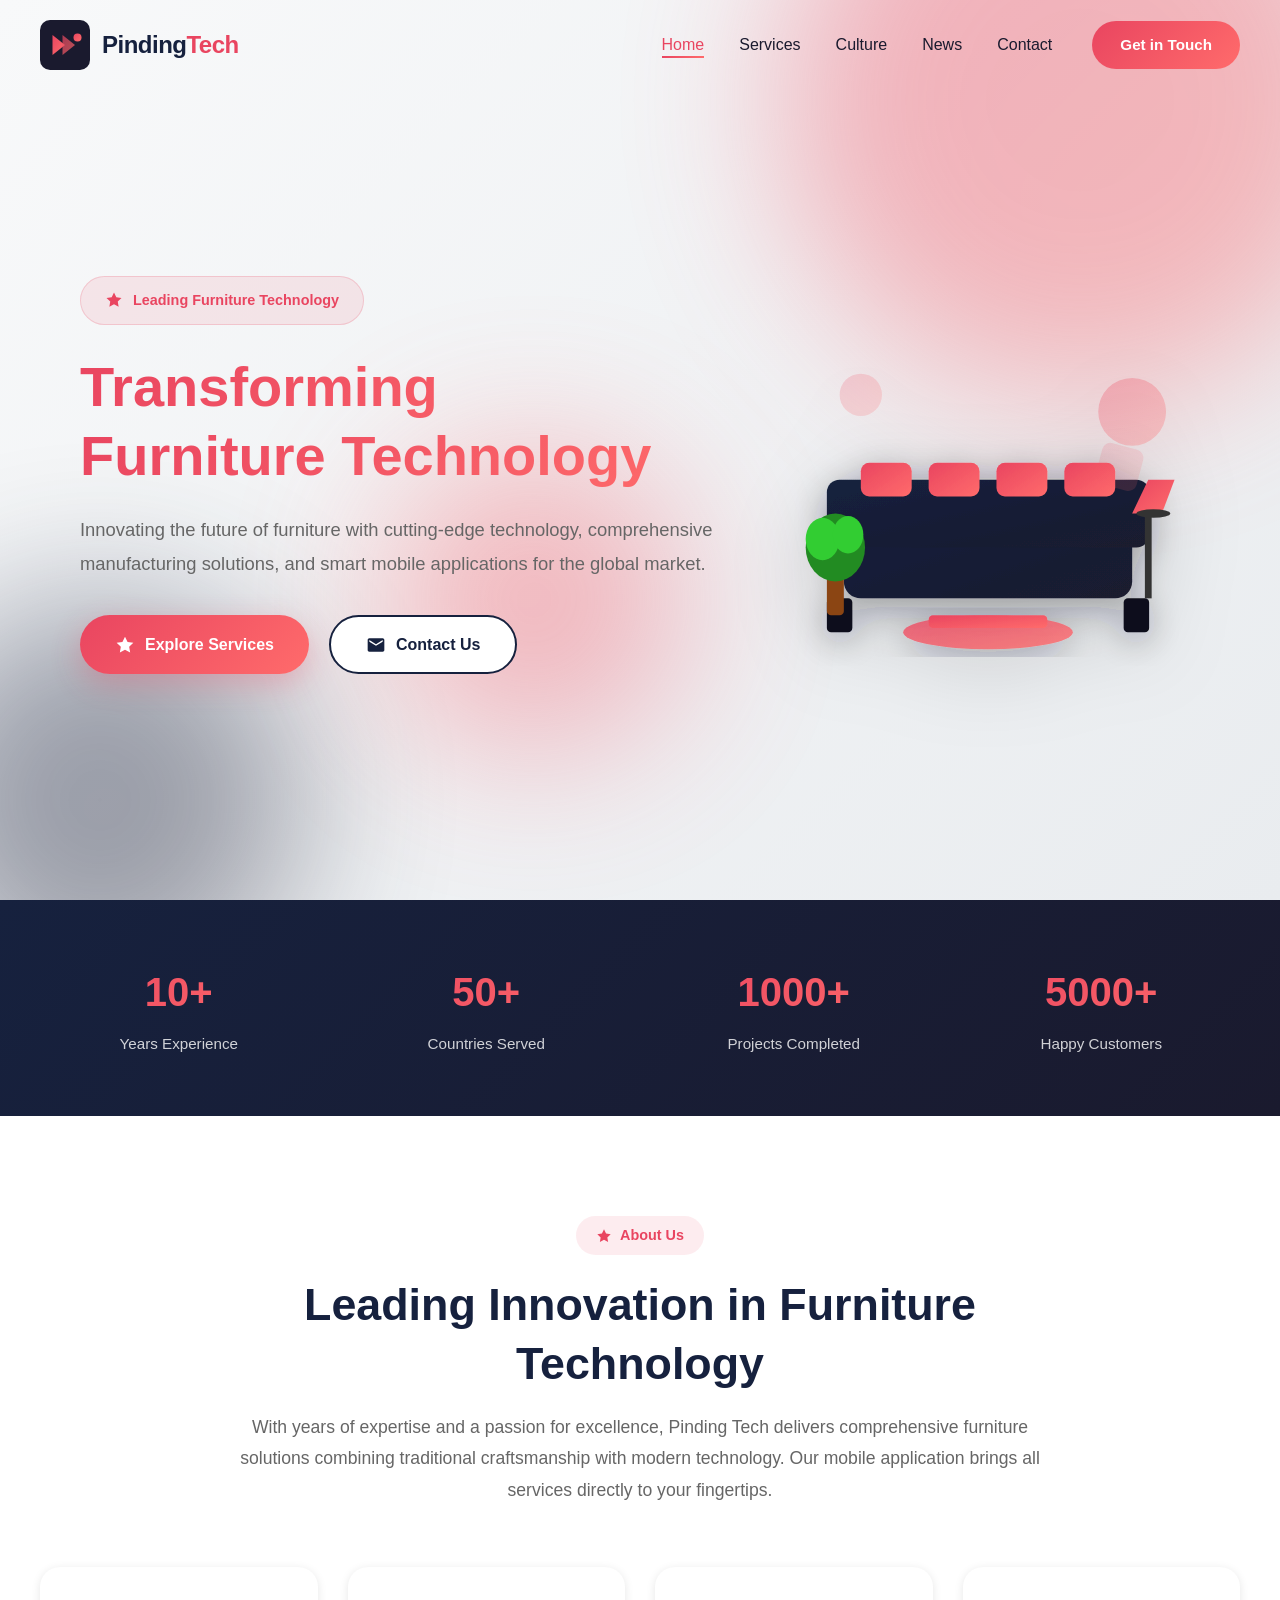
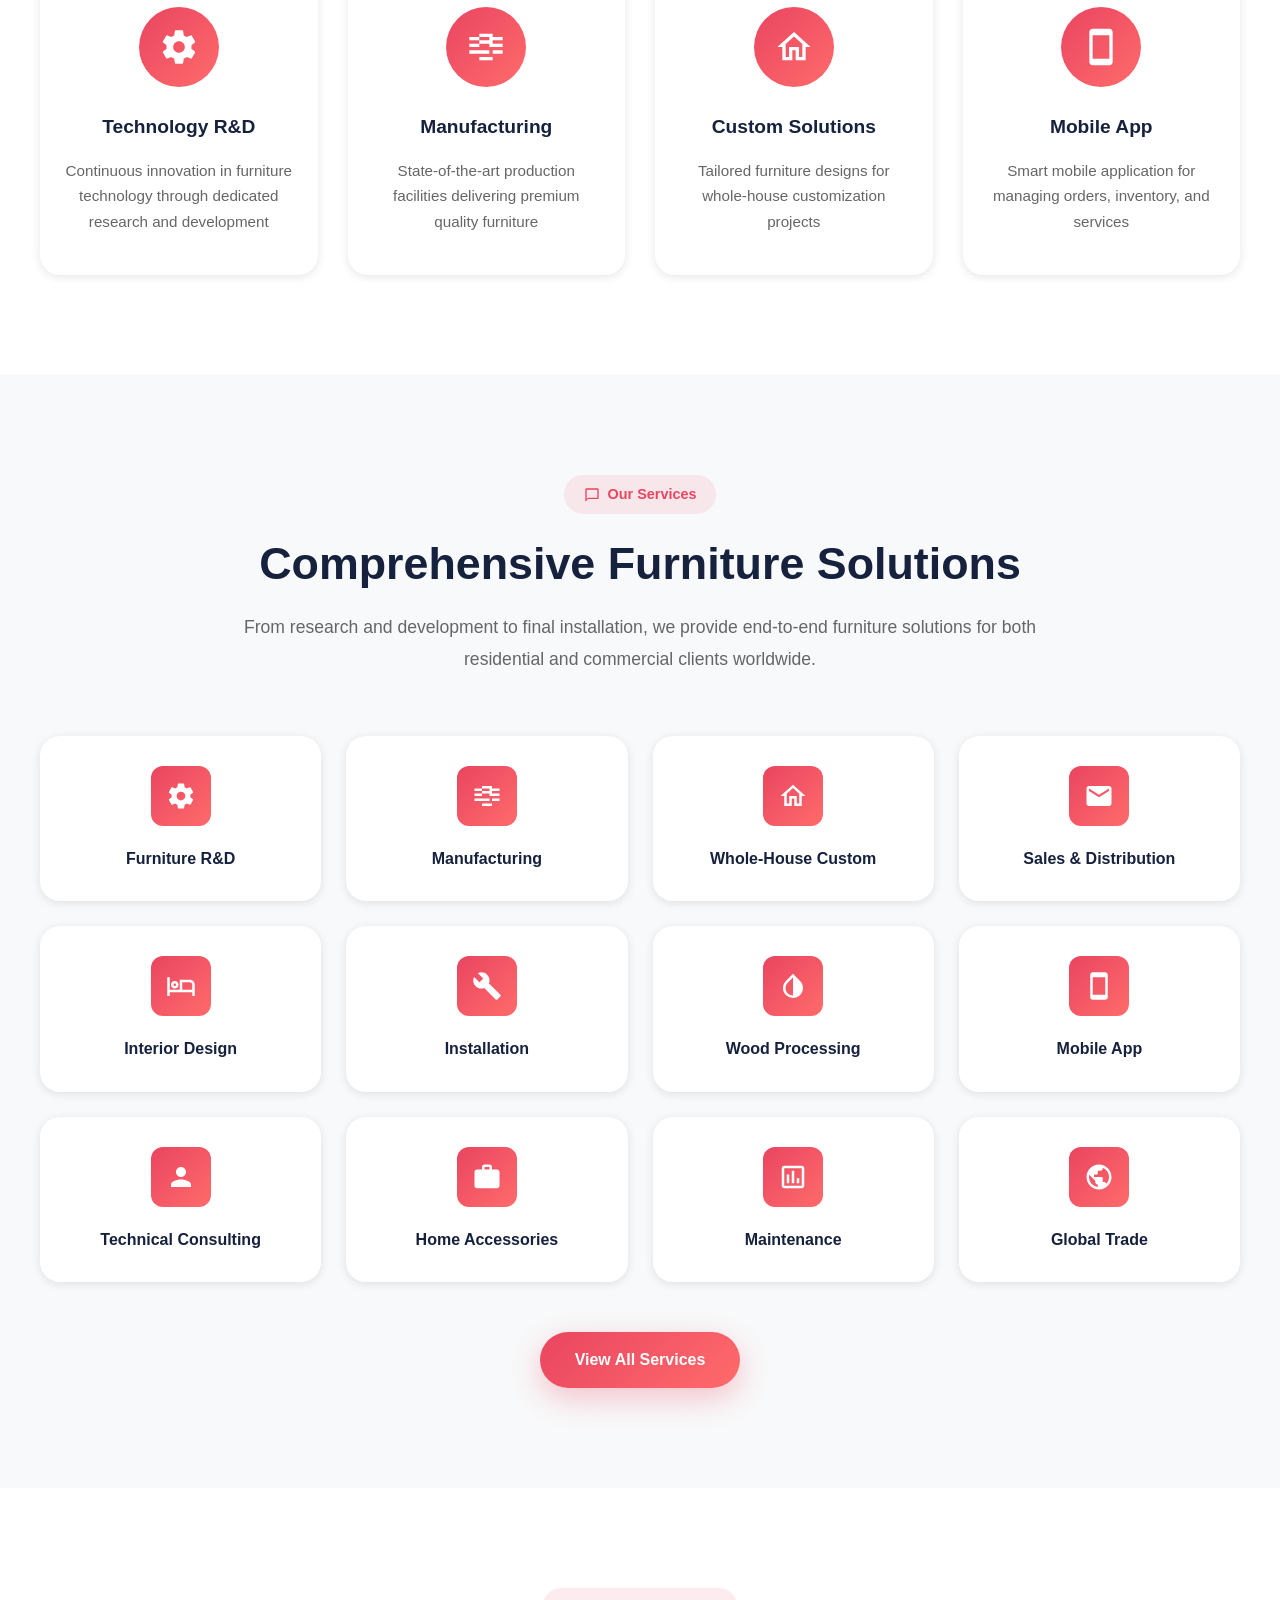
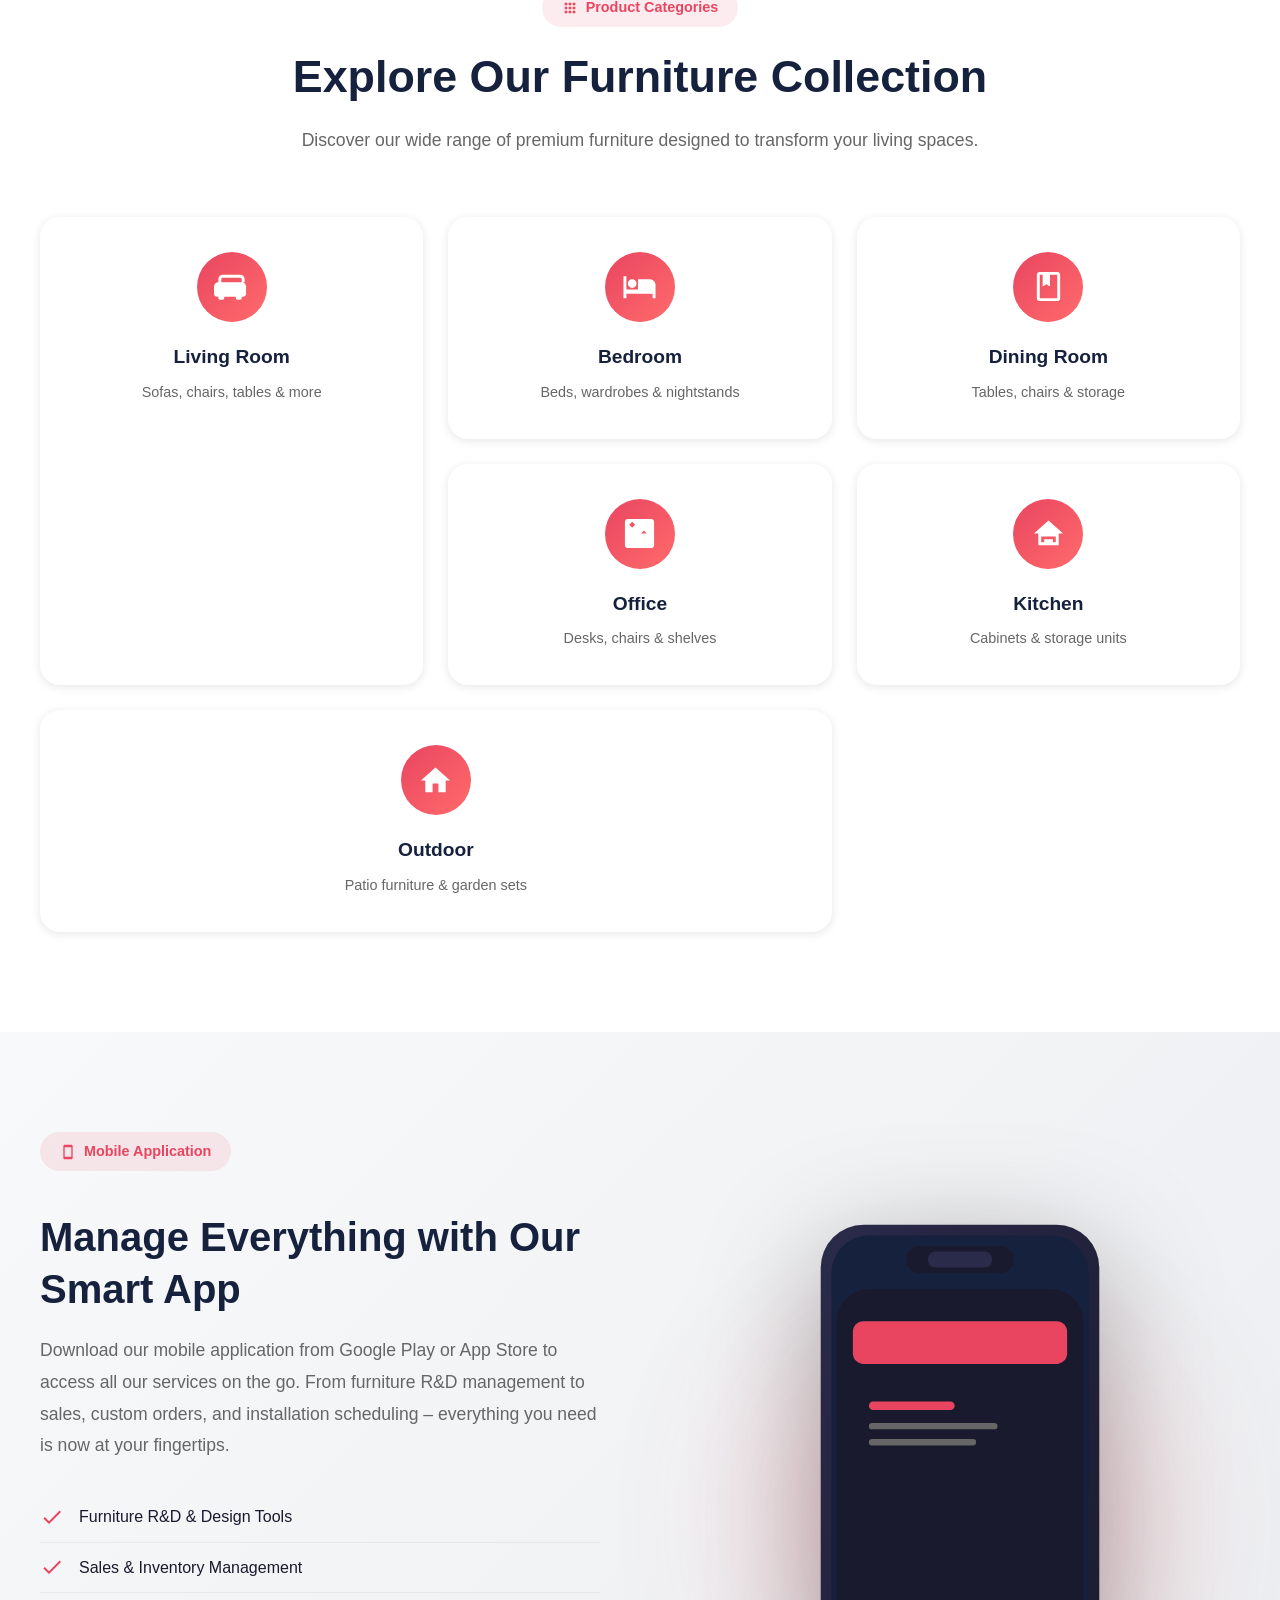
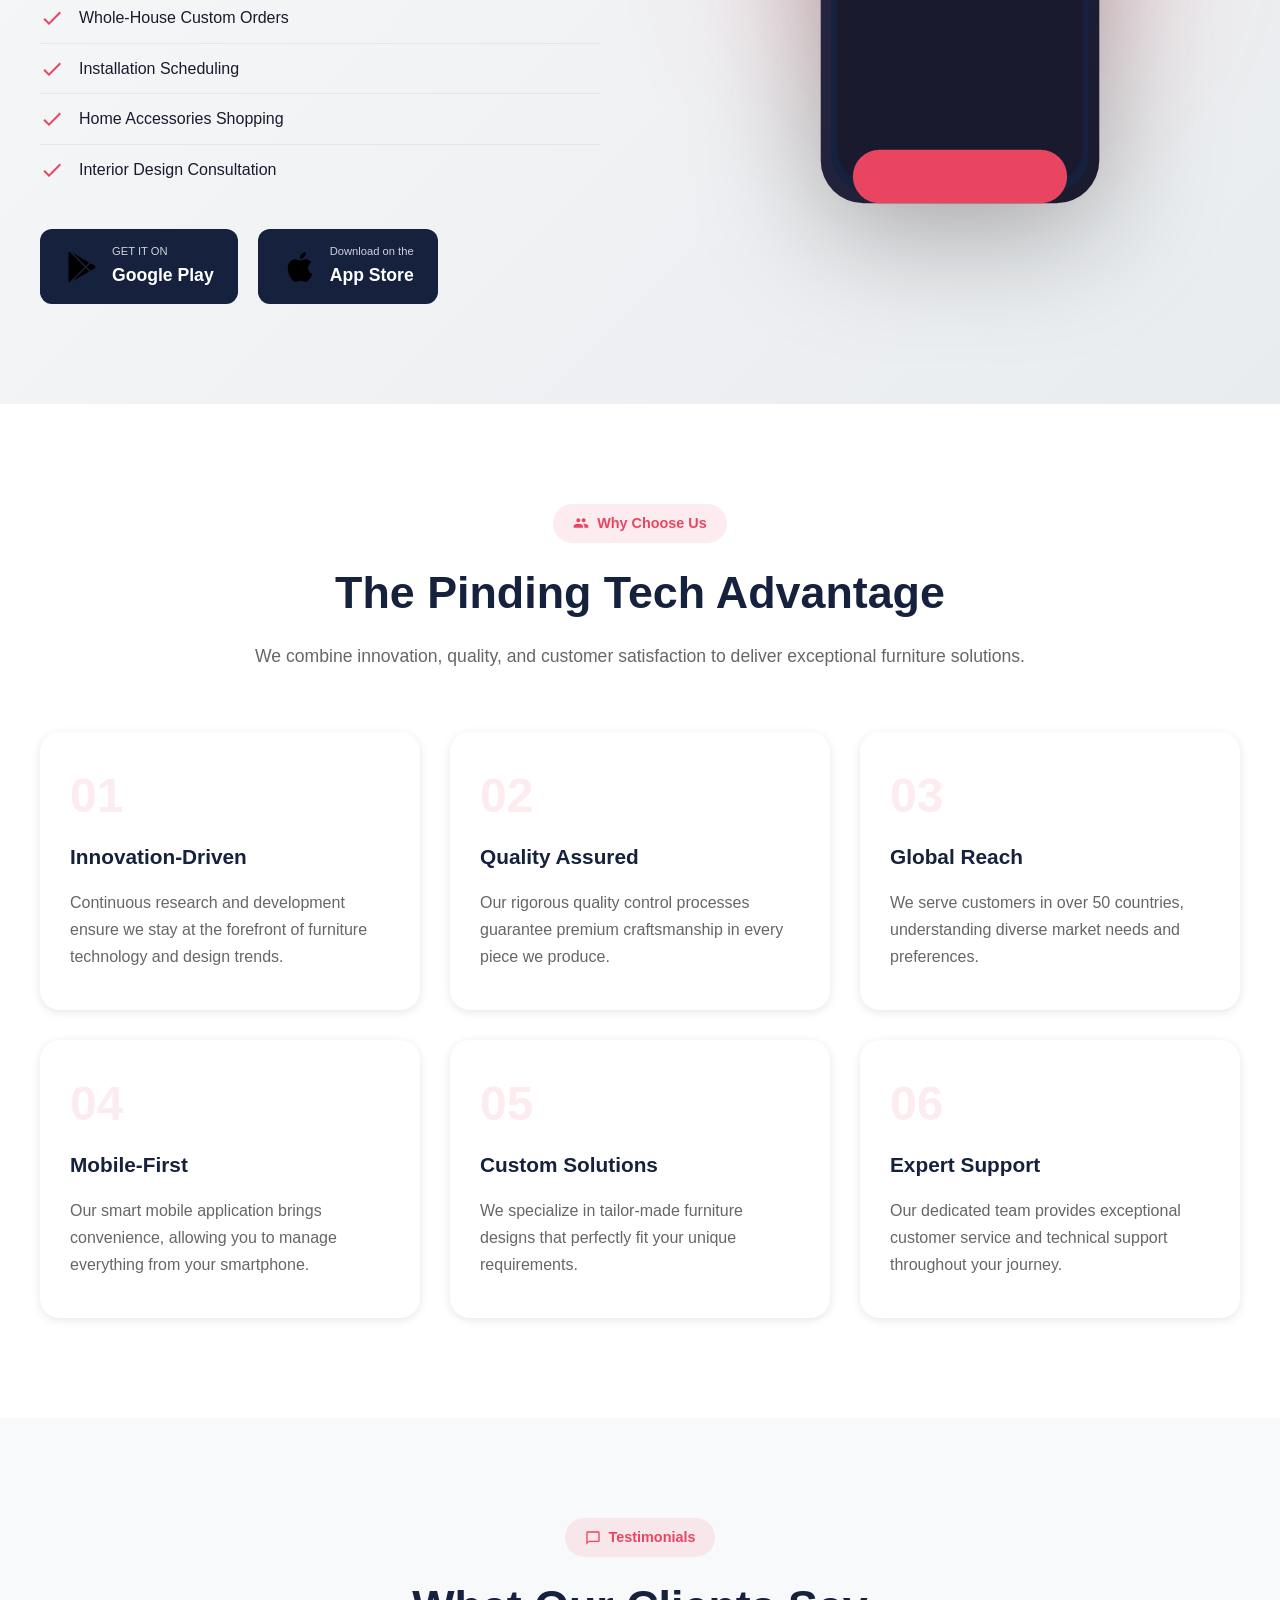
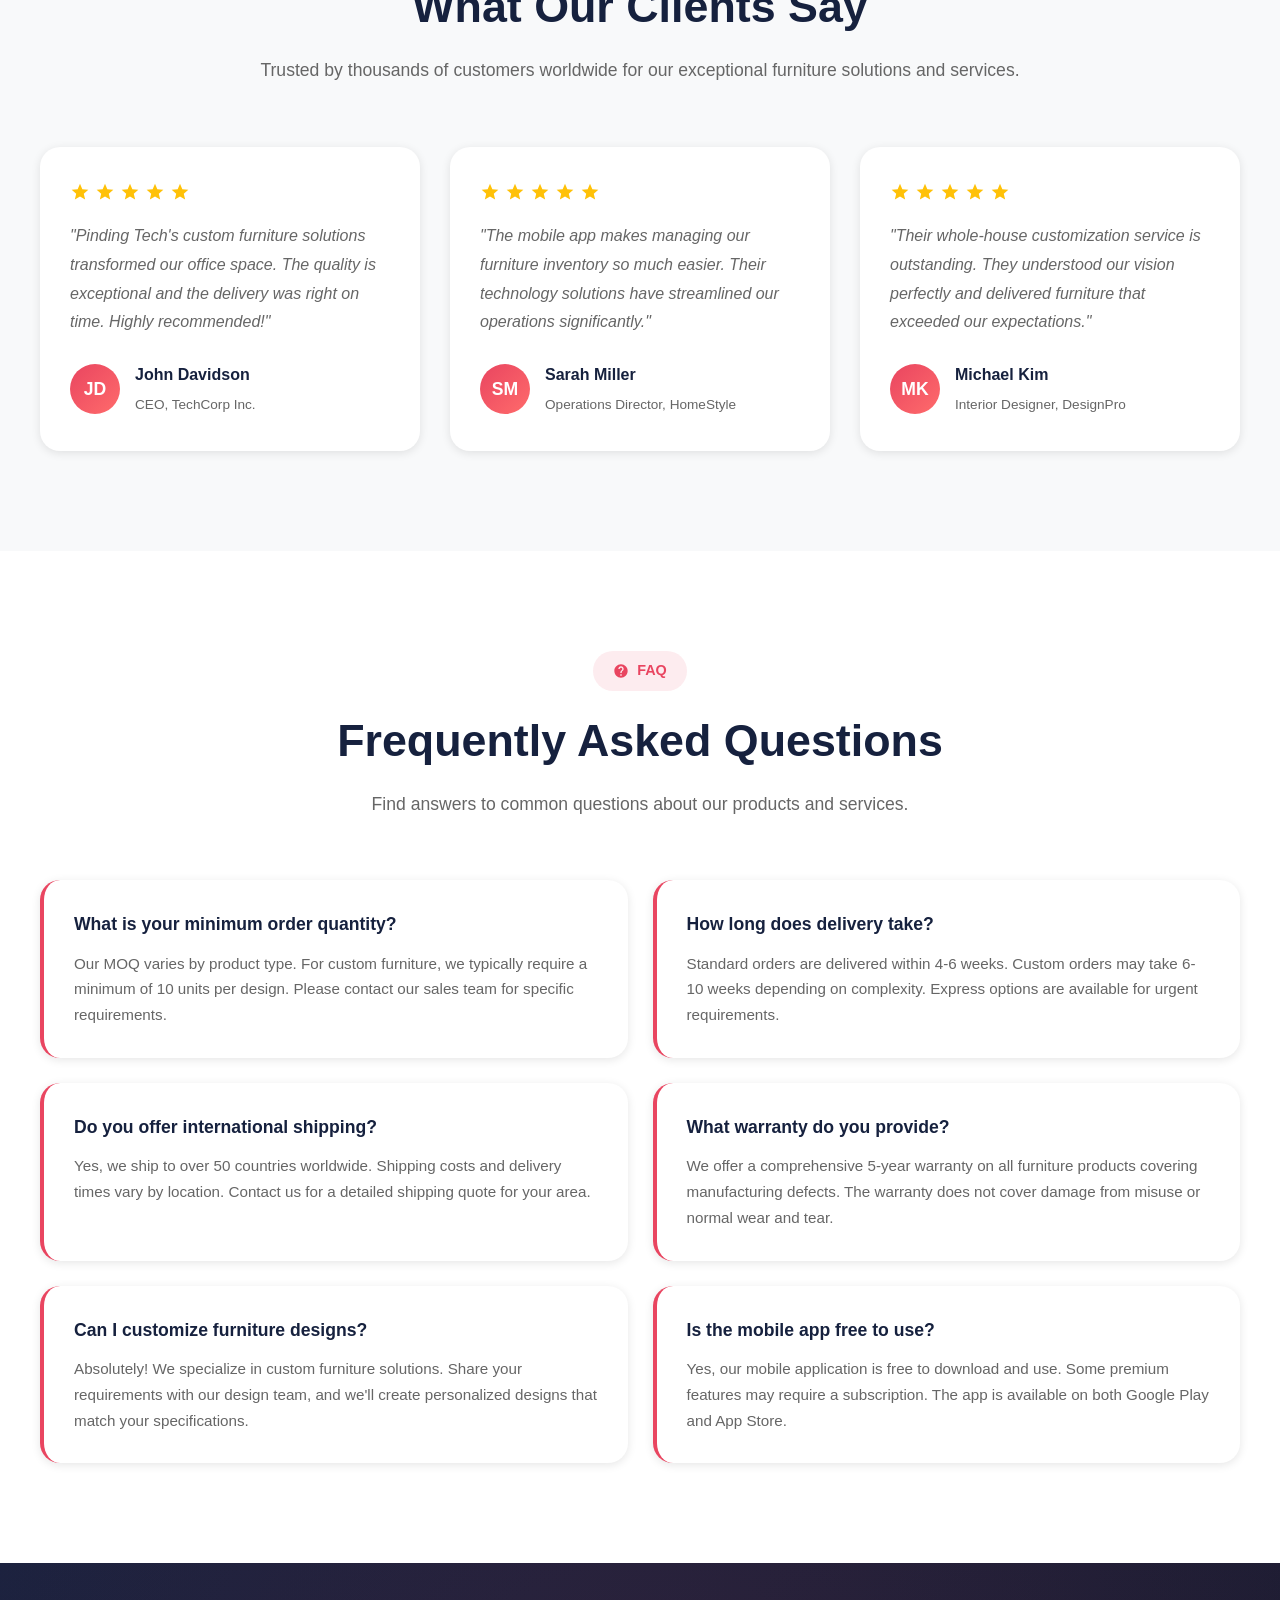
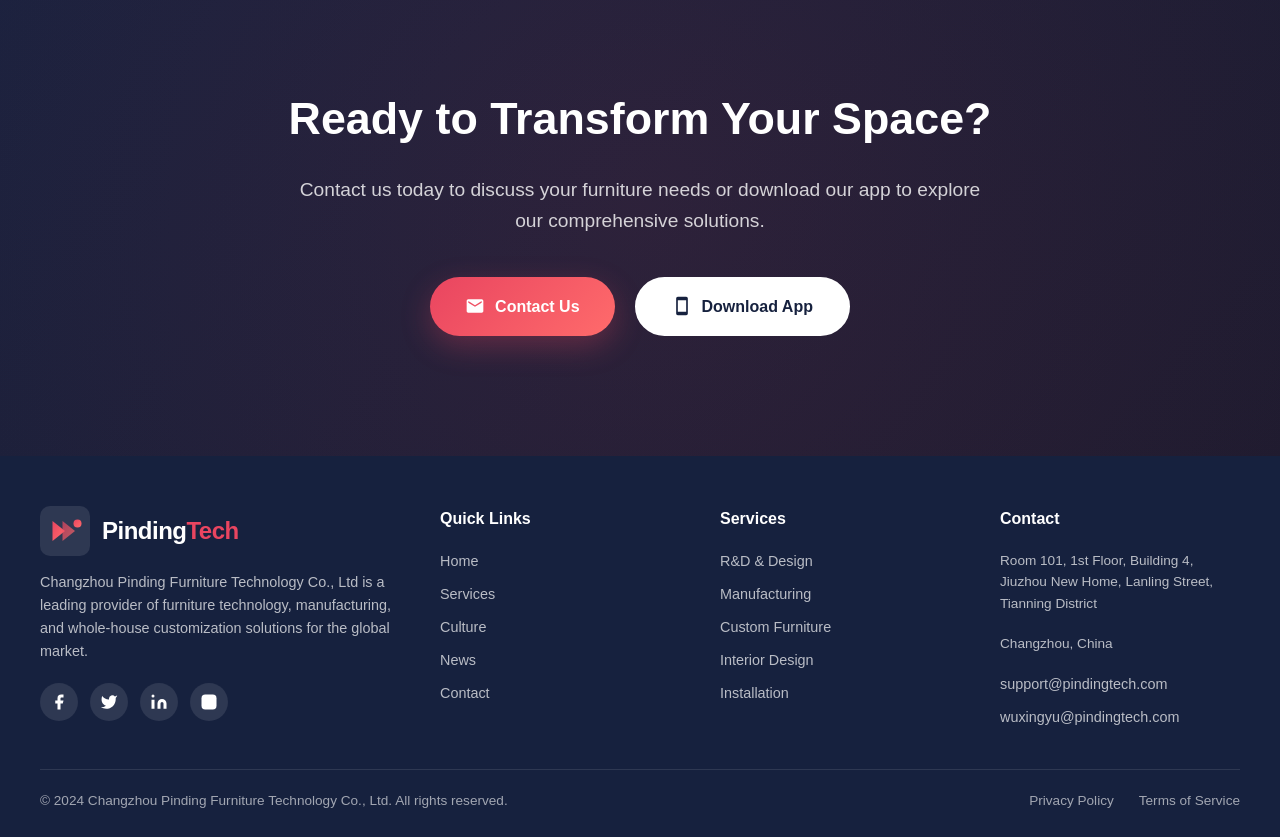
<file: index.html>
<!DOCTYPE html>
<html lang="en">
<head>
  <meta charset="UTF-8">
  <meta name="viewport" content="width=device-width, initial-scale=1.0">
  <meta name="description" content="Pinding Tech - Changzhou Pinding Furniture Technology Co., Ltd. Professional furniture technology R&D, manufacturing, sales, whole-house customization, and mobile app solutions for the global market.">
  <meta name="keywords" content="furniture technology, furniture manufacturing, custom furniture, whole-house customization, interior design, mobile app, home furniture">
  <meta name="author" content="Changzhou Pinding Furniture Technology Co., Ltd">
  <meta name="robots" content="index, follow">
  
  <meta property="og:title" content="Pinding Tech - Furniture Technology Solutions">
  <meta property="og:description" content="Professional furniture technology R&D, manufacturing, sales, whole-house customization, and mobile app solutions for the global market.">
  <meta property="og:type" content="website">
  <meta property="og:url" content="https://pindingtech.com">
  <meta property="og:image" content="https://pindingtech.com/images/og-image.jpg">
  
  <title>Pinding Tech - Furniture Technology Solutions | Custom Furniture & Mobile App</title>
  
  <link rel="canonical" href="https://pindingtech.com">
  <link rel="icon" type="image/svg+xml" href="images/logo.svg">
  <link rel="stylesheet" href="css/styles.css">
  
  <script type="application/ld+json">
  {
    "@context": "https://schema.org",
    "@type": "Organization",
    "name": "Changzhou Pinding Furniture Technology Co., Ltd",
    "alternateName": "Pinding Tech",
    "url": "https://pindingtech.com",
    "logo": "https://pindingtech.com/images/logo.svg",
    "description": "Professional furniture technology R&D, manufacturing, sales, whole-house customization, and mobile app solutions",
    "address": {
      "@type": "PostalAddress",
      "streetAddress": "Room 101, 1st Floor, Building 4, Jiuzhou New Home, Lanling Street, Tianning District",
      "addressLocality": "Changzhou",
      "addressCountry": "CN"
    },
    "contactPoint": {
      "@type": "ContactPoint",
      "email": "support@pindingtech.com",
      "contactType": "customer service"
    }
  }
  </script>
</head>
<body>
  <a href="#main-content" class="skip-link">Skip to main content</a>

  <header class="header">
    <div class="container">
      <a href="index.html" class="logo" aria-label="Pinding Tech Home">
        <svg viewBox="0 0 100 100" aria-hidden="true">
          <defs>
            <linearGradient id="logoGradHeader" x1="0%" y1="0%" x2="100%" y2="100%">
              <stop offset="0%" style="stop-color:#e94560"/>
              <stop offset="100%" style="stop-color:#ff6b6b"/>
            </linearGradient>
          </defs>
          <rect width="100" height="100" rx="20" fill="#1a1a2e"/>
          <path d="M25 70V30l25 20-25 20z" fill="url(#logoGradHeader)"/>
          <path d="M45 70V30l25 20-25 20z" fill="url(#logoGradHeader)" opacity="0.7"/>
          <circle cx="75" cy="35" r="8" fill="url(#logoGradHeader)"/>
        </svg>
        <span class="logo-text">Pinding<span>Tech</span></span>
      </a>
      
      <nav class="nav" aria-label="Main navigation">
        <ul class="nav-list">
          <li><a href="index.html" class="nav-link active">Home</a></li>
          <li><a href="services.html" class="nav-link">Services</a></li>
          <li><a href="culture.html" class="nav-link">Culture</a></li>
          <li><a href="news.html" class="nav-link">News</a></li>
          <li><a href="contact.html" class="nav-link">Contact</a></li>
        </ul>
        <a href="contact.html" class="nav-cta">Get in Touch</a>
      </nav>
      
      <button class="mobile-menu-btn" aria-label="Toggle menu" aria-expanded="false">
        <span></span>
        <span></span>
        <span></span>
      </button>
    </div>
  </header>
  
  <div class="mobile-menu" aria-hidden="true">
    <nav>
      <ul class="nav-list">
        <li><a href="index.html" class="nav-link active">Home</a></li>
        <li><a href="services.html" class="nav-link">Services</a></li>
        <li><a href="culture.html" class="nav-link">Culture</a></li>
        <li><a href="news.html" class="nav-link">News</a></li>
        <li><a href="contact.html" class="nav-link">Contact</a></li>
      </ul>
    </nav>
  </div>

  <main id="main-content">
    <!-- Hero Section -->
    <section class="hero">
      <div class="hero-bg-effects">
        <div class="hero-gradient-orb hero-gradient-orb-1"></div>
        <div class="hero-gradient-orb hero-gradient-orb-2"></div>
        <div class="hero-gradient-orb hero-gradient-orb-3"></div>
      </div>
      <div class="container">
        <div class="hero-content">
          <div class="hero-badge">
            <svg viewBox="0 0 24 24" fill="currentColor"><path d="M12 2L15.09 8.26L22 9.27L17 14.14L18.18 21.02L12 17.77L5.82 21.02L7 14.14L2 9.27L8.91 8.26L12 2Z"/></svg>
            Leading Furniture Technology
          </div>
          <h1 class="hero-title">
            <span class="hero-title-line">Transforming</span>
            <span class="hero-title-line gradient-text">Furniture Technology</span>
          </h1>
          <p class="hero-subtitle">
            Innovating the future of furniture with cutting-edge technology, 
            comprehensive manufacturing solutions, and smart mobile applications 
            for the global market.
          </p>
          <div class="hero-buttons">
            <a href="services.html" class="btn btn-primary">
              <svg width="20" height="20" viewBox="0 0 24 24" fill="currentColor"><path d="M12 2L15.09 8.26L22 9.27L17 14.14L18.18 21.02L12 17.77L5.82 21.02L7 14.14L2 9.27L8.91 8.26L12 2Z"/></svg>
              Explore Services
            </a>
            <a href="contact.html" class="btn btn-secondary">
              <svg width="20" height="20" viewBox="0 0 24 24" fill="currentColor"><path d="M20 4H4c-1.1 0-2 .9-2 2v12c0 1.1.9 2 2 2h16c1.1 0 2-.9 2-2V6c0-1.1-.9-2-2-2zm0 4l-8 5-8-5V6l8 5 8-5v2z"/></svg>
              Contact Us
            </a>
          </div>
        </div>
        
        <div class="hero-visual">
          <div class="hero-graphic-container">
            <svg class="hero-furniture-graphic" viewBox="0 0 500 400">
              <defs>
                <linearGradient id="heroGradMain" x1="0%" y1="0%" x2="100%" y2="100%">
                  <stop offset="0%" style="stop-color:#e94560"/>
                  <stop offset="100%" style="stop-color:#ff6b6b"/>
                </linearGradient>
                <linearGradient id="heroGradDark" x1="0%" y1="0%" x2="100%" y2="100%">
                  <stop offset="0%" style="stop-color:#16213e"/>
                  <stop offset="100%" style="stop-color:#1a1a2e"/>
                </linearGradient>
                <filter id="heroShadow" x="-20%" y="-20%" width="140%" height="140%">
                  <feDropShadow dx="0" dy="10" stdDeviation="20" flood-color="#1a1a2e" flood-opacity="0.3"/>
                </filter>
              </defs>
              
              <!-- Sofa -->
              <g filter="url(#heroShadow)">
                <rect x="80" y="200" width="340" height="120" rx="20" fill="url(#heroGradDark)"/>
                <rect x="60" y="180" width="380" height="80" rx="15" fill="url(#heroGradDark)"/>
                <rect x="100" y="160" width="60" height="40" rx="10" fill="url(#heroGradMain)"/>
                <rect x="180" y="160" width="60" height="40" rx="10" fill="url(#heroGradMain)"/>
                <rect x="260" y="160" width="60" height="40" rx="10" fill="url(#heroGradMain)"/>
                <rect x="340" y="160" width="60" height="40" rx="10" fill="url(#heroGradMain)"/>
                <rect x="60" y="320" width="30" height="40" rx="5" fill="#0a0a1a"/>
                <rect x="410" y="320" width="30" height="40" rx="5" fill="#0a0a1a"/>
              </g>
              
              <!-- Coffee Table -->
              <g filter="url(#heroShadow)">
                <ellipse cx="250" cy="360" rx="100" ry="20" fill="url(#heroGradMain)" opacity="0.8"/>
                <rect x="180" y="340" width="140" height="15" rx="5" fill="url(#heroGradMain)"/>
              </g>
              
              <!-- Decorative Elements -->
              <circle cx="420" cy="100" r="40" fill="url(#heroGradMain)" opacity="0.3"/>
              <circle cx="100" cy="80" r="25" fill="url(#heroGradMain)" opacity="0.2"/>
              <rect x="380" y="140" width="50" height="50" rx="10" fill="url(#heroGradMain)" opacity="0.15" transform="rotate(15 405 165)"/>
              
              <!-- Plant -->
              <g>
                <rect x="60" y="280" width="20" height="60" rx="5" fill="#8B4513"/>
                <ellipse cx="70" cy="260" rx="35" ry="40" fill="#228B22"/>
                <ellipse cx="55" cy="250" rx="20" ry="25" fill="#32CD32"/>
                <ellipse cx="85" cy="245" rx="18" ry="22" fill="#32CD32"/>
              </g>
              
              <!-- Lamp -->
              <g>
                <rect x="435" y="220" width="8" height="100" fill="#333"/>
                <path d="M420 220 L439 180 L470 180 L455 220 Z" fill="url(#heroGradMain)"/>
                <ellipse cx="445" cy="220" rx="20" ry="5" fill="#333"/>
              </g>
            </svg>
          </div>
        </div>
      </div>
    </section>

    <!-- Stats Bar -->
    <section class="stats-bar">
      <div class="container">
        <div class="stats-bar-grid">
          <div class="stats-bar-item">
            <span class="stats-bar-number">10+</span>
            <span class="stats-bar-label">Years Experience</span>
          </div>
          <div class="stats-bar-item">
            <span class="stats-bar-number">50+</span>
            <span class="stats-bar-label">Countries Served</span>
          </div>
          <div class="stats-bar-item">
            <span class="stats-bar-number">1000+</span>
            <span class="stats-bar-label">Projects Completed</span>
          </div>
          <div class="stats-bar-item">
            <span class="stats-bar-number">5000+</span>
            <span class="stats-bar-label">Happy Customers</span>
          </div>
        </div>
      </div>
    </section>

    <!-- About Section -->
    <section class="section">
      <div class="container">
        <div class="section-header animate-on-scroll">
          <span class="section-badge">
            <svg width="16" height="16" viewBox="0 0 24 24" fill="currentColor"><path d="M12 2L15.09 8.26L22 9.27L17 14.14L18.18 21.02L12 17.77L5.82 21.02L7 14.14L2 9.27L8.91 8.26L12 2Z"/></svg>
            About Us
          </span>
          <h2 class="section-title">Leading Innovation in Furniture Technology</h2>
          <p class="section-text">
            With years of expertise and a passion for excellence, Pinding Tech delivers comprehensive furniture solutions 
            combining traditional craftsmanship with modern technology. Our mobile application brings all services directly to your fingertips.
          </p>
        </div>
        
        <div class="features-grid">
          <div class="feature-card animate-on-scroll">
            <div class="feature-icon">
              <svg viewBox="0 0 24 24"><path d="M19.43 12.98c.04-.32.07-.64.07-.98s-.03-.66-.07-.98l2.11-1.65c.19-.15.24-.42.12-.64l-2-3.46c-.12-.22-.39-.3-.61-.22l-2.49 1c-.52-.4-1.08-.73-1.69-.98l-.38-2.65C14.46 2.18 14.25 2 14 2h-4c-.25 0-.46.18-.49.42l-.38 2.65c-.61.25-1.17.59-1.69.98l-2.49-1c-.23-.09-.49 0-.61.22l-2 3.46c-.13.22-.07.49.12.64l2.11 1.65c-.04.32-.07.65-.07.98s.03.66.07.98l-2.11 1.65c-.19.15-.24.42-.12.64l2 3.46c.12.22.39.3.61.22l2.49-1c.52.4 1.08.73 1.69.98l.38 2.65c.03.24.24.42.49.42h4c.25 0 .46-.18.49-.42l.38-2.65c.61-.25 1.17-.59 1.69-.98l2.49 1c.23.09.49 0 .61-.22l2-3.46c.12-.22.07-.49-.12-.64l-2.11-1.65zM12 15.5c-1.93 0-3.5-1.57-3.5-3.5s1.57-3.5 3.5-3.5 3.5 1.57 3.5 3.5-1.57 3.5-3.5 3.5z"/></svg>
            </div>
            <h4>Technology R&D</h4>
            <p>Continuous innovation in furniture technology through dedicated research and development</p>
          </div>
          
          <div class="feature-card animate-on-scroll">
            <div class="feature-icon">
              <svg viewBox="0 0 24 24"><path d="M22 8V6H2v2h20zm0 4v-2H2v2h20zm0 4v-2H2v2h20zm-6 4H8v-2h8v2zm0-4h-2v-2h2v2zm0-4h-2V8h2v2zm0-4h-2V4h2v2zm0 4H8V4h8v2z"/></svg>
            </div>
            <h4>Manufacturing</h4>
            <p>State-of-the-art production facilities delivering premium quality furniture</p>
          </div>
          
          <div class="feature-card animate-on-scroll">
            <div class="feature-icon">
              <svg viewBox="0 0 24 24"><path d="M12 3L2 12h3v8h6v-6h2v6h6v-8h3L12 3zm5 15h-2v-6H9v6H7v-7.81l5-4.5 5 4.5V18z"/></svg>
            </div>
            <h4>Custom Solutions</h4>
            <p>Tailored furniture designs for whole-house customization projects</p>
          </div>
          
          <div class="feature-card animate-on-scroll">
            <div class="feature-icon">
              <svg viewBox="0 0 24 24"><path d="M17 1.01L7 1c-1.1 0-2 .9-2 2v18c0 1.1.9 2 2 2h10c1.1 0 2-.9 2-2V3c0-1.1-.9-1.99-2-1.99zM17 19H7V5h10v14z"/></svg>
            </div>
            <h4>Mobile App</h4>
            <p>Smart mobile application for managing orders, inventory, and services</p>
          </div>
        </div>
      </div>
    </section>

    <!-- Services Section -->
    <section class="section section-light">
      <div class="container">
        <div class="section-header animate-on-scroll">
          <span class="section-badge">
            <svg width="16" height="16" viewBox="0 0 24 24" fill="currentColor"><path d="M20 2H4c-1.1 0-2 .9-2 2v18l4-4h14c1.1 0 2-.9 2-2V4c0-1.1-.9-2-2-2zm0 14H6l-2 2V4h16v12z"/></svg>
            Our Services
          </span>
          <h2 class="section-title">Comprehensive Furniture Solutions</h2>
          <p class="section-text">
            From research and development to final installation, we provide end-to-end furniture solutions 
            for both residential and commercial clients worldwide.
          </p>
        </div>
        
        <div class="services-preview-grid">
          <div class="preview-card animate-on-scroll">
            <div class="preview-icon">
              <svg viewBox="0 0 24 24"><path d="M19.43 12.98c.04-.32.07-.64.07-.98s-.03-.66-.07-.98l2.11-1.65c.19-.15.24-.42.12-.64l-2-3.46c-.12-.22-.39-.3-.61-.22l-2.49 1c-.52-.4-1.08-.73-1.69-.98l-.38-2.65C14.46 2.18 14.25 2 14 2h-4c-.25 0-.46.18-.49.42l-.38 2.65c-.61.25-1.17.59-1.69.98l-2.49-1c-.23-.09-.49 0-.61.22l-2 3.46c-.13.22-.07.49.12.64l2.11 1.65c-.04.32-.07.65-.07.98s.03.66.07.98l-2.11 1.65c-.19.15-.24.42-.12.64l2 3.46c.12.22.39.3.61.22l2.49-1c.52.4 1.08.73 1.69.98l.38 2.65c.03.24.24.42.49.42h4c.25 0 .46-.18.49-.42l.38-2.65c.61-.25 1.17-.59 1.69-.98l2.49 1c.23.09.49 0 .61-.22l2-3.46c.12-.22.07-.49-.12-.64l-2.11-1.65zM12 15.5c-1.93 0-3.5-1.57-3.5-3.5s1.57-3.5 3.5-3.5 3.5 1.57 3.5 3.5-1.57 3.5-3.5 3.5z"/></svg>
            </div>
            <h5>Furniture R&D</h5>
          </div>
          
          <div class="preview-card animate-on-scroll">
            <div class="preview-icon">
              <svg viewBox="0 0 24 24"><path d="M22 8V6H2v2h20zm0 4v-2H2v2h20zm0 4v-2H2v2h20zm-6 4H8v-2h8v2zm0-4h-2v-2h2v2zm0-4h-2V8h2v2zm0-4h-2V4h2v2zm0 4H8V4h8v2z"/></svg>
            </div>
            <h5>Manufacturing</h5>
          </div>
          
          <div class="preview-card animate-on-scroll">
            <div class="preview-icon">
              <svg viewBox="0 0 24 24"><path d="M12 3L2 12h3v8h6v-6h2v6h6v-8h3L12 3zm5 15h-2v-6H9v6H7v-7.81l5-4.5 5 4.5V18z"/></svg>
            </div>
            <h5>Whole-House Custom</h5>
          </div>
          
          <div class="preview-card animate-on-scroll">
            <div class="preview-icon">
              <svg viewBox="0 0 24 24"><path d="M20 4H4c-1.1 0-1.99.9-1.99 2L2 18c0 1.1.9 2 2 2h16c1.1 0 2-.9 2-2V6c0-1.1-.9-2-2-2zm0 4l-8 5-8-5V6l8 5 8-5v2z"/></svg>
            </div>
            <h5>Sales & Distribution</h5>
          </div>
          
          <div class="preview-card animate-on-scroll">
            <div class="preview-icon">
              <svg viewBox="0 0 24 24"><path d="M7 14c1.66 0 3-1.34 3-3S8.66 8 7 8s-3 1.34-3 3 1.34 3 3 3zm0-4c.55 0 1 .45 1 1s-.45 1-1 1-1-.45-1-1 .45-1 1-1zm12-3h-8v8H3V5H1v15h2v-3h18v3h2v-9c0-2.21-1.79-4-4-4zm2 8h-8V9h6c1.1 0 2 .9 2 2v4z"/></svg>
            </div>
            <h5>Interior Design</h5>
          </div>
          
          <div class="preview-card animate-on-scroll">
            <div class="preview-icon">
              <svg viewBox="0 0 24 24"><path d="M22.7 19l-9.1-9.1c.9-2.3.4-5-1.5-6.9-2-2-5-2.4-7.4-1.3L9 6 6 9 1.6 4.7C.4 7.1.9 10.1 2.9 12.1c1.9 1.9 4.6 2.4 6.9 1.5l9.1 9.1c.4.4 1 .4 1.4 0l2.3-2.3c.5-.4.5-1.1.1-1.4z"/></svg>
            </div>
            <h5>Installation</h5>
          </div>
          
          <div class="preview-card animate-on-scroll">
            <div class="preview-icon">
              <svg viewBox="0 0 24 24"><path d="M17.66 7.93L12 2.27 6.34 7.93c-3.12 3.12-3.12 8.19 0 11.31A7.98 7.98 0 0012 21.58c2.05 0 4.1-.78 5.66-2.34 3.12-3.12 3.12-8.19 0-11.31zM12 19.59c-1.6 0-3.11-.62-4.24-1.76C6.62 16.69 6 15.19 6 13.59s.62-3.11 1.76-4.24L12 5.1v14.49z"/></svg>
            </div>
            <h5>Wood Processing</h5>
          </div>
          
          <div class="preview-card animate-on-scroll">
            <div class="preview-icon">
              <svg viewBox="0 0 24 24"><path d="M17 1.01L7 1c-1.1 0-2 .9-2 2v18c0 1.1.9 2 2 2h10c1.1 0 2-.9 2-2V3c0-1.1-.9-1.99-2-1.99zM17 19H7V5h10v14z"/></svg>
            </div>
            <h5>Mobile App</h5>
          </div>
          
          <div class="preview-card animate-on-scroll">
            <div class="preview-icon">
              <svg viewBox="0 0 24 24"><path d="M12 12c2.21 0 4-1.79 4-4s-1.79-4-4-4-4 1.79-4 4 1.79 4 4 4zm0 2c-2.67 0-8 1.34-8 4v2h16v-2c0-2.66-5.33-4-8-4z"/></svg>
            </div>
            <h5>Technical Consulting</h5>
          </div>
          
          <div class="preview-card animate-on-scroll">
            <div class="preview-icon">
              <svg viewBox="0 0 24 24"><path d="M20 6h-4V4c0-1.11-.89-2-2-2h-4c-1.11 0-2 .89-2 2v2H4c-1.11 0-1.99.89-1.99 2L2 19c0 1.11.89 2 2 2h16c1.11 0 2-.89 2-2V8c0-1.11-.89-2-2-2zm-6 0h-4V4h4v2z"/></svg>
            </div>
            <h5>Home Accessories</h5>
          </div>
          
          <div class="preview-card animate-on-scroll">
            <div class="preview-icon">
              <svg viewBox="0 0 24 24"><path d="M19 3H5c-1.1 0-2 .9-2 2v14c0 1.1.9 2 2 2h14c1.1 0 2-.9 2-2V5c0-1.1-.9-2-2-2zm0 16H5V5h14v14zM7 10h2v7H7zm4-3h2v10h-2zm4 6h2v4h-2z"/></svg>
            </div>
            <h5>Maintenance</h5>
          </div>
          
          <div class="preview-card animate-on-scroll">
            <div class="preview-icon">
              <svg viewBox="0 0 24 24"><path d="M12 2C6.48 2 2 6.48 2 12s4.48 10 10 10 10-4.48 10-10S17.52 2 12 2zm-1 17.93c-3.95-.49-7-3.85-7-7.93 0-.62.08-1.21.21-1.79L9 15v1c0 1.1.9 2 2 2v1.93zm6.9-2.54c-.26-.81-1-1.39-1.9-1.39h-1v-3c0-.55-.45-1-1-1H8v-2h2c.55 0 1-.45 1-1V7h2c1.1 0 2-.9 2-2v-.41c2.93 1.19 5 4.06 5 7.41 0 2.08-.8 3.97-2.1 5.39z"/></svg>
            </div>
            <h5>Global Trade</h5>
          </div>
        </div>
        
        <div class="text-center" style="margin-top: 50px;">
          <a href="services.html" class="btn btn-primary">View All Services</a>
        </div>
      </div>
    </section>

    <!-- Product Categories Section -->
    <section class="section">
      <div class="container">
        <div class="section-header animate-on-scroll">
          <span class="section-badge">
            <svg width="16" height="16" viewBox="0 0 24 24" fill="currentColor"><path d="M4 8h4V4H4v4zm6 12h4v-4h-4v4zm-6 0h4v-4H4v4zm0-6h4v-4H4v4zm6 0h4v-4h-4v4zm6-10v4h4V4h-4zm-6 4h4V4h-4v4zm6 6h4v-4h-4v4zm0 6h4v-4h-4v4z"/></svg>
            Product Categories
          </span>
          <h2 class="section-title">Explore Our Furniture Collection</h2>
          <p class="section-text">
            Discover our wide range of premium furniture designed to transform your living spaces.
          </p>
        </div>
        
        <div class="category-grid">
          <div class="category-card category-card-large animate-on-scroll">
            <div class="category-icon-wrapper">
              <svg viewBox="0 0 24 24"><path d="M21 9V7c0-1.65-1.35-3-3-3H6C4.35 4 3 5.35 3 7v2c-1.65 0-3 1.35-3 3v5c0 1.1.9 2 2 2h1v1c0 .55.45 1 1 1h2c.55 0 1-.45 1-1v-1h8v1c0 .55.45 1 1 1h2c.55 0 1-.45 1-1v-1h1c1.1 0 2-.9 2-2v-5c0-1.65-1.35-3-3-3zM5 7c0-.55.45-1 1-1h12c.55 0 1 .45 1 1v2H5V7z"/></svg>
            </div>
            <h4>Living Room</h4>
            <p>Sofas, chairs, tables & more</p>
          </div>
          
          <div class="category-card animate-on-scroll">
            <div class="category-icon-wrapper">
              <svg viewBox="0 0 24 24"><path d="M7 13c1.66 0 3-1.34 3-3S8.66 7 7 7s-3 1.34-3 3 1.34 3 3 3zm12-6h-8v7H3V5H1v15h2v-3h18v3h2v-9c0-2.21-1.79-4-4-4z"/></svg>
            </div>
            <h4>Bedroom</h4>
            <p>Beds, wardrobes & nightstands</p>
          </div>
          
          <div class="category-card animate-on-scroll">
            <div class="category-icon-wrapper">
              <svg viewBox="0 0 24 24"><path d="M18 2H6c-1.1 0-2 .9-2 2v16c0 1.1.9 2 2 2h12c1.1 0 2-.9 2-2V4c0-1.1-.9-2-2-2zm0 18H6V4h2v8l2.5-1.5L13 12V4h5v16z"/></svg>
            </div>
            <h4>Dining Room</h4>
            <p>Tables, chairs & storage</p>
          </div>
          
          <div class="category-card animate-on-scroll">
            <div class="category-icon-wrapper">
              <svg viewBox="0 0 24 24"><path d="M20 2H4c-1.1 0-2 .9-2 2v16c0 1.1.9 2 2 2h16c1.1 0 2-.9 2-2V4c0-1.1-.9-2-2-2zM9 6l-2 2-2-2 2-2 2 2zm0 10v-4l2 2 2-2-2-2-2 2v4h-2zm4 0v-2l-2 2-2-2-2 2 2 2v2h4zm0-4H9l2-2 2 2 2-2 2 2z"/></svg>
            </div>
            <h4>Office</h4>
            <p>Desks, chairs & shelves</p>
          </div>
          
          <div class="category-card animate-on-scroll">
            <div class="category-icon-wrapper">
              <svg viewBox="0 0 24 24"><path d="M12 3L2 12h3v8h14v-8h3L12 3zm5 15h-2v-2H9v2H7v-4h10v4z"/></svg>
            </div>
            <h4>Kitchen</h4>
            <p>Cabinets & storage units</p>
          </div>
          
          <div class="category-card category-card-wide animate-on-scroll">
            <div class="category-icon-wrapper">
              <svg viewBox="0 0 24 24"><path d="M10 20v-6h4v6h5v-8h3L12 3 2 12h3v8h5z"/></svg>
            </div>
            <h4>Outdoor</h4>
            <p>Patio furniture & garden sets</p>
          </div>
        </div>
      </div>
    </section>

    <!-- Mobile App Section -->
    <section class="section section-light app-promo">
      <div class="container">
        <div class="app-promo-content">
          <div class="app-promo-text">
            <span class="section-badge">
              <svg width="16" height="16" viewBox="0 0 24 24" fill="currentColor"><path d="M17 1.01L7 1c-1.1 0-2 .9-2 2v18c0 1.1.9 2 2 2h10c1.1 0 2-.9 2-2V3c0-1.1-.9-1.99-2-1.99zM17 19H7V5h10v14z"/></svg>
              Mobile Application
            </span>
            <h2>Manage Everything with Our Smart App</h2>
            <p>
              Download our mobile application from Google Play or App Store to access all our services on the go. 
              From furniture R&D management to sales, custom orders, and installation scheduling – everything you need 
              is now at your fingertips.
            </p>
            
            <ul class="app-features-list">
              <li>
                <svg viewBox="0 0 24 24"><path d="M9 16.17L4.83 12l-1.42 1.41L9 19 21 7l-1.41-1.41z"/></svg>
                Furniture R&D & Design Tools
              </li>
              <li>
                <svg viewBox="0 0 24 24"><path d="M9 16.17L4.83 12l-1.42 1.41L9 19 21 7l-1.41-1.41z"/></svg>
                Sales & Inventory Management
              </li>
              <li>
                <svg viewBox="0 0 24 24"><path d="M9 16.17L4.83 12l-1.42 1.41L9 19 21 7l-1.41-1.41z"/></svg>
                Whole-House Custom Orders
              </li>
              <li>
                <svg viewBox="0 0 24 24"><path d="M9 16.17L4.83 12l-1.42 1.41L9 19 21 7l-1.41-1.41z"/></svg>
                Installation Scheduling
              </li>
              <li>
                <svg viewBox="0 0 24 24"><path d="M9 16.17L4.83 12l-1.42 1.41L9 19 21 7l-1.41-1.41z"/></svg>
                Home Accessories Shopping
              </li>
              <li>
                <svg viewBox="0 0 24 24"><path d="M9 16.17L4.83 12l-1.42 1.41L9 19 21 7l-1.41-1.41z"/></svg>
                Interior Design Consultation
              </li>
            </ul>
            
            <div class="app-stores-badges">
              <a href="#" class="store-badge" aria-label="Google Play">
                <svg viewBox="0 0 24 24">
                  <path d="M3.609 1.814L13.792 12 3.61 22.186a.996.996 0 01-.61-.92V2.734a1 1 0 01.609-.92zm10.89 10.893l2.302 2.302-10.937 6.333 8.635-8.635zm3.199-3.198l2.807 1.626a1 1 0 010 1.73l-2.808 1.626L15.206 12l2.492-2.491zM5.864 2.658L16.8 8.99l-2.302 2.302-8.634-8.634z"/>
                </svg>
                <div class="store-badge-text">
                  <span>GET IT ON</span>
                  <strong>Google Play</strong>
                </div>
              </a>
              
              <a href="#" class="store-badge" aria-label="App Store">
                <svg viewBox="0 0 24 24">
                  <path d="M18.71 19.5c-.83 1.24-1.71 2.45-3.05 2.47-1.34.03-1.77-.79-3.29-.79-1.53 0-2 .77-3.27.82-1.31.05-2.3-1.32-3.14-2.53C4.25 17 2.94 12.45 4.7 9.39c.87-1.52 2.43-2.48 4.12-2.51 1.28-.02 2.5.87 3.29.87.78 0 2.26-1.07 3.81-.91.65.03 2.47.26 3.64 1.98-.09.06-2.17 1.28-2.15 3.81.03 3.02 2.65 4.03 2.68 4.04-.03.07-.42 1.44-1.38 2.83M13 3.5c.73-.83 1.94-1.46 2.94-1.5.13 1.17-.34 2.35-1.04 3.19-.69.85-1.83 1.51-2.95 1.42-.15-1.15.41-2.35 1.05-3.11z"/>
                </svg>
                <div class="store-badge-text">
                  <span>Download on the</span>
                  <strong>App Store</strong>
                </div>
              </a>
            </div>
          </div>
          
          <div class="app-promo-visual">
            <div class="phone-mockup-container">
              <div class="phone-glow"></div>
              <svg class="phone-frame" viewBox="0 0 280 560">
                <defs>
                  <linearGradient id="phoneGrad" x1="0%" y1="0%" x2="100%" y2="100%">
                    <stop offset="0%" style="stop-color:#2a2a4a"/>
                    <stop offset="100%" style="stop-color:#1a1a2e"/>
                  </linearGradient>
                </defs>
                <rect x="10" y="10" width="260" height="540" rx="40" fill="url(#phoneGrad)"/>
                <rect x="20" y="20" width="240" height="520" rx="35" fill="#16213e"/>
                <rect x="90" y="30" width="100" height="25" rx="12" fill="#1a1a2e"/>
                <rect x="110" y="35" width="60" height="15" rx="7" fill="#2a2a4a"/>
                <rect x="25" y="70" width="230" height="460" rx="30" fill="#1a1a2e"/>
                
                <!-- App Screen Content -->
                <rect x="40" y="100" width="200" height="40" rx="10" fill="#e94560"/>
                <rect x="40" y="160" width="200" height="80" rx="15" fill="#1a1a2e"/>
                <rect x="55" y="175" width="80" height="8" rx="4" fill="#e94560"/>
                <rect x="55" y="195" width="120" height="6" rx="3" fill="#666"/>
                <rect x="55" y="210" width="100" height="6" rx="3" fill="#666"/>
                
                <rect x="40" y="260" width="95" height="100" rx="15" fill="#1a1a2e"/>
                <rect x="145" y="260" width="95" height="100" rx="15" fill="#1a1a2e"/>
                <rect x="40" y="380" width="95" height="100" rx="15" fill="#1a1a2e"/>
                <rect x="145" y="380" width="95" height="100" rx="15" fill="#1a1a2e"/>
                
                <rect x="40" y="500" width="200" height="50" rx="25" fill="#e94560"/>
              </svg>
            </div>
          </div>
        </div>
      </div>
    </section>

    <!-- Why Choose Us -->
    <section class="section">
      <div class="container">
        <div class="section-header animate-on-scroll">
          <span class="section-badge">
            <svg width="16" height="16" viewBox="0 0 24 24" fill="currentColor"><path d="M16 11c1.66 0 2.99-1.34 2.99-3S17.66 5 16 5c-1.66 0-3 1.34-3 3s1.34 3 3 3zm-8 0c1.66 0 2.99-1.34 2.99-3S9.66 5 8 5C6.34 5 5 6.34 5 8s1.34 3 3 3zm0 2c-2.33 0-7 1.17-7 3.5V19h14v-2.5c0-2.33-4.67-3.5-7-3.5zm8 0c-.29 0-.62.02-.97.05 1.16.84 1.97 1.97 1.97 3.45V19h6v-2.5c0-2.33-4.67-3.5-7-3.5z"/></svg>
            Why Choose Us
          </span>
          <h2 class="section-title">The Pinding Tech Advantage</h2>
          <p class="section-text">
            We combine innovation, quality, and customer satisfaction to deliver exceptional furniture solutions.
          </p>
        </div>
        
        <div class="advantages-grid">
          <div class="advantage-card animate-on-scroll">
            <div class="advantage-number">01</div>
            <h4>Innovation-Driven</h4>
            <p>Continuous research and development ensure we stay at the forefront of furniture technology and design trends.</p>
          </div>
          
          <div class="advantage-card animate-on-scroll">
            <div class="advantage-number">02</div>
            <h4>Quality Assured</h4>
            <p>Our rigorous quality control processes guarantee premium craftsmanship in every piece we produce.</p>
          </div>
          
          <div class="advantage-card animate-on-scroll">
            <div class="advantage-number">03</div>
            <h4>Global Reach</h4>
            <p>We serve customers in over 50 countries, understanding diverse market needs and preferences.</p>
          </div>
          
          <div class="advantage-card animate-on-scroll">
            <div class="advantage-number">04</div>
            <h4>Mobile-First</h4>
            <p>Our smart mobile application brings convenience, allowing you to manage everything from your smartphone.</p>
          </div>
          
          <div class="advantage-card animate-on-scroll">
            <div class="advantage-number">05</div>
            <h4>Custom Solutions</h4>
            <p>We specialize in tailor-made furniture designs that perfectly fit your unique requirements.</p>
          </div>
          
          <div class="advantage-card animate-on-scroll">
            <div class="advantage-number">06</div>
            <h4>Expert Support</h4>
            <p>Our dedicated team provides exceptional customer service and technical support throughout your journey.</p>
          </div>
        </div>
      </div>
    </section>

    <!-- Testimonials Section -->
    <section class="section section-light">
      <div class="container">
        <div class="section-header animate-on-scroll">
          <span class="section-badge">
            <svg width="16" height="16" viewBox="0 0 24 24" fill="currentColor"><path d="M20 2H4c-1.1 0-2 .9-2 2v18l4-4h14c1.1 0 2-.9 2-2V4c0-1.1-.9-2-2-2zm0 14H6l-2 2V4h16v12z"/></svg>
            Testimonials
          </span>
          <h2 class="section-title">What Our Clients Say</h2>
          <p class="section-text">
            Trusted by thousands of customers worldwide for our exceptional furniture solutions and services.
          </p>
        </div>
        
        <div class="testimonials-grid">
          <div class="testimonial-card animate-on-scroll">
            <div class="testimonial-stars">
              <svg viewBox="0 0 24 24"><path d="M12 17.27L18.18 21l-1.64-7.03L22 9.24l-7.19-.61L12 2 9.19 8.63 2 9.24l5.46 4.73L5.82 21z"/></svg>
              <svg viewBox="0 0 24 24"><path d="M12 17.27L18.18 21l-1.64-7.03L22 9.24l-7.19-.61L12 2 9.19 8.63 2 9.24l5.46 4.73L5.82 21z"/></svg>
              <svg viewBox="0 0 24 24"><path d="M12 17.27L18.18 21l-1.64-7.03L22 9.24l-7.19-.61L12 2 9.19 8.63 2 9.24l5.46 4.73L5.82 21z"/></svg>
              <svg viewBox="0 0 24 24"><path d="M12 17.27L18.18 21l-1.64-7.03L22 9.24l-7.19-.61L12 2 9.19 8.63 2 9.24l5.46 4.73L5.82 21z"/></svg>
              <svg viewBox="0 0 24 24"><path d="M12 17.27L18.18 21l-1.64-7.03L22 9.24l-7.19-.61L12 2 9.19 8.63 2 9.24l5.46 4.73L5.82 21z"/></svg>
            </div>
            <p class="testimonial-text">"Pinding Tech's custom furniture solutions transformed our office space. The quality is exceptional and the delivery was right on time. Highly recommended!"</p>
            <div class="testimonial-author">
              <div class="testimonial-avatar">JD</div>
              <div class="testimonial-info">
                <strong>John Davidson</strong>
                <span>CEO, TechCorp Inc.</span>
              </div>
            </div>
          </div>
          
          <div class="testimonial-card animate-on-scroll">
            <div class="testimonial-stars">
              <svg viewBox="0 0 24 24"><path d="M12 17.27L18.18 21l-1.64-7.03L22 9.24l-7.19-.61L12 2 9.19 8.63 2 9.24l5.46 4.73L5.82 21z"/></svg>
              <svg viewBox="0 0 24 24"><path d="M12 17.27L18.18 21l-1.64-7.03L22 9.24l-7.19-.61L12 2 9.19 8.63 2 9.24l5.46 4.73L5.82 21z"/></svg>
              <svg viewBox="0 0 24 24"><path d="M12 17.27L18.18 21l-1.64-7.03L22 9.24l-7.19-.61L12 2 9.19 8.63 2 9.24l5.46 4.73L5.82 21z"/></svg>
              <svg viewBox="0 0 24 24"><path d="M12 17.27L18.18 21l-1.64-7.03L22 9.24l-7.19-.61L12 2 9.19 8.63 2 9.24l5.46 4.73L5.82 21z"/></svg>
              <svg viewBox="0 0 24 24"><path d="M12 17.27L18.18 21l-1.64-7.03L22 9.24l-7.19-.61L12 2 9.19 8.63 2 9.24l5.46 4.73L5.82 21z"/></svg>
            </div>
            <p class="testimonial-text">"The mobile app makes managing our furniture inventory so much easier. Their technology solutions have streamlined our operations significantly."</p>
            <div class="testimonial-author">
              <div class="testimonial-avatar">SM</div>
              <div class="testimonial-info">
                <strong>Sarah Miller</strong>
                <span>Operations Director, HomeStyle</span>
              </div>
            </div>
          </div>
          
          <div class="testimonial-card animate-on-scroll">
            <div class="testimonial-stars">
              <svg viewBox="0 0 24 24"><path d="M12 17.27L18.18 21l-1.64-7.03L22 9.24l-7.19-.61L12 2 9.19 8.63 2 9.24l5.46 4.73L5.82 21z"/></svg>
              <svg viewBox="0 0 24 24"><path d="M12 17.27L18.18 21l-1.64-7.03L22 9.24l-7.19-.61L12 2 9.19 8.63 2 9.24l5.46 4.73L5.82 21z"/></svg>
              <svg viewBox="0 0 24 24"><path d="M12 17.27L18.18 21l-1.64-7.03L22 9.24l-7.19-.61L12 2 9.19 8.63 2 9.24l5.46 4.73L5.82 21z"/></svg>
              <svg viewBox="0 0 24 24"><path d="M12 17.27L18.18 21l-1.64-7.03L22 9.24l-7.19-.61L12 2 9.19 8.63 2 9.24l5.46 4.73L5.82 21z"/></svg>
              <svg viewBox="0 0 24 24"><path d="M12 17.27L18.18 21l-1.64-7.03L22 9.24l-7.19-.61L12 2 9.19 8.63 2 9.24l5.46 4.73L5.82 21z"/></svg>
            </div>
            <p class="testimonial-text">"Their whole-house customization service is outstanding. They understood our vision perfectly and delivered furniture that exceeded our expectations."</p>
            <div class="testimonial-author">
              <div class="testimonial-avatar">MK</div>
              <div class="testimonial-info">
                <strong>Michael Kim</strong>
                <span>Interior Designer, DesignPro</span>
              </div>
            </div>
          </div>
        </div>
      </div>
    </section>

    <!-- FAQ Section -->
    <section class="section">
      <div class="container">
        <div class="section-header animate-on-scroll">
          <span class="section-badge">
            <svg width="16" height="16" viewBox="0 0 24 24" fill="currentColor"><path d="M12 2C6.48 2 2 6.48 2 12s4.48 10 10 10 10-4.48 10-10S17.52 2 12 2zm1 17h-2v-2h2v2zm2.07-7.75l-.9.92C13.45 12.9 13 13.5 13 15h-2v-.5c0-1.1.45-2.1 1.17-2.83l1.24-1.26c.37-.36.59-.86.59-1.41 0-1.1-.9-2-2-2s-2 .9-2 2H8c0-2.21 1.79-4 4-4s4 1.79 4 4c0 .88-.36 1.68-.93 2.25z"/></svg>
            FAQ
          </span>
          <h2 class="section-title">Frequently Asked Questions</h2>
          <p class="section-text">
            Find answers to common questions about our products and services.
          </p>
        </div>
        
        <div class="faq-grid">
          <div class="faq-item animate-on-scroll">
            <h4>What is your minimum order quantity?</h4>
            <p>Our MOQ varies by product type. For custom furniture, we typically require a minimum of 10 units per design. Please contact our sales team for specific requirements.</p>
          </div>
          
          <div class="faq-item animate-on-scroll">
            <h4>How long does delivery take?</h4>
            <p>Standard orders are delivered within 4-6 weeks. Custom orders may take 6-10 weeks depending on complexity. Express options are available for urgent requirements.</p>
          </div>
          
          <div class="faq-item animate-on-scroll">
            <h4>Do you offer international shipping?</h4>
            <p>Yes, we ship to over 50 countries worldwide. Shipping costs and delivery times vary by location. Contact us for a detailed shipping quote for your area.</p>
          </div>
          
          <div class="faq-item animate-on-scroll">
            <h4>What warranty do you provide?</h4>
            <p>We offer a comprehensive 5-year warranty on all furniture products covering manufacturing defects. The warranty does not cover damage from misuse or normal wear and tear.</p>
          </div>
          
          <div class="faq-item animate-on-scroll">
            <h4>Can I customize furniture designs?</h4>
            <p>Absolutely! We specialize in custom furniture solutions. Share your requirements with our design team, and we'll create personalized designs that match your specifications.</p>
          </div>
          
          <div class="faq-item animate-on-scroll">
            <h4>Is the mobile app free to use?</h4>
            <p>Yes, our mobile application is free to download and use. Some premium features may require a subscription. The app is available on both Google Play and App Store.</p>
          </div>
        </div>
      </div>
    </section>

    <!-- CTA Section -->
    <section class="cta-section">
      <div class="container">
        <div class="cta-content animate-on-scroll">
          <h2>Ready to Transform Your Space?</h2>
          <p>Contact us today to discuss your furniture needs or download our app to explore our comprehensive solutions.</p>
          <div class="cta-buttons">
            <a href="contact.html" class="btn btn-primary">
              <svg width="20" height="20" viewBox="0 0 24 24" fill="currentColor"><path d="M20 4H4c-1.1 0-2 .9-2 2v12c0 1.1.9 2 2 2h16c1.1 0 2-.9 2-2V6c0-1.1-.9-2-2-2zm0 4l-8 5-8-5V6l8 5 8-5v2z"/></svg>
              Contact Us
            </a>
            <a href="#" class="btn btn-secondary-white">
              <svg width="20" height="20" viewBox="0 0 24 24" fill="currentColor"><path d="M17 1.01L7 1c-1.1 0-2 .9-2 2v18c0 1.1.9 2 2 2h10c1.1 0 2-.9 2-2V3c0-1.1-.9-1.99-2-1.99zM17 19H7V5h10v14z"/></svg>
              Download App
            </a>
          </div>
        </div>
      </div>
    </section>
  </main>

  <footer class="footer">
    <div class="container">
      <div class="footer-grid">
        <div class="footer-brand">
          <a href="index.html" class="logo">
            <svg viewBox="0 0 100 100">
              <defs>
                <linearGradient id="footerLogoGrad" x1="0%" y1="0%" x2="100%" y2="100%">
                  <stop offset="0%" style="stop-color:#e94560"/>
                  <stop offset="100%" style="stop-color:#ff6b6b"/>
                </linearGradient>
              </defs>
              <rect width="100" height="100" rx="20" fill="rgba(255,255,255,0.1)"/>
              <path d="M25 70V30l25 20-25 20z" fill="url(#footerLogoGrad)"/>
              <path d="M45 70V30l25 20-25 20z" fill="url(#footerLogoGrad)" opacity="0.7"/>
              <circle cx="75" cy="35" r="8" fill="url(#footerLogoGrad)"/>
            </svg>
            <span class="logo-text">Pinding<span>Tech</span></span>
          </a>
          <p>
            Changzhou Pinding Furniture Technology Co., Ltd is a leading provider of furniture technology, 
            manufacturing, and whole-house customization solutions for the global market.
          </p>
          <div class="footer-social">
            <a href="#" class="social-link" aria-label="Facebook">
              <svg viewBox="0 0 24 24"><path d="M18 2h-3a5 5 0 00-5 5v3H7v4h3v8h4v-8h3l1-4h-4V7a1 1 0 011-1h3z"/></svg>
            </a>
            <a href="#" class="social-link" aria-label="Twitter">
              <svg viewBox="0 0 24 24"><path d="M23 3a10.9 10.9 0 01-3.14 1.53 4.48 4.48 0 00-7.86 3v1A10.66 10.66 0 013 4s-4 9 5 13a11.64 11.64 0 01-7 2c9 5 20 0 20-11.5a4.5 4.5 0 00-.08-.83A7.72 7.72 0 0023 3z"/></svg>
            </a>
            <a href="#" class="social-link" aria-label="LinkedIn">
              <svg viewBox="0 0 24 24"><path d="M16 8a6 6 0 016 6v7h-4v-7a2 2 0 00-2-2 2 2 0 00-2 2v7h-4v-7a6 6 0 016-6zM2 9h4v12H2zM4 6a2 2 0 100-4 2 2 0 000 4z"/></svg>
            </a>
            <a href="#" class="social-link" aria-label="Instagram">
              <svg viewBox="0 0 24 24"><rect x="2" y="2" width="20" height="20" rx="5" ry="5"/><path d="M16 11.37A4 4 0 1112.63 8 4 4 0 0116 11.37zM17.5 6.5h.01"/></svg>
            </a>
          </div>
        </div>
        
        <div class="footer-column">
          <h5>Quick Links</h5>
          <nav class="footer-links">
            <a href="index.html">Home</a>
            <a href="services.html">Services</a>
            <a href="culture.html">Culture</a>
            <a href="news.html">News</a>
            <a href="contact.html">Contact</a>
          </nav>
        </div>
        
        <div class="footer-column">
          <h5>Services</h5>
          <nav class="footer-links">
            <a href="services.html">R&D & Design</a>
            <a href="services.html">Manufacturing</a>
            <a href="services.html">Custom Furniture</a>
            <a href="services.html">Interior Design</a>
            <a href="services.html">Installation</a>
          </nav>
        </div>
        
        <div class="footer-column">
          <h5>Contact</h5>
          <div class="footer-links">
            <p>Room 101, 1st Floor, Building 4, Jiuzhou New Home, Lanling Street, Tianning District</p>
            <p>Changzhou, China</p>
            <a href="mailto:support@pindingtech.com">support@pindingtech.com</a>
            <a href="mailto:wuxingyu@pindingtech.com">wuxingyu@pindingtech.com</a>
          </div>
        </div>
      </div>
      
      <div class="footer-bottom">
        <p>© 2024 Changzhou Pinding Furniture Technology Co., Ltd. All rights reserved.</p>
        <div class="footer-legal">
          <a href="privacy.html">Privacy Policy</a>
          <a href="terms.html">Terms of Service</a>
        </div>
      </div>
    </div>
  </footer>

  <script src="js/main.js"></script>
</body>
</html>
</file>
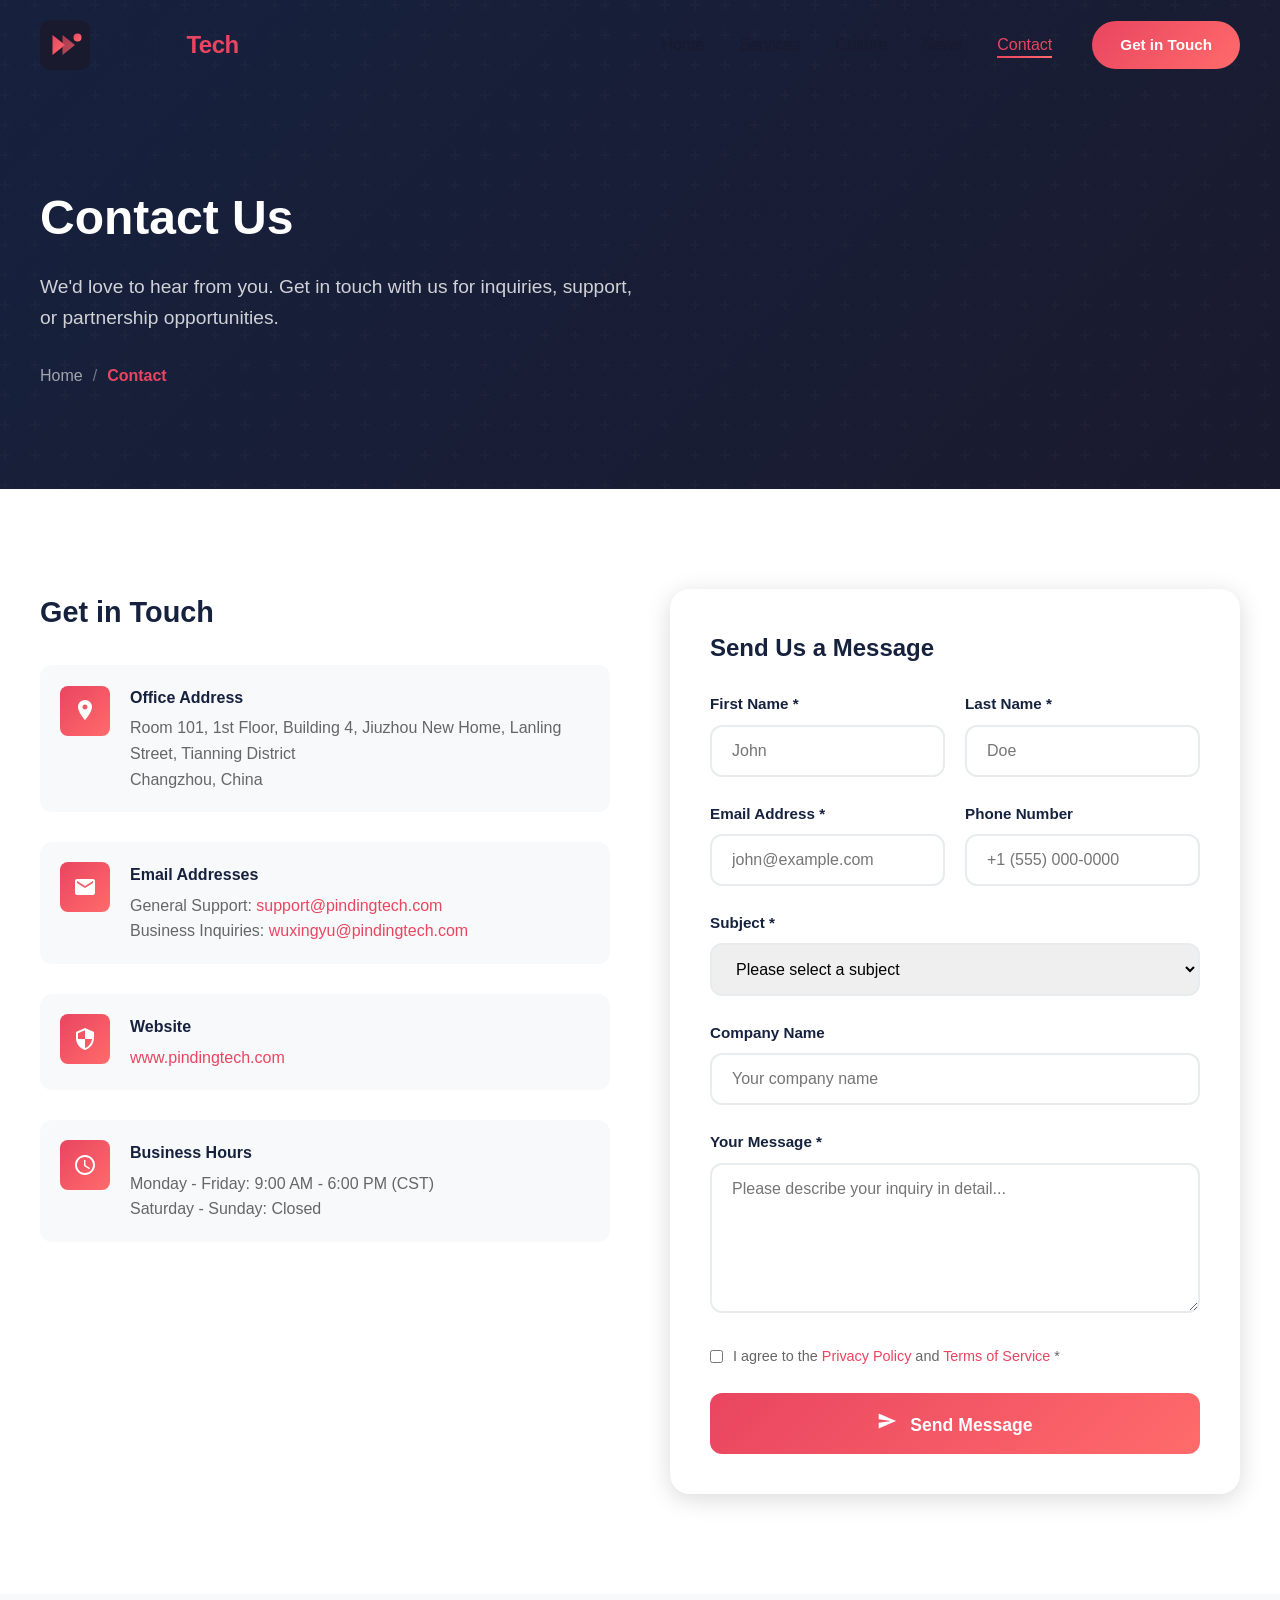
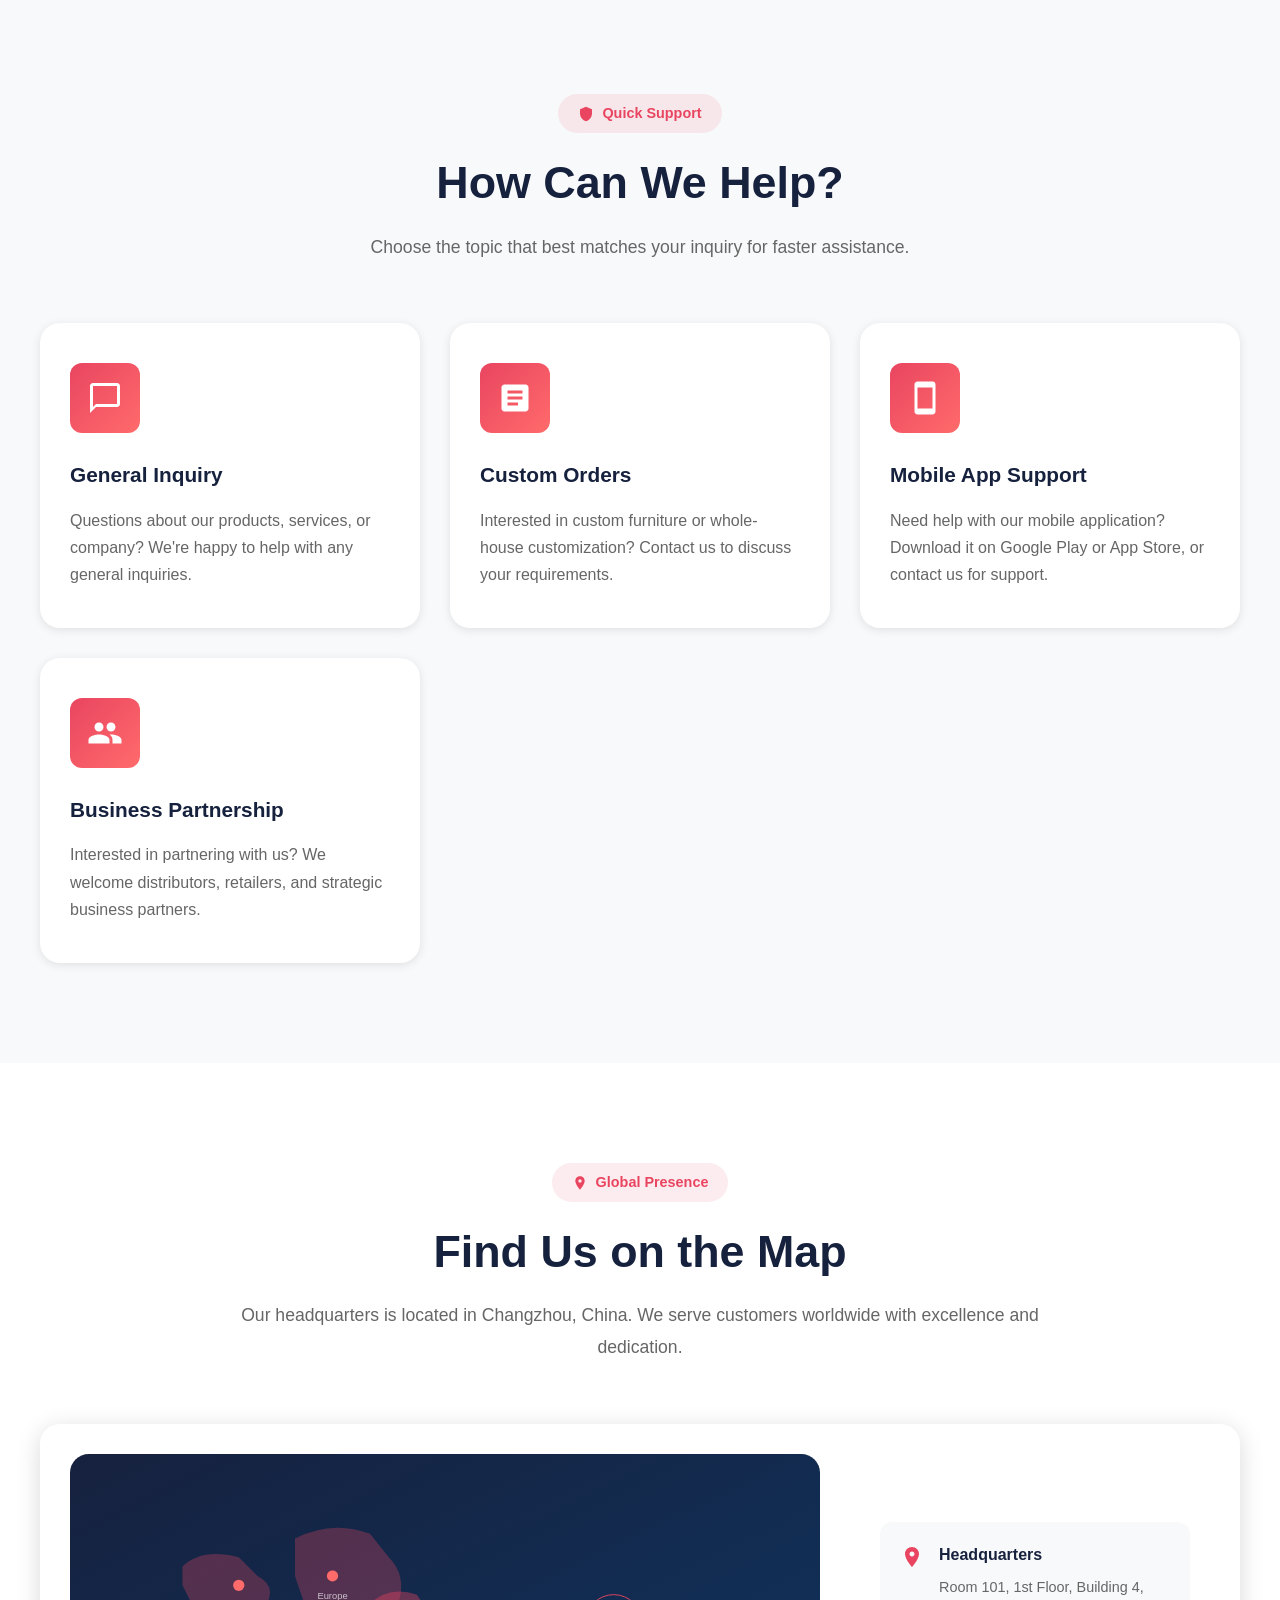
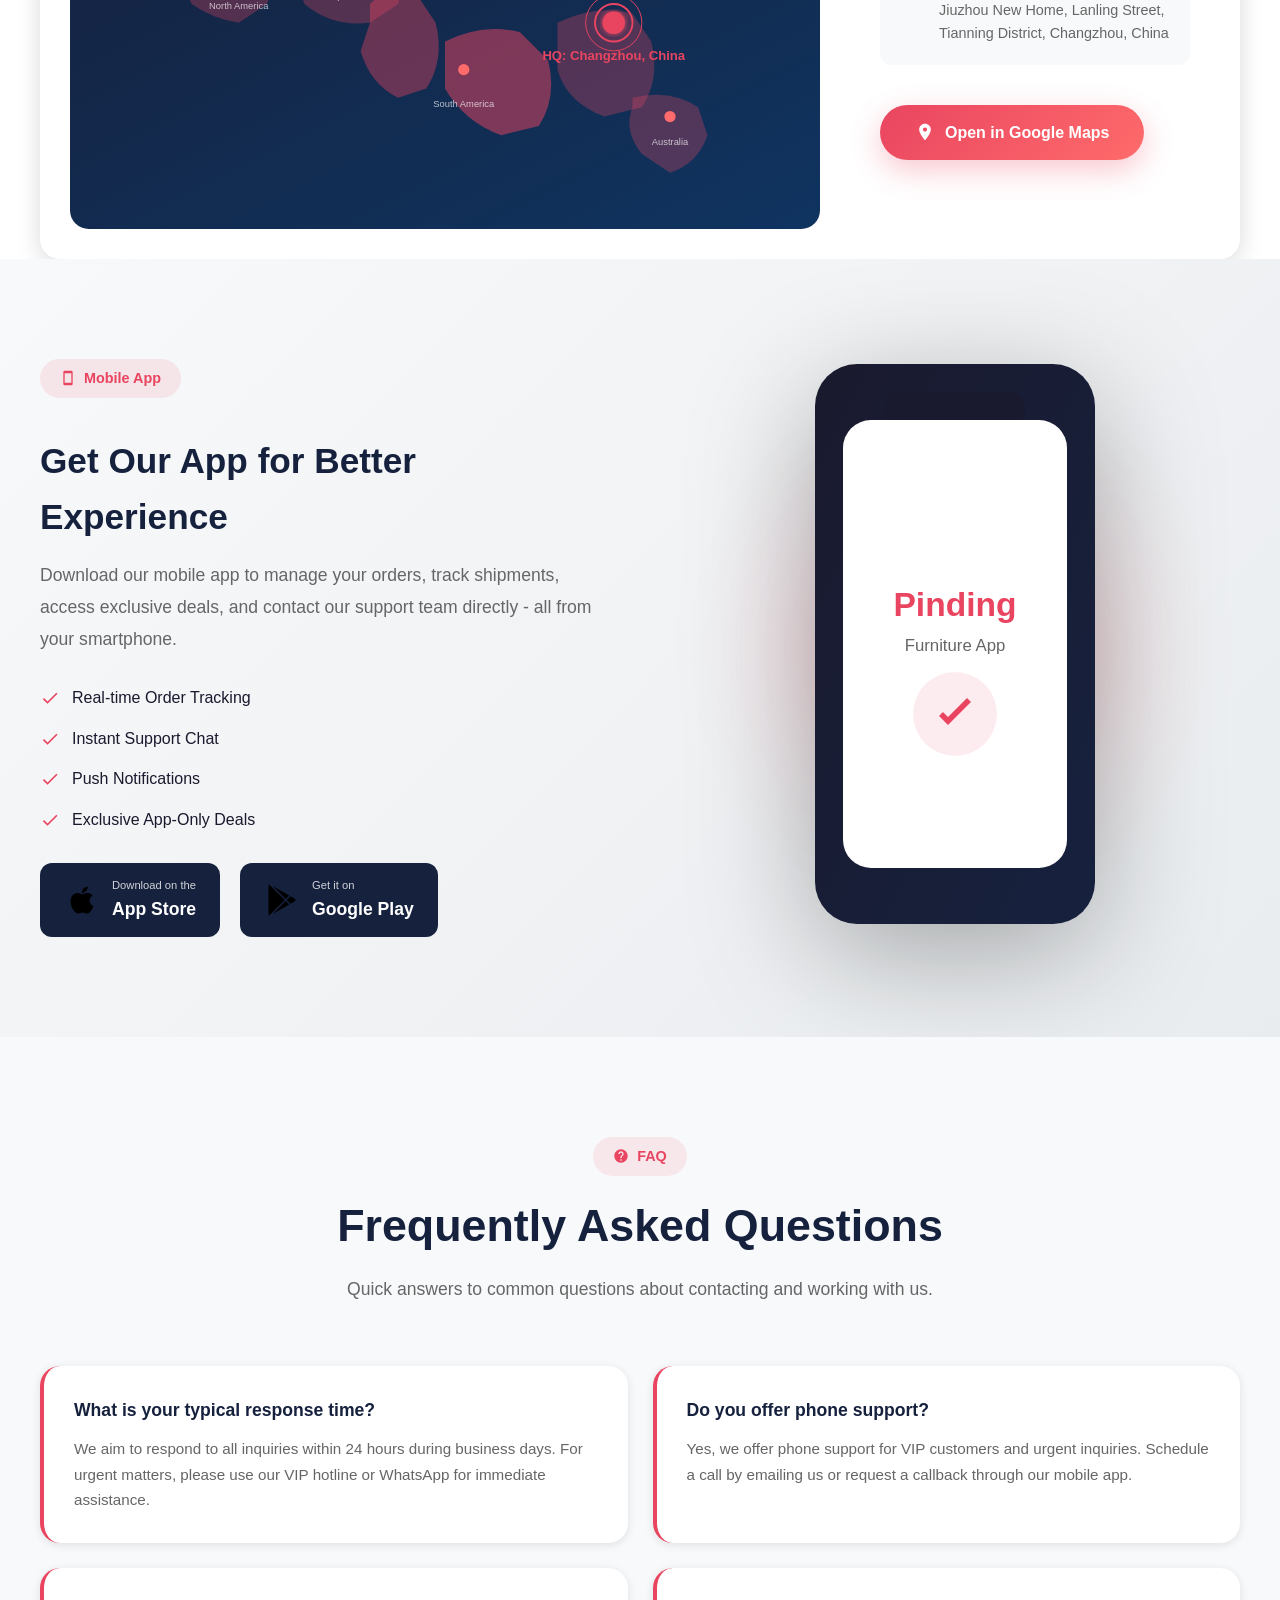
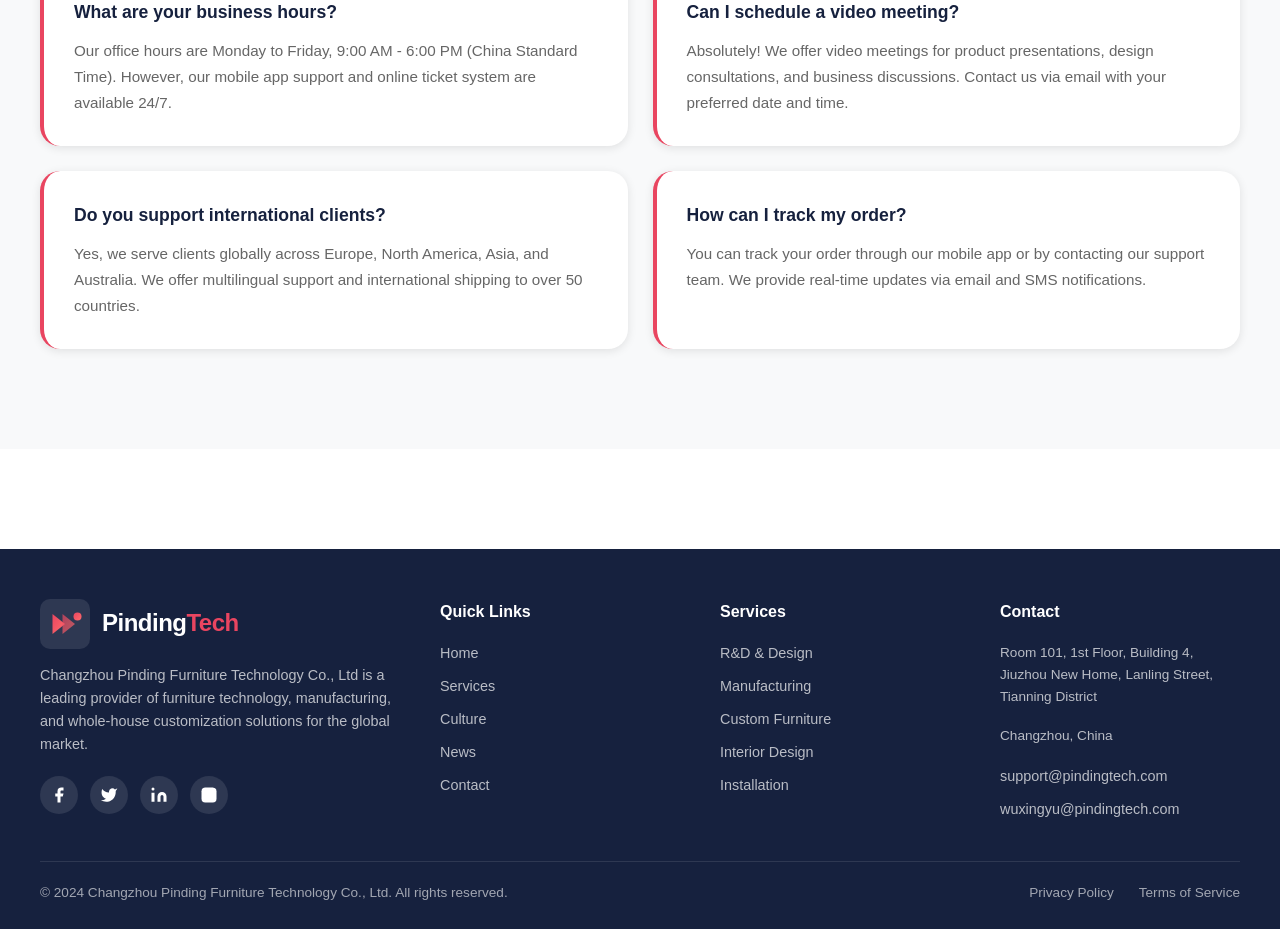
<file: contact.html>
<!DOCTYPE html>
<html lang="en">
<head>
  <meta charset="UTF-8">
  <meta name="viewport" content="width=device-width, initial-scale=1.0">
  <meta name="description" content="Contact Pinding Tech - Get in touch with us for furniture inquiries, custom orders, technical support, and business partnerships.">
  <meta name="keywords" content="contact furniture company, furniture inquiry, business partnership, customer support, Pinding Tech contact">
  <meta name="author" content="Changzhou Pinding Furniture Technology Co., Ltd">
  <meta name="robots" content="index, follow">
  
  <meta property="og:title" content="Contact Us | Pinding Tech">
  <meta property="og:description" content="Get in touch with Pinding Tech for inquiries about furniture, custom orders, and partnerships.">
  <meta property="og:type" content="website">
  <meta property="og:url" content="https://pindingtech.com/contact">
  
  <title>Contact Us | Pinding Tech - Get in Touch</title>
  
  <link rel="canonical" href="https://pindingtech.com/contact">
  <link rel="icon" type="image/svg+xml" href="images/logo.svg">
  <link rel="stylesheet" href="css/styles.css">
  <link rel="stylesheet" href="css/contact-styles.css">
  
  <script type="application/ld+json">
  {
    "@context": "https://schema.org",
    "@type": "ContactPage",
    "mainEntity": {
      "@type": "Organization",
      "name": "Changzhou Pinding Furniture Technology Co., Ltd",
      "contactPoint": {
        "@type": "ContactPoint",
        "email": "support@pindingtech.com",
        "contactType": "customer service"
      },
      "address": {
        "@type": "PostalAddress",
        "streetAddress": "Room 101, 1st Floor, Building 4, Jiuzhou New Home, Lanling Street, Tianning District",
        "addressLocality": "Changzhou",
        "addressCountry": "CN"
      }
    }
  }
  </script>
</head>
<body>
  <a href="#main-content" class="skip-link">Skip to main content</a>

  <header class="header">
    <div class="container">
      <a href="index.html" class="logo" aria-label="Pinding Tech Home">
        <svg viewBox="0 0 100 100" aria-hidden="true">
          <defs>
            <linearGradient id="logoGrad" x1="0%" y1="0%" x2="100%" y2="100%">
              <stop offset="0%" style="stop-color:#e94560"/>
              <stop offset="100%" style="stop-color:#ff6b6b"/>
            </linearGradient>
          </defs>
          <rect width="100" height="100" rx="20" fill="#1a1a2e"/>
          <path d="M25 70V30l25 20-25 20z" fill="url(#logoGrad)"/>
          <path d="M45 70V30l25 20-25 20z" fill="url(#logoGrad)" opacity="0.7"/>
          <circle cx="75" cy="35" r="8" fill="url(#logoGrad)"/>
        </svg>
        <span class="logo-text">Pinding<span>Tech</span></span>
      </a>
      
      <nav class="nav" aria-label="Main navigation">
        <ul class="nav-list">
          <li><a href="index.html" class="nav-link">Home</a></li>
          <li><a href="services.html" class="nav-link">Services</a></li>
          <li><a href="culture.html" class="nav-link">Culture</a></li>
          <li><a href="news.html" class="nav-link">News</a></li>
          <li><a href="contact.html" class="nav-link active">Contact</a></li>
        </ul>
        <a href="contact.html" class="nav-cta">Get in Touch</a>
      </nav>
      
      <button class="mobile-menu-btn" aria-label="Toggle menu" aria-expanded="false">
        <span></span>
        <span></span>
        <span></span>
      </button>
    </div>
  </header>
  
  <div class="mobile-menu" aria-hidden="true">
    <nav>
      <ul class="nav-list">
        <li><a href="index.html" class="nav-link">Home</a></li>
        <li><a href="services.html" class="nav-link">Services</a></li>
        <li><a href="culture.html" class="nav-link">Culture</a></li>
        <li><a href="news.html" class="nav-link">News</a></li>
        <li><a href="contact.html" class="nav-link active">Contact</a></li>
      </ul>
    </nav>
  </div>

  <main id="main-content">
    <section class="page-header">
      <div class="container">
        <h1>Contact Us</h1>
        <p>We'd love to hear from you. Get in touch with us for inquiries, support, or partnership opportunities.</p>
        <nav class="breadcrumb" aria-label="Breadcrumb">
          <a href="index.html">Home</a>
          <span>/</span>
          <strong>Contact</strong>
        </nav>
      </div>
    </section>

    <section class="section">
      <div class="container">
        <div class="contact-grid">
          <div class="contact-info">
            <h3>Get in Touch</h3>
            
            <div class="info-item">
              <div class="info-icon">
                <svg viewBox="0 0 24 24">
                  <path d="M12 2C8.13 2 5 5.13 5 9c0 5.25 7 13 7 13s7-7.75 7-13c0-3.87-3.13-7-7-7zm0 9.5c-1.38 0-2.5-1.12-2.5-2.5s1.12-2.5 2.5-2.5 2.5 1.12 2.5 2.5-1.12 2.5-2.5 2.5z"/>
                </svg>
              </div>
              <div class="info-content">
                <h5>Office Address</h5>
                <p>Room 101, 1st Floor, Building 4, Jiuzhou New Home, Lanling Street, Tianning District<br>Changzhou, China</p>
              </div>
            </div>
            
            <div class="info-item">
              <div class="info-icon">
                <svg viewBox="0 0 24 24">
                  <path d="M20 4H4c-1.1 0-2 .9-2 2v12c0 1.1.9 2 2 2h16c1.1 0 2-.9 2-2V6c0-1.1-.9-2-2-2zm0 4l-8 5-8-5V6l8 5 8-5v2z"/>
                </svg>
              </div>
              <div class="info-content">
                <h5>Email Addresses</h5>
                <p>General Support: <a href="mailto:support@pindingtech.com">support@pindingtech.com</a><br>
                Business Inquiries: <a href="mailto:wuxingyu@pindingtech.com">wuxingyu@pindingtech.com</a></p>
              </div>
            </div>
            
            <div class="info-item">
              <div class="info-icon">
                <svg viewBox="0 0 24 24">
                  <path d="M12 1L3 5v6c0 5.55 3.84 10.74 9 12 5.16-1.26 9-6.45 9-12V5l-9-4zm0 10.99h7c-.53 4.12-3.28 7.79-7 8.94V12H5V6.3l7-3.11v8.8z"/>
                </svg>
              </div>
              <div class="info-content">
                <h5>Website</h5>
                <p><a href="https://pindingtech.com" target="_blank" rel="noopener">www.pindingtech.com</a></p>
              </div>
            </div>
            
            <div class="info-item">
              <div class="info-icon">
                <svg viewBox="0 0 24 24">
                  <path d="M11.99 2C6.47 2 2 6.48 2 12s4.47 10 9.99 10C17.52 22 22 17.52 22 12S17.52 2 11.99 2zM12 20c-4.42 0-8-3.58-8-8s3.58-8 8-8 8 3.58 8 8-3.58 8-8 8zm.5-13H11v6l5.25 3.15.75-1.23-4.5-2.67z"/>
                </svg>
              </div>
              <div class="info-content">
                <h5>Business Hours</h5>
                <p>Monday - Friday: 9:00 AM - 6:00 PM (CST)<br>
                Saturday - Sunday: Closed</p>
              </div>
            </div>
          </div>
          
          <form class="contact-form" action="#" method="post">
            <h3 style="margin-bottom: 25px; font-size: 1.5rem; color: var(--secondary-color);">Send Us a Message</h3>
            
            <div class="form-row">
              <div class="form-group">
                <label for="firstName">First Name *</label>
                <input type="text" id="firstName" name="firstName" required aria-required="true" placeholder="John">
              </div>
              <div class="form-group">
                <label for="lastName">Last Name *</label>
                <input type="text" id="lastName" name="lastName" required aria-required="true" placeholder="Doe">
              </div>
            </div>
            
            <div class="form-row">
              <div class="form-group">
                <label for="email">Email Address *</label>
                <input type="email" id="email" name="email" required aria-required="true" placeholder="john@example.com">
              </div>
              <div class="form-group">
                <label for="phone">Phone Number</label>
                <input type="tel" id="phone" name="phone" placeholder="+1 (555) 000-0000">
              </div>
            </div>
            
            <div class="form-group">
              <label for="subject">Subject *</label>
              <select id="subject" name="subject" required aria-required="true">
                <option value="">Please select a subject</option>
                <option value="general">General Inquiry</option>
                <option value="custom-order">Custom Furniture Order</option>
                <option value="whole-house">Whole-House Customization</option>
                <option value="interior-design">Interior Design Services</option>
                <option value="installation">Installation Services</option>
                <option value="mobile-app">Mobile App Support</option>
                <option value="business-partnership">Business Partnership</option>
                <option value="media-press">Media & Press</option>
                <option value="other">Other</option>
              </select>
            </div>
            
            <div class="form-group">
              <label for="company">Company Name</label>
              <input type="text" id="company" name="company" placeholder="Your company name">
            </div>
            
            <div class="form-group">
              <label for="message">Your Message *</label>
              <textarea id="message" name="message" required aria-required="true" placeholder="Please describe your inquiry in detail..."></textarea>
            </div>
            
            <div class="form-group">
              <label style="display: flex; align-items: flex-start; gap: 10px; cursor: pointer;">
                <input type="checkbox" name="privacy" required aria-required="true" style="width: auto; margin-top: 5px;">
                <span style="font-weight: 400; font-size: 0.9rem; color: var(--text-light);">
                  I agree to the <a href="privacy.html" style="color: var(--primary-color);">Privacy Policy</a> and <a href="terms.html" style="color: var(--primary-color);">Terms of Service</a> *
                </span>
              </label>
            </div>
            
            <button type="submit" class="btn-submit">
              <svg width="20" height="20" viewBox="0 0 24 24" fill="currentColor" style="margin-right: 8px;">
                <path d="M2.01 21L23 12 2.01 3 2 10l15 2-15 2z"/>
              </svg>
              Send Message
            </button>
          </form>
        </div>
      </div>
    </section>
    
    <section class="section section-light">
      <div class="container">
        <div class="section-header animate-on-scroll">
          <span class="section-badge">
            <svg width="16" height="16" viewBox="0 0 24 24" fill="currentColor">
              <path d="M12 1L3 5v6c0 5.55 3.84 10.74 9 12 5.16-1.26 9-6.45 9-12V5l-9-4z"/>
            </svg>
            Quick Support
          </span>
          <h2 class="section-title">How Can We Help?</h2>
          <p class="section-text">
            Choose the topic that best matches your inquiry for faster assistance.
          </p>
        </div>
        
        <div class="services-grid">
          <article class="service-card animate-on-scroll">
            <div class="service-icon">
              <svg viewBox="0 0 24 24">
                <path d="M20 2H4c-1.1 0-2 .9-2 2v18l4-4h14c1.1 0 2-.9 2-2V4c0-1.1-.9-2-2-2zm0 14H6l-2 2V4h16v12z"/>
              </svg>
            </div>
            <h4>General Inquiry</h4>
            <p>Questions about our products, services, or company? We're happy to help with any general inquiries.</p>
          </article>
          
          <article class="service-card animate-on-scroll">
            <div class="service-icon">
              <svg viewBox="0 0 24 24">
                <path d="M19 3H5c-1.1 0-2 .9-2 2v14c0 1.1.9 2 2 2h14c1.1 0 2-.9 2-2V5c0-1.1-.9-2-2-2zm-5 14H7v-2h7v2zm3-4H7v-2h10v2zm0-4H7V7h10v2z"/>
              </svg>
            </div>
            <h4>Custom Orders</h4>
            <p>Interested in custom furniture or whole-house customization? Contact us to discuss your requirements.</p>
          </article>
          
          <article class="service-card animate-on-scroll">
            <div class="service-icon">
              <svg viewBox="0 0 24 24">
                <path d="M17 1.01L7 1c-1.1 0-2 .9-2 2v18c0 1.1.9 2 2 2h10c1.1 0 2-.9 2-2V3c0-1.1-.9-1.99-2-1.99zM17 19H7V5h10v14z"/>
              </svg>
            </div>
            <h4>Mobile App Support</h4>
            <p>Need help with our mobile application? Download it on Google Play or App Store, or contact us for support.</p>
          </article>
          
          <article class="service-card animate-on-scroll">
            <div class="service-icon">
              <svg viewBox="0 0 24 24">
                <path d="M16 11c1.66 0 2.99-1.34 2.99-3S17.66 5 16 5c-1.66 0-3 1.34-3 3s1.34 3 3 3zm-8 0c1.66 0 2.99-1.34 2.99-3S9.66 5 8 5C6.34 5 5 6.34 5 8s1.34 3 3 3zm0 2c-2.33 0-7 1.17-7 3.5V19h14v-2.5c0-2.33-4.67-3.5-7-3.5zm8 0c-.29 0-.62.02-.97.05 1.16.84 1.97 1.97 1.97 3.45V19h6v-2.5c0-2.33-4.67-3.5-7-3.5z"/>
              </svg>
            </div>
            <h4>Business Partnership</h4>
            <p>Interested in partnering with us? We welcome distributors, retailers, and strategic business partners.</p>
          </article>
        </div>
      </div>
    </section>

    <!-- Map Section -->
    <section class="section">
      <div class="container">
        <div class="section-header animate-on-scroll">
          <span class="section-badge">
            <svg width="16" height="16" viewBox="0 0 24 24" fill="currentColor">
              <path d="M12 2C8.13 2 5 5.13 5 9c0 5.25 7 13 7 13s7-7.75 7-13c0-3.87-3.13-7-7-7zm0 9.5c-1.38 0-2.5-1.12-2.5-2.5s1.12-2.5 2.5-2.5 2.5 1.12 2.5 2.5-1.12 2.5-2.5 2.5z"/>
            </svg>
            Global Presence
          </span>
          <h2 class="section-title">Find Us on the Map</h2>
          <p class="section-text">
            Our headquarters is located in Changzhou, China. We serve customers worldwide with excellence and dedication.
          </p>
        </div>
        
        <div class="map-container animate-on-scroll">
          <svg viewBox="0 0 800 400" class="world-map">
            <defs>
              <linearGradient id="mapGrad" x1="0%" y1="0%" x2="100%" y2="100%">
                <stop offset="0%" style="stop-color:#16213e"/>
                <stop offset="100%" style="stop-color:#0f3460"/>
              </linearGradient>
              <filter id="glow">
                <feGaussianBlur stdDeviation="3" result="coloredBlur"/>
                <feMerge>
                  <feMergeNode in="coloredBlur"/>
                  <feMergeNode in="SourceGraphic"/>
                </feMerge>
              </filter>
            </defs>
            <!-- World Map Simplified -->
            <rect width="800" height="400" fill="url(#mapGrad)" rx="20"/>
            <!-- Continents Simplified -->
            <path d="M120 120 Q140 100 180 110 L200 130 Q220 140 210 160 L180 180 Q150 175 130 160 L120 140 Z" fill="rgba(233,69,96,0.3)" class="continent"/>
            <path d="M240 90 Q280 70 320 85 L340 110 Q360 130 350 160 L320 180 Q280 185 250 160 L240 130 Z" fill="rgba(233,69,96,0.3)" class="continent"/>
            <path d="M320 160 Q340 140 370 150 L390 180 Q400 220 380 250 L350 260 Q320 245 310 210 L320 180 Z" fill="rgba(233,69,96,0.4)" class="continent"/>
            <path d="M400 200 Q440 180 480 190 L510 220 Q520 260 500 290 L460 300 Q420 285 400 250 L400 220 Z" fill="rgba(233,69,96,0.5)" class="continent"/>
            <path d="M520 180 Q560 160 600 170 L620 200 Q630 240 610 270 L570 280 Q530 265 520 230 L520 200 Z" fill="rgba(233,69,96,0.3)" class="continent"/>
            <path d="M600 260 Q640 250 670 270 L680 300 Q670 330 640 340 L610 320 Q590 295 600 270 Z" fill="rgba(233,69,96,0.3)" class="continent"/>
            <!-- China Location (HQ) -->
            <circle cx="580" cy="180" r="12" fill="#e94560" filter="url(#glow)" class="pulse-dot"/>
            <circle cx="580" cy="180" r="20" fill="none" stroke="#e94560" stroke-width="2" class="pulse-ring"/>
            <circle cx="580" cy="180" r="30" fill="none" stroke="#e94560" stroke-width="1" class="pulse-ring" style="animation-delay: 0.5s"/>
            <!-- Market Dots -->
            <circle cx="180" cy="140" r="6" fill="#ff6b6b" class="market-dot"/>
            <circle cx="280" cy="130" r="6" fill="#ff6b6b" class="market-dot"/>
            <circle cx="420" cy="230" r="6" fill="#ff6b6b" class="market-dot"/>
            <circle cx="640" cy="280" r="6" fill="#ff6b6b" class="market-dot"/>
            <!-- Labels -->
            <text x="580" y="220" fill="#e94560" font-size="14" font-weight="600" text-anchor="middle">HQ: Changzhou, China</text>
            <text x="180" y="165" fill="rgba(255,255,255,0.7)" font-size="10" text-anchor="middle">North America</text>
            <text x="280" y="155" fill="rgba(255,255,255,0.7)" font-size="10" text-anchor="middle">Europe</text>
            <text x="420" y="270" fill="rgba(255,255,255,0.7)" font-size="10" text-anchor="middle">South America</text>
            <text x="640" y="310" fill="rgba(255,255,255,0.7)" font-size="10" text-anchor="middle">Australia</text>
          </svg>
          <div class="map-info">
            <div class="map-info-item">
              <svg viewBox="0 0 24 24" width="24" height="24" fill="#e94560">
                <path d="M12 2C8.13 2 5 5.13 5 9c0 5.25 7 13 7 13s7-7.75 7-13c0-3.87-3.13-7-7-7zm0 9.5c-1.38 0-2.5-1.12-2.5-2.5s1.12-2.5 2.5-2.5 2.5 1.12 2.5 2.5-1.12 2.5-2.5 2.5z"/>
              </svg>
              <div>
                <h5>Headquarters</h5>
                <p>Room 101, 1st Floor, Building 4, Jiuzhou New Home, Lanling Street, Tianning District, Changzhou, China</p>
              </div>
            </div>
            <a href="https://maps.google.com/?q=Changzhou+China" target="_blank" rel="noopener" class="btn btn-primary" style="margin-top: 20px;">
              <svg viewBox="0 0 24 24" width="20" height="20" fill="currentColor">
                <path d="M12 2C8.13 2 5 5.13 5 9c0 5.25 7 13 7 13s7-7.75 7-13c0-3.87-3.13-7-7-7zm0 9.5c-1.38 0-2.5-1.12-2.5-2.5s1.12-2.5 2.5-2.5 2.5 1.12 2.5 2.5-1.12 2.5-2.5 2.5z"/>
              </svg>
              Open in Google Maps
            </a>
          </div>
        </div>
      </div>
    <!-- App Download Section -->
    <section class="section" style="background: linear-gradient(135deg, #f8f9fa 0%, #e9ecef 100%);">
      <div class="container">
        <div class="app-download-section">
          <div class="app-download-content animate-on-scroll">
            <span class="section-badge">
              <svg width="16" height="16" viewBox="0 0 24 24" fill="currentColor">
                <path d="M17 1.01L7 1c-1.1 0-2 .9-2 2v18c0 1.1.9 2 2 2h10c1.1 0 2-.9 2-2V3c0-1.1-.9-1.99-2-1.99zM17 19H7V5h10v14z"/>
              </svg>
              Mobile App
            </span>
            <h2 style="font-size: 2.2rem; font-weight: 700; color: var(--secondary-color); margin: 15px 0;">Get Our App for Better Experience</h2>
            <p style="font-size: 1.1rem; color: var(--text-light); line-height: 1.8; margin-bottom: 30px;">
              Download our mobile app to manage your orders, track shipments, access exclusive deals, and contact our support team directly - all from your smartphone.
            </p>
            <div class="app-download-features">
              <div class="app-download-feature">
                <svg viewBox="0 0 24 24" width="20" height="20" fill="#e94560">
                  <path d="M9 16.17L4.83 12l-1.42 1.41L9 19 21 7l-1.41-1.41z"/>
                </svg>
                <span>Real-time Order Tracking</span>
              </div>
              <div class="app-download-feature">
                <svg viewBox="0 0 24 24" width="20" height="20" fill="#e94560">
                  <path d="M9 16.17L4.83 12l-1.42 1.41L9 19 21 7l-1.41-1.41z"/>
                </svg>
                <span>Instant Support Chat</span>
              </div>
              <div class="app-download-feature">
                <svg viewBox="0 0 24 24" width="20" height="20" fill="#e94560">
                  <path d="M9 16.17L4.83 12l-1.42 1.41L9 19 21 7l-1.41-1.41z"/>
                </svg>
                <span>Push Notifications</span>
              </div>
              <div class="app-download-feature">
                <svg viewBox="0 0 24 24" width="20" height="20" fill="#e94560">
                  <path d="M9 16.17L4.83 12l-1.42 1.41L9 19 21 7l-1.41-1.41z"/>
                </svg>
                <span>Exclusive App-Only Deals</span>
              </div>
            </div>
            <div class="app-stores" style="margin-top: 30px;">
              <a href="#" class="store-badge">
                <svg viewBox="0 0 24 24">
                  <path d="M17.05 20.28c-.98.95-2.05.8-3.08.35-1.09-.46-2.09-.48-3.24 0-1.44.62-2.2.44-3.06-.35C2.79 15.25 3.51 7.59 9.05 7.31c1.35.07 2.29.74 3.08.8 1.18-.24 2.31-.93 3.57-.84 1.51.12 2.65.72 3.4 1.8-3.12 1.87-2.38 5.98.48 7.13-.57 1.5-1.31 2.99-2.54 4.09l.01-.01zM12.03 7.25c-.15-2.23 1.66-4.07 3.74-4.25.29 2.58-2.34 4.5-3.74 4.25z"/>
                </svg>
                <div class="store-badge-text">
                  <span>Download on the</span>
                  <strong>App Store</strong>
                </div>
              </a>
              <a href="#" class="store-badge">
                <svg viewBox="0 0 24 24">
                  <path d="M3.609 1.814L13.792 12 3.61 22.186a.996.996 0 01-.61-.92V2.734a1 1 0 01.609-.92zm10.89 10.893l2.302 2.302-10.937 6.333 8.635-8.635zm3.199-3.198l2.807 1.626a1 1 0 010 1.73l-2.808 1.626L15.206 12l2.492-2.491zM5.864 2.658L16.8 8.99l-2.302 2.302-8.635-8.635z"/>
                </svg>
                <div class="store-badge-text">
                  <span>Get it on</span>
                  <strong>Google Play</strong>
                </div>
              </a>
            </div>
          </div>
          <div class="app-download-visual animate-on-scroll">
            <div class="app-phone-mockup">
              <div class="phone-glow" style="background: linear-gradient(135deg, #e94560 0%, #ff6b6b 100%);"></div>
              <svg viewBox="0 0 200 400" class="phone-frame">
                <defs>
                  <linearGradient id="phoneGrad" x1="0%" y1="0%" x2="100%" y2="100%">
                    <stop offset="0%" style="stop-color:#1a1a2e"/>
                    <stop offset="100%" style="stop-color:#16213e"/>
                  </linearGradient>
                </defs>
                <rect width="200" height="400" rx="30" fill="url(#phoneGrad)"/>
                <rect x="50" y="20" width="100" height="25" rx="12" fill="#1a1a2e"/>
                <rect x="20" y="40" width="160" height="320" rx="20" fill="white"/>
                <text x="100" y="180" text-anchor="middle" fill="#e94560" font-size="24" font-weight="700">Pinding</text>
                <text x="100" y="205" text-anchor="middle" fill="#666" font-size="12">Furniture App</text>
                <circle cx="100" cy="250" r="30" fill="#e94560" opacity="0.1"/>
                <path d="M90 250 L95 255 L110 240" stroke="#e94560" stroke-width="4" fill="none"/>
              </svg>
            </div>
          </div>
        </div>
      </div>
    </section>

    <!-- FAQ Section -->
    <section class="section section-light">
      <div class="container">
        <div class="section-header animate-on-scroll">
          <span class="section-badge">
            <svg width="16" height="16" viewBox="0 0 24 24" fill="currentColor">
              <path d="M12 2C6.48 2 2 6.48 2 12s4.48 10 10 10 10-4.48 10-10S17.52 2 12 2zm1 17h-2v-2h2v2zm2.07-7.75l-.9.92C13.45 12.9 13 13.5 13 15h-2v-.5c0-1.1.45-2.1 1.17-2.83l1.24-1.26c.37-.36.59-.86.59-1.41 0-1.1-.9-2-2-2s-2 .9-2 2H8c0-2.21 1.79-4 4-4s4 1.79 4 4c0 .88-.36 1.68-.93 2.25z"/>
            </svg>
            FAQ
          </span>
          <h2 class="section-title">Frequently Asked Questions</h2>
          <p class="section-text">
            Quick answers to common questions about contacting and working with us.
          </p>
        </div>
        
        <div class="faq-grid">
          <div class="faq-item animate-on-scroll">
            <h4>What is your typical response time?</h4>
            <p>We aim to respond to all inquiries within 24 hours during business days. For urgent matters, please use our VIP hotline or WhatsApp for immediate assistance.</p>
          </div>
          
          <div class="faq-item animate-on-scroll">
            <h4>Do you offer phone support?</h4>
            <p>Yes, we offer phone support for VIP customers and urgent inquiries. Schedule a call by emailing us or request a callback through our mobile app.</p>
          </div>
          
          <div class="faq-item animate-on-scroll">
            <h4>What are your business hours?</h4>
            <p>Our office hours are Monday to Friday, 9:00 AM - 6:00 PM (China Standard Time). However, our mobile app support and online ticket system are available 24/7.</p>
          </div>
          
          <div class="faq-item animate-on-scroll">
            <h4>Can I schedule a video meeting?</h4>
            <p>Absolutely! We offer video meetings for product presentations, design consultations, and business discussions. Contact us via email with your preferred date and time.</p>
          </div>
          
          <div class="faq-item animate-on-scroll">
            <h4>Do you support international clients?</h4>
            <p>Yes, we serve clients globally across Europe, North America, Asia, and Australia. We offer multilingual support and international shipping to over 50 countries.</p>
          </div>
          
          <div class="faq-item animate-on-scroll">
            <h4>How can I track my order?</h4>
            <p>You can track your order through our mobile app or by contacting our support team. We provide real-time updates via email and SMS notifications.</p>
          </div>
        </div>
      </div>
    </section>
  </main>

  <footer class="footer">
    <div class="container">
      <div class="footer-grid">
        <div class="footer-brand">
          <a href="index.html" class="logo">
            <svg viewBox="0 0 100 100">
              <defs>
                <linearGradient id="footerLogoGrad" x1="0%" y1="0%" x2="100%" y2="100%">
                  <stop offset="0%" style="stop-color:#e94560"/>
                  <stop offset="100%" style="stop-color:#ff6b6b"/>
                </linearGradient>
              </defs>
              <rect width="100" height="100" rx="20" fill="rgba(255,255,255,0.1)"/>
              <path d="M25 70V30l25 20-25 20z" fill="url(#footerLogoGrad)"/>
              <path d="M45 70V30l25 20-25 20z" fill="url(#footerLogoGrad)" opacity="0.7"/>
              <circle cx="75" cy="35" r="8" fill="url(#footerLogoGrad)"/>
            </svg>
            <span class="logo-text">Pinding<span>Tech</span></span>
          </a>
          <p>
            Changzhou Pinding Furniture Technology Co., Ltd is a leading provider of furniture technology, 
            manufacturing, and whole-house customization solutions for the global market.
          </p>
          <div class="footer-social">
            <a href="#" class="social-link" aria-label="Facebook">
              <svg viewBox="0 0 24 24"><path d="M18 2h-3a5 5 0 00-5 5v3H7v4h3v8h4v-8h3l1-4h-4V7a1 1 0 011-1h3z"/></svg>
            </a>
            <a href="#" class="social-link" aria-label="Twitter">
              <svg viewBox="0 0 24 24"><path d="M23 3a10.9 10.9 0 01-3.14 1.53 4.48 4.48 0 00-7.86 3v1A10.66 10.66 0 013 4s-4 9 5 13a11.64 11.64 0 01-7 2c9 5 20 0 20-11.5a4.5 4.5 0 00-.08-.83A7.72 7.72 0 0023 3z"/></svg>
            </a>
            <a href="#" class="social-link" aria-label="LinkedIn">
              <svg viewBox="0 0 24 24"><path d="M16 8a6 6 0 016 6v7h-4v-7a2 2 0 00-2-2 2 2 0 00-2 2v7h-4v-7a6 6 0 016-6zM2 9h4v12H2zM4 6a2 2 0 100-4 2 2 0 000 4z"/></svg>
            </a>
            <a href="#" class="social-link" aria-label="Instagram">
              <svg viewBox="0 0 24 24"><rect x="2" y="2" width="20" height="20" rx="5" ry="5"/><path d="M16 11.37A4 4 0 1112.63 8 4 4 0 0116 11.37zM17.5 6.5h.01"/></svg>
            </a>
          </div>
        </div>
        
        <div class="footer-column">
          <h5>Quick Links</h5>
          <nav class="footer-links">
            <a href="index.html">Home</a>
            <a href="services.html">Services</a>
            <a href="culture.html">Culture</a>
            <a href="news.html">News</a>
            <a href="contact.html">Contact</a>
          </nav>
        </div>
        
        <div class="footer-column">
          <h5>Services</h5>
          <nav class="footer-links">
            <a href="services.html">R&D & Design</a>
            <a href="services.html">Manufacturing</a>
            <a href="services.html">Custom Furniture</a>
            <a href="services.html">Interior Design</a>
            <a href="services.html">Installation</a>
          </nav>
        </div>
        
        <div class="footer-column">
          <h5>Contact</h5>
          <div class="footer-links">
            <p>Room 101, 1st Floor, Building 4, Jiuzhou New Home, Lanling Street, Tianning District</p>
            <p>Changzhou, China</p>
            <a href="mailto:support@pindingtech.com">support@pindingtech.com</a>
            <a href="mailto:wuxingyu@pindingtech.com">wuxingyu@pindingtech.com</a>
          </div>
        </div>
      </div>
      
      <div class="footer-bottom">
        <p>© 2024 Changzhou Pinding Furniture Technology Co., Ltd. All rights reserved.</p>
        <div class="footer-legal">
          <a href="privacy.html">Privacy Policy</a>
          <a href="terms.html">Terms of Service</a>
        </div>
      </div>
    </div>
  </footer>

  <script src="js/main.js"></script>
</body>
</html>
</file>
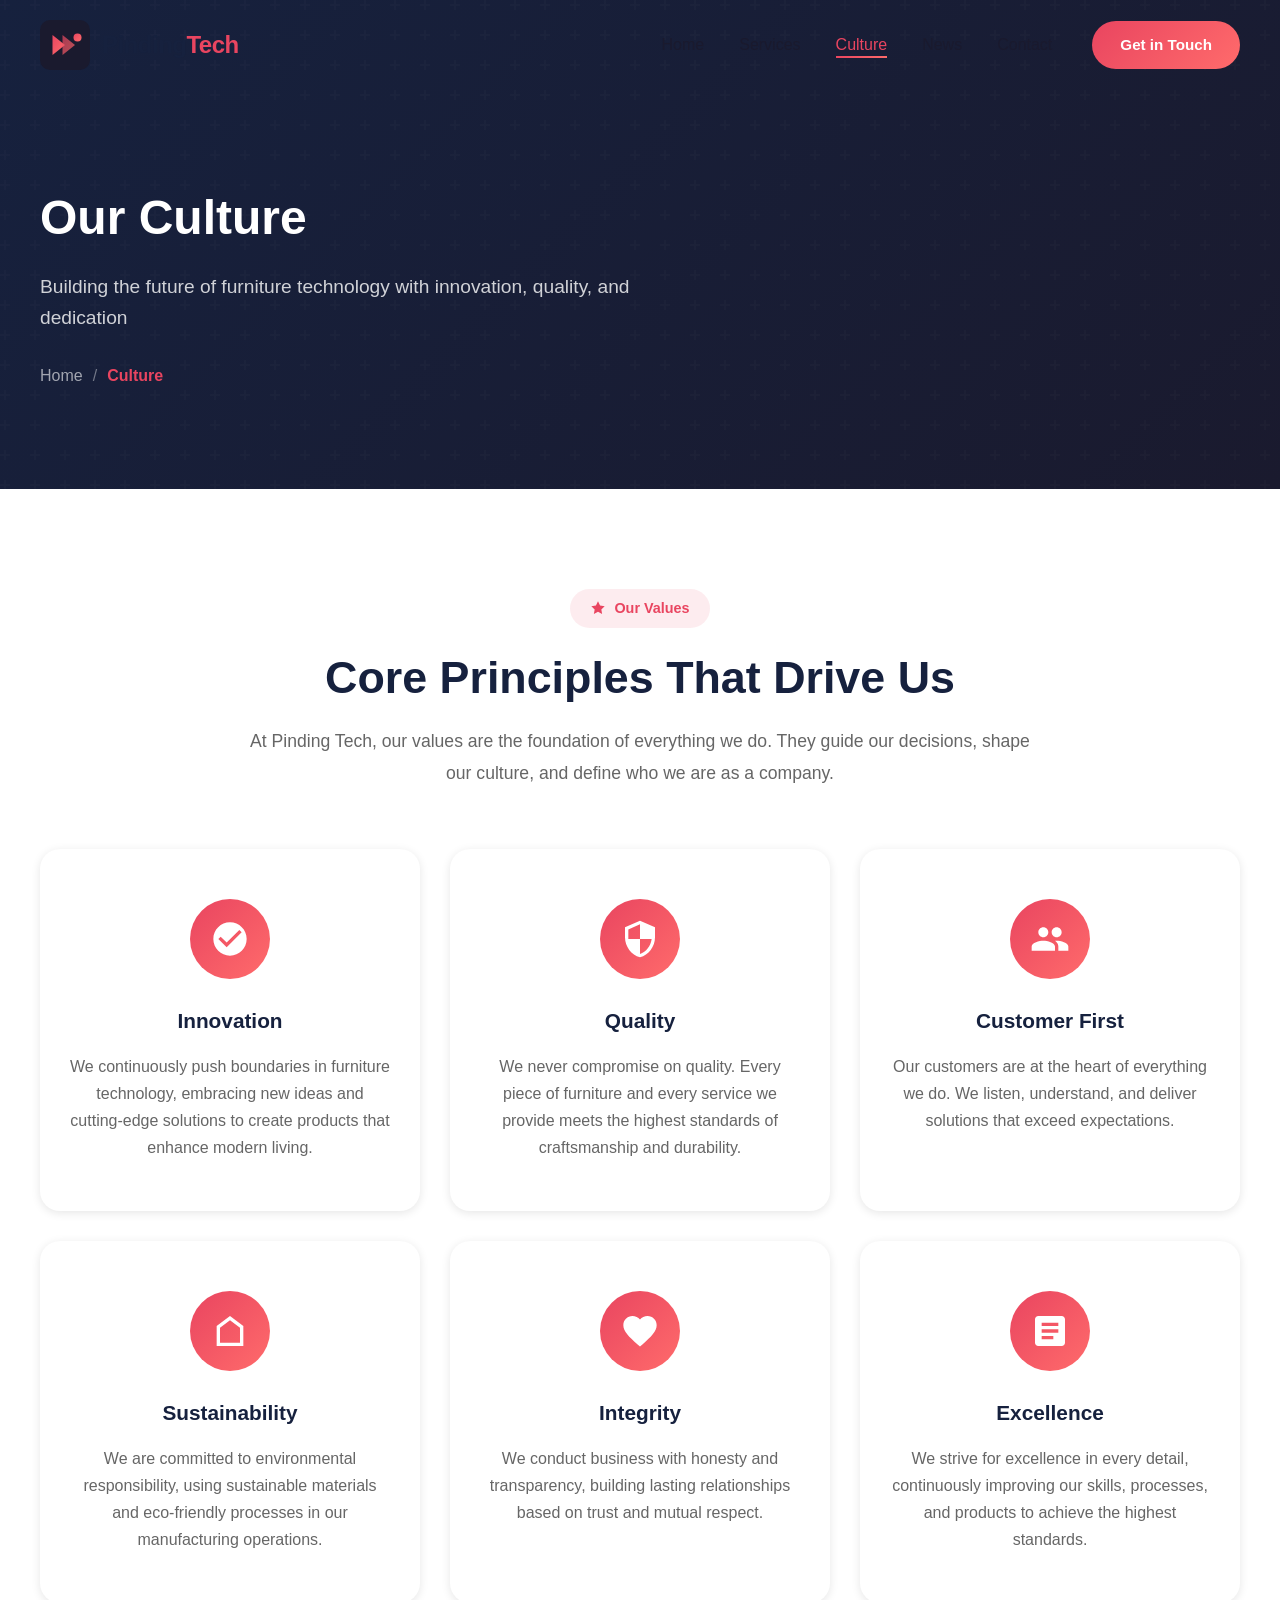
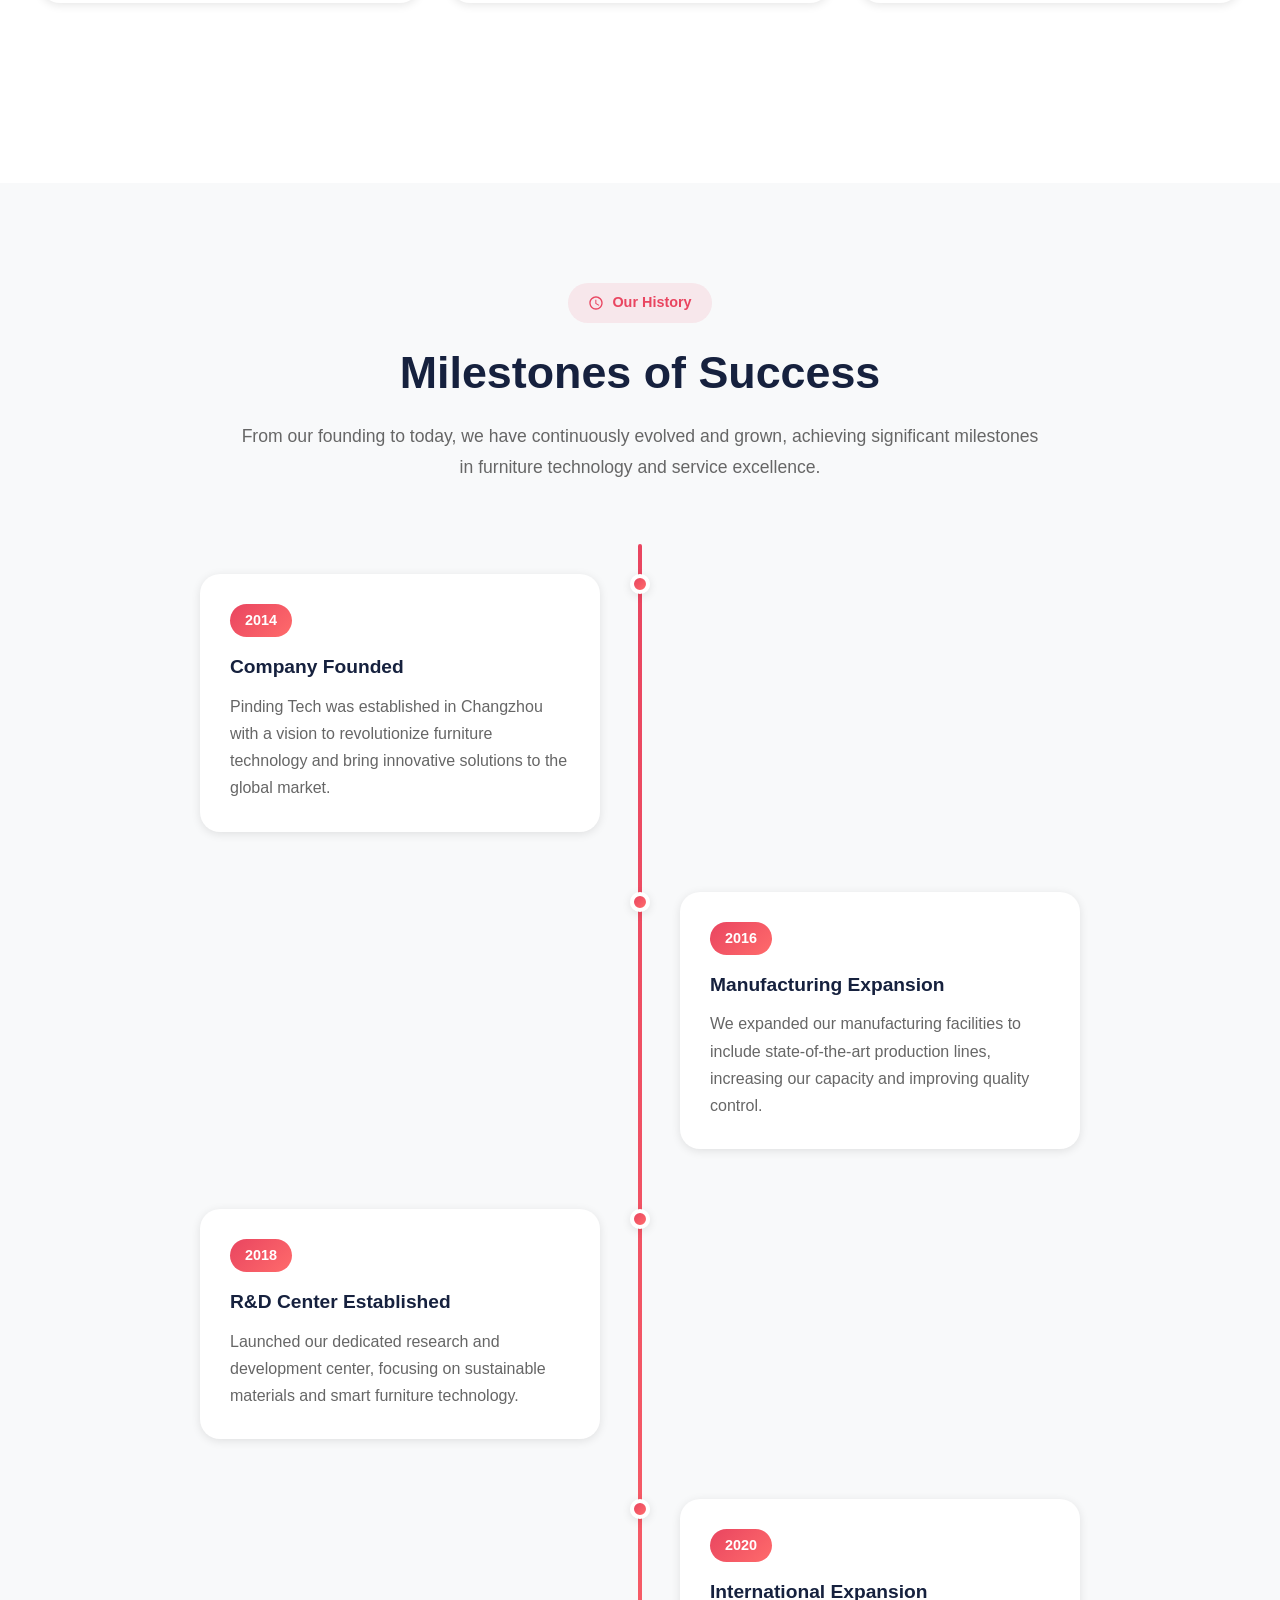
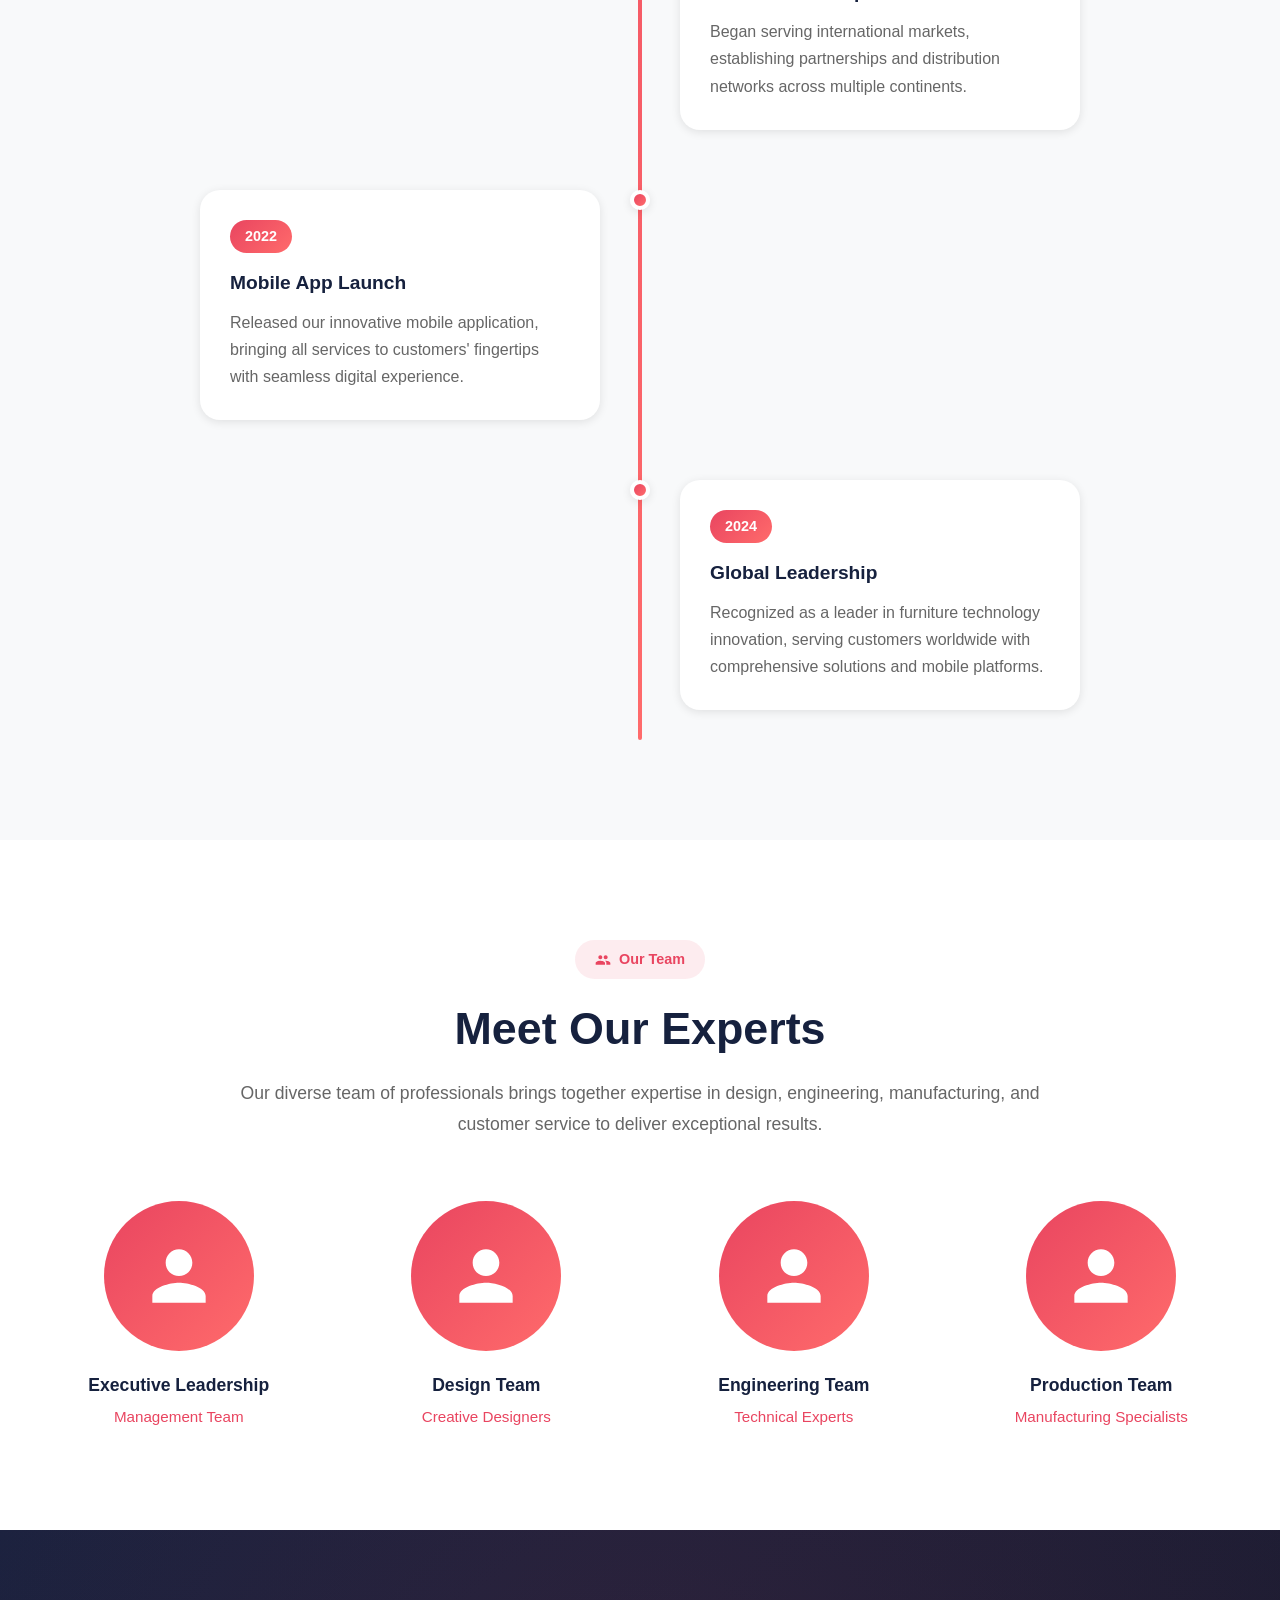
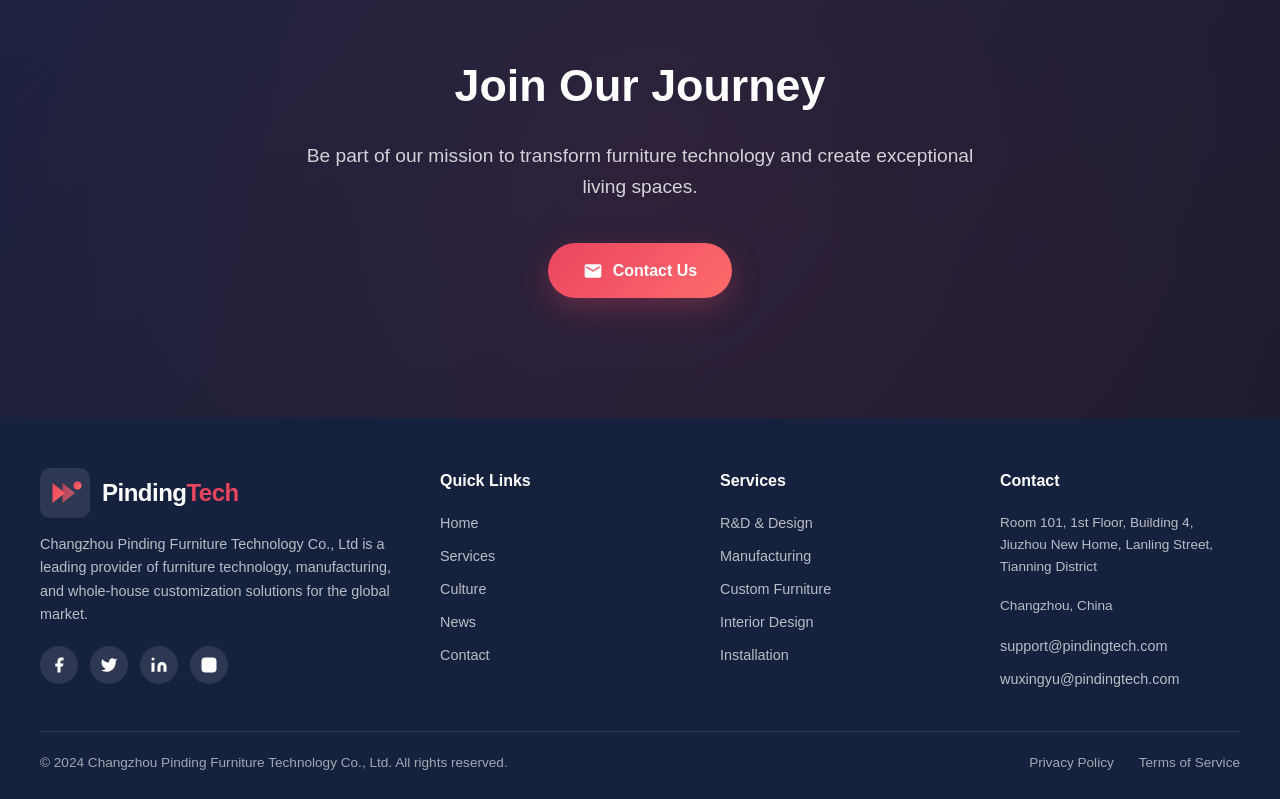
<file: culture.html>
<!DOCTYPE html>
<html lang="en">
<head>
  <meta charset="UTF-8">
  <meta name="viewport" content="width=device-width, initial-scale=1.0">
  <meta name="description" content="Pinding Tech Culture - Learn about our company values, mission, history, and dedicated team committed to furniture innovation.">
  <meta name="keywords" content="furniture company culture, team, values, mission, furniture industry, corporate culture">
  <meta name="author" content="Changzhou Pinding Furniture Technology Co., Ltd">
  <meta name="robots" content="index, follow">
  
  <meta property="og:title" content="Our Culture | Pinding Tech">
  <meta property="og:description" content="Discover our company values, mission, and the team behind our furniture innovation.">
  <meta property="og:type" content="website">
  <meta property="og:url" content="https://pindingtech.com/culture">
  
  <title>Our Culture | Pinding Tech - Company Values & Mission</title>
  
  <link rel="canonical" href="https://pindingtech.com/culture">
  <link rel="icon" type="image/svg+xml" href="images/logo.svg">
  <link rel="stylesheet" href="css/styles.css">
  
  <script type="application/ld+json">
  {
    "@context": "https://schema.org",
    "@type": "AboutPage",
    "mainEntity": {
      "@type": "Organization",
      "name": "Changzhou Pinding Furniture Technology Co., Ltd",
      "description": "Professional furniture technology company"
    }
  }
  </script>
</head>
<body>
  <a href="#main-content" class="skip-link">Skip to main content</a>

  <header class="header">
    <div class="container">
      <a href="index.html" class="logo" aria-label="Pinding Tech Home">
        <svg viewBox="0 0 100 100" aria-hidden="true">
          <defs>
            <linearGradient id="logoGrad" x1="0%" y1="0%" x2="100%" y2="100%">
              <stop offset="0%" style="stop-color:#e94560"/>
              <stop offset="100%" style="stop-color:#ff6b6b"/>
            </linearGradient>
          </defs>
          <rect width="100" height="100" rx="20" fill="#1a1a2e"/>
          <path d="M25 70V30l25 20-25 20z" fill="url(#logoGrad)"/>
          <path d="M45 70V30l25 20-25 20z" fill="url(#logoGrad)" opacity="0.7"/>
          <circle cx="75" cy="35" r="8" fill="url(#logoGrad)"/>
        </svg>
        <span class="logo-text">Pinding<span>Tech</span></span>
      </a>
      
      <nav class="nav" aria-label="Main navigation">
        <ul class="nav-list">
          <li><a href="index.html" class="nav-link">Home</a></li>
          <li><a href="services.html" class="nav-link">Services</a></li>
          <li><a href="culture.html" class="nav-link active">Culture</a></li>
          <li><a href="news.html" class="nav-link">News</a></li>
          <li><a href="contact.html" class="nav-link">Contact</a></li>
        </ul>
        <a href="contact.html" class="nav-cta">Get in Touch</a>
      </nav>
      
      <button class="mobile-menu-btn" aria-label="Toggle menu" aria-expanded="false">
        <span></span>
        <span></span>
        <span></span>
      </button>
    </div>
  </header>
  
  <div class="mobile-menu" aria-hidden="true">
    <nav>
      <ul class="nav-list">
        <li><a href="index.html" class="nav-link">Home</a></li>
        <li><a href="services.html" class="nav-link">Services</a></li>
        <li><a href="culture.html" class="nav-link active">Culture</a></li>
        <li><a href="news.html" class="nav-link">News</a></li>
        <li><a href="contact.html" class="nav-link">Contact</a></li>
      </ul>
    </nav>
  </div>

  <main id="main-content">
    <section class="page-header">
      <div class="container">
        <h1>Our Culture</h1>
        <p>Building the future of furniture technology with innovation, quality, and dedication</p>
        <nav class="breadcrumb" aria-label="Breadcrumb">
          <a href="index.html">Home</a>
          <span>/</span>
          <strong>Culture</strong>
        </nav>
      </div>
    </section>

    <section class="section">
      <div class="container">
        <div class="section-header animate-on-scroll">
          <span class="section-badge">
            <svg width="16" height="16" viewBox="0 0 24 24" fill="currentColor">
              <path d="M12 2L15.09 8.26L22 9.27L17 14.14L18.18 21.02L12 17.77L5.82 21.02L7 14.14L2 9.27L8.91 8.26L12 2Z"/>
            </svg>
            Our Values
          </span>
          <h2 class="section-title">Core Principles That Drive Us</h2>
          <p class="section-text">
            At Pinding Tech, our values are the foundation of everything we do. They guide our decisions, 
            shape our culture, and define who we are as a company.
          </p>
        </div>
        
        <div class="values-grid">
          <article class="value-card animate-on-scroll">
            <div class="value-icon">
              <svg viewBox="0 0 24 24">
                <path d="M12 2C6.48 2 2 6.48 2 12s4.48 10 10 10 10-4.48 10-10S17.52 2 12 2zm-2 15l-5-5 1.41-1.41L10 14.17l7.59-7.59L19 8l-9 9z"/>
              </svg>
            </div>
            <h4>Innovation</h4>
            <p>We continuously push boundaries in furniture technology, embracing new ideas and cutting-edge solutions to create products that enhance modern living.</p>
          </article>
          
          <article class="value-card animate-on-scroll">
            <div class="value-icon">
              <svg viewBox="0 0 24 24">
                <path d="M12 1L3 5v6c0 5.55 3.84 10.74 9 12 5.16-1.26 9-6.45 9-12V5l-9-4zm0 10.99h7c-.53 4.12-3.28 7.79-7 8.94V12H5V6.3l7-3.11v8.8z"/>
              </svg>
            </div>
            <h4>Quality</h4>
            <p>We never compromise on quality. Every piece of furniture and every service we provide meets the highest standards of craftsmanship and durability.</p>
          </article>
          
          <article class="value-card animate-on-scroll">
            <div class="value-icon">
              <svg viewBox="0 0 24 24">
                <path d="M16 11c1.66 0 2.99-1.34 2.99-3S17.66 5 16 5c-1.66 0-3 1.34-3 3s1.34 3 3 3zm-8 0c1.66 0 2.99-1.34 2.99-3S9.66 5 8 5C6.34 5 5 6.34 5 8s1.34 3 3 3zm0 2c-2.33 0-7 1.17-7 3.5V19h14v-2.5c0-2.33-4.67-3.5-7-3.5zm8 0c-.29 0-.62.02-.97.05 1.16.84 1.97 1.97 1.97 3.45V19h6v-2.5c0-2.33-4.67-3.5-7-3.5z"/>
              </svg>
            </div>
            <h4>Customer First</h4>
            <p>Our customers are at the heart of everything we do. We listen, understand, and deliver solutions that exceed expectations.</p>
          </article>
          
          <article class="value-card animate-on-scroll">
            <div class="value-icon">
              <svg viewBox="0 0 24 24">
                <path d="M12 3L4 9v12h16V9l-8-6zm0 2.54L18 10v9H6v-9l6-4.46z"/>
              </svg>
            </div>
            <h4>Sustainability</h4>
            <p>We are committed to environmental responsibility, using sustainable materials and eco-friendly processes in our manufacturing operations.</p>
          </article>
          
          <article class="value-card animate-on-scroll">
            <div class="value-icon">
              <svg viewBox="0 0 24 24">
                <path d="M12 21.35l-1.45-1.32C5.4 15.36 2 12.28 2 8.5 2 5.42 4.42 3 7.5 3c1.74 0 3.41.81 4.5 2.09C13.09 3.81 14.76 3 16.5 3 19.58 3 22 5.42 22 8.5c0 3.78-3.4 6.86-8.55 11.54L12 21.35z"/>
              </svg>
            </div>
            <h4>Integrity</h4>
            <p>We conduct business with honesty and transparency, building lasting relationships based on trust and mutual respect.</p>
          </article>
          
          <article class="value-card animate-on-scroll">
            <div class="value-icon">
              <svg viewBox="0 0 24 24">
                <path d="M19 3H5c-1.1 0-2 .9-2 2v14c0 1.1.9 2 2 2h14c1.1 0 2-.9 2-2V5c0-1.1-.9-2-2-2zm-5 14H7v-2h7v2zm3-4H7v-2h10v2zm0-4H7V7h10v2z"/>
              </svg>
            </div>
            <h4>Excellence</h4>
            <p>We strive for excellence in every detail, continuously improving our skills, processes, and products to achieve the highest standards.</p>
          </article>
        </div>
      </div>
    </section>

    <section class="section section-light timeline-section">
      <div class="container">
        <div class="section-header animate-on-scroll">
          <span class="section-badge">
            <svg width="16" height="16" viewBox="0 0 24 24" fill="currentColor">
              <path d="M11.99 2C6.47 2 2 6.48 2 12s4.47 10 9.99 10C17.52 22 22 17.52 22 12S17.52 2 11.99 2zM12 20c-4.42 0-8-3.58-8-8s3.58-8 8-8 8 3.58 8 8-3.58 8-8 8zm.5-13H11v6l5.25 3.15.75-1.23-4.5-2.67z"/>
            </svg>
            Our History
          </span>
          <h2 class="section-title">Milestones of Success</h2>
          <p class="section-text">
            From our founding to today, we have continuously evolved and grown, 
            achieving significant milestones in furniture technology and service excellence.
          </p>
        </div>
        
        <div class="timeline">
          <div class="timeline-item animate-on-scroll">
            <div class="timeline-dot"></div>
            <div class="timeline-content">
              <span class="timeline-year">2014</span>
              <h4>Company Founded</h4>
              <p>Pinding Tech was established in Changzhou with a vision to revolutionize furniture technology and bring innovative solutions to the global market.</p>
            </div>
          </div>
          
          <div class="timeline-item animate-on-scroll">
            <div class="timeline-dot"></div>
            <div class="timeline-content">
              <span class="timeline-year">2016</span>
              <h4>Manufacturing Expansion</h4>
              <p>We expanded our manufacturing facilities to include state-of-the-art production lines, increasing our capacity and improving quality control.</p>
            </div>
          </div>
          
          <div class="timeline-item animate-on-scroll">
            <div class="timeline-dot"></div>
            <div class="timeline-content">
              <span class="timeline-year">2018</span>
              <h4>R&D Center Established</h4>
              <p>Launched our dedicated research and development center, focusing on sustainable materials and smart furniture technology.</p>
            </div>
          </div>
          
          <div class="timeline-item animate-on-scroll">
            <div class="timeline-dot"></div>
            <div class="timeline-content">
              <span class="timeline-year">2020</span>
              <h4>International Expansion</h4>
              <p>Began serving international markets, establishing partnerships and distribution networks across multiple continents.</p>
            </div>
          </div>
          
          <div class="timeline-item animate-on-scroll">
            <div class="timeline-dot"></div>
            <div class="timeline-content">
              <span class="timeline-year">2022</span>
              <h4>Mobile App Launch</h4>
              <p>Released our innovative mobile application, bringing all services to customers' fingertips with seamless digital experience.</p>
            </div>
          </div>
          
          <div class="timeline-item animate-on-scroll">
            <div class="timeline-dot"></div>
            <div class="timeline-content">
              <span class="timeline-year">2024</span>
              <h4>Global Leadership</h4>
              <p>Recognized as a leader in furniture technology innovation, serving customers worldwide with comprehensive solutions and mobile platforms.</p>
            </div>
          </div>
        </div>
      </div>
    </section>

    <section class="section">
      <div class="container">
        <div class="section-header animate-on-scroll">
          <span class="section-badge">
            <svg width="16" height="16" viewBox="0 0 24 24" fill="currentColor">
              <path d="M16 11c1.66 0 2.99-1.34 2.99-3S17.66 5 16 5c-1.66 0-3 1.34-3 3s1.34 3 3 3zm-8 0c1.66 0 2.99-1.34 2.99-3S9.66 5 8 5C6.34 5 5 6.34 5 8s1.34 3 3 3zm0 2c-2.33 0-7 1.17-7 3.5V19h14v-2.5c0-2.33-4.67-3.5-7-3.5zm8 0c-.29 0-.62.02-.97.05 1.16.84 1.97 1.97 1.97 3.45V19h6v-2.5c0-2.33-4.67-3.5-7-3.5z"/>
            </svg>
            Our Team
          </span>
          <h2 class="section-title">Meet Our Experts</h2>
          <p class="section-text">
            Our diverse team of professionals brings together expertise in design, engineering, 
            manufacturing, and customer service to deliver exceptional results.
          </p>
        </div>
        
        <div class="team-grid">
          <article class="team-card animate-on-scroll">
            <div class="team-avatar">
              <svg viewBox="0 0 24 24">
                <path d="M12 12c2.21 0 4-1.79 4-4s-1.79-4-4-4-4 1.79-4 4 1.79 4 4 4zm0 2c-2.67 0-8 1.34-8 4v2h16v-2c0-2.66-5.33-4-8-4z"/>
              </svg>
            </div>
            <h5>Executive Leadership</h5>
            <span>Management Team</span>
          </article>
          
          <article class="team-card animate-on-scroll">
            <div class="team-avatar">
              <svg viewBox="0 0 24 24">
                <path d="M12 12c2.21 0 4-1.79 4-4s-1.79-4-4-4-4 1.79-4 4 1.79 4 4 4zm0 2c-2.67 0-8 1.34-8 4v2h16v-2c0-2.66-5.33-4-8-4z"/>
              </svg>
            </div>
            <h5>Design Team</h5>
            <span>Creative Designers</span>
          </article>
          
          <article class="team-card animate-on-scroll">
            <div class="team-avatar">
              <svg viewBox="0 0 24 24">
                <path d="M12 12c2.21 0 4-1.79 4-4s-1.79-4-4-4-4 1.79-4 4 1.79 4 4 4zm0 2c-2.67 0-8 1.34-8 4v2h16v-2c0-2.66-5.33-4-8-4z"/>
              </svg>
            </div>
            <h5>Engineering Team</h5>
            <span>Technical Experts</span>
          </article>
          
          <article class="team-card animate-on-scroll">
            <div class="team-avatar">
              <svg viewBox="0 0 24 24">
                <path d="M12 12c2.21 0 4-1.79 4-4s-1.79-4-4-4-4 1.79-4 4 1.79 4 4 4zm0 2c-2.67 0-8 1.34-8 4v2h16v-2c0-2.66-5.33-4-8-4z"/>
              </svg>
            </div>
            <h5>Production Team</h5>
            <span>Manufacturing Specialists</span>
          </article>
        </div>
      </div>
    </section>

    <section class="cta-section">
      <div class="container">
        <div class="cta-content animate-on-scroll">
          <h2>Join Our Journey</h2>
          <p>Be part of our mission to transform furniture technology and create exceptional living spaces.</p>
          <div class="cta-buttons">
            <a href="contact.html" class="btn btn-primary">
              <svg width="20" height="20" viewBox="0 0 24 24" fill="currentColor">
                <path d="M20 4H4c-1.1 0-2 .9-2 2v12c0 1.1.9 2 2 2h16c1.1 0 2-.9 2-2V6c0-1.1-.9-2-2-2zm0 4l-8 5-8-5V6l8 5 8-5v2z"/>
              </svg>
              Contact Us
            </a>
          </div>
        </div>
      </div>
    </section>
  </main>

  <footer class="footer">
    <div class="container">
      <div class="footer-grid">
        <div class="footer-brand">
          <a href="index.html" class="logo">
            <svg viewBox="0 0 100 100">
              <defs>
                <linearGradient id="footerLogoGrad" x1="0%" y1="0%" x2="100%" y2="100%">
                  <stop offset="0%" style="stop-color:#e94560"/>
                  <stop offset="100%" style="stop-color:#ff6b6b"/>
                </linearGradient>
              </defs>
              <rect width="100" height="100" rx="20" fill="rgba(255,255,255,0.1)"/>
              <path d="M25 70V30l25 20-25 20z" fill="url(#footerLogoGrad)"/>
              <path d="M45 70V30l25 20-25 20z" fill="url(#footerLogoGrad)" opacity="0.7"/>
              <circle cx="75" cy="35" r="8" fill="url(#footerLogoGrad)"/>
            </svg>
            <span class="logo-text">Pinding<span>Tech</span></span>
          </a>
          <p>
            Changzhou Pinding Furniture Technology Co., Ltd is a leading provider of furniture technology, 
            manufacturing, and whole-house customization solutions for the global market.
          </p>
          <div class="footer-social">
            <a href="#" class="social-link" aria-label="Facebook">
              <svg viewBox="0 0 24 24"><path d="M18 2h-3a5 5 0 00-5 5v3H7v4h3v8h4v-8h3l1-4h-4V7a1 1 0 011-1h3z"/></svg>
            </a>
            <a href="#" class="social-link" aria-label="Twitter">
              <svg viewBox="0 0 24 24"><path d="M23 3a10.9 10.9 0 01-3.14 1.53 4.48 4.48 0 00-7.86 3v1A10.66 10.66 0 013 4s-4 9 5 13a11.64 11.64 0 01-7 2c9 5 20 0 20-11.5a4.5 4.5 0 00-.08-.83A7.72 7.72 0 0023 3z"/></svg>
            </a>
            <a href="#" class="social-link" aria-label="LinkedIn">
              <svg viewBox="0 0 24 24"><path d="M16 8a6 6 0 016 6v7h-4v-7a2 2 0 00-2-2 2 2 0 00-2 2v7h-4v-7a6 6 0 016-6zM2 9h4v12H2zM4 6a2 2 0 100-4 2 2 0 000 4z"/></svg>
            </a>
            <a href="#" class="social-link" aria-label="Instagram">
              <svg viewBox="0 0 24 24"><rect x="2" y="2" width="20" height="20" rx="5" ry="5"/><path d="M16 11.37A4 4 0 1112.63 8 4 4 0 0116 11.37zM17.5 6.5h.01"/></svg>
            </a>
          </div>
        </div>
        
        <div class="footer-column">
          <h5>Quick Links</h5>
          <nav class="footer-links">
            <a href="index.html">Home</a>
            <a href="services.html">Services</a>
            <a href="culture.html">Culture</a>
            <a href="news.html">News</a>
            <a href="contact.html">Contact</a>
          </nav>
        </div>
        
        <div class="footer-column">
          <h5>Services</h5>
          <nav class="footer-links">
            <a href="services.html">R&D & Design</a>
            <a href="services.html">Manufacturing</a>
            <a href="services.html">Custom Furniture</a>
            <a href="services.html">Interior Design</a>
            <a href="services.html">Installation</a>
          </nav>
        </div>
        
        <div class="footer-column">
          <h5>Contact</h5>
          <div class="footer-links">
            <p>Room 101, 1st Floor, Building 4, Jiuzhou New Home, Lanling Street, Tianning District</p>
            <p>Changzhou, China</p>
            <a href="mailto:support@pindingtech.com">support@pindingtech.com</a>
            <a href="mailto:wuxingyu@pindingtech.com">wuxingyu@pindingtech.com</a>
          </div>
        </div>
      </div>
      
      <div class="footer-bottom">
        <p>© 2024 Changzhou Pinding Furniture Technology Co., Ltd. All rights reserved.</p>
        <div class="footer-legal">
          <a href="privacy.html">Privacy Policy</a>
          <a href="terms.html">Terms of Service</a>
        </div>
      </div>
    </div>
  </footer>

  <script src="js/main.js"></script>
</body>
</html>
</file>
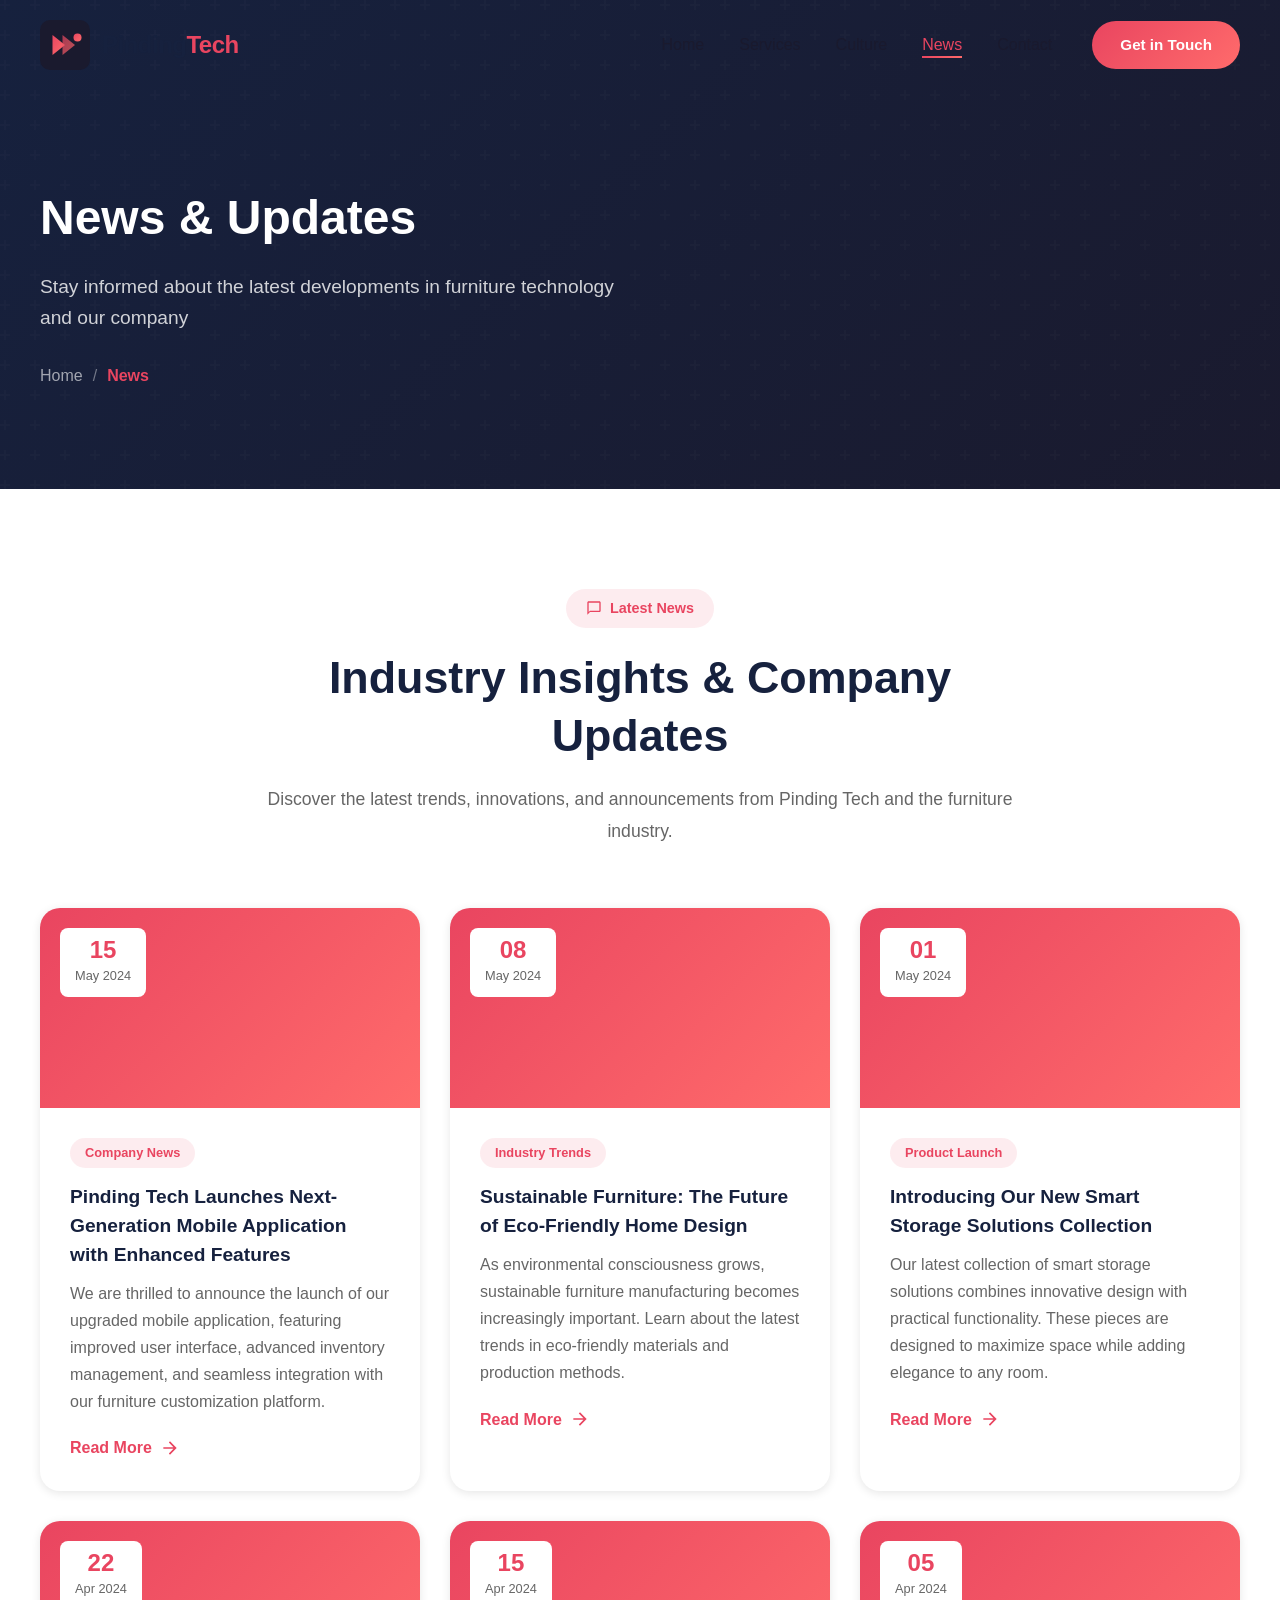
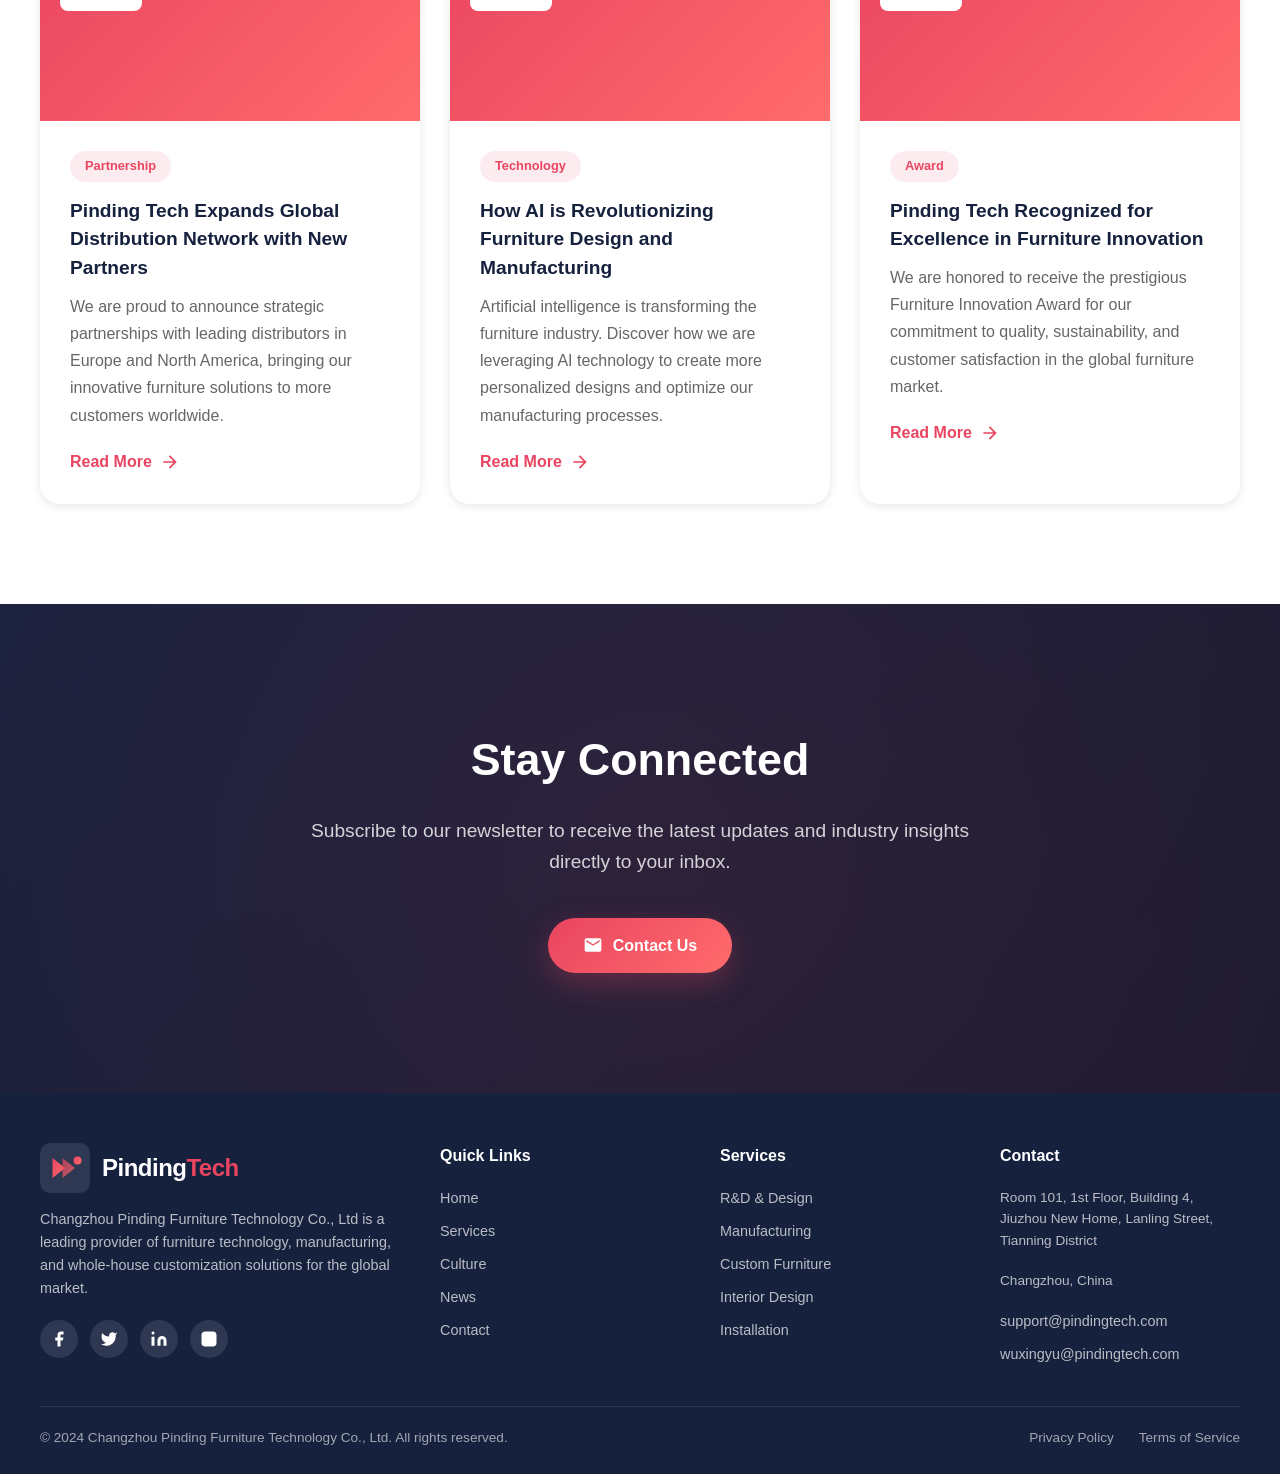
<file: news.html>
<!DOCTYPE html>
<html lang="en">
<head>
  <meta charset="UTF-8">
  <meta name="viewport" content="width=device-width, initial-scale=1.0">
  <meta name="description" content="Pinding Tech News - Latest updates, industry insights, company announcements, and furniture technology trends.">
  <meta name="keywords" content="furniture news, industry updates, company announcements, furniture technology trends, home decor news">
  <meta name="author" content="Changzhou Pinding Furniture Technology Co., Ltd">
  <meta name="robots" content="index, follow">
  
  <meta property="og:title" content="News & Updates | Pinding Tech">
  <meta property="og:description" content="Stay updated with the latest news, industry insights, and company announcements from Pinding Tech.">
  <meta property="og:type" content="website">
  <meta property="og:url" content="https://pindingtech.com/news">
  
  <title>News & Updates | Pinding Tech - Company News</title>
  
  <link rel="canonical" href="https://pindingtech.com/news">
  <link rel="icon" type="image/svg+xml" href="images/logo.svg">
  <link rel="stylesheet" href="css/styles.css">
  
  <script type="application/ld+json">
  {
    "@context": "https://schema.org",
    "@type": "Blog",
    "name": "Pinding Tech News",
    "description": "Latest news and updates from Pinding Tech",
    "publisher": {
      "@type": "Organization",
      "name": "Changzhou Pinding Furniture Technology Co., Ltd"
    }
  }
  </script>
</head>
<body>
  <a href="#main-content" class="skip-link">Skip to main content</a>

  <header class="header">
    <div class="container">
      <a href="index.html" class="logo" aria-label="Pinding Tech Home">
        <svg viewBox="0 0 100 100" aria-hidden="true">
          <defs>
            <linearGradient id="logoGrad" x1="0%" y1="0%" x2="100%" y2="100%">
              <stop offset="0%" style="stop-color:#e94560"/>
              <stop offset="100%" style="stop-color:#ff6b6b"/>
            </linearGradient>
          </defs>
          <rect width="100" height="100" rx="20" fill="#1a1a2e"/>
          <path d="M25 70V30l25 20-25 20z" fill="url(#logoGrad)"/>
          <path d="M45 70V30l25 20-25 20z" fill="url(#logoGrad)" opacity="0.7"/>
          <circle cx="75" cy="35" r="8" fill="url(#logoGrad)"/>
        </svg>
        <span class="logo-text">Pinding<span>Tech</span></span>
      </a>
      
      <nav class="nav" aria-label="Main navigation">
        <ul class="nav-list">
          <li><a href="index.html" class="nav-link">Home</a></li>
          <li><a href="services.html" class="nav-link">Services</a></li>
          <li><a href="culture.html" class="nav-link">Culture</a></li>
          <li><a href="news.html" class="nav-link active">News</a></li>
          <li><a href="contact.html" class="nav-link">Contact</a></li>
        </ul>
        <a href="contact.html" class="nav-cta">Get in Touch</a>
      </nav>
      
      <button class="mobile-menu-btn" aria-label="Toggle menu" aria-expanded="false">
        <span></span>
        <span></span>
        <span></span>
      </button>
    </div>
  </header>
  
  <div class="mobile-menu" aria-hidden="true">
    <nav>
      <ul class="nav-list">
        <li><a href="index.html" class="nav-link">Home</a></li>
        <li><a href="services.html" class="nav-link">Services</a></li>
        <li><a href="culture.html" class="nav-link">Culture</a></li>
        <li><a href="news.html" class="nav-link active">News</a></li>
        <li><a href="contact.html" class="nav-link">Contact</a></li>
      </ul>
    </nav>
  </div>

  <main id="main-content">
    <section class="page-header">
      <div class="container">
        <h1>News & Updates</h1>
        <p>Stay informed about the latest developments in furniture technology and our company</p>
        <nav class="breadcrumb" aria-label="Breadcrumb">
          <a href="index.html">Home</a>
          <span>/</span>
          <strong>News</strong>
        </nav>
      </div>
    </section>

    <section class="section">
      <div class="container">
        <div class="section-header animate-on-scroll">
          <span class="section-badge">
            <svg width="16" height="16" viewBox="0 0 24 24" fill="currentColor">
              <path d="M20 2H4c-1.1 0-2 .9-2 2v18l4-4h14c1.1 0 2-.9 2-2V4c0-1.1-.9-2-2-2zm0 14H6l-2 2V4h16v12z"/>
            </svg>
            Latest News
          </span>
          <h2 class="section-title">Industry Insights & Company Updates</h2>
          <p class="section-text">
            Discover the latest trends, innovations, and announcements from Pinding Tech and the furniture industry.
          </p>
        </div>
        
        <div class="news-grid">
          <article class="news-card animate-on-scroll">
            <div class="news-image">
              <div class="news-date">
                <strong>15</strong>
                <span>May 2024</span>
              </div>
            </div>
            <div class="news-content">
              <span class="news-tag">Company News</span>
              <h4>Pinding Tech Launches Next-Generation Mobile Application with Enhanced Features</h4>
              <p>We are thrilled to announce the launch of our upgraded mobile application, featuring improved user interface, advanced inventory management, and seamless integration with our furniture customization platform.</p>
              <a href="#" class="news-link">
                Read More
                <svg viewBox="0 0 24 24"><path d="M12 4l-1.41 1.41L16.17 11H4v2h12.17l-5.58 5.59L12 20l8-8z"/></svg>
              </a>
            </div>
          </article>
          
          <article class="news-card animate-on-scroll">
            <div class="news-image">
              <div class="news-date">
                <strong>08</strong>
                <span>May 2024</span>
              </div>
            </div>
            <div class="news-content">
              <span class="news-tag">Industry Trends</span>
              <h4>Sustainable Furniture: The Future of Eco-Friendly Home Design</h4>
              <p>As environmental consciousness grows, sustainable furniture manufacturing becomes increasingly important. Learn about the latest trends in eco-friendly materials and production methods.</p>
              <a href="#" class="news-link">
                Read More
                <svg viewBox="0 0 24 24"><path d="M12 4l-1.41 1.41L16.17 11H4v2h12.17l-5.58 5.59L12 20l8-8z"/></svg>
              </a>
            </div>
          </article>
          
          <article class="news-card animate-on-scroll">
            <div class="news-image">
              <div class="news-date">
                <strong>01</strong>
                <span>May 2024</span>
              </div>
            </div>
            <div class="news-content">
              <span class="news-tag">Product Launch</span>
              <h4>Introducing Our New Smart Storage Solutions Collection</h4>
              <p>Our latest collection of smart storage solutions combines innovative design with practical functionality. These pieces are designed to maximize space while adding elegance to any room.</p>
              <a href="#" class="news-link">
                Read More
                <svg viewBox="0 0 24 24"><path d="M12 4l-1.41 1.41L16.17 11H4v2h12.17l-5.58 5.59L12 20l8-8z"/></svg>
              </a>
            </div>
          </article>
          
          <article class="news-card animate-on-scroll">
            <div class="news-image">
              <div class="news-date">
                <strong>22</strong>
                <span>Apr 2024</span>
              </div>
            </div>
            <div class="news-content">
              <span class="news-tag">Partnership</span>
              <h4>Pinding Tech Expands Global Distribution Network with New Partners</h4>
              <p>We are proud to announce strategic partnerships with leading distributors in Europe and North America, bringing our innovative furniture solutions to more customers worldwide.</p>
              <a href="#" class="news-link">
                Read More
                <svg viewBox="0 0 24 24"><path d="M12 4l-1.41 1.41L16.17 11H4v2h12.17l-5.58 5.59L12 20l8-8z"/></svg>
              </a>
            </div>
          </article>
          
          <article class="news-card animate-on-scroll">
            <div class="news-image">
              <div class="news-date">
                <strong>15</strong>
                <span>Apr 2024</span>
              </div>
            </div>
            <div class="news-content">
              <span class="news-tag">Technology</span>
              <h4>How AI is Revolutionizing Furniture Design and Manufacturing</h4>
              <p>Artificial intelligence is transforming the furniture industry. Discover how we are leveraging AI technology to create more personalized designs and optimize our manufacturing processes.</p>
              <a href="#" class="news-link">
                Read More
                <svg viewBox="0 0 24 24"><path d="M12 4l-1.41 1.41L16.17 11H4v2h12.17l-5.58 5.59L12 20l8-8z"/></svg>
              </a>
            </div>
          </article>
          
          <article class="news-card animate-on-scroll">
            <div class="news-image">
              <div class="news-date">
                <strong>05</strong>
                <span>Apr 2024</span>
              </div>
            </div>
            <div class="news-content">
              <span class="news-tag">Award</span>
              <h4>Pinding Tech Recognized for Excellence in Furniture Innovation</h4>
              <p>We are honored to receive the prestigious Furniture Innovation Award for our commitment to quality, sustainability, and customer satisfaction in the global furniture market.</p>
              <a href="#" class="news-link">
                Read More
                <svg viewBox="0 0 24 24"><path d="M12 4l-1.41 1.41L16.17 11H4v2h12.17l-5.58 5.59L12 20l8-8z"/></svg>
              </a>
            </div>
          </article>
        </div>
      </div>
    </section>

    <section class="cta-section">
      <div class="container">
        <div class="cta-content animate-on-scroll">
          <h2>Stay Connected</h2>
          <p>Subscribe to our newsletter to receive the latest updates and industry insights directly to your inbox.</p>
          <div class="cta-buttons">
            <a href="contact.html" class="btn btn-primary">
              <svg width="20" height="20" viewBox="0 0 24 24" fill="currentColor">
                <path d="M20 4H4c-1.1 0-2 .9-2 2v12c0 1.1.9 2 2 2h16c1.1 0 2-.9 2-2V6c0-1.1-.9-2-2-2zm0 4l-8 5-8-5V6l8 5 8-5v2z"/>
              </svg>
              Contact Us
            </a>
          </div>
        </div>
      </div>
    </section>
  </main>

  <footer class="footer">
    <div class="container">
      <div class="footer-grid">
        <div class="footer-brand">
          <a href="index.html" class="logo">
            <svg viewBox="0 0 100 100">
              <defs>
                <linearGradient id="footerLogoGrad" x1="0%" y1="0%" x2="100%" y2="100%">
                  <stop offset="0%" style="stop-color:#e94560"/>
                  <stop offset="100%" style="stop-color:#ff6b6b"/>
                </linearGradient>
              </defs>
              <rect width="100" height="100" rx="20" fill="rgba(255,255,255,0.1)"/>
              <path d="M25 70V30l25 20-25 20z" fill="url(#footerLogoGrad)"/>
              <path d="M45 70V30l25 20-25 20z" fill="url(#footerLogoGrad)" opacity="0.7"/>
              <circle cx="75" cy="35" r="8" fill="url(#footerLogoGrad)"/>
            </svg>
            <span class="logo-text">Pinding<span>Tech</span></span>
          </a>
          <p>
            Changzhou Pinding Furniture Technology Co., Ltd is a leading provider of furniture technology, 
            manufacturing, and whole-house customization solutions for the global market.
          </p>
          <div class="footer-social">
            <a href="#" class="social-link" aria-label="Facebook">
              <svg viewBox="0 0 24 24"><path d="M18 2h-3a5 5 0 00-5 5v3H7v4h3v8h4v-8h3l1-4h-4V7a1 1 0 011-1h3z"/></svg>
            </a>
            <a href="#" class="social-link" aria-label="Twitter">
              <svg viewBox="0 0 24 24"><path d="M23 3a10.9 10.9 0 01-3.14 1.53 4.48 4.48 0 00-7.86 3v1A10.66 10.66 0 013 4s-4 9 5 13a11.64 11.64 0 01-7 2c9 5 20 0 20-11.5a4.5 4.5 0 00-.08-.83A7.72 7.72 0 0023 3z"/></svg>
            </a>
            <a href="#" class="social-link" aria-label="LinkedIn">
              <svg viewBox="0 0 24 24"><path d="M16 8a6 6 0 016 6v7h-4v-7a2 2 0 00-2-2 2 2 0 00-2 2v7h-4v-7a6 6 0 016-6zM2 9h4v12H2zM4 6a2 2 0 100-4 2 2 0 000 4z"/></svg>
            </a>
            <a href="#" class="social-link" aria-label="Instagram">
              <svg viewBox="0 0 24 24"><rect x="2" y="2" width="20" height="20" rx="5" ry="5"/><path d="M16 11.37A4 4 0 1112.63 8 4 4 0 0116 11.37zM17.5 6.5h.01"/></svg>
            </a>
          </div>
        </div>
        
        <div class="footer-column">
          <h5>Quick Links</h5>
          <nav class="footer-links">
            <a href="index.html">Home</a>
            <a href="services.html">Services</a>
            <a href="culture.html">Culture</a>
            <a href="news.html">News</a>
            <a href="contact.html">Contact</a>
          </nav>
        </div>
        
        <div class="footer-column">
          <h5>Services</h5>
          <nav class="footer-links">
            <a href="services.html">R&D & Design</a>
            <a href="services.html">Manufacturing</a>
            <a href="services.html">Custom Furniture</a>
            <a href="services.html">Interior Design</a>
            <a href="services.html">Installation</a>
          </nav>
        </div>
        
        <div class="footer-column">
          <h5>Contact</h5>
          <div class="footer-links">
            <p>Room 101, 1st Floor, Building 4, Jiuzhou New Home, Lanling Street, Tianning District</p>
            <p>Changzhou, China</p>
            <a href="mailto:support@pindingtech.com">support@pindingtech.com</a>
            <a href="mailto:wuxingyu@pindingtech.com">wuxingyu@pindingtech.com</a>
          </div>
        </div>
      </div>
      
      <div class="footer-bottom">
        <p>© 2024 Changzhou Pinding Furniture Technology Co., Ltd. All rights reserved.</p>
        <div class="footer-legal">
          <a href="privacy.html">Privacy Policy</a>
          <a href="terms.html">Terms of Service</a>
        </div>
      </div>
    </div>
  </footer>

  <script src="js/main.js"></script>
</body>
</html>
</file>
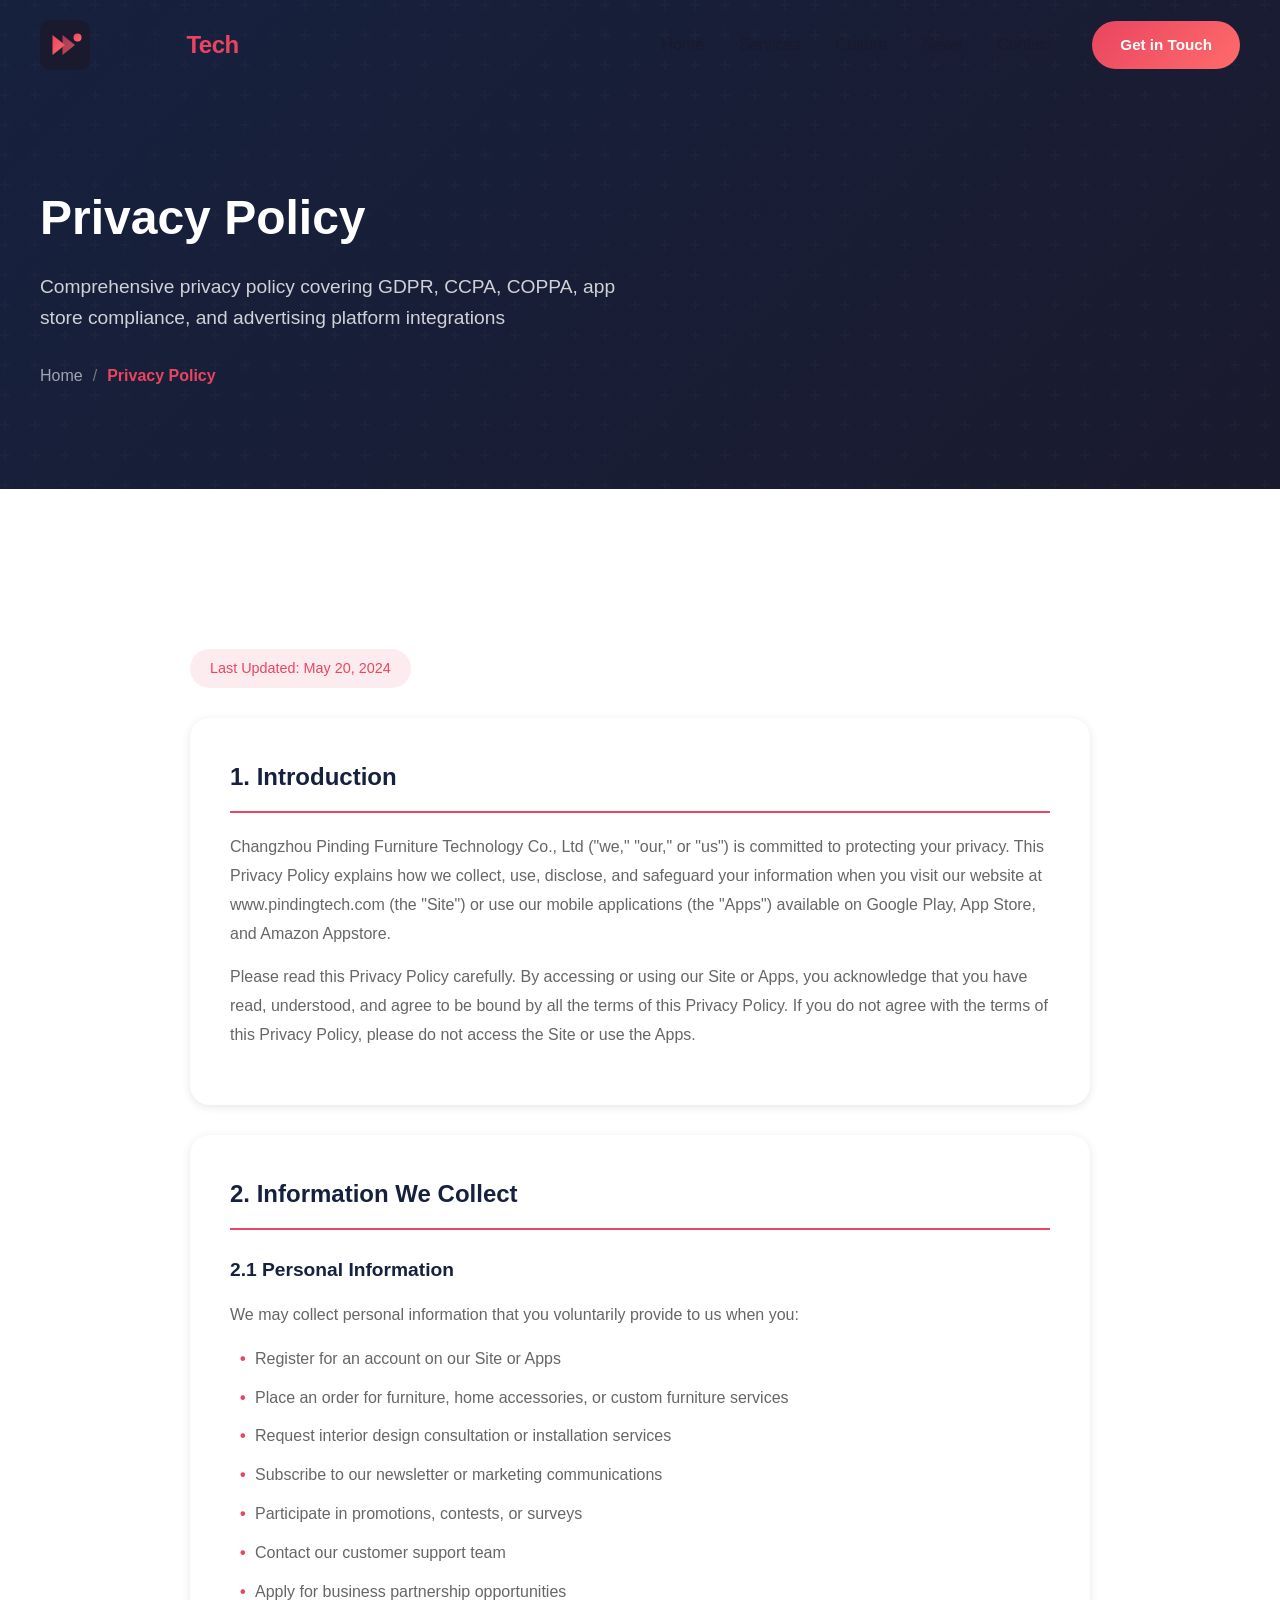
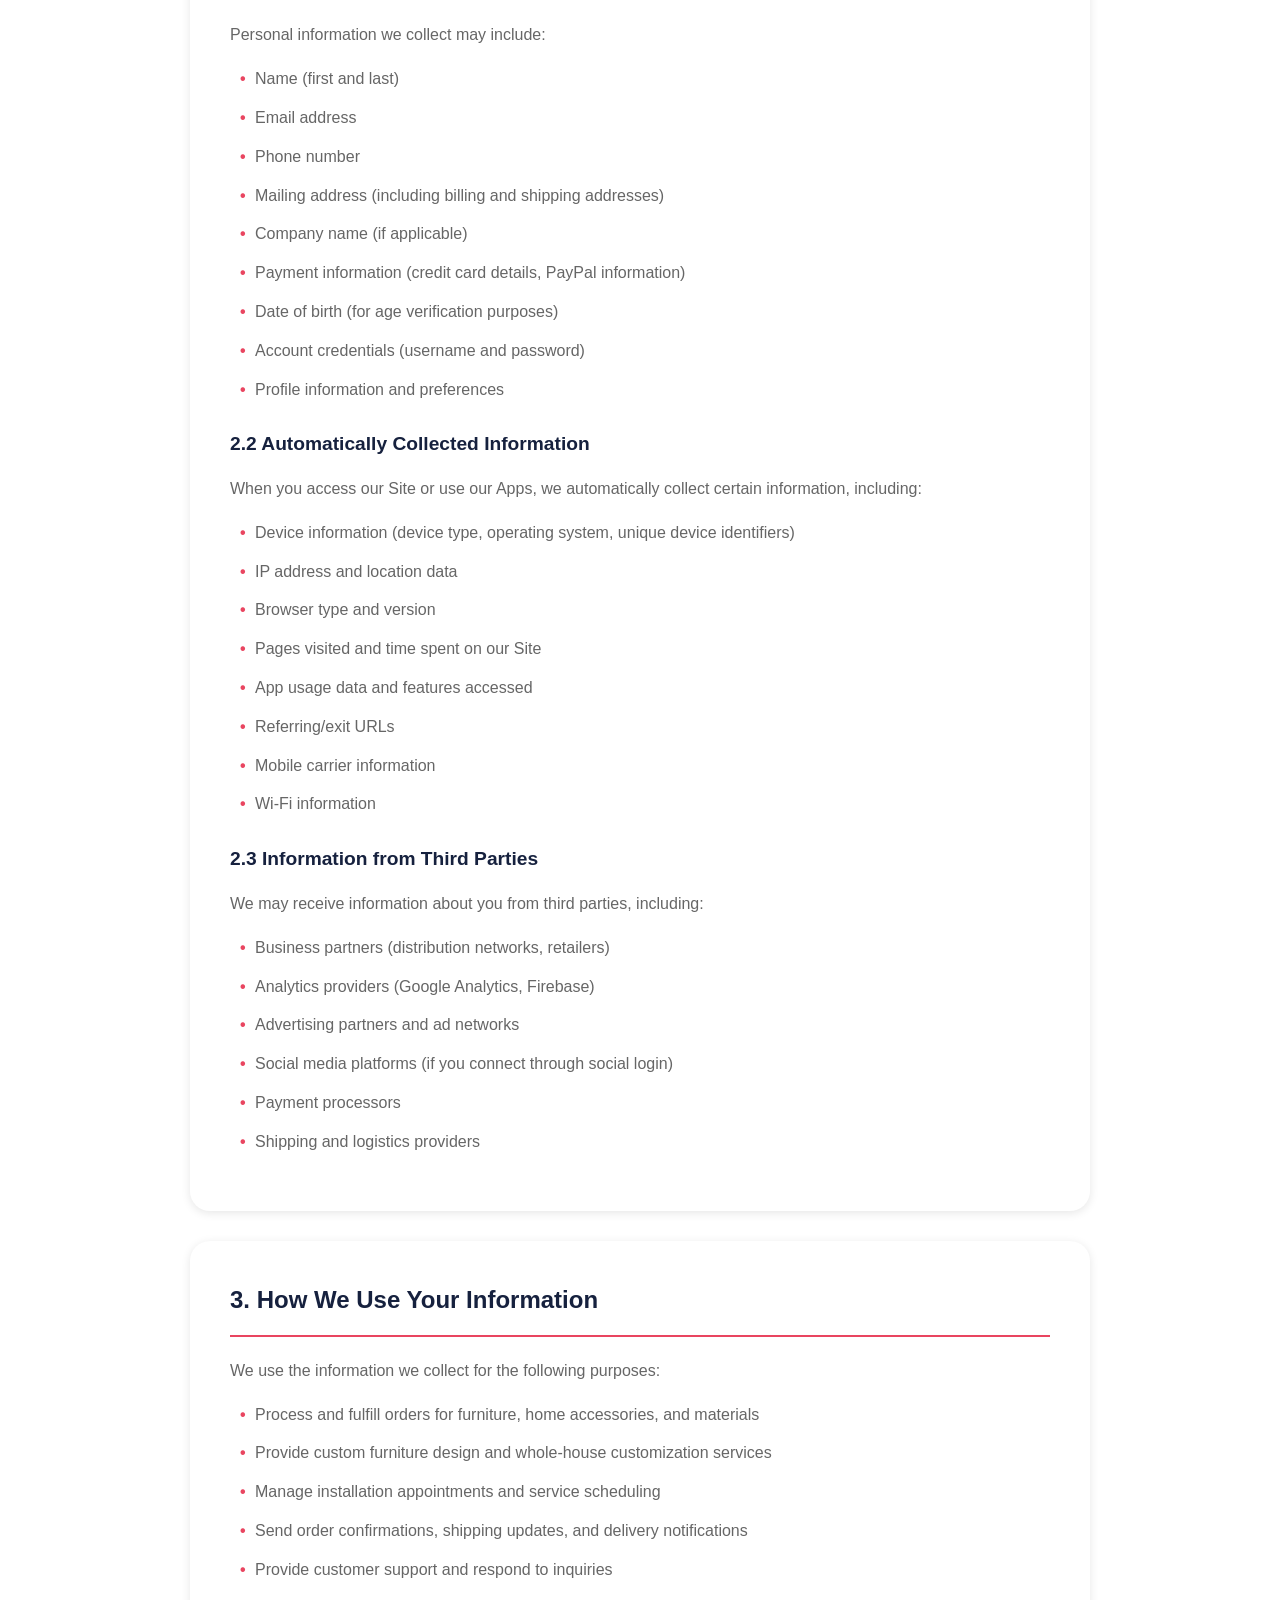
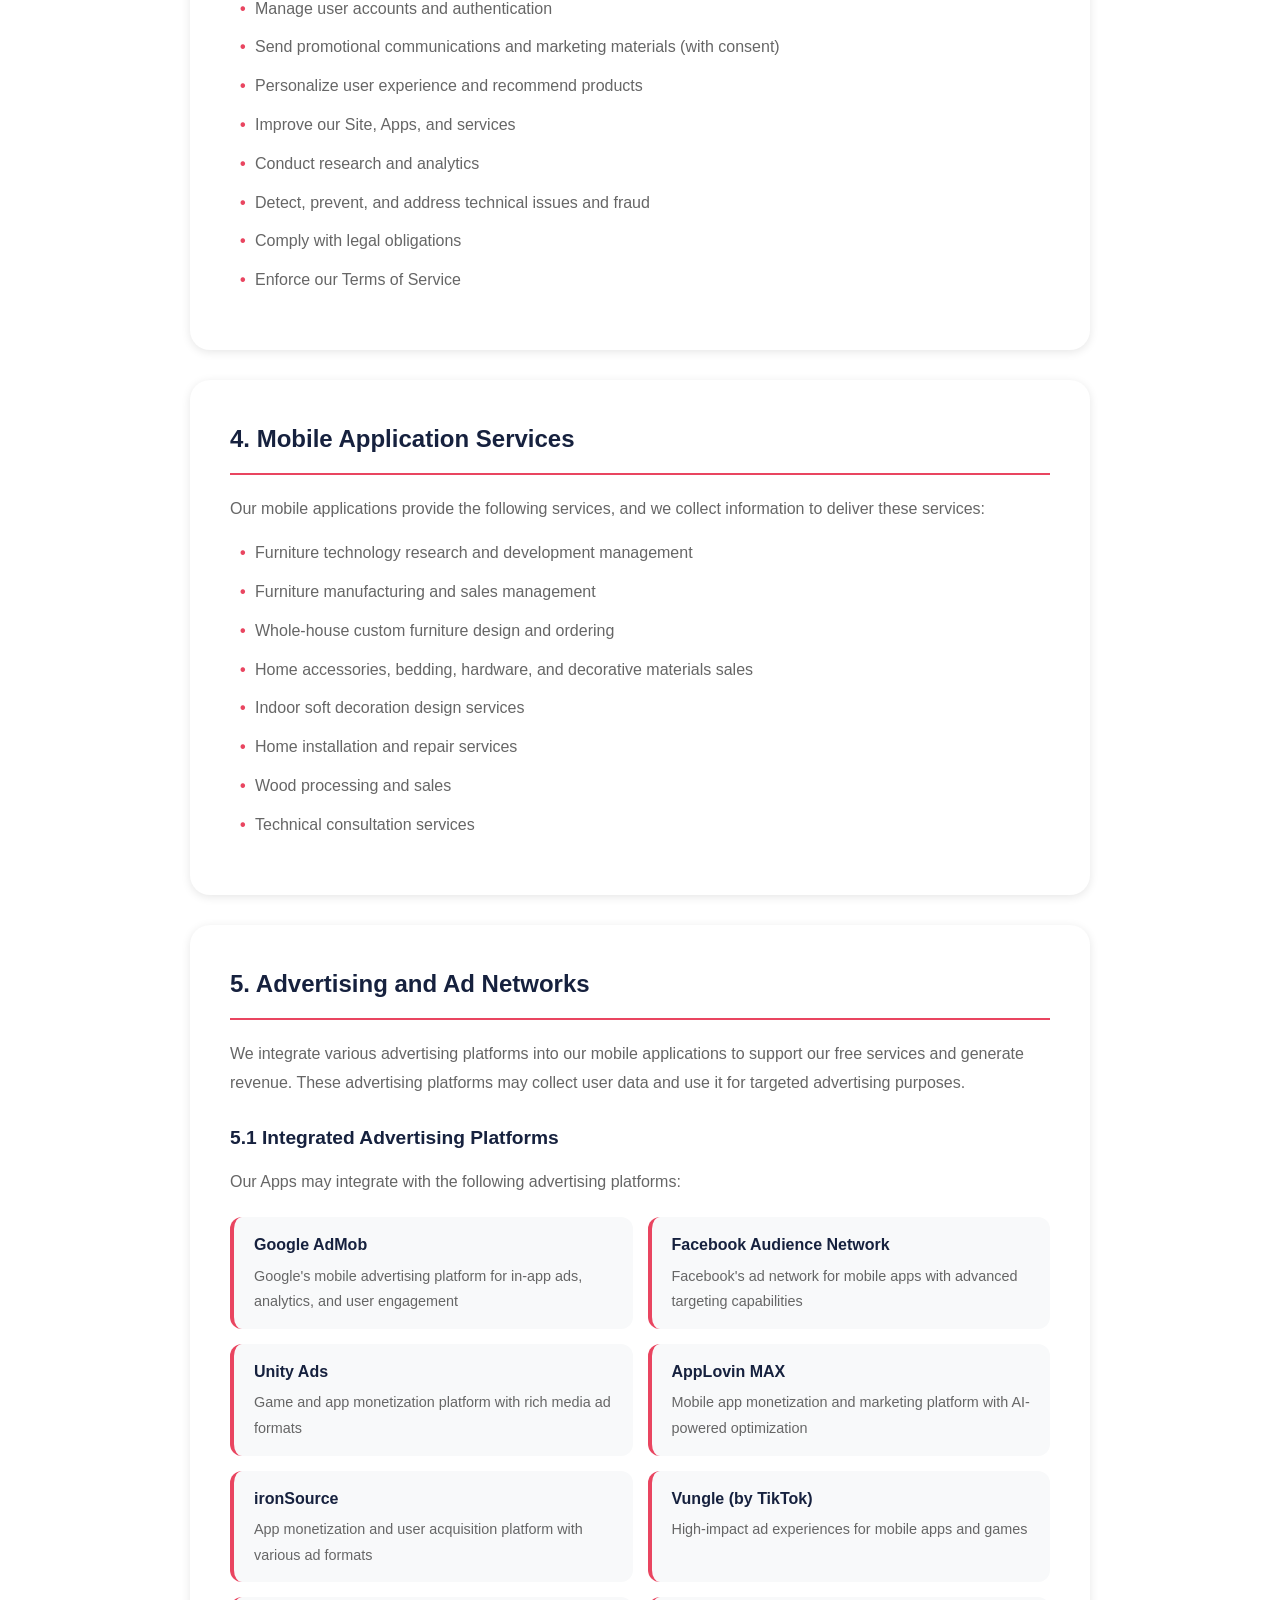
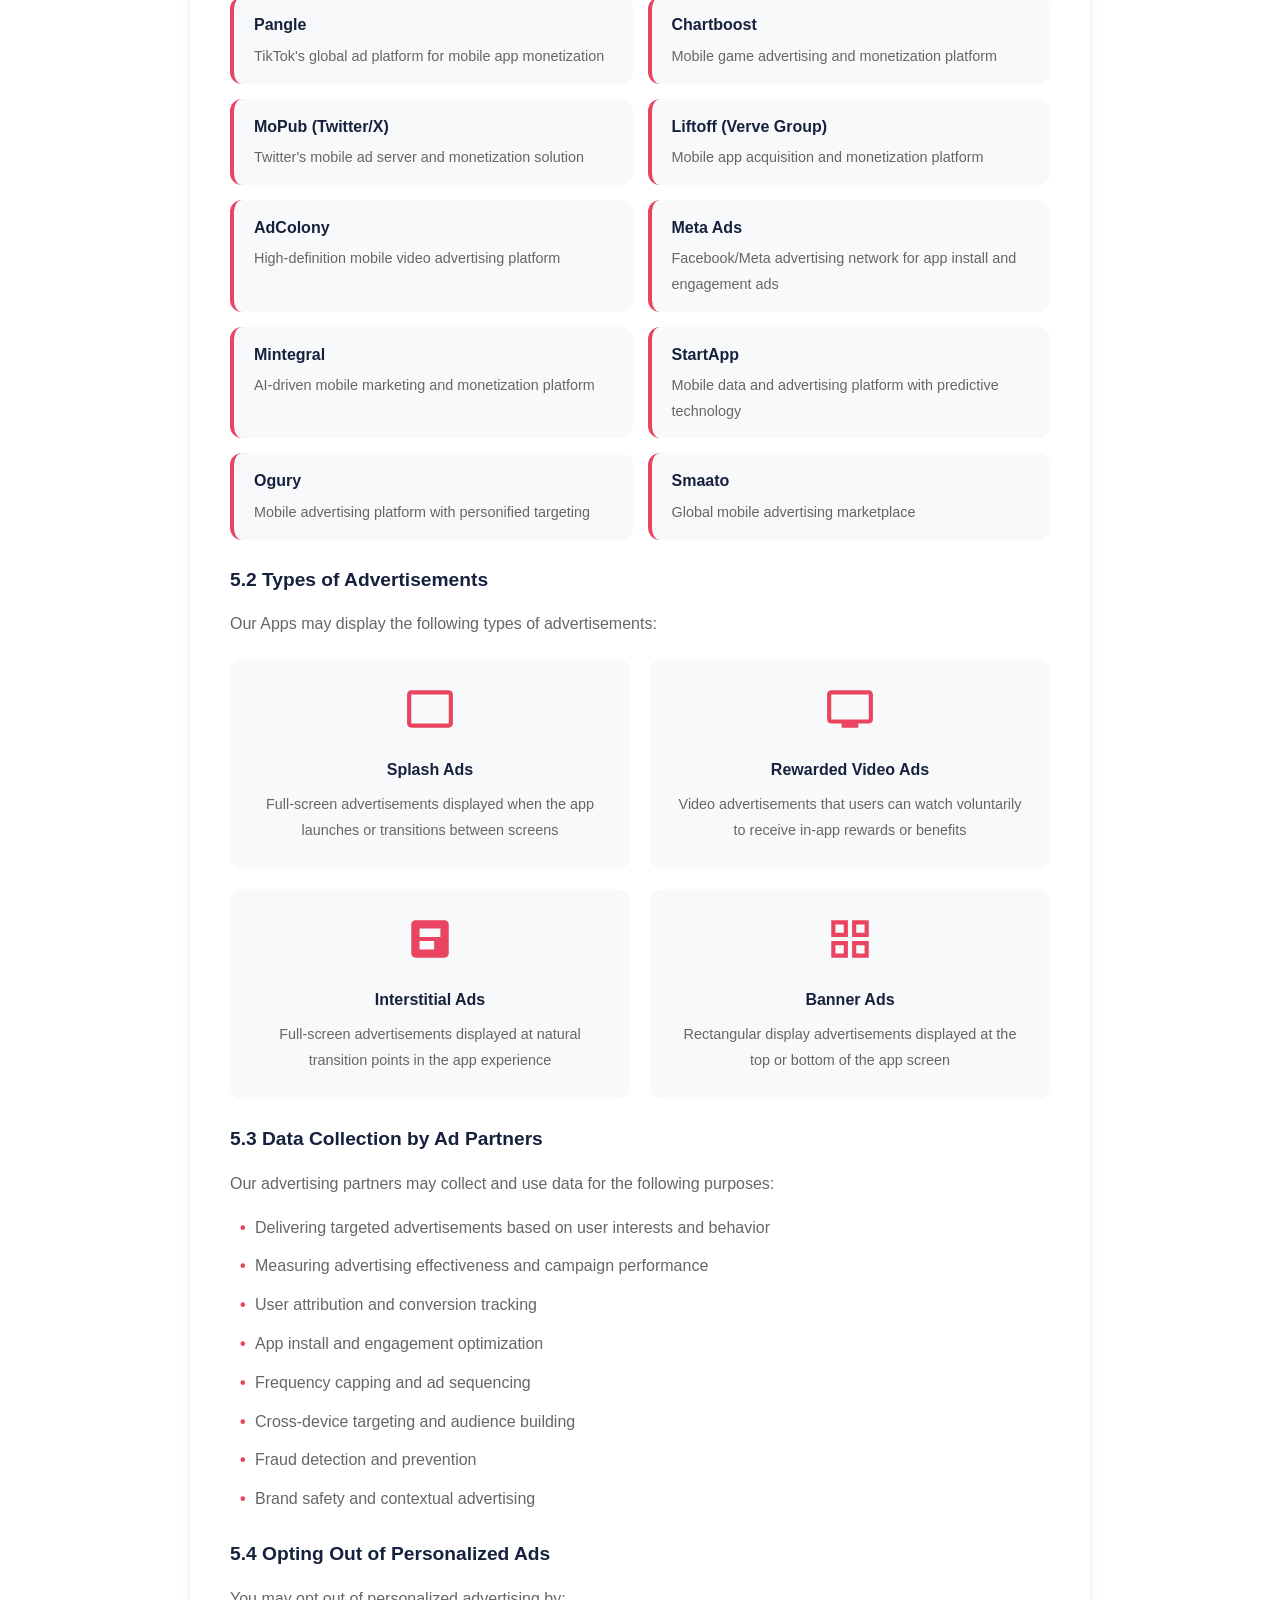
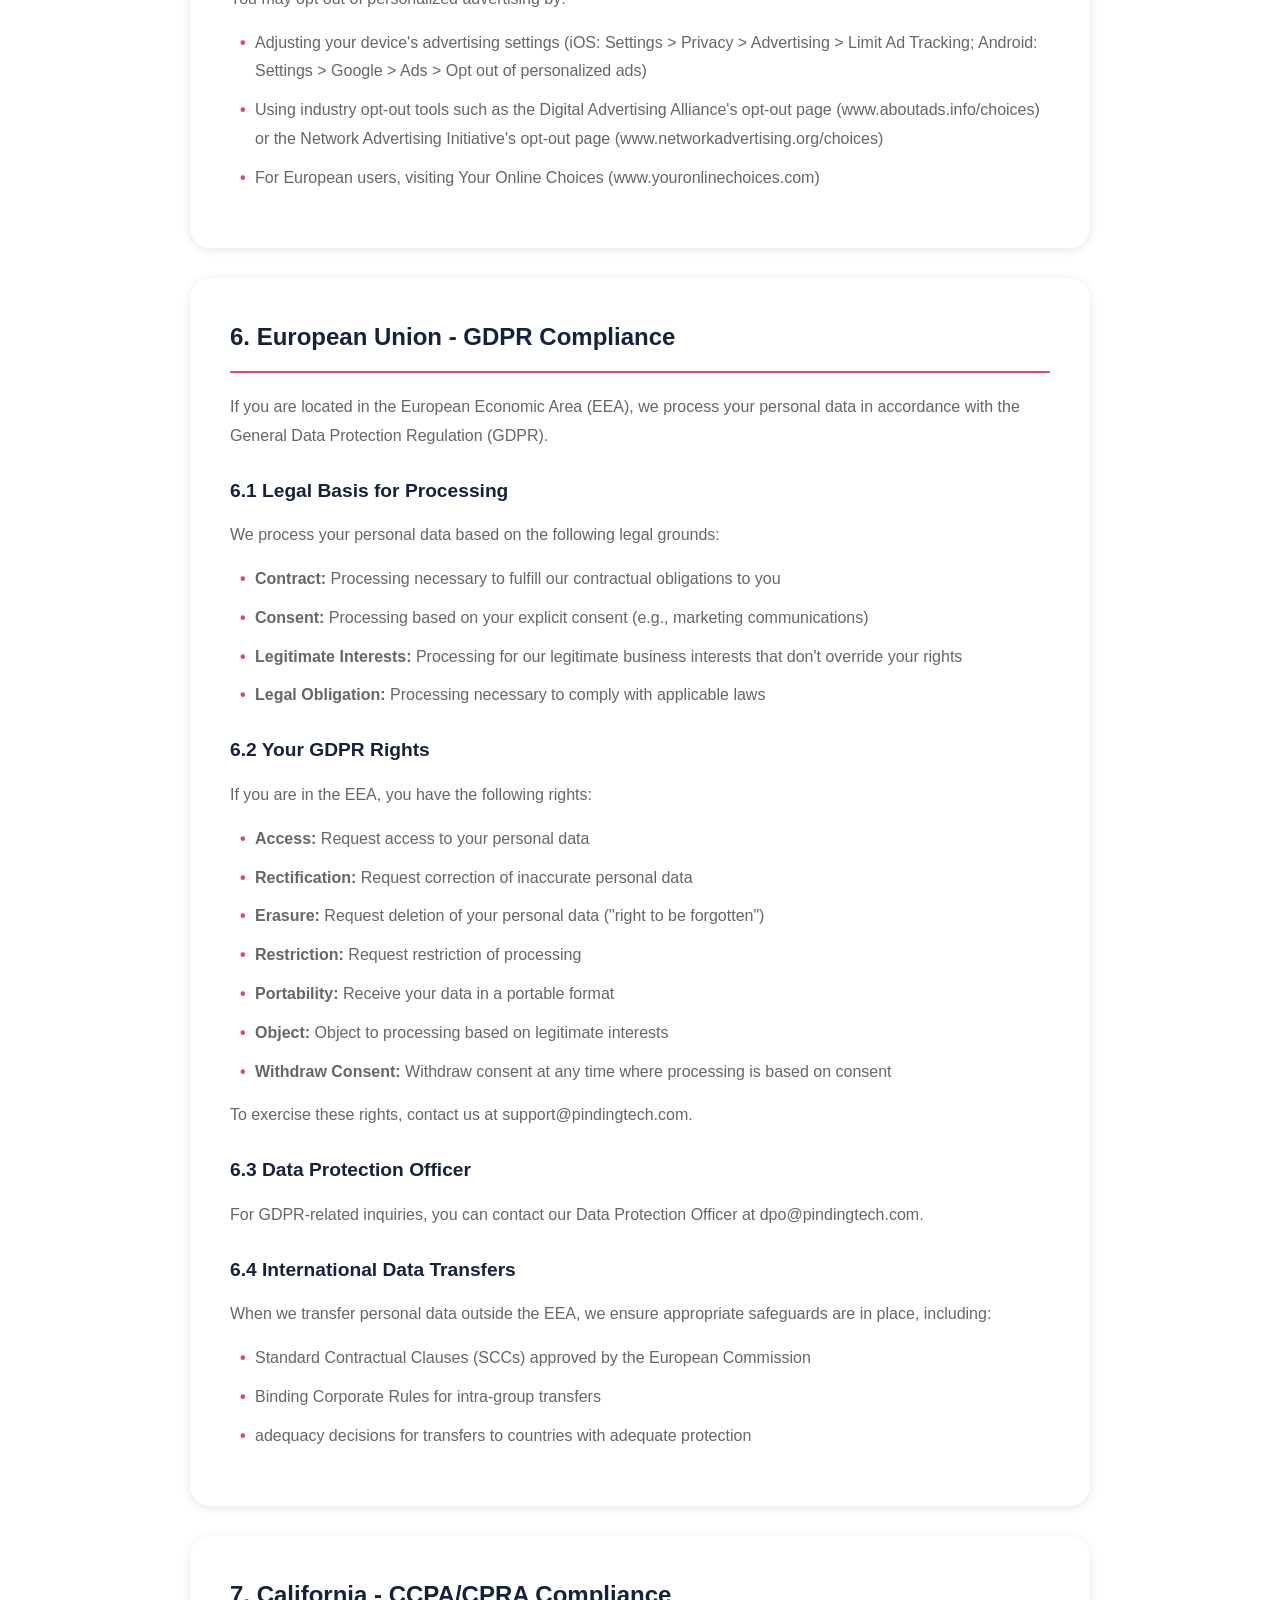
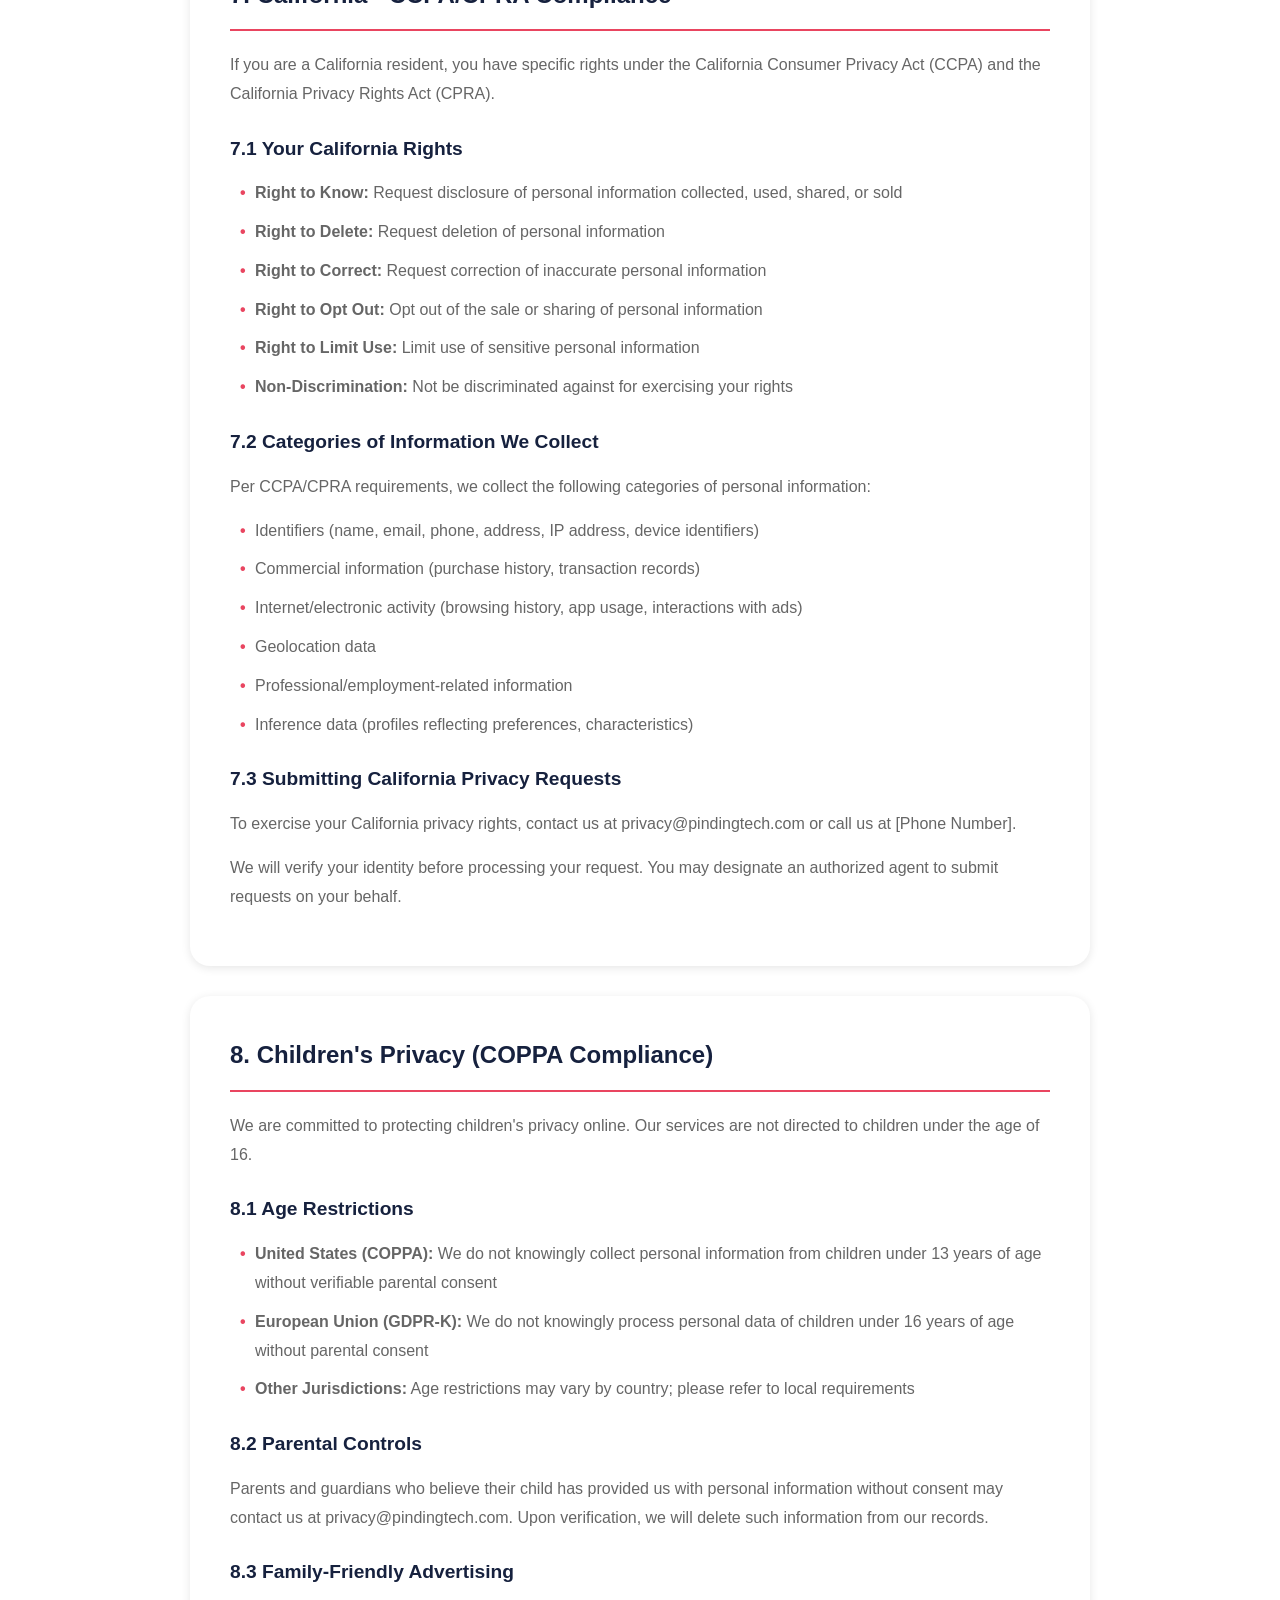
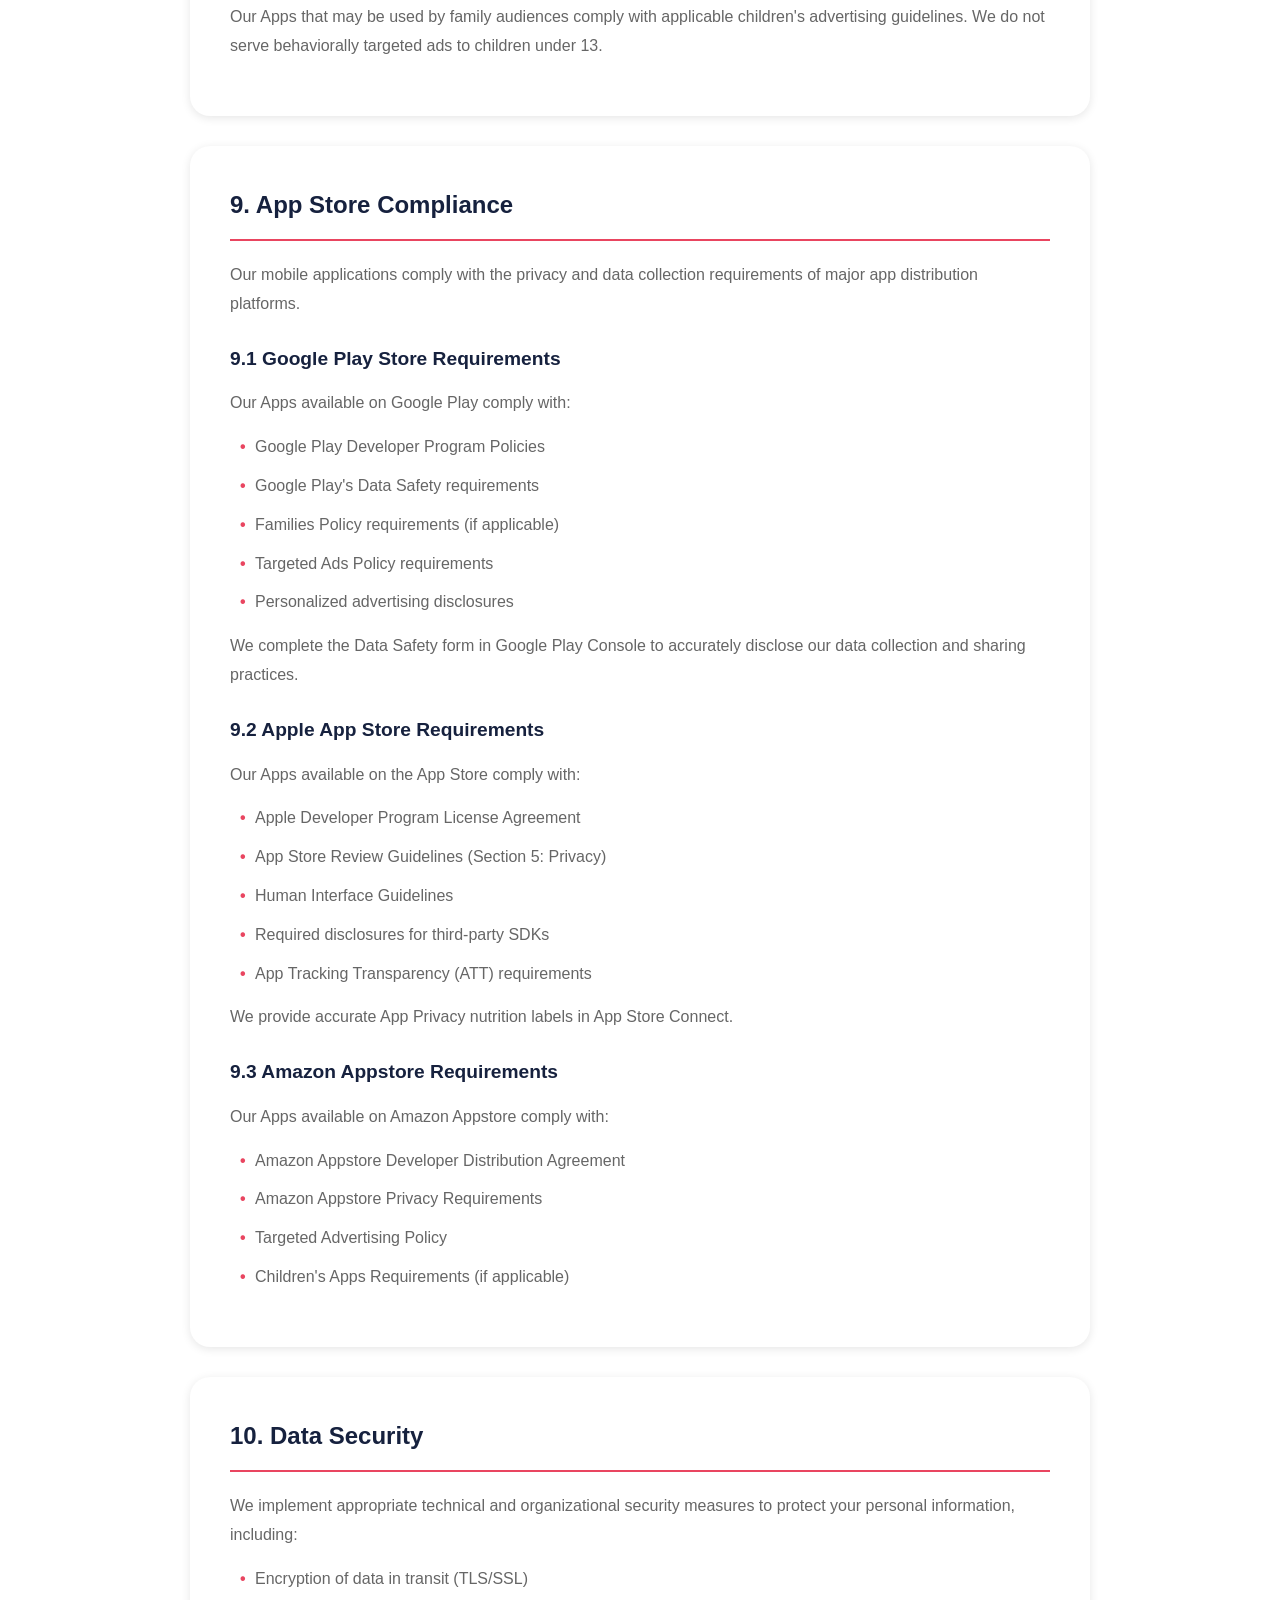
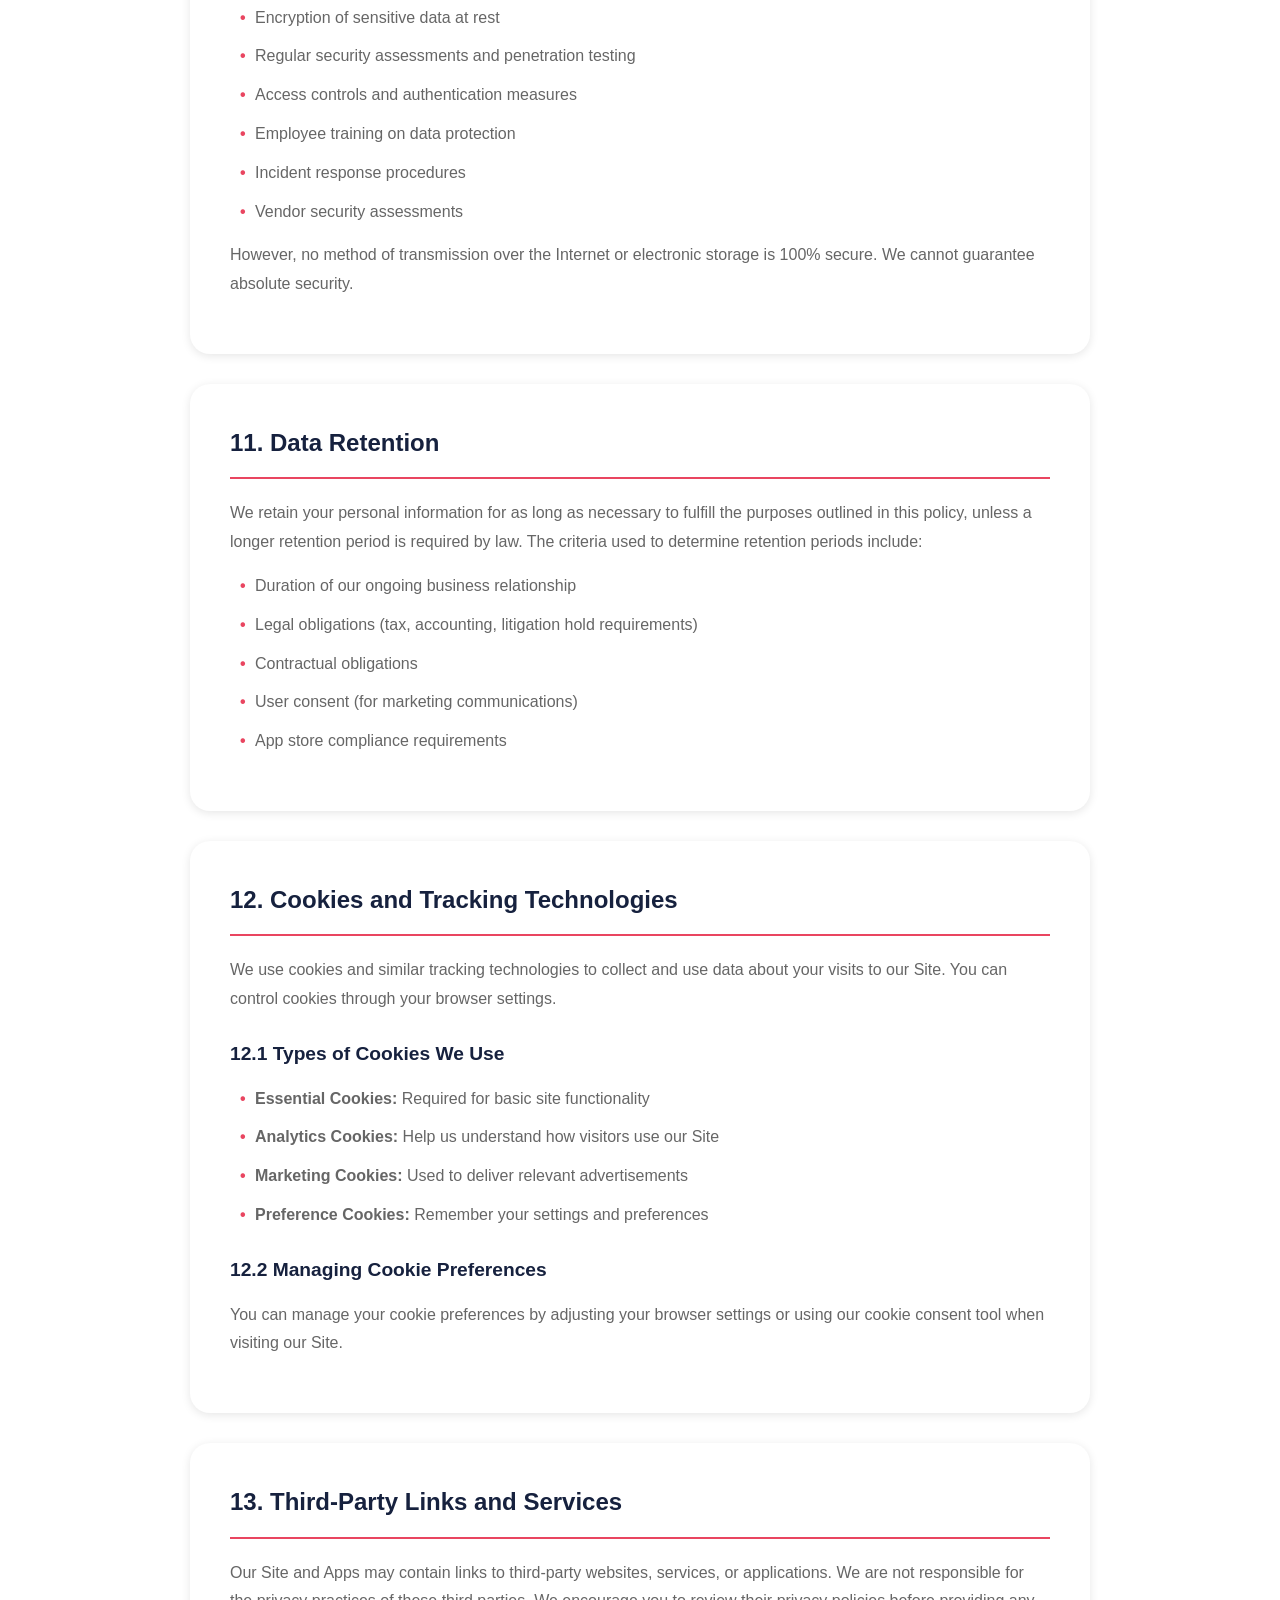
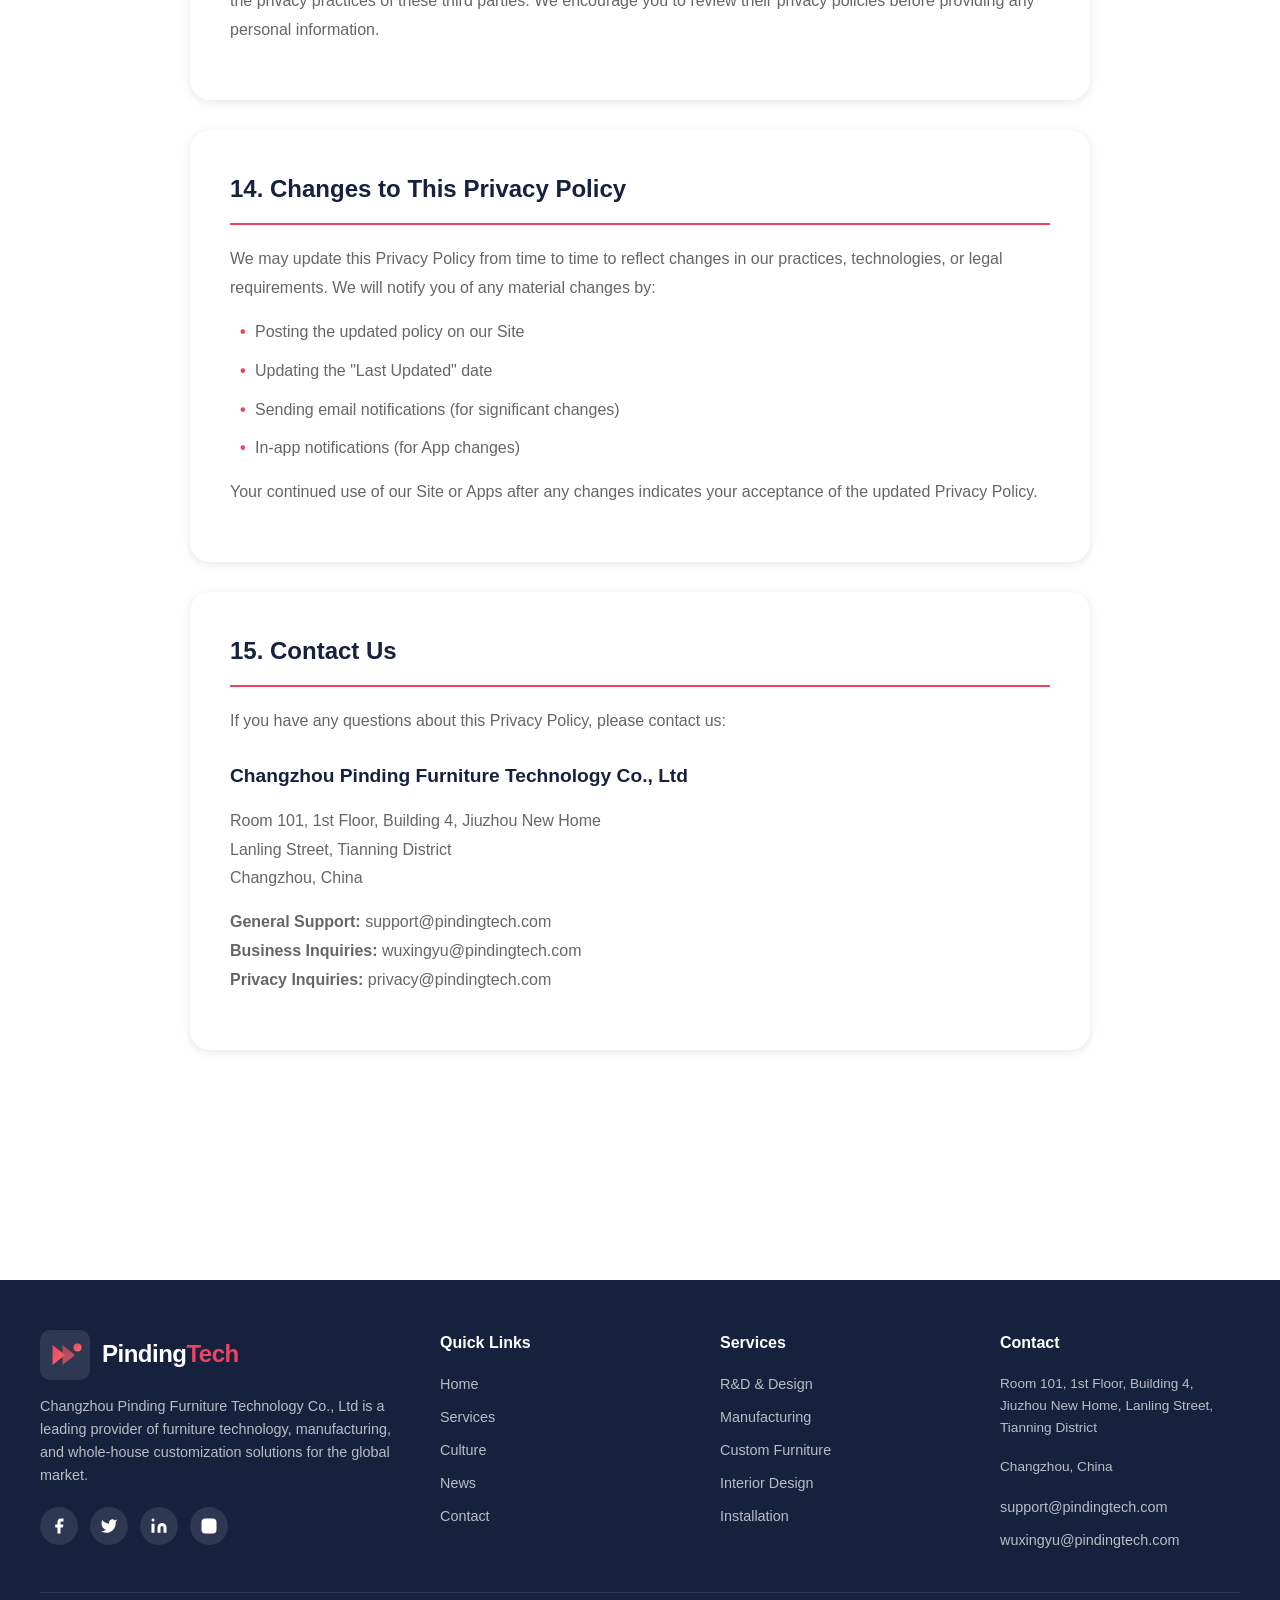
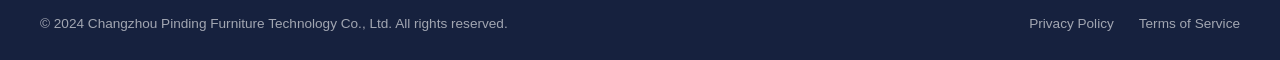
<file: privacy.html>
<!DOCTYPE html>
<html lang="en">
<head>
  <meta charset="UTF-8">
  <meta name="viewport" content="width=device-width, initial-scale=1.0">
  <meta name="description" content="Privacy Policy - Changzhou Pinding Furniture Technology Co., Ltd. Learn how we collect, use, and protect your personal data in compliance with GDPR, CCPA, and app store policies.">
  <meta name="robots" content="noindex, nofollow">
  
  <title>Privacy Policy | Pinding Tech</title>
  
  <link rel="canonical" href="https://pindingtech.com/privacy">
  <link rel="icon" type="image/svg+xml" href="images/logo.svg">
  <link rel="stylesheet" href="css/styles.css">
</head>
<body>
  <a href="#main-content" class="skip-link">Skip to main content</a>

  <header class="header">
    <div class="container">
      <a href="index.html" class="logo" aria-label="Pinding Tech Home">
        <svg viewBox="0 0 100 100" aria-hidden="true">
          <defs>
            <linearGradient id="logoGrad" x1="0%" y1="0%" x2="100%" y2="100%">
              <stop offset="0%" style="stop-color:#e94560"/>
              <stop offset="100%" style="stop-color:#ff6b6b"/>
            </linearGradient>
          </defs>
          <rect width="100" height="100" rx="20" fill="#1a1a2e"/>
          <path d="M25 70V30l25 20-25 20z" fill="url(#logoGrad)"/>
          <path d="M45 70V30l25 20-25 20z" fill="url(#logoGrad)" opacity="0.7"/>
          <circle cx="75" cy="35" r="8" fill="url(#logoGrad)"/>
        </svg>
        <span class="logo-text">Pinding<span>Tech</span></span>
      </a>
      
      <nav class="nav" aria-label="Main navigation">
        <ul class="nav-list">
          <li><a href="index.html" class="nav-link">Home</a></li>
          <li><a href="services.html" class="nav-link">Services</a></li>
          <li><a href="culture.html" class="nav-link">Culture</a></li>
          <li><a href="news.html" class="nav-link">News</a></li>
          <li><a href="contact.html" class="nav-link">Contact</a></li>
        </ul>
        <a href="contact.html" class="nav-cta">Get in Touch</a>
      </nav>
      
      <button class="mobile-menu-btn" aria-label="Toggle menu" aria-expanded="false">
        <span></span>
        <span></span>
        <span></span>
      </button>
    </div>
  </header>
  
  <div class="mobile-menu" aria-hidden="true">
    <nav>
      <ul class="nav-list">
        <li><a href="index.html" class="nav-link">Home</a></li>
        <li><a href="services.html" class="nav-link">Services</a></li>
        <li><a href="culture.html" class="nav-link">Culture</a></li>
        <li><a href="news.html" class="nav-link">News</a></li>
        <li><a href="contact.html" class="nav-link">Contact</a></li>
      </ul>
    </nav>
  </div>

  <main id="main-content">
    <section class="page-header">
      <div class="container">
        <h1>Privacy Policy</h1>
        <p>Comprehensive privacy policy covering GDPR, CCPA, COPPA, app store compliance, and advertising platform integrations</p>
        <nav class="breadcrumb" aria-label="Breadcrumb">
          <a href="index.html">Home</a>
          <span>/</span>
          <strong>Privacy Policy</strong>
        </nav>
      </div>
    </section>

    <section class="section">
      <div class="container">
        <div class="legal-content">
          <span class="last-updated">Last Updated: May 20, 2024</span>
          
          <div class="legal-section">
            <h2>1. Introduction</h2>
            <p>
              Changzhou Pinding Furniture Technology Co., Ltd ("we," "our," or "us") is committed to protecting your privacy. 
              This Privacy Policy explains how we collect, use, disclose, and safeguard your information when you visit our website 
              at www.pindingtech.com (the "Site") or use our mobile applications (the "Apps") available on Google Play, 
              App Store, and Amazon Appstore.
            </p>
            <p>
              Please read this Privacy Policy carefully. By accessing or using our Site or Apps, you acknowledge that you have read, 
              understood, and agree to be bound by all the terms of this Privacy Policy. If you do not agree with the terms of 
              this Privacy Policy, please do not access the Site or use the Apps.
            </p>
          </div>
          
          <div class="legal-section">
            <h2>2. Information We Collect</h2>
            
            <h3>2.1 Personal Information</h3>
            <p>We may collect personal information that you voluntarily provide to us when you:</p>
            <ul>
              <li>Register for an account on our Site or Apps</li>
              <li>Place an order for furniture, home accessories, or custom furniture services</li>
              <li>Request interior design consultation or installation services</li>
              <li>Subscribe to our newsletter or marketing communications</li>
              <li>Participate in promotions, contests, or surveys</li>
              <li>Contact our customer support team</li>
              <li>Apply for business partnership opportunities</li>
            </ul>
            <p>Personal information we collect may include:</p>
            <ul>
              <li>Name (first and last)</li>
              <li>Email address</li>
              <li>Phone number</li>
              <li>Mailing address (including billing and shipping addresses)</li>
              <li>Company name (if applicable)</li>
              <li>Payment information (credit card details, PayPal information)</li>
              <li>Date of birth (for age verification purposes)</li>
              <li>Account credentials (username and password)</li>
              <li>Profile information and preferences</li>
            </ul>
            
            <h3>2.2 Automatically Collected Information</h3>
            <p>When you access our Site or use our Apps, we automatically collect certain information, including:</p>
            <ul>
              <li>Device information (device type, operating system, unique device identifiers)</li>
              <li>IP address and location data</li>
              <li>Browser type and version</li>
              <li>Pages visited and time spent on our Site</li>
              <li>App usage data and features accessed</li>
              <li>Referring/exit URLs</li>
              <li>Mobile carrier information</li>
              <li>Wi-Fi information</li>
            </ul>
            
            <h3>2.3 Information from Third Parties</h3>
            <p>We may receive information about you from third parties, including:</p>
            <ul>
              <li>Business partners (distribution networks, retailers)</li>
              <li>Analytics providers (Google Analytics, Firebase)</li>
              <li>Advertising partners and ad networks</li>
              <li>Social media platforms (if you connect through social login)</li>
              <li>Payment processors</li>
              <li>Shipping and logistics providers</li>
            </ul>
          </div>
          
          <div class="legal-section">
            <h2>3. How We Use Your Information</h2>
            <p>We use the information we collect for the following purposes:</p>
            <ul>
              <li>Process and fulfill orders for furniture, home accessories, and materials</li>
              <li>Provide custom furniture design and whole-house customization services</li>
              <li>Manage installation appointments and service scheduling</li>
              <li>Send order confirmations, shipping updates, and delivery notifications</li>
              <li>Provide customer support and respond to inquiries</li>
              <li>Manage user accounts and authentication</li>
              <li>Send promotional communications and marketing materials (with consent)</li>
              <li>Personalize user experience and recommend products</li>
              <li>Improve our Site, Apps, and services</li>
              <li>Conduct research and analytics</li>
              <li>Detect, prevent, and address technical issues and fraud</li>
              <li>Comply with legal obligations</li>
              <li>Enforce our Terms of Service</li>
            </ul>
          </div>
          
          <div class="legal-section">
            <h2>4. Mobile Application Services</h2>
            <p>Our mobile applications provide the following services, and we collect information to deliver these services:</p>
            <ul>
              <li>Furniture technology research and development management</li>
              <li>Furniture manufacturing and sales management</li>
              <li>Whole-house custom furniture design and ordering</li>
              <li>Home accessories, bedding, hardware, and decorative materials sales</li>
              <li>Indoor soft decoration design services</li>
              <li>Home installation and repair services</li>
              <li>Wood processing and sales</li>
              <li>Technical consultation services</li>
            </ul>
          </div>
          
          <div class="legal-section">
            <h2>5. Advertising and Ad Networks</h2>
            <p>We integrate various advertising platforms into our mobile applications to support our free services and generate revenue. These advertising platforms may collect user data and use it for targeted advertising purposes.</p>
            
            <h3>5.1 Integrated Advertising Platforms</h3>
            <p>Our Apps may integrate with the following advertising platforms:</p>
            
            <div class="ad-platform-list">
              <div class="ad-platform-item">
                <strong>Google AdMob</strong>
                <span> Google's mobile advertising platform for in-app ads, analytics, and user engagement</span>
              </div>
              <div class="ad-platform-item">
                <strong>Facebook Audience Network</strong>
                <span> Facebook's ad network for mobile apps with advanced targeting capabilities</span>
              </div>
              <div class="ad-platform-item">
                <strong>Unity Ads</strong>
                <span> Game and app monetization platform with rich media ad formats</span>
              </div>
              <div class="ad-platform-item">
                <strong>AppLovin MAX</strong>
                <span> Mobile app monetization and marketing platform with AI-powered optimization</span>
              </div>
              <div class="ad-platform-item">
                <strong>ironSource</strong>
                <span> App monetization and user acquisition platform with various ad formats</span>
              </div>
              <div class="ad-platform-item">
                <strong>Vungle (by TikTok)</strong>
                <span> High-impact ad experiences for mobile apps and games</span>
              </div>
              <div class="ad-platform-item">
                <strong>Pangle</strong>
                <span> TikTok's global ad platform for mobile app monetization</span>
              </div>
              <div class="ad-platform-item">
                <strong>Chartboost</strong>
                <span> Mobile game advertising and monetization platform</span>
              </div>
              <div class="ad-platform-item">
                <strong>MoPub (Twitter/X)</strong>
                <span> Twitter's mobile ad server and monetization solution</span>
              </div>
              <div class="ad-platform-item">
                <strong>Liftoff (Verve Group)</strong>
                <span> Mobile app acquisition and monetization platform</span>
              </div>
              <div class="ad-platform-item">
                <strong>AdColony</strong>
                <span> High-definition mobile video advertising platform</span>
              </div>
              <div class="ad-platform-item">
                <strong>Meta Ads</strong>
                <span> Facebook/Meta advertising network for app install and engagement ads</span>
              </div>
              <div class="ad-platform-item">
                <strong>Mintegral</strong>
                <span> AI-driven mobile marketing and monetization platform</span>
              </div>
              <div class="ad-platform-item">
                <strong>StartApp</strong>
                <span> Mobile data and advertising platform with predictive technology</span>
              </div>
              <div class="ad-platform-item">
                <strong>Ogury</strong>
                <span> Mobile advertising platform with personified targeting</span>
              </div>
              <div class="ad-platform-item">
                <strong>Smaato</strong>
                <span> Global mobile advertising marketplace</span>
              </div>
            </div>
            
            <h3>5.2 Types of Advertisements</h3>
            <p>Our Apps may display the following types of advertisements:</p>
            
            <div class="ad-types">
              <div class="ad-type-card">
                <svg viewBox="0 0 24 24"><path d="M21 3H3c-1.1 0-2 .9-2 2v14c0 1.1.9 2 2 2h18c1.1 0 2-.9 2-2V5c0-1.1-.9-2-2-2zm0 16H3V5h18v14z"/></svg>
                <h5>Splash Ads</h5>
                <p>Full-screen advertisements displayed when the app launches or transitions between screens</p>
              </div>
              <div class="ad-type-card">
                <svg viewBox="0 0 24 24"><path d="M21 3H3c-1.1 0-2 .9-2 2v12c0 1.1.9 2 2 2h5v2h8v-2h5c1.1 0 2-.9 2-2V5c0-1.1-.9-2-2-2zm0 14H3V5h18v12z"/></svg>
                <h5>Rewarded Video Ads</h5>
                <p>Video advertisements that users can watch voluntarily to receive in-app rewards or benefits</p>
              </div>
              <div class="ad-type-card">
                <svg viewBox="0 0 24 24"><path d="M19 3H5c-1.1 0-2 .9-2 2v14c0 1.1.9 2 2 2h14c1.1 0 2-.9 2-2V5c0-1.1-.9-2-2-2zm-5 14H7v-4h7v4zm3-6H7V7h10v4z"/></svg>
                <h5>Interstitial Ads</h5>
                <p>Full-screen advertisements displayed at natural transition points in the app experience</p>
              </div>
              <div class="ad-type-card">
                <svg viewBox="0 0 24 24"><path d="M3 3v8h8V3H3zm6 6H5V5h4v4zm-6 4v8h8v-8H3zm6 6H5v-4h4v4zm4-16v8h8V3h-8zm6 6h-4V5h4v4zm-6 4v8h8v-8h-8zm6 6h-4v-4h4v4z"/></svg>
                <h5>Banner Ads</h5>
                <p>Rectangular display advertisements displayed at the top or bottom of the app screen</p>
              </div>
            </div>
            
            <h3>5.3 Data Collection by Ad Partners</h3>
            <p>Our advertising partners may collect and use data for the following purposes:</p>
            <ul>
              <li>Delivering targeted advertisements based on user interests and behavior</li>
              <li>Measuring advertising effectiveness and campaign performance</li>
              <li>User attribution and conversion tracking</li>
              <li>App install and engagement optimization</li>
              <li>Frequency capping and ad sequencing</li>
              <li>Cross-device targeting and audience building</li>
              <li>Fraud detection and prevention</li>
              <li>Brand safety and contextual advertising</li>
            </ul>
            
            <h3>5.4 Opting Out of Personalized Ads</h3>
            <p>You may opt out of personalized advertising by:</p>
            <ul>
              <li>Adjusting your device's advertising settings (iOS: Settings > Privacy > Advertising > Limit Ad Tracking; Android: Settings > Google > Ads > Opt out of personalized ads)</li>
              <li>Using industry opt-out tools such as the Digital Advertising Alliance's opt-out page (www.aboutads.info/choices) or the Network Advertising Initiative's opt-out page (www.networkadvertising.org/choices)</li>
              <li>For European users, visiting Your Online Choices (www.youronlinechoices.com)</li>
            </ul>
          </div>
          
          <div class="legal-section">
            <h2>6. European Union - GDPR Compliance</h2>
            <p>If you are located in the European Economic Area (EEA), we process your personal data in accordance with the General Data Protection Regulation (GDPR).</p>
            
            <h3>6.1 Legal Basis for Processing</h3>
            <p>We process your personal data based on the following legal grounds:</p>
            <ul>
              <li><strong>Contract:</strong> Processing necessary to fulfill our contractual obligations to you</li>
              <li><strong>Consent:</strong> Processing based on your explicit consent (e.g., marketing communications)</li>
              <li><strong>Legitimate Interests:</strong> Processing for our legitimate business interests that don't override your rights</li>
              <li><strong>Legal Obligation:</strong> Processing necessary to comply with applicable laws</li>
            </ul>
            
            <h3>6.2 Your GDPR Rights</h3>
            <p>If you are in the EEA, you have the following rights:</p>
            <ul>
              <li><strong>Access:</strong> Request access to your personal data</li>
              <li><strong>Rectification:</strong> Request correction of inaccurate personal data</li>
              <li><strong>Erasure:</strong> Request deletion of your personal data ("right to be forgotten")</li>
              <li><strong>Restriction:</strong> Request restriction of processing</li>
              <li><strong>Portability:</strong> Receive your data in a portable format</li>
              <li><strong>Object:</strong> Object to processing based on legitimate interests</li>
              <li><strong>Withdraw Consent:</strong> Withdraw consent at any time where processing is based on consent</li>
            </ul>
            <p>To exercise these rights, contact us at <a href="mailto:support@pindingtech.com">support@pindingtech.com</a>.</p>
            
            <h3>6.3 Data Protection Officer</h3>
            <p>For GDPR-related inquiries, you can contact our Data Protection Officer at <a href="mailto:dpo@pindingtech.com">dpo@pindingtech.com</a>.</p>
            
            <h3>6.4 International Data Transfers</h3>
            <p>When we transfer personal data outside the EEA, we ensure appropriate safeguards are in place, including:</p>
            <ul>
              <li>Standard Contractual Clauses (SCCs) approved by the European Commission</li>
              <li>Binding Corporate Rules for intra-group transfers</li>
              <li> adequacy decisions for transfers to countries with adequate protection</li>
            </ul>
          </div>
          
          <div class="legal-section">
            <h2>7. California - CCPA/CPRA Compliance</h2>
            <p>If you are a California resident, you have specific rights under the California Consumer Privacy Act (CCPA) and the California Privacy Rights Act (CPRA).</p>
            
            <h3>7.1 Your California Rights</h3>
            <ul>
              <li><strong>Right to Know:</strong> Request disclosure of personal information collected, used, shared, or sold</li>
              <li><strong>Right to Delete:</strong> Request deletion of personal information</li>
              <li><strong>Right to Correct:</strong> Request correction of inaccurate personal information</li>
              <li><strong>Right to Opt Out:</strong> Opt out of the sale or sharing of personal information</li>
              <li><strong>Right to Limit Use:</strong> Limit use of sensitive personal information</li>
              <li><strong>Non-Discrimination:</strong> Not be discriminated against for exercising your rights</li>
            </ul>
            
            <h3>7.2 Categories of Information We Collect</h3>
            <p>Per CCPA/CPRA requirements, we collect the following categories of personal information:</p>
            <ul>
              <li>Identifiers (name, email, phone, address, IP address, device identifiers)</li>
              <li>Commercial information (purchase history, transaction records)</li>
              <li>Internet/electronic activity (browsing history, app usage, interactions with ads)</li>
              <li>Geolocation data</li>
              <li>Professional/employment-related information</li>
              <li>Inference data (profiles reflecting preferences, characteristics)</li>
            </ul>
            
            <h3>7.3 Submitting California Privacy Requests</h3>
            <p>To exercise your California privacy rights, contact us at <a href="mailto:privacy@pindingtech.com">privacy@pindingtech.com</a> or call us at [Phone Number].</p>
            <p>We will verify your identity before processing your request. You may designate an authorized agent to submit requests on your behalf.</p>
          </div>
          
          <div class="legal-section">
            <h2>8. Children's Privacy (COPPA Compliance)</h2>
            <p>We are committed to protecting children's privacy online. Our services are not directed to children under the age of 16.</p>
            
            <h3>8.1 Age Restrictions</h3>
            <ul>
              <li><strong>United States (COPPA):</strong> We do not knowingly collect personal information from children under 13 years of age without verifiable parental consent</li>
              <li><strong>European Union (GDPR-K):</strong> We do not knowingly process personal data of children under 16 years of age without parental consent</li>
              <li><strong>Other Jurisdictions:</strong> Age restrictions may vary by country; please refer to local requirements</li>
            </ul>
            
            <h3>8.2 Parental Controls</h3>
            <p>Parents and guardians who believe their child has provided us with personal information without consent may contact us at <a href="mailto:privacy@pindingtech.com">privacy@pindingtech.com</a>. Upon verification, we will delete such information from our records.</p>
            
            <h3>8.3 Family-Friendly Advertising</h3>
            <p>Our Apps that may be used by family audiences comply with applicable children's advertising guidelines. We do not serve behaviorally targeted ads to children under 13.</p>
          </div>
          
          <div class="legal-section">
            <h2>9. App Store Compliance</h2>
            <p>Our mobile applications comply with the privacy and data collection requirements of major app distribution platforms.</p>
            
            <h3>9.1 Google Play Store Requirements</h3>
            <p>Our Apps available on Google Play comply with:</p>
            <ul>
              <li>Google Play Developer Program Policies</li>
              <li>Google Play's Data Safety requirements</li>
              <li>Families Policy requirements (if applicable)</li>
              <li>Targeted Ads Policy requirements</li>
              <li>Personalized advertising disclosures</li>
            </ul>
            <p>We complete the Data Safety form in Google Play Console to accurately disclose our data collection and sharing practices.</p>
            
            <h3>9.2 Apple App Store Requirements</h3>
            <p>Our Apps available on the App Store comply with:</p>
            <ul>
              <li>Apple Developer Program License Agreement</li>
              <li>App Store Review Guidelines (Section 5: Privacy)</li>
              <li>Human Interface Guidelines</li>
              <li>Required disclosures for third-party SDKs</li>
              <li>App Tracking Transparency (ATT) requirements</li>
            </ul>
            <p>We provide accurate App Privacy nutrition labels in App Store Connect.</p>
            
            <h3>9.3 Amazon Appstore Requirements</h3>
            <p>Our Apps available on Amazon Appstore comply with:</p>
            <ul>
              <li>Amazon Appstore Developer Distribution Agreement</li>
              <li>Amazon Appstore Privacy Requirements</li>
              <li>Targeted Advertising Policy</li>
              <li>Children's Apps Requirements (if applicable)</li>
            </ul>
          </div>
          
          <div class="legal-section">
            <h2>10. Data Security</h2>
            <p>We implement appropriate technical and organizational security measures to protect your personal information, including:</p>
            <ul>
              <li>Encryption of data in transit (TLS/SSL)</li>
              <li>Encryption of sensitive data at rest</li>
              <li>Regular security assessments and penetration testing</li>
              <li>Access controls and authentication measures</li>
              <li>Employee training on data protection</li>
              <li>Incident response procedures</li>
              <li>Vendor security assessments</li>
            </ul>
            <p>However, no method of transmission over the Internet or electronic storage is 100% secure. We cannot guarantee absolute security.</p>
          </div>
          
          <div class="legal-section">
            <h2>11. Data Retention</h2>
            <p>We retain your personal information for as long as necessary to fulfill the purposes outlined in this policy, unless a longer retention period is required by law. The criteria used to determine retention periods include:</p>
            <ul>
              <li>Duration of our ongoing business relationship</li>
              <li>Legal obligations (tax, accounting, litigation hold requirements)</li>
              <li>Contractual obligations</li>
              <li>User consent (for marketing communications)</li>
              <li>App store compliance requirements</li>
            </ul>
          </div>
          
          <div class="legal-section">
            <h2>12. Cookies and Tracking Technologies</h2>
            <p>We use cookies and similar tracking technologies to collect and use data about your visits to our Site. You can control cookies through your browser settings.</p>
            
            <h3>12.1 Types of Cookies We Use</h3>
            <ul>
              <li><strong>Essential Cookies:</strong> Required for basic site functionality</li>
              <li><strong>Analytics Cookies:</strong> Help us understand how visitors use our Site</li>
              <li><strong>Marketing Cookies:</strong> Used to deliver relevant advertisements</li>
              <li><strong>Preference Cookies:</strong> Remember your settings and preferences</li>
            </ul>
            
            <h3>12.2 Managing Cookie Preferences</h3>
            <p>You can manage your cookie preferences by adjusting your browser settings or using our cookie consent tool when visiting our Site.</p>
          </div>
          
          <div class="legal-section">
            <h2>13. Third-Party Links and Services</h2>
            <p>Our Site and Apps may contain links to third-party websites, services, or applications. We are not responsible for the privacy practices of these third parties. We encourage you to review their privacy policies before providing any personal information.</p>
          </div>
          
          <div class="legal-section">
            <h2>14. Changes to This Privacy Policy</h2>
            <p>We may update this Privacy Policy from time to time to reflect changes in our practices, technologies, or legal requirements. We will notify you of any material changes by:</p>
            <ul>
              <li>Posting the updated policy on our Site</li>
              <li>Updating the "Last Updated" date</li>
              <li>Sending email notifications (for significant changes)</li>
              <li>In-app notifications (for App changes)</li>
            </ul>
            <p>Your continued use of our Site or Apps after any changes indicates your acceptance of the updated Privacy Policy.</p>
          </div>
          
          <div class="legal-section">
            <h2>15. Contact Us</h2>
            <p>If you have any questions about this Privacy Policy, please contact us:</p>
            
            <h3>Changzhou Pinding Furniture Technology Co., Ltd</h3>
            <p>
              Room 101, 1st Floor, Building 4, Jiuzhou New Home<br>
              Lanling Street, Tianning District<br>
              Changzhou, China
            </p>
            <p>
              <strong>General Support:</strong> <a href="mailto:support@pindingtech.com">support@pindingtech.com</a><br>
              <strong>Business Inquiries:</strong> <a href="mailto:wuxingyu@pindingtech.com">wuxingyu@pindingtech.com</a><br>
              <strong>Privacy Inquiries:</strong> <a href="mailto:privacy@pindingtech.com">privacy@pindingtech.com</a>
            </p>
          </div>
        </div>
      </div>
    </section>
  </main>

  <footer class="footer">
    <div class="container">
      <div class="footer-grid">
        <div class="footer-brand">
          <a href="index.html" class="logo">
            <svg viewBox="0 0 100 100">
              <defs>
                <linearGradient id="footerLogoGrad" x1="0%" y1="0%" x2="100%" y2="100%">
                  <stop offset="0%" style="stop-color:#e94560"/>
                  <stop offset="100%" style="stop-color:#ff6b6b"/>
                </linearGradient>
              </defs>
              <rect width="100" height="100" rx="20" fill="rgba(255,255,255,0.1)"/>
              <path d="M25 70V30l25 20-25 20z" fill="url(#footerLogoGrad)"/>
              <path d="M45 70V30l25 20-25 20z" fill="url(#footerLogoGrad)" opacity="0.7"/>
              <circle cx="75" cy="35" r="8" fill="url(#footerLogoGrad)"/>
            </svg>
            <span class="logo-text">Pinding<span>Tech</span></span>
          </a>
          <p>
            Changzhou Pinding Furniture Technology Co., Ltd is a leading provider of furniture technology, 
            manufacturing, and whole-house customization solutions for the global market.
          </p>
          <div class="footer-social">
            <a href="#" class="social-link" aria-label="Facebook">
              <svg viewBox="0 0 24 24"><path d="M18 2h-3a5 5 0 00-5 5v3H7v4h3v8h4v-8h3l1-4h-4V7a1 1 0 011-1h3z"/></svg>
            </a>
            <a href="#" class="social-link" aria-label="Twitter">
              <svg viewBox="0 0 24 24"><path d="M23 3a10.9 10.9 0 01-3.14 1.53 4.48 4.48 0 00-7.86 3v1A10.66 10.66 0 013 4s-4 9 5 13a11.64 11.64 0 01-7 2c9 5 20 0 20-11.5a4.5 4.5 0 00-.08-.83A7.72 7.72 0 0023 3z"/></svg>
            </a>
            <a href="#" class="social-link" aria-label="LinkedIn">
              <svg viewBox="0 0 24 24"><path d="M16 8a6 6 0 016 6v7h-4v-7a2 2 0 00-2-2 2 2 0 00-2 2v7h-4v-7a6 6 0 016-6zM2 9h4v12H2zM4 6a2 2 0 100-4 2 2 0 000 4z"/></svg>
            </a>
            <a href="#" class="social-link" aria-label="Instagram">
              <svg viewBox="0 0 24 24"><rect x="2" y="2" width="20" height="20" rx="5" ry="5"/><path d="M16 11.37A4 4 0 1112.63 8 4 4 0 0116 11.37zM17.5 6.5h.01"/></svg>
            </a>
          </div>
        </div>
        
        <div class="footer-column">
          <h5>Quick Links</h5>
          <nav class="footer-links">
            <a href="index.html">Home</a>
            <a href="services.html">Services</a>
            <a href="culture.html">Culture</a>
            <a href="news.html">News</a>
            <a href="contact.html">Contact</a>
          </nav>
        </div>
        
        <div class="footer-column">
          <h5>Services</h5>
          <nav class="footer-links">
            <a href="services.html">R&D & Design</a>
            <a href="services.html">Manufacturing</a>
            <a href="services.html">Custom Furniture</a>
            <a href="services.html">Interior Design</a>
            <a href="services.html">Installation</a>
          </nav>
        </div>
        
        <div class="footer-column">
          <h5>Contact</h5>
          <div class="footer-links">
            <p>Room 101, 1st Floor, Building 4, Jiuzhou New Home, Lanling Street, Tianning District</p>
            <p>Changzhou, China</p>
            <a href="mailto:support@pindingtech.com">support@pindingtech.com</a>
            <a href="mailto:wuxingyu@pindingtech.com">wuxingyu@pindingtech.com</a>
          </div>
        </div>
      </div>
      
      <div class="footer-bottom">
        <p>© 2024 Changzhou Pinding Furniture Technology Co., Ltd. All rights reserved.</p>
        <div class="footer-legal">
          <a href="privacy.html">Privacy Policy</a>
          <a href="terms.html">Terms of Service</a>
        </div>
      </div>
    </div>
  </footer>

  <script src="js/main.js"></script>
</body>
</html>
</file>
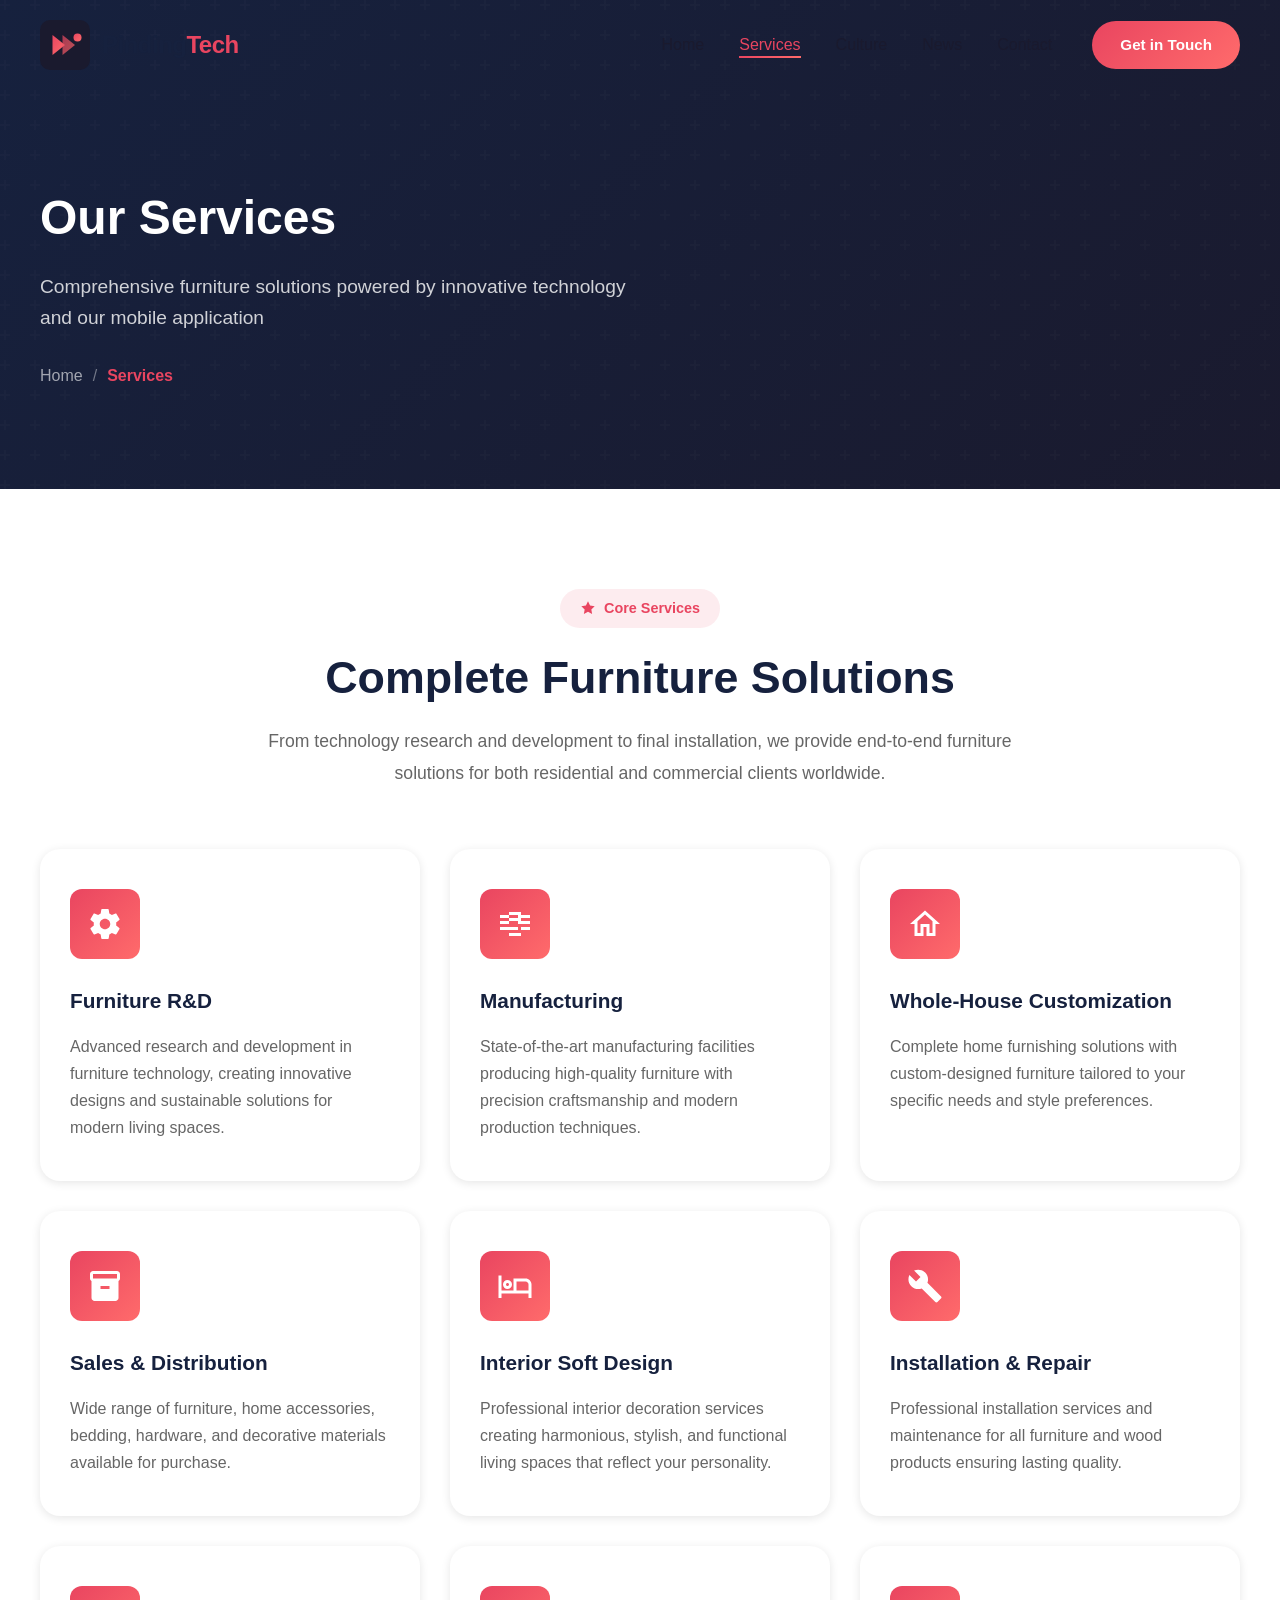
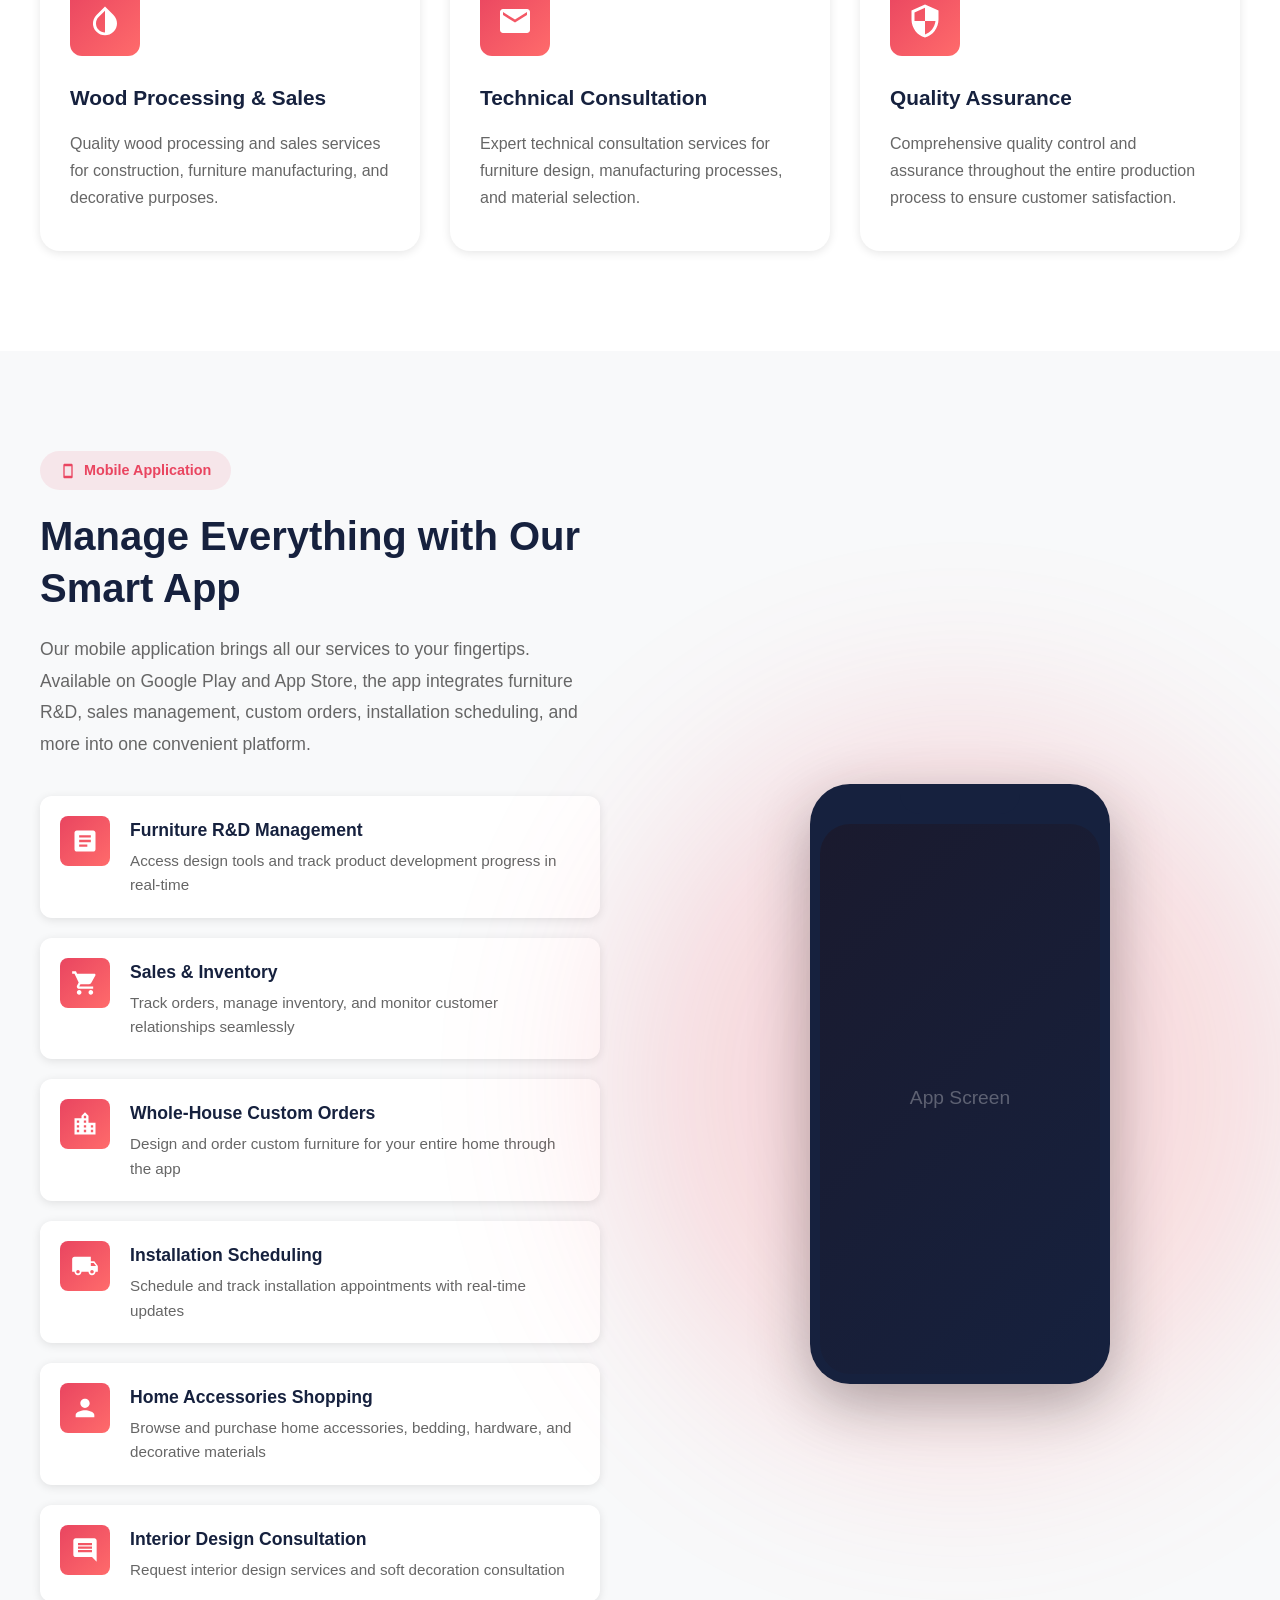
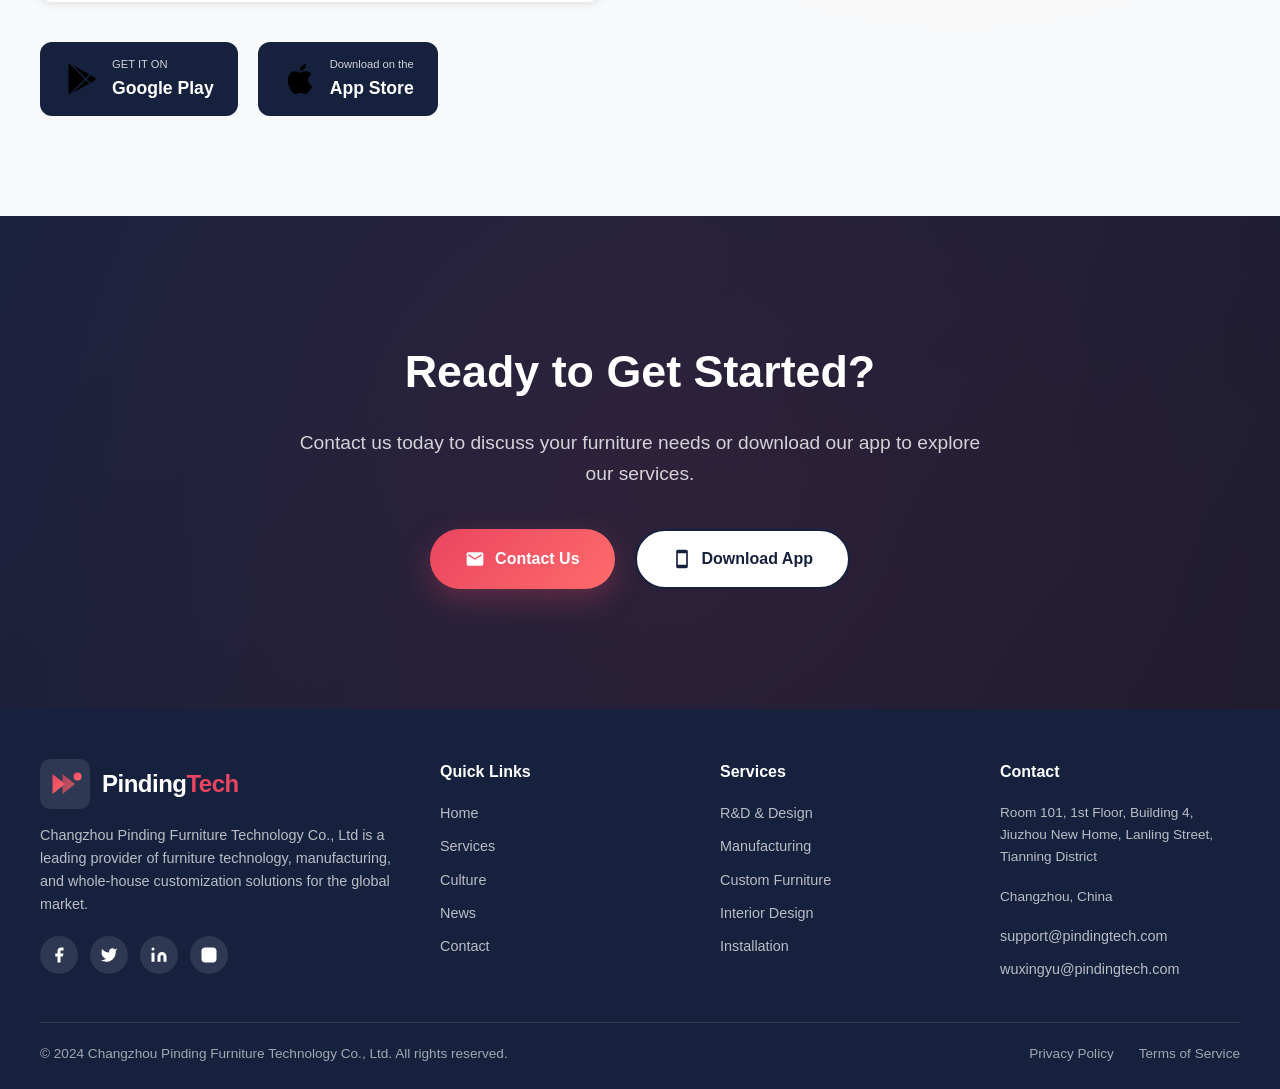
<file: services.html>
<!DOCTYPE html>
<html lang="en">
<head>
  <meta charset="UTF-8">
  <meta name="viewport" content="width=device-width, initial-scale=1.0">
  <meta name="description" content="Pinding Tech Services - Furniture R&D, manufacturing, sales, whole-house customization, interior design, installation services, and mobile app management.">
  <meta name="keywords" content="furniture services, home customization, interior design, furniture manufacturing, mobile app, whole house furniture">
  <meta name="author" content="Changzhou Pinding Furniture Technology Co., Ltd">
  <meta name="robots" content="index, follow">
  
  <!-- Open Graph -->
  <meta property="og:title" content="Our Services | Pinding Tech">
  <meta property="og:description" content="Comprehensive furniture solutions including R&D, manufacturing, sales, and mobile app management.">
  <meta property="og:type" content="website">
  <meta property="og:url" content="https://pindingtech.com/services">
  
  <!-- Twitter Card -->
  <meta name="twitter:card" content="summary">
  <meta name="twitter:title" content="Our Services | Pinding Tech">
  
  <title>Our Services | Pinding Tech - Furniture Technology Solutions</title>
  
  <link rel="canonical" href="https://pindingtech.com/services">
  <link rel="icon" type="image/svg+xml" href="images/logo.svg">
  <link rel="stylesheet" href="css/styles.css">
  
  <script type="application/ld+json">
  {
    "@context": "https://schema.org",
    "@type": "Service",
    "serviceType": "Furniture Technology",
    "provider": {
      "@type": "Organization",
      "name": "Changzhou Pinding Furniture Technology Co., Ltd"
    },
    "description": "Professional furniture technology R&D, manufacturing, sales, and whole-house customization services"
  }
  </script>
</head>
<body>
  <a href="#main-content" class="skip-link">Skip to main content</a>

  <header class="header">
    <div class="container">
      <a href="index.html" class="logo" aria-label="Pinding Tech Home">
        <svg viewBox="0 0 100 100" aria-hidden="true">
          <defs>
            <linearGradient id="logoGrad" x1="0%" y1="0%" x2="100%" y2="100%">
              <stop offset="0%" style="stop-color:#e94560"/>
              <stop offset="100%" style="stop-color:#ff6b6b"/>
            </linearGradient>
          </defs>
          <rect width="100" height="100" rx="20" fill="#1a1a2e"/>
          <path d="M25 70V30l25 20-25 20z" fill="url(#logoGrad)"/>
          <path d="M45 70V30l25 20-25 20z" fill="url(#logoGrad)" opacity="0.7"/>
          <circle cx="75" cy="35" r="8" fill="url(#logoGrad)"/>
        </svg>
        <span class="logo-text">Pinding<span>Tech</span></span>
      </a>
      
      <nav class="nav" aria-label="Main navigation">
        <ul class="nav-list">
          <li><a href="index.html" class="nav-link">Home</a></li>
          <li><a href="services.html" class="nav-link active">Services</a></li>
          <li><a href="culture.html" class="nav-link">Culture</a></li>
          <li><a href="news.html" class="nav-link">News</a></li>
          <li><a href="contact.html" class="nav-link">Contact</a></li>
        </ul>
        <a href="contact.html" class="nav-cta">Get in Touch</a>
      </nav>
      
      <button class="mobile-menu-btn" aria-label="Toggle menu" aria-expanded="false">
        <span></span>
        <span></span>
        <span></span>
      </button>
    </div>
  </header>
  
  <div class="mobile-menu" aria-hidden="true">
    <nav>
      <ul class="nav-list">
        <li><a href="index.html" class="nav-link">Home</a></li>
        <li><a href="services.html" class="nav-link active">Services</a></li>
        <li><a href="culture.html" class="nav-link">Culture</a></li>
        <li><a href="news.html" class="nav-link">News</a></li>
        <li><a href="contact.html" class="nav-link">Contact</a></li>
      </ul>
    </nav>
  </div>

  <main id="main-content">
    <section class="page-header">
      <div class="container">
        <h1>Our Services</h1>
        <p>Comprehensive furniture solutions powered by innovative technology and our mobile application</p>
        <nav class="breadcrumb" aria-label="Breadcrumb">
          <a href="index.html">Home</a>
          <span>/</span>
          <strong>Services</strong>
        </nav>
      </div>
    </section>

    <section class="section">
      <div class="container">
        <div class="section-header animate-on-scroll">
          <span class="section-badge">
            <svg width="16" height="16" viewBox="0 0 24 24" fill="currentColor">
              <path d="M12 2L15.09 8.26L22 9.27L17 14.14L18.18 21.02L12 17.77L5.82 21.02L7 14.14L2 9.27L8.91 8.26L12 2Z"/>
            </svg>
            Core Services
          </span>
          <h2 class="section-title">Complete Furniture Solutions</h2>
          <p class="section-text">
            From technology research and development to final installation, we provide end-to-end furniture solutions 
            for both residential and commercial clients worldwide.
          </p>
        </div>
        
        <div class="services-grid">
          <article class="service-card animate-on-scroll">
            <div class="service-icon">
              <svg viewBox="0 0 24 24">
                <path d="M19.43 12.98c.04-.32.07-.64.07-.98s-.03-.66-.07-.98l2.11-1.65c.19-.15.24-.42.12-.64l-2-3.46c-.12-.22-.39-.3-.61-.22l-2.49 1c-.52-.4-1.08-.73-1.69-.98l-.38-2.65C14.46 2.18 14.25 2 14 2h-4c-.25 0-.46.18-.49.42l-.38 2.65c-.61.25-1.17.59-1.69.98l-2.49-1c-.23-.09-.49 0-.61.22l-2 3.46c-.13.22-.07.49.12.64l2.11 1.65c-.04.32-.07.65-.07.98s.03.66.07.98l-2.11 1.65c-.19.15-.24.42-.12.64l2 3.46c.12.22.39.3.61.22l2.49-1c.52.4 1.08.73 1.69.98l.38 2.65c.03.24.24.42.49.42h4c.25 0 .46-.18.49-.42l.38-2.65c.61-.25 1.17-.59 1.69-.98l2.49 1c.23.09.49 0 .61-.22l2-3.46c.12-.22.07-.49-.12-.64l-2.11-1.65zM12 15.5c-1.93 0-3.5-1.57-3.5-3.5s1.57-3.5 3.5-3.5 3.5 1.57 3.5 3.5-1.57 3.5-3.5 3.5z"/>
              </svg>
            </div>
            <h4>Furniture R&D</h4>
            <p>Advanced research and development in furniture technology, creating innovative designs and sustainable solutions for modern living spaces.</p>
          </article>
          
          <article class="service-card animate-on-scroll">
            <div class="service-icon">
              <svg viewBox="0 0 24 24">
                <path d="M22 8V6H2v2h20zm0 4v-2H2v2h20zm0 4v-2H2v2h20zm-6 4H8v-2h8v2zm0-4h-2v-2h2v2zm0-4h-2V8h2v2zm0-4h-2V4h2v2zm0 4H8V4h8v2z"/>
              </svg>
            </div>
            <h4>Manufacturing</h4>
            <p>State-of-the-art manufacturing facilities producing high-quality furniture with precision craftsmanship and modern production techniques.</p>
          </article>
          
          <article class="service-card animate-on-scroll">
            <div class="service-icon">
              <svg viewBox="0 0 24 24">
                <path d="M12 3L2 12h3v8h6v-6h2v6h6v-8h3L12 3zm5 15h-2v-6H9v6H7v-7.81l5-4.5 5 4.5V18z"/>
              </svg>
            </div>
            <h4>Whole-House Customization</h4>
            <p>Complete home furnishing solutions with custom-designed furniture tailored to your specific needs and style preferences.</p>
          </article>
          
          <article class="service-card animate-on-scroll">
            <div class="service-icon">
              <svg viewBox="0 0 24 24">
                <path d="M20 2H4c-1 0-2 .9-2 2v3.01c0 .72.43 1.34 1 1.69V20c0 1.1 1.1 2 2 2h14c.9 0 2-.9 2-2V8.7c.57-.35 1-.97 1-1.69V4c0-1.1-1-2-2-2zm-5 12H9v-2h6v2zm5-7H4V4h16v3z"/>
              </svg>
            </div>
            <h4>Sales & Distribution</h4>
            <p>Wide range of furniture, home accessories, bedding, hardware, and decorative materials available for purchase.</p>
          </article>
          
          <article class="service-card animate-on-scroll">
            <div class="service-icon">
              <svg viewBox="0 0 24 24">
                <path d="M7 14c1.66 0 3-1.34 3-3S8.66 8 7 8s-3 1.34-3 3 1.34 3 3 3zm0-4c.55 0 1 .45 1 1s-.45 1-1 1-1-.45-1-1 .45-1 1-1zm12-3h-8v8H3V5H1v15h2v-3h18v3h2v-9c0-2.21-1.79-4-4-4zm2 8h-8V9h6c1.1 0 2 .9 2 2v4z"/>
              </svg>
            </div>
            <h4>Interior Soft Design</h4>
            <p>Professional interior decoration services creating harmonious, stylish, and functional living spaces that reflect your personality.</p>
          </article>
          
          <article class="service-card animate-on-scroll">
            <div class="service-icon">
              <svg viewBox="0 0 24 24">
                <path d="M22.7 19l-9.1-9.1c.9-2.3.4-5-1.5-6.9-2-2-5-2.4-7.4-1.3L9 6 6 9 1.6 4.7C.4 7.1.9 10.1 2.9 12.1c1.9 1.9 4.6 2.4 6.9 1.5l9.1 9.1c.4.4 1 .4 1.4 0l2.3-2.3c.5-.4.5-1.1.1-1.4z"/>
              </svg>
            </div>
            <h4>Installation & Repair</h4>
            <p>Professional installation services and maintenance for all furniture and wood products ensuring lasting quality.</p>
          </article>
          
          <article class="service-card animate-on-scroll">
            <div class="service-icon">
              <svg viewBox="0 0 24 24">
                <path d="M17.66 7.93L12 2.27 6.34 7.93c-3.12 3.12-3.12 8.19 0 11.31A7.98 7.98 0 0012 21.58c2.05 0 4.1-.78 5.66-2.34 3.12-3.12 3.12-8.19 0-11.31zM12 19.59c-1.6 0-3.11-.62-4.24-1.76C6.62 16.69 6 15.19 6 13.59s.62-3.11 1.76-4.24L12 5.1v14.49z"/>
              </svg>
            </div>
            <h4>Wood Processing & Sales</h4>
            <p>Quality wood processing and sales services for construction, furniture manufacturing, and decorative purposes.</p>
          </article>
          
          <article class="service-card animate-on-scroll">
            <div class="service-icon">
              <svg viewBox="0 0 24 24">
                <path d="M20 4H4c-1.1 0-1.99.9-1.99 2L2 18c0 1.1.9 2 2 2h16c1.1 0 2-.9 2-2V6c0-1.1-.9-2-2-2zm0 4l-8 5-8-5V6l8 5 8-5v2z"/>
              </svg>
            </div>
            <h4>Technical Consultation</h4>
            <p>Expert technical consultation services for furniture design, manufacturing processes, and material selection.</p>
          </article>
          
          <article class="service-card animate-on-scroll">
            <div class="service-icon">
              <svg viewBox="0 0 24 24">
                <path d="M12 1L3 5v6c0 5.55 3.84 10.74 9 12 5.16-1.26 9-6.45 9-12V5l-9-4zm0 10.99h7c-.53 4.12-3.28 7.79-7 8.94V12H5V6.3l7-3.11v8.8z"/>
              </svg>
            </div>
            <h4>Quality Assurance</h4>
            <p>Comprehensive quality control and assurance throughout the entire production process to ensure customer satisfaction.</p>
          </article>
        </div>
      </div>
    </section>

    <section class="section section-light">
      <div class="container">
        <div class="app-showcase">
          <div class="app-content">
            <span class="section-badge">
              <svg width="16" height="16" viewBox="0 0 24 24" fill="currentColor">
                <path d="M17 1.01L7 1c-1.1 0-2 .9-2 2v18c0 1.1.9 2 2 2h10c1.1 0 2-.9 2-2V3c0-1.1-.9-1.99-2-1.99zM17 19H7V5h10v14z"/>
              </svg>
              Mobile Application
            </span>
            <h2>Manage Everything with Our Smart App</h2>
            <p>
              Our mobile application brings all our services to your fingertips. Available on Google Play and App Store, 
              the app integrates furniture R&D, sales management, custom orders, installation scheduling, and more into one convenient platform.
            </p>
            
            <div class="app-features">
              <div class="app-feature">
                <div class="app-feature-icon">
                  <svg viewBox="0 0 24 24">
                    <path d="M19 3H5c-1.1 0-2 .9-2 2v14c0 1.1.9 2 2 2h14c1.1 0 2-.9 2-2V5c0-1.1-.9-2-2-2zm-5 14H7v-2h7v2zm3-4H7v-2h10v2zm0-4H7V7h10v2z"/>
                  </svg>
                </div>
                <div>
                  <h5>Furniture R&D Management</h5>
                  <p>Access design tools and track product development progress in real-time</p>
                </div>
              </div>
              
              <div class="app-feature">
                <div class="app-feature-icon">
                  <svg viewBox="0 0 24 24">
                    <path d="M7 18c-1.1 0-1.99.9-1.99 2S5.9 22 7 22s2-.9 2-2-.9-2-2-2zM1 2v2h2l3.6 7.59-1.35 2.45c-.16.28-.25.61-.25.96 0 1.1.9 2 2 2h12v-2H7.42c-.14 0-.25-.11-.25-.25l.03-.12.9-1.63h7.45c.75 0 1.41-.41 1.75-1.03l3.58-6.49c.08-.14.12-.31.12-.48 0-.55-.45-1-1-1H5.21l-.94-2H1zm16 16c-1.1 0-1.99.9-1.99 2s.89 2 1.99 2 2-.9 2-2-.9-2-2-2z"/>
                  </svg>
                </div>
                <div>
                  <h5>Sales & Inventory</h5>
                  <p>Track orders, manage inventory, and monitor customer relationships seamlessly</p>
                </div>
              </div>
              
              <div class="app-feature">
                <div class="app-feature-icon">
                  <svg viewBox="0 0 24 24">
                    <path d="M15 11V5l-3-3-3 3v2H3v14h18V11h-6zm-8 8H5v-2h2v2zm0-4H5v-2h2v2zm0-4H5V9h2v2zm6 8h-2v-2h2v2zm0-4h-2v-2h2v2zm0-4h-2V9h2v2zm0-4h-2V5h2v2zm6 12h-2v-2h2v2zm0-4h-2v-2h2v2z"/>
                  </svg>
                </div>
                <div>
                  <h5>Whole-House Custom Orders</h5>
                  <p>Design and order custom furniture for your entire home through the app</p>
                </div>
              </div>
              
              <div class="app-feature">
                <div class="app-feature-icon">
                  <svg viewBox="0 0 24 24">
                    <path d="M20 8h-3V4H3c-1.1 0-2 .9-2 2v11h2c0 1.66 1.34 3 3 3s3-1.34 3-3h6c0 1.66 1.34 3 3 3s3-1.34 3-3h2v-5l-3-4zM6 18.5c-.83 0-1.5-.67-1.5-1.5s.67-1.5 1.5-1.5 1.5.67 1.5 1.5-.67 1.5-1.5 1.5zm13.5-9l1.96 2.5H17V9.5h2.5zm-1.5 9c-.83 0-1.5-.67-1.5-1.5s.67-1.5 1.5-1.5 1.5.67 1.5 1.5-.67 1.5-1.5 1.5z"/>
                  </svg>
                </div>
                <div>
                  <h5>Installation Scheduling</h5>
                  <p>Schedule and track installation appointments with real-time updates</p>
                </div>
              </div>
              
              <div class="app-feature">
                <div class="app-feature-icon">
                  <svg viewBox="0 0 24 24">
                    <path d="M12 12c2.21 0 4-1.79 4-4s-1.79-4-4-4-4 1.79-4 4 1.79 4 4 4zm0 2c-2.67 0-8 1.34-8 4v2h16v-2c0-2.66-5.33-4-8-4z"/>
                  </svg>
                </div>
                <div>
                  <h5>Home Accessories Shopping</h5>
                  <p>Browse and purchase home accessories, bedding, hardware, and decorative materials</p>
                </div>
              </div>
              
              <div class="app-feature">
                <div class="app-feature-icon">
                  <svg viewBox="0 0 24 24">
                    <path d="M21.99 4c0-1.1-.89-2-1.99-2H4c-1.1 0-2 .9-2 2v12c0 1.1.9 2 2 2h14l4 4-.01-18zM18 14H6v-2h12v2zm0-3H6V9h12v2zm0-3H6V6h12v2z"/>
                  </svg>
                </div>
                <div>
                  <h5>Interior Design Consultation</h5>
                  <p>Request interior design services and soft decoration consultation</p>
                </div>
              </div>
            </div>
            
            <div class="app-stores">
              <a href="#" class="store-badge" aria-label="Download on Google Play">
                <svg viewBox="0 0 24 24">
                  <path d="M3.609 1.814L13.792 12 3.61 22.186a.996.996 0 01-.61-.92V2.734a1 1 0 01.609-.92zm10.89 10.893l2.302 2.302-10.937 6.333 8.635-8.635zm3.199-3.198l2.807 1.626a1 1 0 010 1.73l-2.808 1.626L15.206 12l2.492-2.491zM5.864 2.658L16.8 8.99l-2.302 2.302-8.634-8.634z"/>
                </svg>
                <div class="store-badge-text">
                  <span>GET IT ON</span>
                  <strong>Google Play</strong>
                </div>
              </a>
              
              <a href="#" class="store-badge" aria-label="Download on App Store">
                <svg viewBox="0 0 24 24">
                  <path d="M18.71 19.5c-.83 1.24-1.71 2.45-3.05 2.47-1.34.03-1.77-.79-3.29-.79-1.53 0-2 .77-3.27.82-1.31.05-2.3-1.32-3.14-2.53C4.25 17 2.94 12.45 4.7 9.39c.87-1.52 2.43-2.48 4.12-2.51 1.28-.02 2.5.87 3.29.87.78 0 2.26-1.07 3.81-.91.65.03 2.47.26 3.64 1.98-.09.06-2.17 1.28-2.15 3.81.03 3.02 2.65 4.03 2.68 4.04-.03.07-.42 1.44-1.38 2.83M13 3.5c.73-.83 1.94-1.46 2.94-1.5.13 1.17-.34 2.35-1.04 3.19-.69.85-1.83 1.51-2.95 1.42-.15-1.15.41-2.35 1.05-3.11z"/>
                </svg>
                <div class="store-badge-text">
                  <span>Download on the</span>
                  <strong>App Store</strong>
                </div>
              </a>
            </div>
          </div>
          
          <div class="app-visual">
            <div class="app-visual-decoration"></div>
            <div class="phone-mockup">
              <div class="phone-notch"></div>
              <div class="phone-screen">
                <span>App Screen</span>
              </div>
            </div>
          </div>
        </div>
      </div>
    </section>

    <section class="cta-section">
      <div class="container">
        <div class="cta-content animate-on-scroll">
          <h2>Ready to Get Started?</h2>
          <p>Contact us today to discuss your furniture needs or download our app to explore our services.</p>
          <div class="cta-buttons">
            <a href="contact.html" class="btn btn-primary">
              <svg width="20" height="20" viewBox="0 0 24 24" fill="currentColor">
                <path d="M20 4H4c-1.1 0-2 .9-2 2v12c0 1.1.9 2 2 2h16c1.1 0 2-.9 2-2V6c0-1.1-.9-2-2-2zm0 4l-8 5-8-5V6l8 5 8-5v2z"/>
              </svg>
              Contact Us
            </a>
            <a href="#" class="btn btn-secondary" style="background: white; color: var(--secondary-color);">
              <svg width="20" height="20" viewBox="0 0 24 24" fill="currentColor">
                <path d="M17 1.01L7 1c-1.1 0-2 .9-2 2v18c0 1.1.9 2 2 2h10c1.1 0 2-.9 2-2V3c0-1.1-.9-1.99-2-1.99zM17 19H7V5h10v14z"/>
              </svg>
              Download App
            </a>
          </div>
        </div>
      </div>
    </section>
  </main>

  <footer class="footer">
    <div class="container">
      <div class="footer-grid">
        <div class="footer-brand">
          <a href="index.html" class="logo">
            <svg viewBox="0 0 100 100">
              <defs>
                <linearGradient id="footerLogoGrad" x1="0%" y1="0%" x2="100%" y2="100%">
                  <stop offset="0%" style="stop-color:#e94560"/>
                  <stop offset="100%" style="stop-color:#ff6b6b"/>
                </linearGradient>
              </defs>
              <rect width="100" height="100" rx="20" fill="rgba(255,255,255,0.1)"/>
              <path d="M25 70V30l25 20-25 20z" fill="url(#footerLogoGrad)"/>
              <path d="M45 70V30l25 20-25 20z" fill="url(#footerLogoGrad)" opacity="0.7"/>
              <circle cx="75" cy="35" r="8" fill="url(#footerLogoGrad)"/>
            </svg>
            <span class="logo-text">Pinding<span>Tech</span></span>
          </a>
          <p>
            Changzhou Pinding Furniture Technology Co., Ltd is a leading provider of furniture technology, 
            manufacturing, and whole-house customization solutions for the global market.
          </p>
          <div class="footer-social">
            <a href="#" class="social-link" aria-label="Facebook">
              <svg viewBox="0 0 24 24"><path d="M18 2h-3a5 5 0 00-5 5v3H7v4h3v8h4v-8h3l1-4h-4V7a1 1 0 011-1h3z"/></svg>
            </a>
            <a href="#" class="social-link" aria-label="Twitter">
              <svg viewBox="0 0 24 24"><path d="M23 3a10.9 10.9 0 01-3.14 1.53 4.48 4.48 0 00-7.86 3v1A10.66 10.66 0 013 4s-4 9 5 13a11.64 11.64 0 01-7 2c9 5 20 0 20-11.5a4.5 4.5 0 00-.08-.83A7.72 7.72 0 0023 3z"/></svg>
            </a>
            <a href="#" class="social-link" aria-label="LinkedIn">
              <svg viewBox="0 0 24 24"><path d="M16 8a6 6 0 016 6v7h-4v-7a2 2 0 00-2-2 2 2 0 00-2 2v7h-4v-7a6 6 0 016-6zM2 9h4v12H2zM4 6a2 2 0 100-4 2 2 0 000 4z"/></svg>
            </a>
            <a href="#" class="social-link" aria-label="Instagram">
              <svg viewBox="0 0 24 24"><rect x="2" y="2" width="20" height="20" rx="5" ry="5"/><path d="M16 11.37A4 4 0 1112.63 8 4 4 0 0116 11.37zM17.5 6.5h.01"/></svg>
            </a>
          </div>
        </div>
        
        <div class="footer-column">
          <h5>Quick Links</h5>
          <nav class="footer-links">
            <a href="index.html">Home</a>
            <a href="services.html">Services</a>
            <a href="culture.html">Culture</a>
            <a href="news.html">News</a>
            <a href="contact.html">Contact</a>
          </nav>
        </div>
        
        <div class="footer-column">
          <h5>Services</h5>
          <nav class="footer-links">
            <a href="services.html">R&D & Design</a>
            <a href="services.html">Manufacturing</a>
            <a href="services.html">Custom Furniture</a>
            <a href="services.html">Interior Design</a>
            <a href="services.html">Installation</a>
          </nav>
        </div>
        
        <div class="footer-column">
          <h5>Contact</h5>
          <div class="footer-links">
            <p>Room 101, 1st Floor, Building 4, Jiuzhou New Home, Lanling Street, Tianning District</p>
            <p>Changzhou, China</p>
            <a href="mailto:support@pindingtech.com">support@pindingtech.com</a>
            <a href="mailto:wuxingyu@pindingtech.com">wuxingyu@pindingtech.com</a>
          </div>
        </div>
      </div>
      
      <div class="footer-bottom">
        <p>© 2024 Changzhou Pinding Furniture Technology Co., Ltd. All rights reserved.</p>
        <div class="footer-legal">
          <a href="privacy.html">Privacy Policy</a>
          <a href="terms.html">Terms of Service</a>
        </div>
      </div>
    </div>
  </footer>

  <script src="js/main.js"></script>
</body>
</html>
</file>
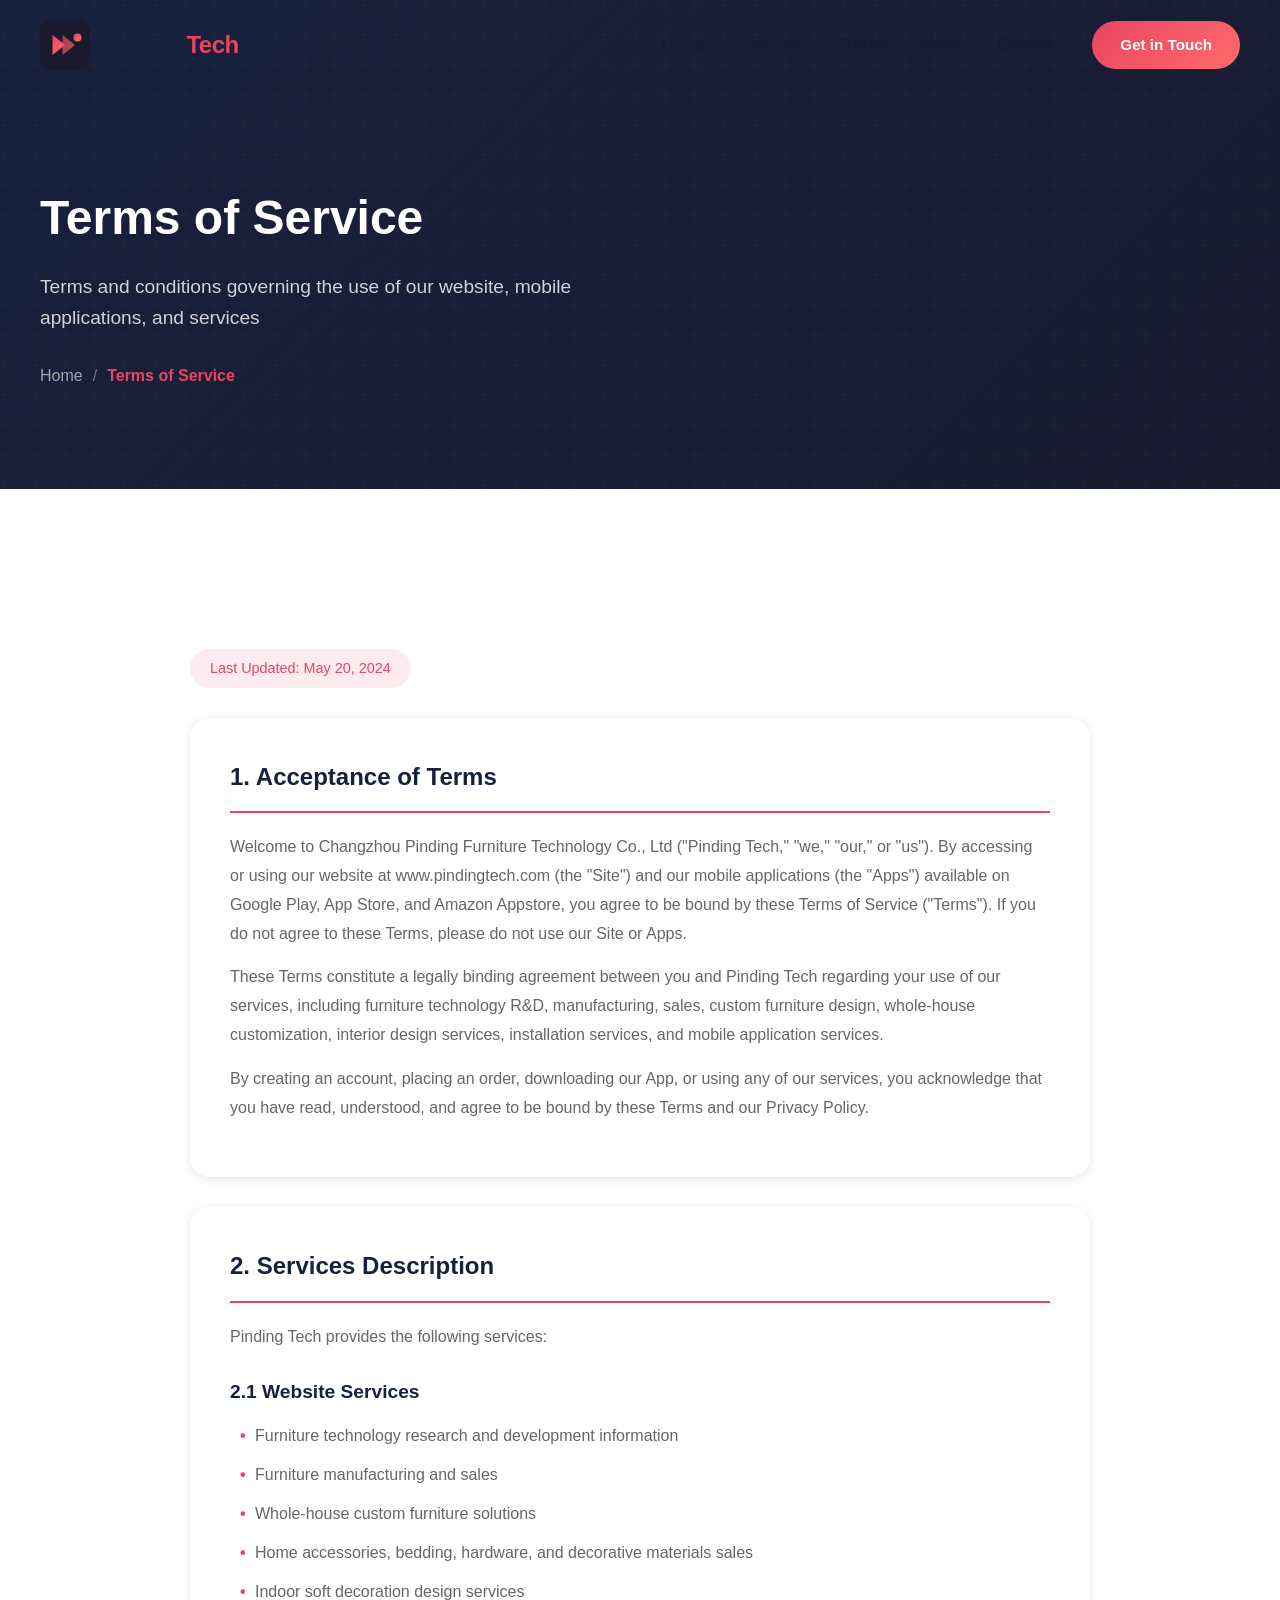
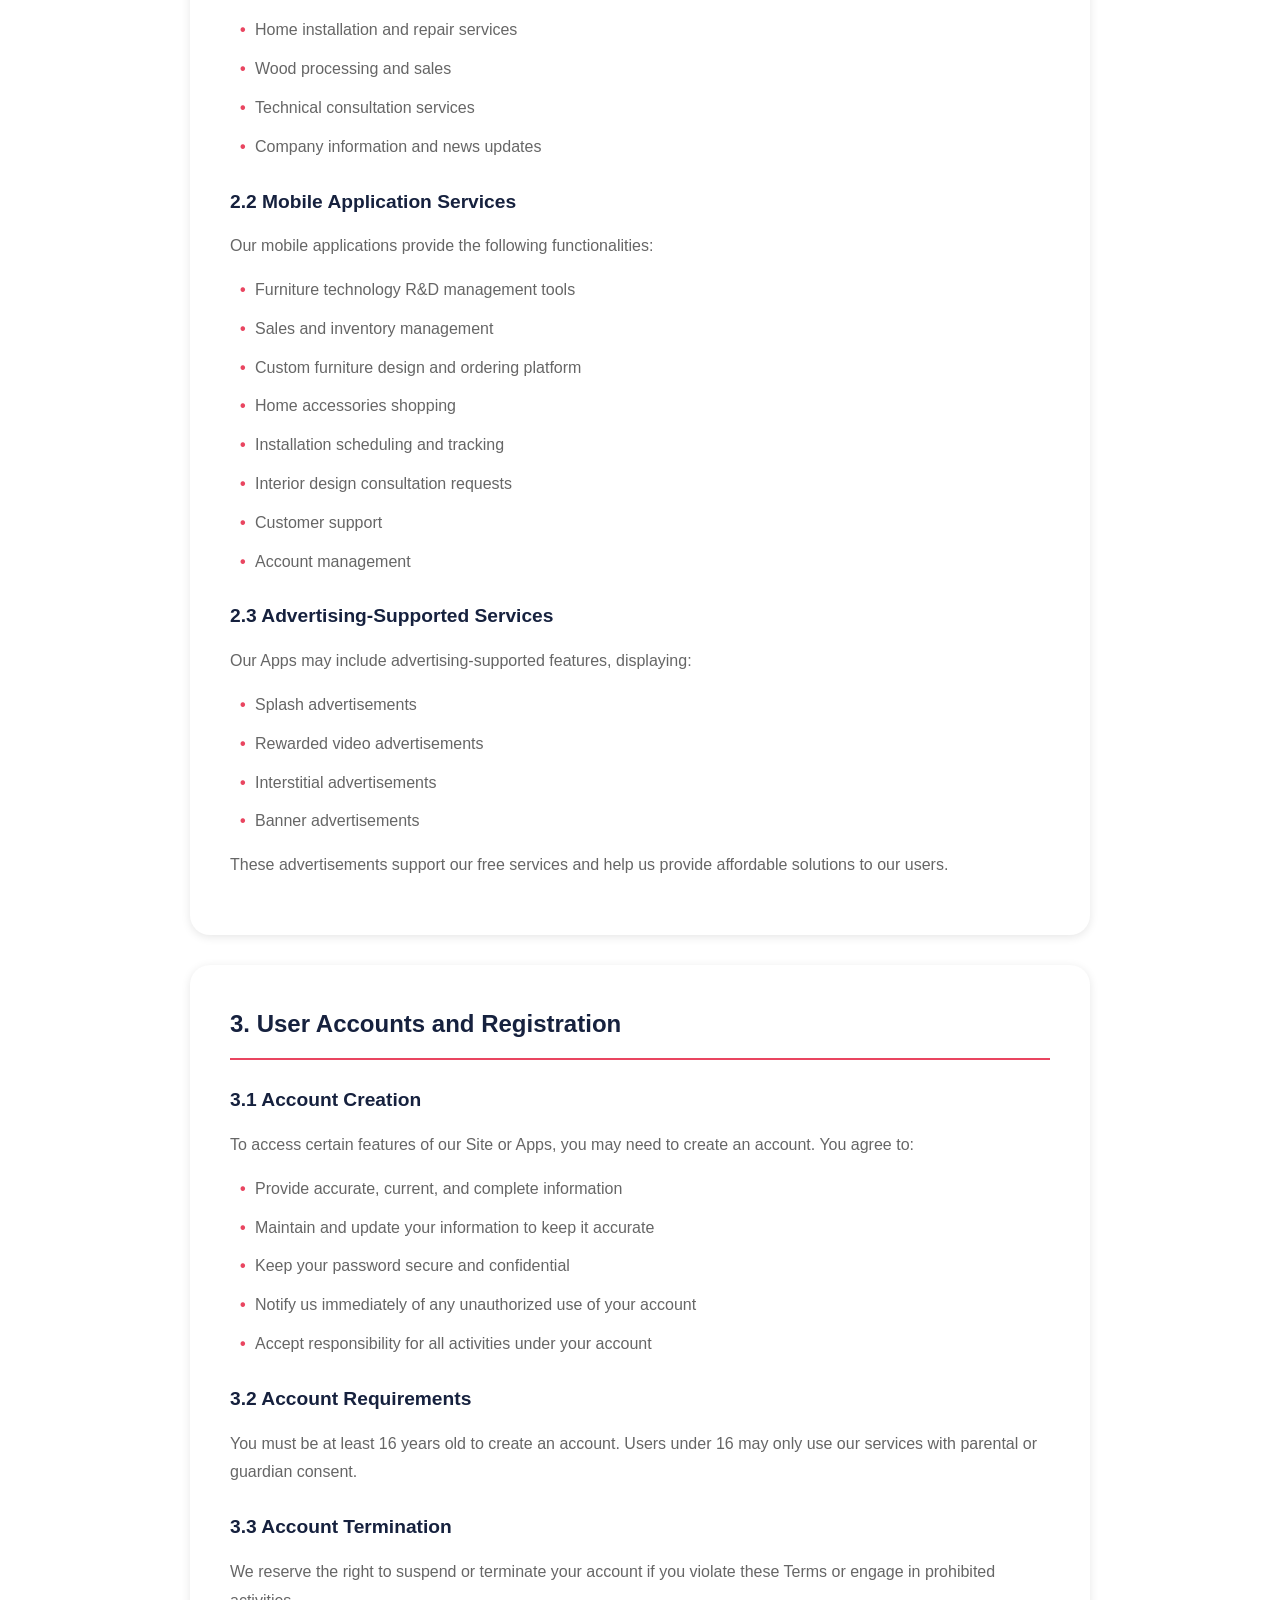
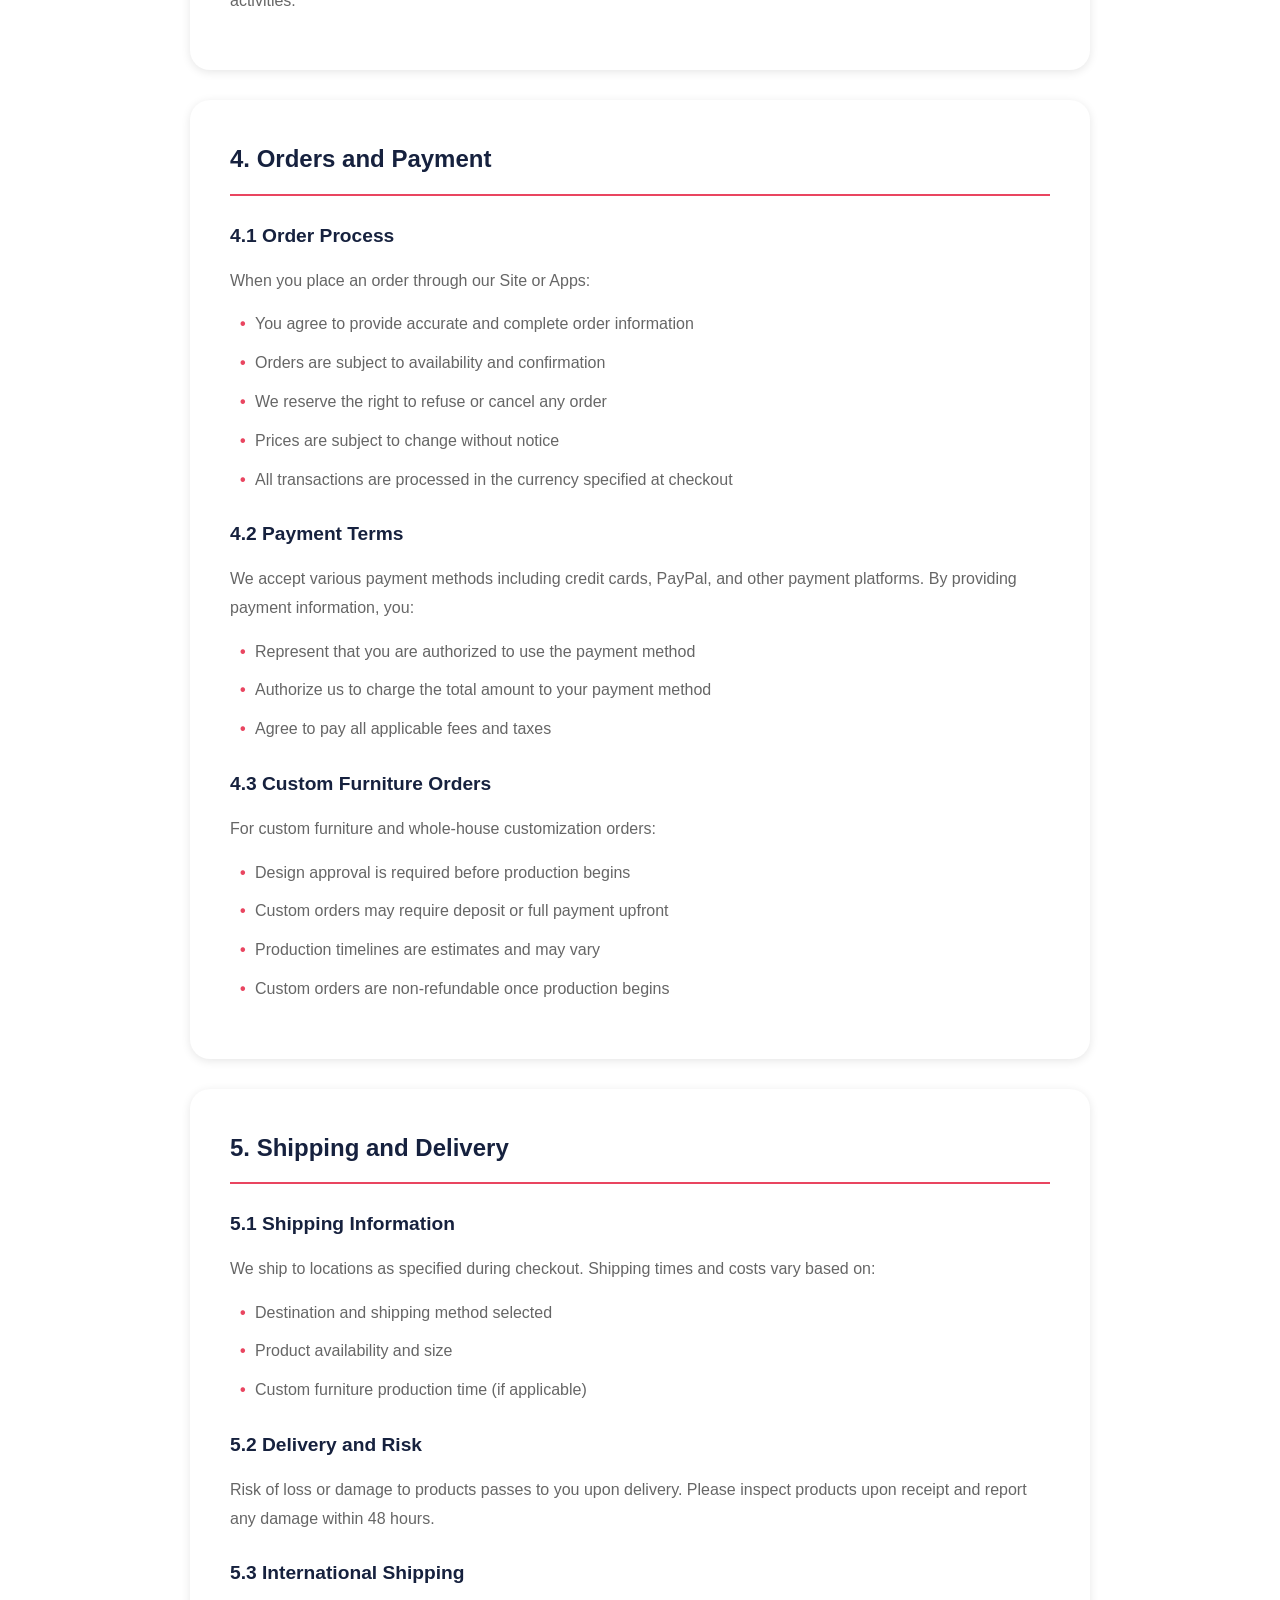
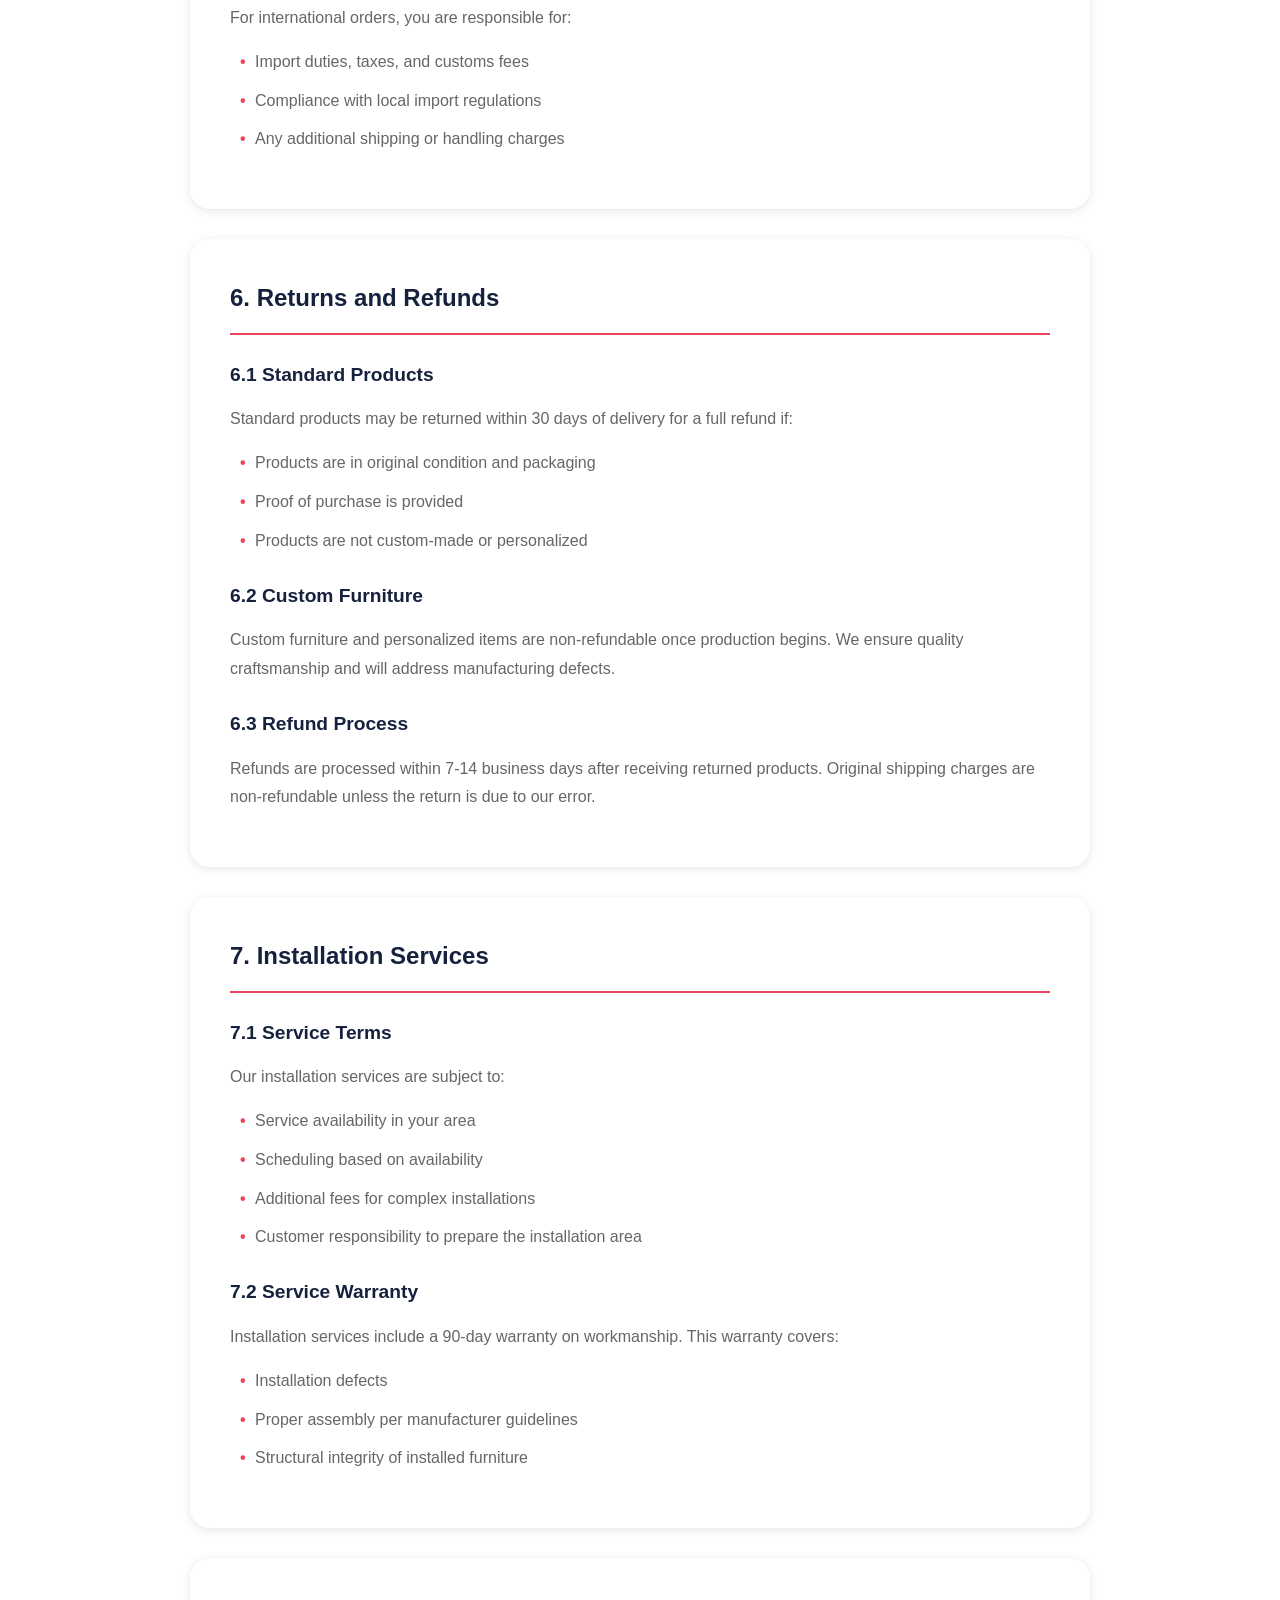
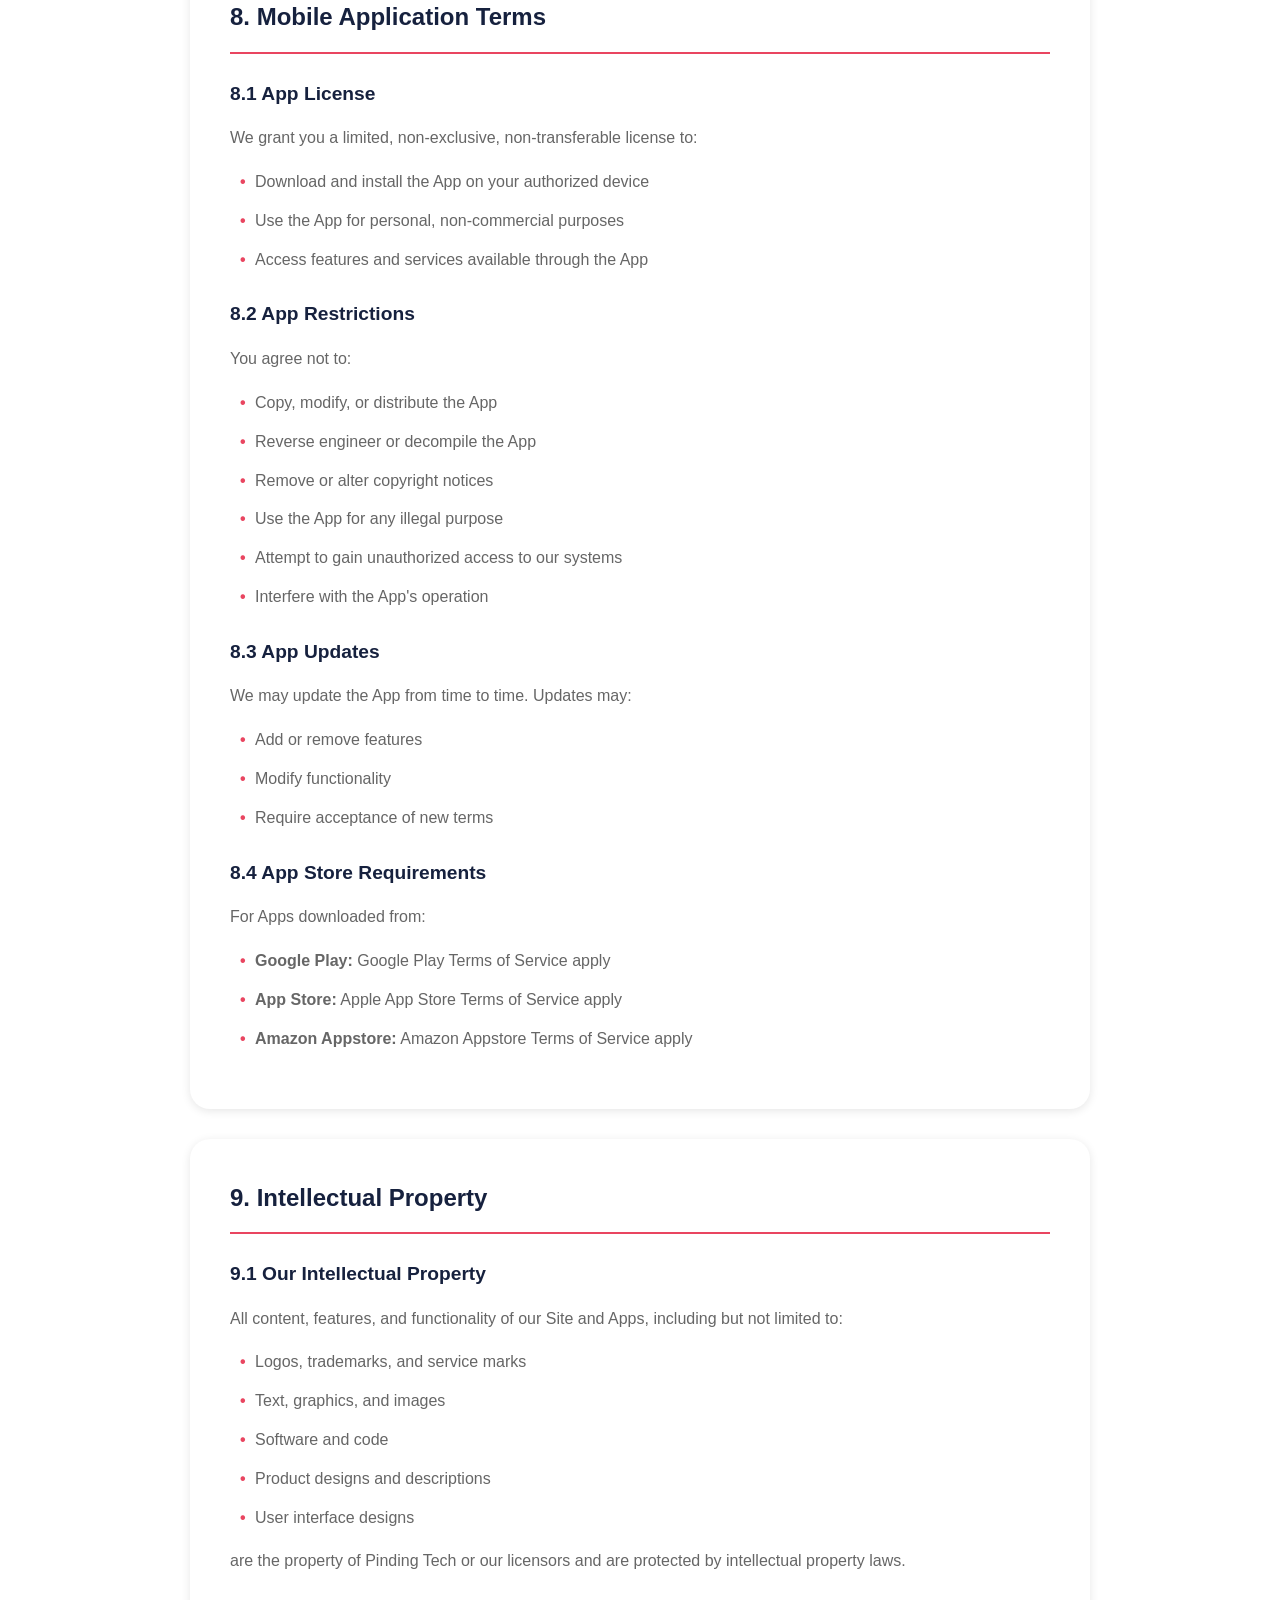
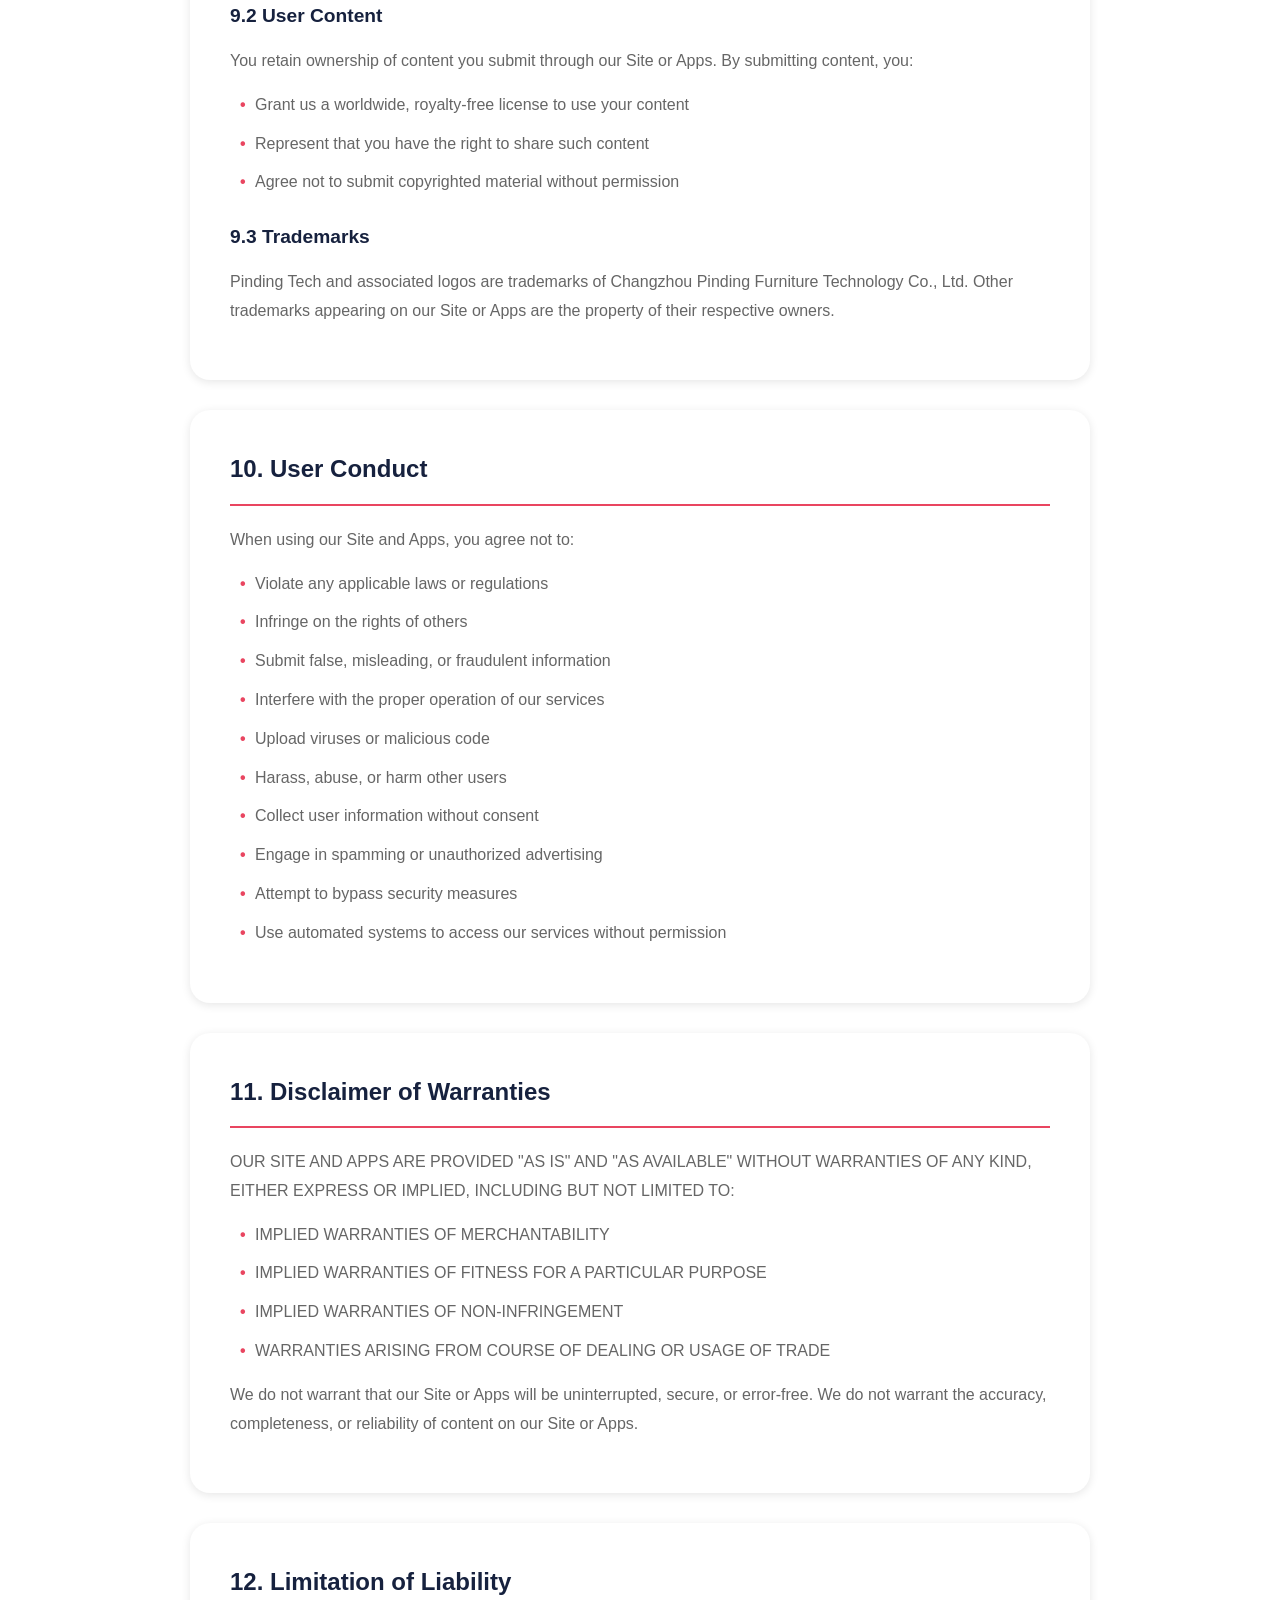
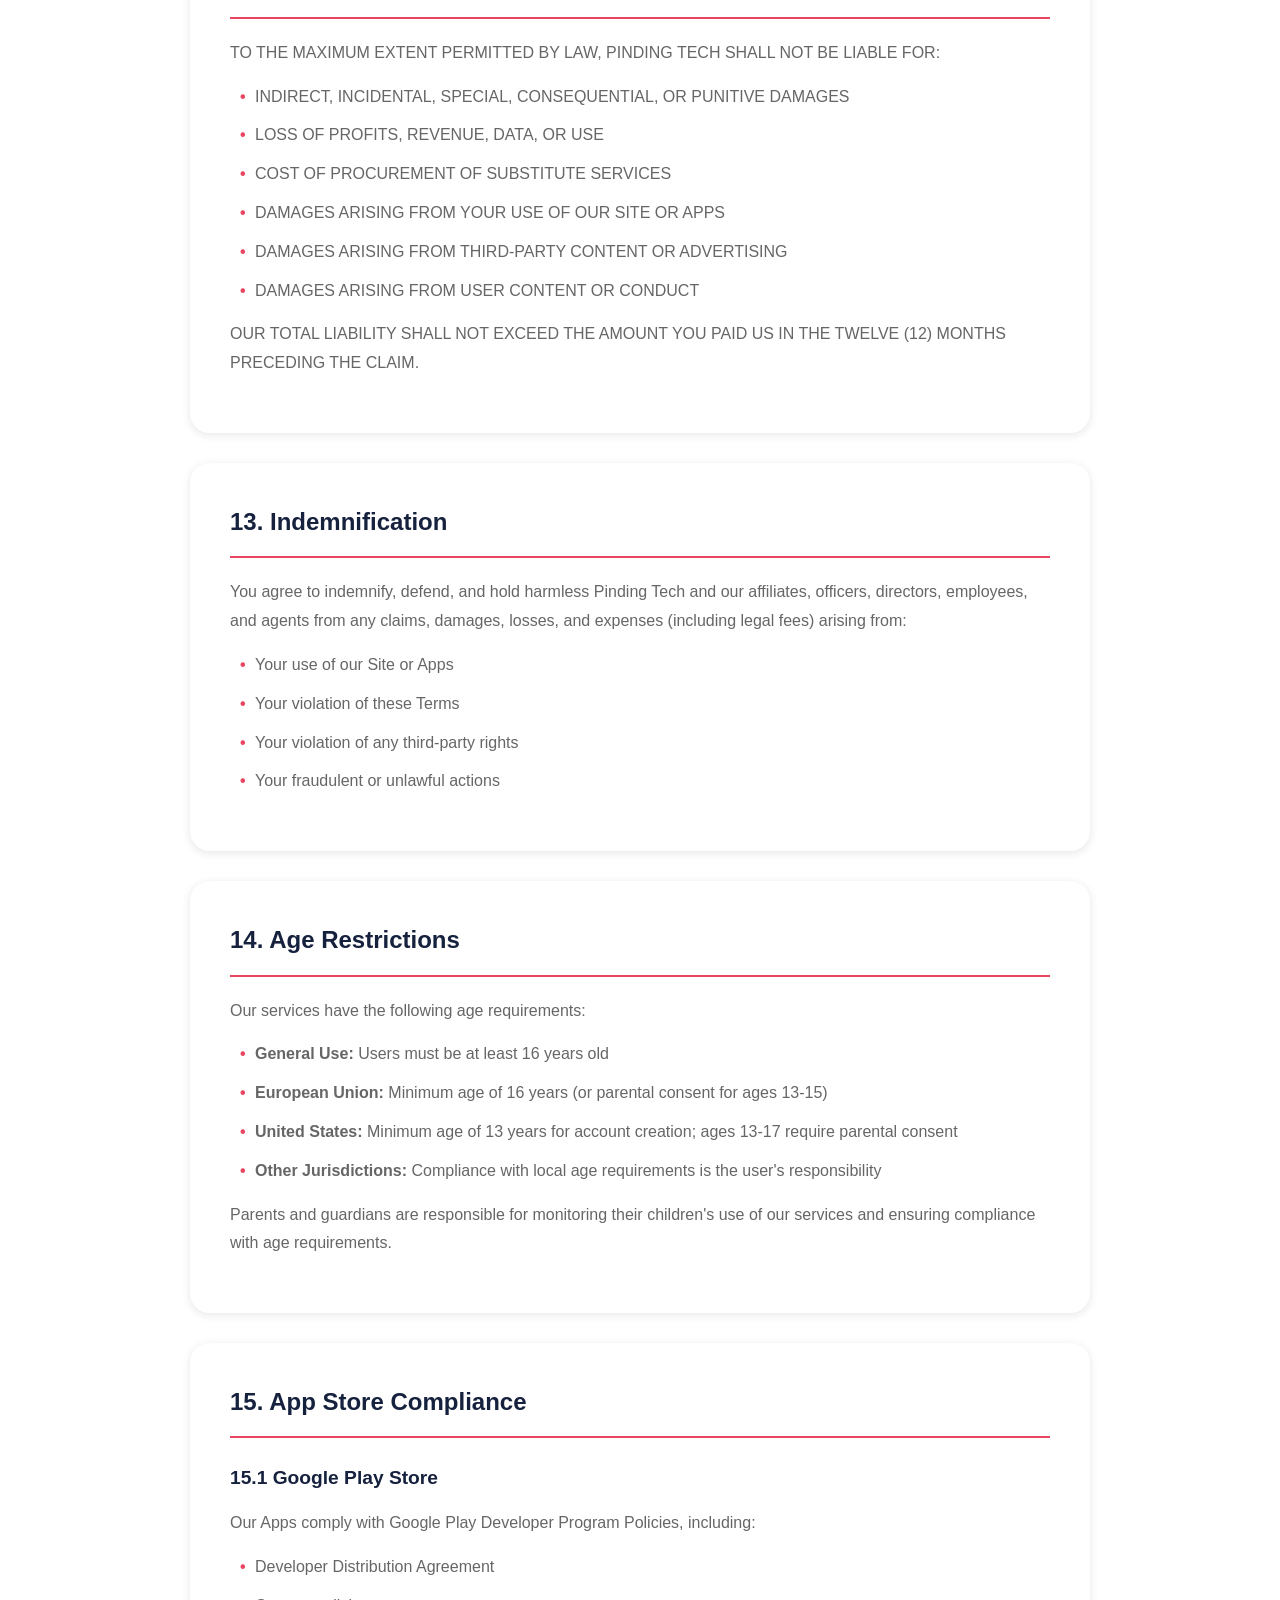
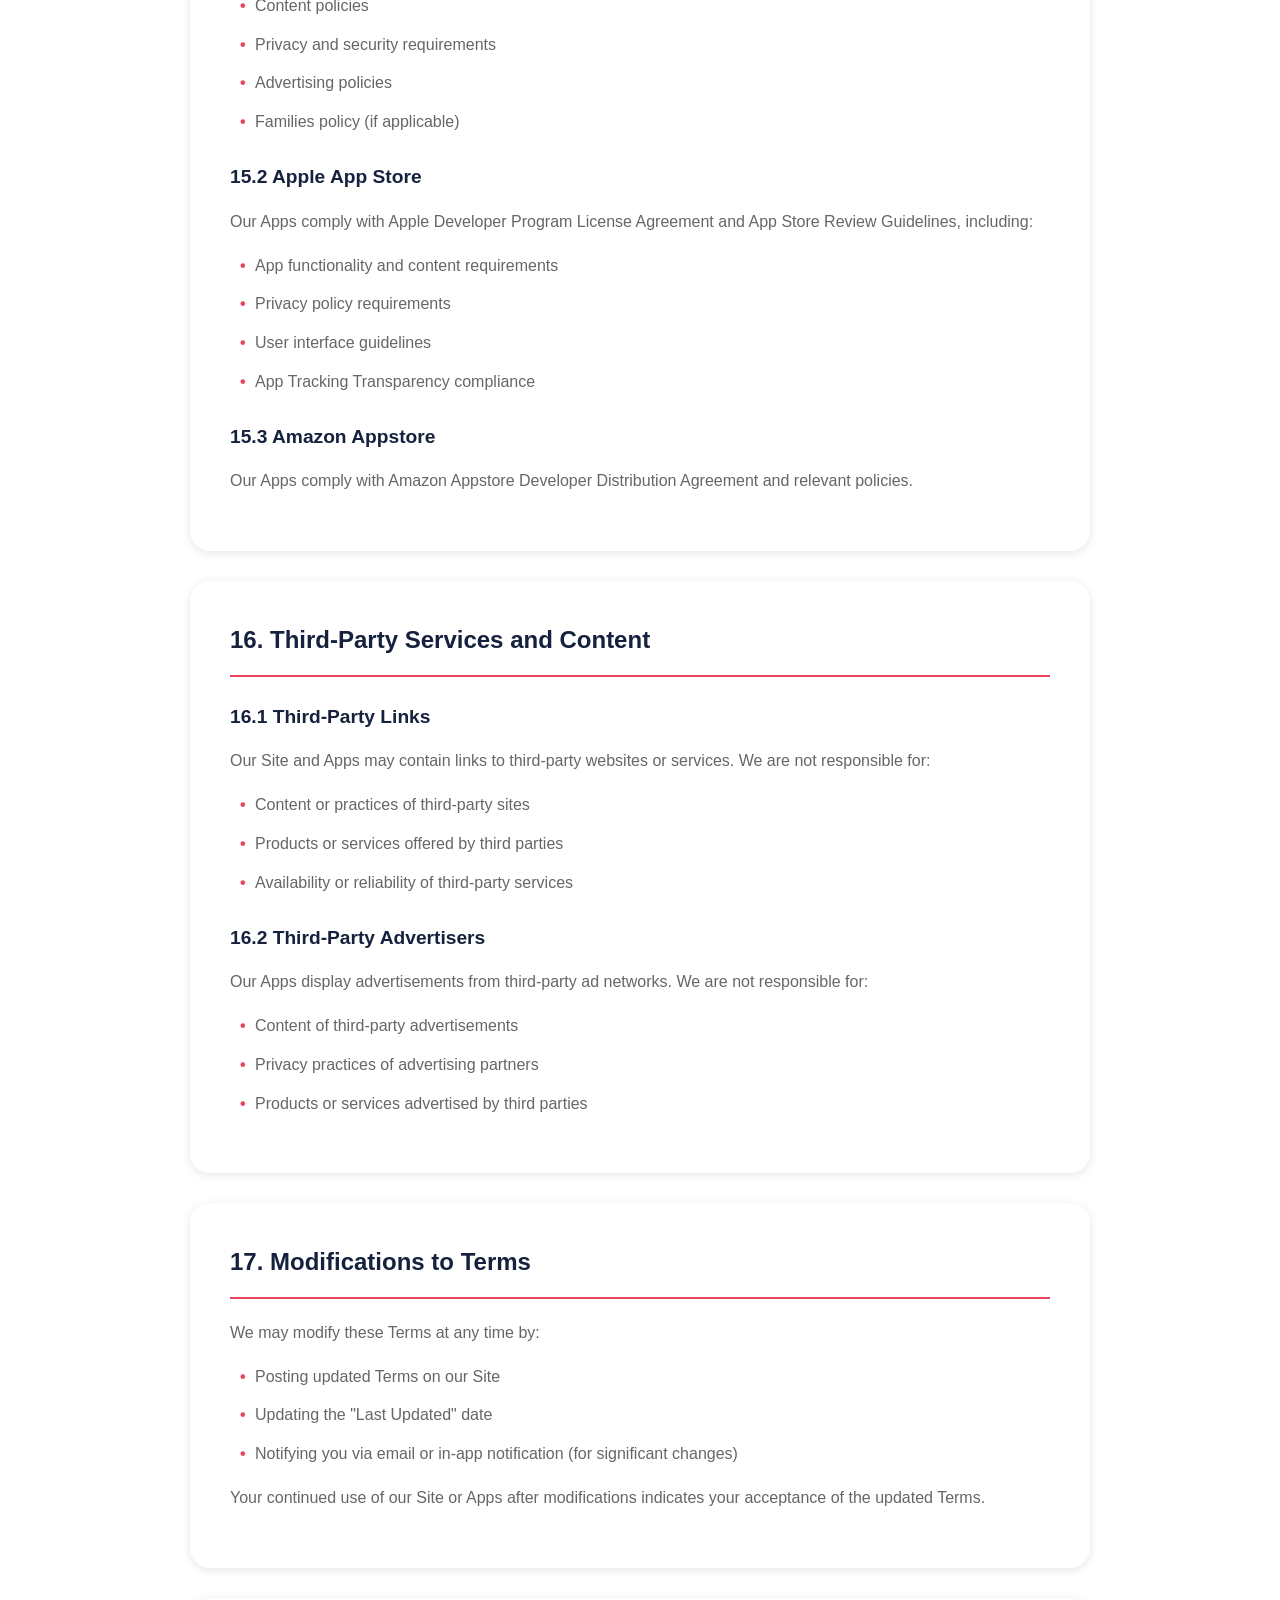
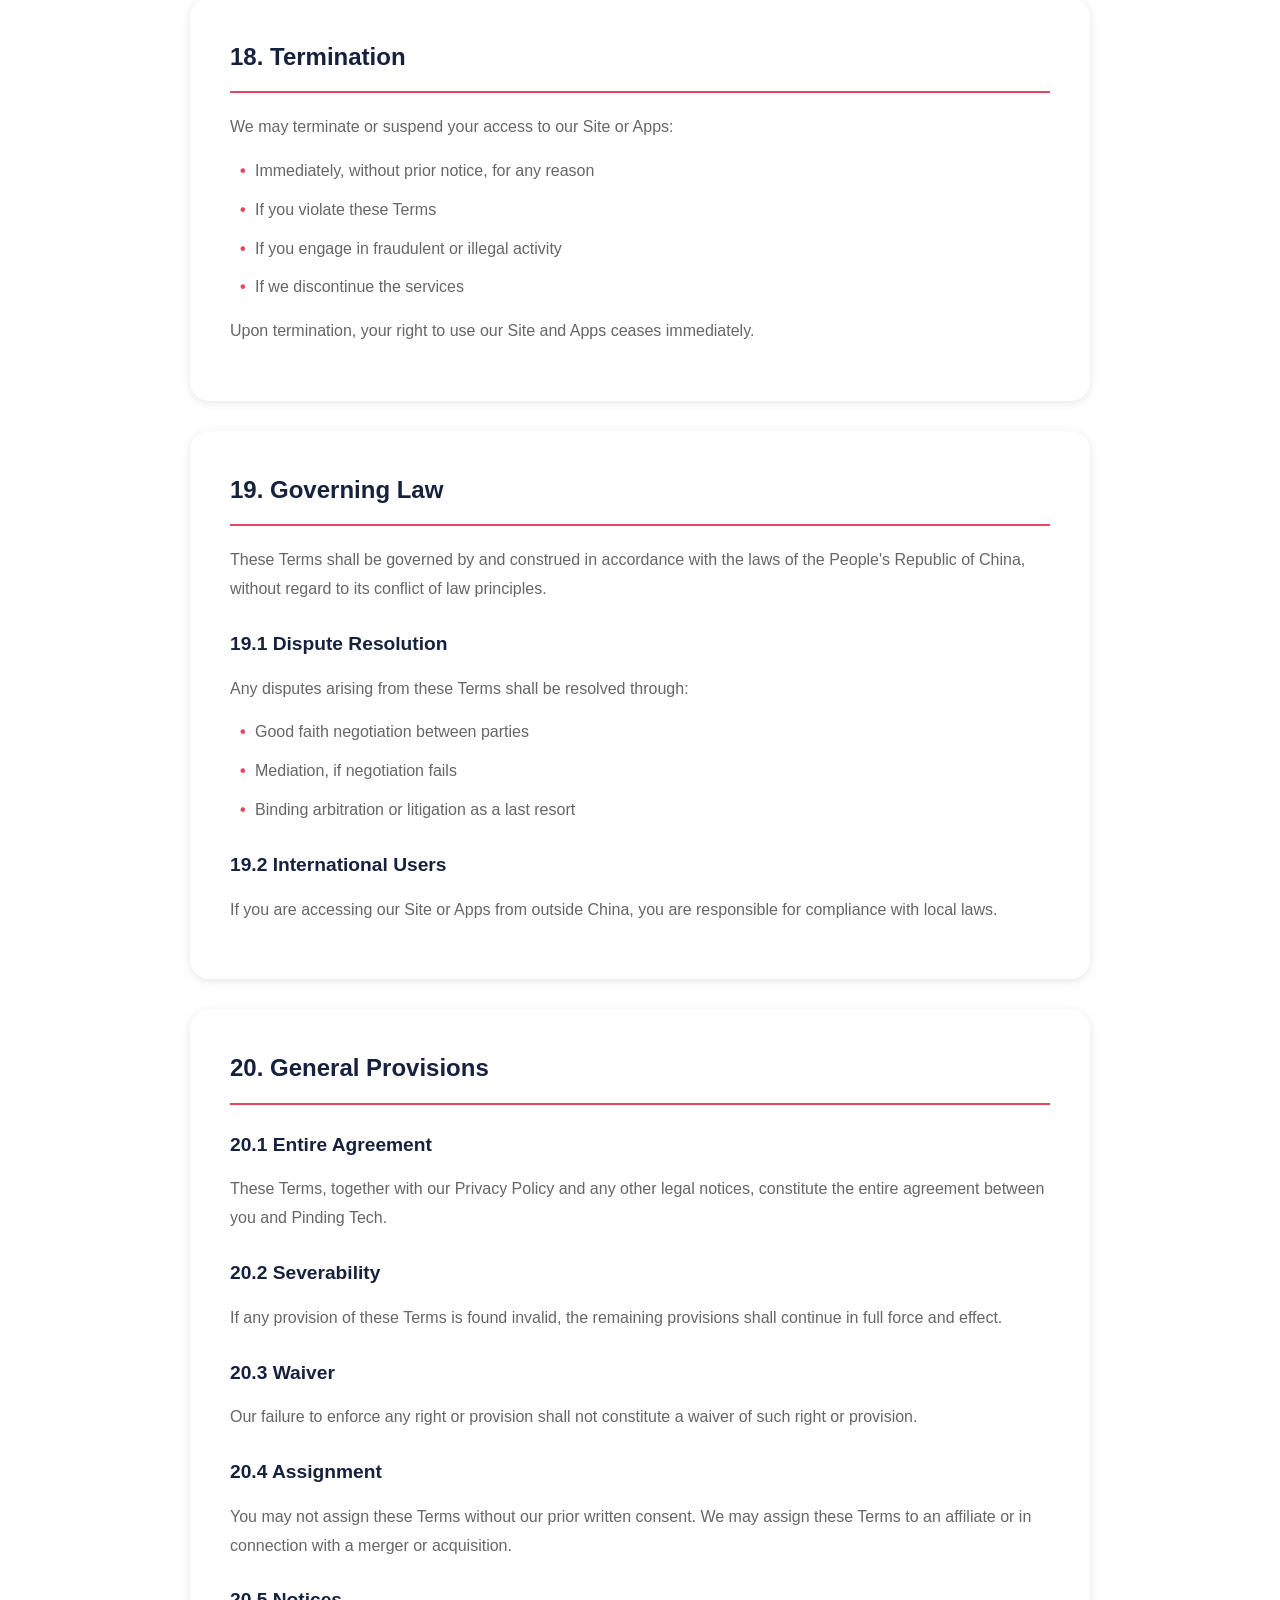
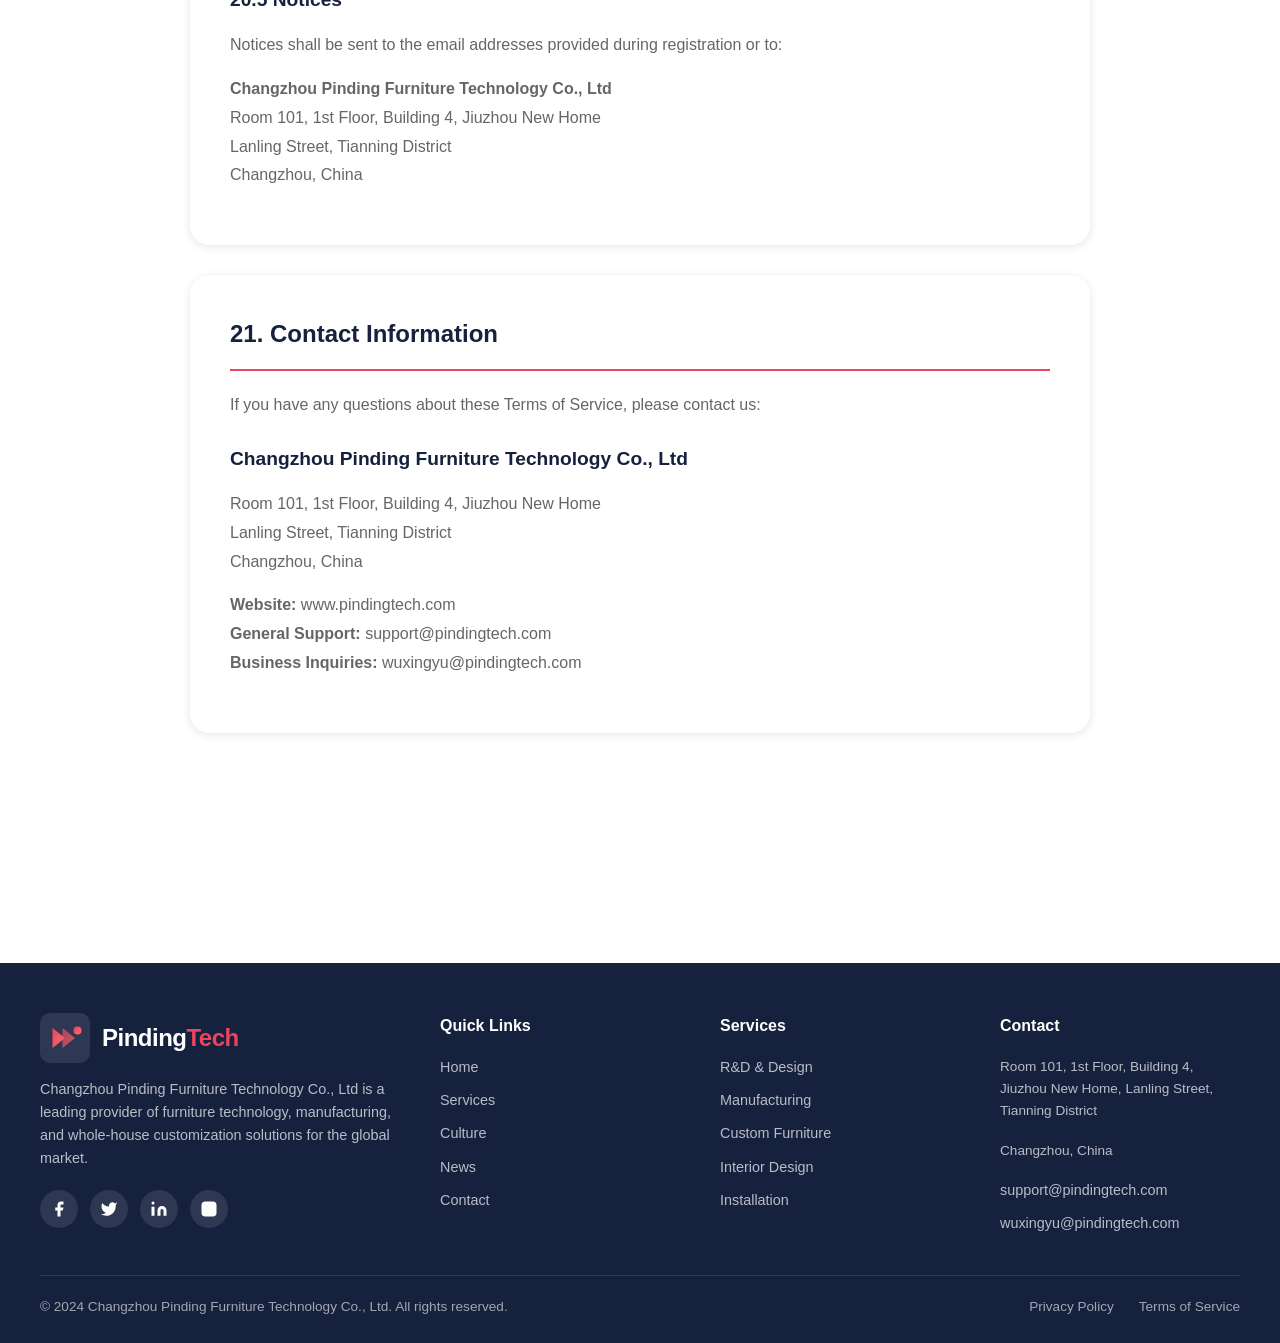
<file: terms.html>
<!DOCTYPE html>
<html lang="en">
<head>
  <meta charset="UTF-8">
  <meta name="viewport" content="width=device-width, initial-scale=1.0">
  <meta name="description" content="Terms of Service - Changzhou Pinding Furniture Technology Co., Ltd. Read our terms and conditions governing the use of our website and mobile applications.">
  <meta name="robots" content="noindex, nofollow">
  
  <title>Terms of Service | Pinding Tech</title>
  
  <link rel="canonical" href="https://pindingtech.com/terms">
  <link rel="icon" type="image/svg+xml" href="images/logo.svg">
  <link rel="stylesheet" href="css/styles.css">
</head>
<body>
  <a href="#main-content" class="skip-link">Skip to main content</a>

  <header class="header">
    <div class="container">
      <a href="index.html" class="logo" aria-label="Pinding Tech Home">
        <svg viewBox="0 0 100 100" aria-hidden="true">
          <defs>
            <linearGradient id="logoGrad" x1="0%" y1="0%" x2="100%" y2="100%">
              <stop offset="0%" style="stop-color:#e94560"/>
              <stop offset="100%" style="stop-color:#ff6b6b"/>
            </linearGradient>
          </defs>
          <rect width="100" height="100" rx="20" fill="#1a1a2e"/>
          <path d="M25 70V30l25 20-25 20z" fill="url(#logoGrad)"/>
          <path d="M45 70V30l25 20-25 20z" fill="url(#logoGrad)" opacity="0.7"/>
          <circle cx="75" cy="35" r="8" fill="url(#logoGrad)"/>
        </svg>
        <span class="logo-text">Pinding<span>Tech</span></span>
      </a>
      
      <nav class="nav" aria-label="Main navigation">
        <ul class="nav-list">
          <li><a href="index.html" class="nav-link">Home</a></li>
          <li><a href="services.html" class="nav-link">Services</a></li>
          <li><a href="culture.html" class="nav-link">Culture</a></li>
          <li><a href="news.html" class="nav-link">News</a></li>
          <li><a href="contact.html" class="nav-link">Contact</a></li>
        </ul>
        <a href="contact.html" class="nav-cta">Get in Touch</a>
      </nav>
      
      <button class="mobile-menu-btn" aria-label="Toggle menu" aria-expanded="false">
        <span></span>
        <span></span>
        <span></span>
      </button>
    </div>
  </header>
  
  <div class="mobile-menu" aria-hidden="true">
    <nav>
      <ul class="nav-list">
        <li><a href="index.html" class="nav-link">Home</a></li>
        <li><a href="services.html" class="nav-link">Services</a></li>
        <li><a href="culture.html" class="nav-link">Culture</a></li>
        <li><a href="news.html" class="nav-link">News</a></li>
        <li><a href="contact.html" class="nav-link">Contact</a></li>
      </ul>
    </nav>
  </div>

  <main id="main-content">
    <section class="page-header">
      <div class="container">
        <h1>Terms of Service</h1>
        <p>Terms and conditions governing the use of our website, mobile applications, and services</p>
        <nav class="breadcrumb" aria-label="Breadcrumb">
          <a href="index.html">Home</a>
          <span>/</span>
          <strong>Terms of Service</strong>
        </nav>
      </div>
    </section>

    <section class="section">
      <div class="container">
        <div class="legal-content">
          <span class="last-updated">Last Updated: May 20, 2024</span>
          
          <div class="legal-section">
            <h2>1. Acceptance of Terms</h2>
            <p>
              Welcome to Changzhou Pinding Furniture Technology Co., Ltd ("Pinding Tech," "we," "our," or "us"). 
              By accessing or using our website at www.pindingtech.com (the "Site") and our mobile applications 
              (the "Apps") available on Google Play, App Store, and Amazon Appstore, you agree to be bound by 
              these Terms of Service ("Terms"). If you do not agree to these Terms, please do not use our Site or Apps.
            </p>
            <p>
              These Terms constitute a legally binding agreement between you and Pinding Tech regarding your use of our 
              services, including furniture technology R&D, manufacturing, sales, custom furniture design, whole-house 
              customization, interior design services, installation services, and mobile application services.
            </p>
            <p>
              By creating an account, placing an order, downloading our App, or using any of our services, you acknowledge 
              that you have read, understood, and agree to be bound by these Terms and our Privacy Policy.
            </p>
          </div>
          
          <div class="legal-section">
            <h2>2. Services Description</h2>
            <p>Pinding Tech provides the following services:</p>
            
            <h3>2.1 Website Services</h3>
            <ul>
              <li>Furniture technology research and development information</li>
              <li>Furniture manufacturing and sales</li>
              <li>Whole-house custom furniture solutions</li>
              <li>Home accessories, bedding, hardware, and decorative materials sales</li>
              <li>Indoor soft decoration design services</li>
              <li>Home installation and repair services</li>
              <li>Wood processing and sales</li>
              <li>Technical consultation services</li>
              <li>Company information and news updates</li>
            </ul>
            
            <h3>2.2 Mobile Application Services</h3>
            <p>Our mobile applications provide the following functionalities:</p>
            <ul>
              <li>Furniture technology R&D management tools</li>
              <li>Sales and inventory management</li>
              <li>Custom furniture design and ordering platform</li>
              <li>Home accessories shopping</li>
              <li>Installation scheduling and tracking</li>
              <li>Interior design consultation requests</li>
              <li>Customer support</li>
              <li>Account management</li>
            </ul>
            
            <h3>2.3 Advertising-Supported Services</h3>
            <p>Our Apps may include advertising-supported features, displaying:</p>
            <ul>
              <li>Splash advertisements</li>
              <li>Rewarded video advertisements</li>
              <li>Interstitial advertisements</li>
              <li>Banner advertisements</li>
            </ul>
            <p>These advertisements support our free services and help us provide affordable solutions to our users.</p>
          </div>
          
          <div class="legal-section">
            <h2>3. User Accounts and Registration</h2>
            
            <h3>3.1 Account Creation</h3>
            <p>To access certain features of our Site or Apps, you may need to create an account. You agree to:</p>
            <ul>
              <li>Provide accurate, current, and complete information</li>
              <li>Maintain and update your information to keep it accurate</li>
              <li>Keep your password secure and confidential</li>
              <li>Notify us immediately of any unauthorized use of your account</li>
              <li>Accept responsibility for all activities under your account</li>
            </ul>
            
            <h3>3.2 Account Requirements</h3>
            <p>You must be at least 16 years old to create an account. Users under 16 may only use our services with parental or guardian consent.</p>
            
            <h3>3.3 Account Termination</h3>
            <p>We reserve the right to suspend or terminate your account if you violate these Terms or engage in prohibited activities.</p>
          </div>
          
          <div class="legal-section">
            <h2>4. Orders and Payment</h2>
            
            <h3>4.1 Order Process</h3>
            <p>When you place an order through our Site or Apps:</p>
            <ul>
              <li>You agree to provide accurate and complete order information</li>
              <li>Orders are subject to availability and confirmation</li>
              <li>We reserve the right to refuse or cancel any order</li>
              <li>Prices are subject to change without notice</li>
              <li>All transactions are processed in the currency specified at checkout</li>
            </ul>
            
            <h3>4.2 Payment Terms</h3>
            <p>We accept various payment methods including credit cards, PayPal, and other payment platforms. By providing payment information, you:</p>
            <ul>
              <li>Represent that you are authorized to use the payment method</li>
              <li>Authorize us to charge the total amount to your payment method</li>
              <li>Agree to pay all applicable fees and taxes</li>
            </ul>
            
            <h3>4.3 Custom Furniture Orders</h3>
            <p>For custom furniture and whole-house customization orders:</p>
            <ul>
              <li>Design approval is required before production begins</li>
              <li>Custom orders may require deposit or full payment upfront</li>
              <li>Production timelines are estimates and may vary</li>
              <li>Custom orders are non-refundable once production begins</li>
            </ul>
          </div>
          
          <div class="legal-section">
            <h2>5. Shipping and Delivery</h2>
            
            <h3>5.1 Shipping Information</h3>
            <p>We ship to locations as specified during checkout. Shipping times and costs vary based on:</p>
            <ul>
              <li>Destination and shipping method selected</li>
              <li>Product availability and size</li>
              <li>Custom furniture production time (if applicable)</li>
            </ul>
            
            <h3>5.2 Delivery and Risk</h3>
            <p>Risk of loss or damage to products passes to you upon delivery. Please inspect products upon receipt and report any damage within 48 hours.</p>
            
            <h3>5.3 International Shipping</h3>
            <p>For international orders, you are responsible for:</p>
            <ul>
              <li>Import duties, taxes, and customs fees</li>
              <li>Compliance with local import regulations</li>
              <li>Any additional shipping or handling charges</li>
            </ul>
          </div>
          
          <div class="legal-section">
            <h2>6. Returns and Refunds</h2>
            
            <h3>6.1 Standard Products</h3>
            <p>Standard products may be returned within 30 days of delivery for a full refund if:</p>
            <ul>
              <li>Products are in original condition and packaging</li>
              <li>Proof of purchase is provided</li>
              <li>Products are not custom-made or personalized</li>
            </ul>
            
            <h3>6.2 Custom Furniture</h3>
            <p>Custom furniture and personalized items are non-refundable once production begins. We ensure quality craftsmanship and will address manufacturing defects.</p>
            
            <h3>6.3 Refund Process</h3>
            <p>Refunds are processed within 7-14 business days after receiving returned products. Original shipping charges are non-refundable unless the return is due to our error.</p>
          </div>
          
          <div class="legal-section">
            <h2>7. Installation Services</h2>
            
            <h3>7.1 Service Terms</h3>
            <p>Our installation services are subject to:</p>
            <ul>
              <li>Service availability in your area</li>
              <li>Scheduling based on availability</li>
              <li>Additional fees for complex installations</li>
              <li>Customer responsibility to prepare the installation area</li>
            </ul>
            
            <h3>7.2 Service Warranty</h3>
            <p>Installation services include a 90-day warranty on workmanship. This warranty covers:</p>
            <ul>
              <li>Installation defects</li>
              <li>Proper assembly per manufacturer guidelines</li>
              <li>Structural integrity of installed furniture</li>
            </ul>
          </div>
          
          <div class="legal-section">
            <h2>8. Mobile Application Terms</h2>
            
            <h3>8.1 App License</h3>
            <p>We grant you a limited, non-exclusive, non-transferable license to:</p>
            <ul>
              <li>Download and install the App on your authorized device</li>
              <li>Use the App for personal, non-commercial purposes</li>
              <li>Access features and services available through the App</li>
            </ul>
            
            <h3>8.2 App Restrictions</h3>
            <p>You agree not to:</p>
            <ul>
              <li>Copy, modify, or distribute the App</li>
              <li>Reverse engineer or decompile the App</li>
              <li>Remove or alter copyright notices</li>
              <li>Use the App for any illegal purpose</li>
              <li>Attempt to gain unauthorized access to our systems</li>
              <li>Interfere with the App's operation</li>
            </ul>
            
            <h3>8.3 App Updates</h3>
            <p>We may update the App from time to time. Updates may:</p>
            <ul>
              <li>Add or remove features</li>
              <li>Modify functionality</li>
              <li>Require acceptance of new terms</li>
            </ul>
            
            <h3>8.4 App Store Requirements</h3>
            <p>For Apps downloaded from:</p>
            <ul>
              <li><strong>Google Play:</strong> Google Play Terms of Service apply</li>
              <li><strong>App Store:</strong> Apple App Store Terms of Service apply</li>
              <li><strong>Amazon Appstore:</strong> Amazon Appstore Terms of Service apply</li>
            </ul>
          </div>
          
          <div class="legal-section">
            <h2>9. Intellectual Property</h2>
            
            <h3>9.1 Our Intellectual Property</h3>
            <p>All content, features, and functionality of our Site and Apps, including but not limited to:</p>
            <ul>
              <li>Logos, trademarks, and service marks</li>
              <li>Text, graphics, and images</li>
              <li>Software and code</li>
              <li>Product designs and descriptions</li>
              <li>User interface designs</li>
            </ul>
            <p>are the property of Pinding Tech or our licensors and are protected by intellectual property laws.</p>
            
            <h3>9.2 User Content</h3>
            <p>You retain ownership of content you submit through our Site or Apps. By submitting content, you:</p>
            <ul>
              <li>Grant us a worldwide, royalty-free license to use your content</li>
              <li>Represent that you have the right to share such content</li>
              <li>Agree not to submit copyrighted material without permission</li>
            </ul>
            
            <h3>9.3 Trademarks</h3>
            <p>Pinding Tech and associated logos are trademarks of Changzhou Pinding Furniture Technology Co., Ltd. Other trademarks appearing on our Site or Apps are the property of their respective owners.</p>
          </div>
          
          <div class="legal-section">
            <h2>10. User Conduct</h2>
            <p>When using our Site and Apps, you agree not to:</p>
            <ul>
              <li>Violate any applicable laws or regulations</li>
              <li>Infringe on the rights of others</li>
              <li>Submit false, misleading, or fraudulent information</li>
              <li>Interfere with the proper operation of our services</li>
              <li>Upload viruses or malicious code</li>
              <li>Harass, abuse, or harm other users</li>
              <li>Collect user information without consent</li>
              <li>Engage in spamming or unauthorized advertising</li>
              <li>Attempt to bypass security measures</li>
              <li>Use automated systems to access our services without permission</li>
            </ul>
          </div>
          
          <div class="legal-section">
            <h2>11. Disclaimer of Warranties</h2>
            <p>OUR SITE AND APPS ARE PROVIDED "AS IS" AND "AS AVAILABLE" WITHOUT WARRANTIES OF ANY KIND, EITHER EXPRESS OR IMPLIED, INCLUDING BUT NOT LIMITED TO:</p>
            <ul>
              <li>IMPLIED WARRANTIES OF MERCHANTABILITY</li>
              <li>IMPLIED WARRANTIES OF FITNESS FOR A PARTICULAR PURPOSE</li>
              <li>IMPLIED WARRANTIES OF NON-INFRINGEMENT</li>
              <li>WARRANTIES ARISING FROM COURSE OF DEALING OR USAGE OF TRADE</li>
            </ul>
            <p>
              We do not warrant that our Site or Apps will be uninterrupted, secure, or error-free. 
              We do not warrant the accuracy, completeness, or reliability of content on our Site or Apps.
            </p>
          </div>
          
          <div class="legal-section">
            <h2>12. Limitation of Liability</h2>
            <p>TO THE MAXIMUM EXTENT PERMITTED BY LAW, PINDING TECH SHALL NOT BE LIABLE FOR:</p>
            <ul>
              <li>INDIRECT, INCIDENTAL, SPECIAL, CONSEQUENTIAL, OR PUNITIVE DAMAGES</li>
              <li>LOSS OF PROFITS, REVENUE, DATA, OR USE</li>
              <li>COST OF PROCUREMENT OF SUBSTITUTE SERVICES</li>
              <li>DAMAGES ARISING FROM YOUR USE OF OUR SITE OR APPS</li>
              <li>DAMAGES ARISING FROM THIRD-PARTY CONTENT OR ADVERTISING</li>
              <li>DAMAGES ARISING FROM USER CONTENT OR CONDUCT</li>
            </ul>
            <p>OUR TOTAL LIABILITY SHALL NOT EXCEED THE AMOUNT YOU PAID US IN THE TWELVE (12) MONTHS PRECEDING THE CLAIM.</p>
          </div>
          
          <div class="legal-section">
            <h2>13. Indemnification</h2>
            <p>You agree to indemnify, defend, and hold harmless Pinding Tech and our affiliates, officers, directors, employees, and agents from any claims, damages, losses, and expenses (including legal fees) arising from:</p>
            <ul>
              <li>Your use of our Site or Apps</li>
              <li>Your violation of these Terms</li>
              <li>Your violation of any third-party rights</li>
              <li>Your fraudulent or unlawful actions</li>
            </ul>
          </div>
          
          <div class="legal-section">
            <h2>14. Age Restrictions</h2>
            <p>Our services have the following age requirements:</p>
            <ul>
              <li><strong>General Use:</strong> Users must be at least 16 years old</li>
              <li><strong>European Union:</strong> Minimum age of 16 years (or parental consent for ages 13-15)</li>
              <li><strong>United States:</strong> Minimum age of 13 years for account creation; ages 13-17 require parental consent</li>
              <li><strong>Other Jurisdictions:</strong> Compliance with local age requirements is the user's responsibility</li>
            </ul>
            <p>Parents and guardians are responsible for monitoring their children's use of our services and ensuring compliance with age requirements.</p>
          </div>
          
          <div class="legal-section">
            <h2>15. App Store Compliance</h2>
            
            <h3>15.1 Google Play Store</h3>
            <p>Our Apps comply with Google Play Developer Program Policies, including:</p>
            <ul>
              <li>Developer Distribution Agreement</li>
              <li>Content policies</li>
              <li>Privacy and security requirements</li>
              <li>Advertising policies</li>
              <li>Families policy (if applicable)</li>
            </ul>
            
            <h3>15.2 Apple App Store</h3>
            <p>Our Apps comply with Apple Developer Program License Agreement and App Store Review Guidelines, including:</p>
            <ul>
              <li>App functionality and content requirements</li>
              <li>Privacy policy requirements</li>
              <li>User interface guidelines</li>
              <li>App Tracking Transparency compliance</li>
            </ul>
            
            <h3>15.3 Amazon Appstore</h3>
            <p>Our Apps comply with Amazon Appstore Developer Distribution Agreement and relevant policies.</p>
          </div>
          
          <div class="legal-section">
            <h2>16. Third-Party Services and Content</h2>
            
            <h3>16.1 Third-Party Links</h3>
            <p>Our Site and Apps may contain links to third-party websites or services. We are not responsible for:</p>
            <ul>
              <li>Content or practices of third-party sites</li>
              <li>Products or services offered by third parties</li>
              <li>Availability or reliability of third-party services</li>
            </ul>
            
            <h3>16.2 Third-Party Advertisers</h3>
            <p>Our Apps display advertisements from third-party ad networks. We are not responsible for:</p>
            <ul>
              <li>Content of third-party advertisements</li>
              <li>Privacy practices of advertising partners</li>
              <li>Products or services advertised by third parties</li>
            </ul>
          </div>
          
          <div class="legal-section">
            <h2>17. Modifications to Terms</h2>
            <p>We may modify these Terms at any time by:</p>
            <ul>
              <li>Posting updated Terms on our Site</li>
              <li>Updating the "Last Updated" date</li>
              <li>Notifying you via email or in-app notification (for significant changes)</li>
            </ul>
            <p>Your continued use of our Site or Apps after modifications indicates your acceptance of the updated Terms.</p>
          </div>
          
          <div class="legal-section">
            <h2>18. Termination</h2>
            <p>We may terminate or suspend your access to our Site or Apps:</p>
            <ul>
              <li>Immediately, without prior notice, for any reason</li>
              <li>If you violate these Terms</li>
              <li>If you engage in fraudulent or illegal activity</li>
              <li>If we discontinue the services</li>
            </ul>
            <p>Upon termination, your right to use our Site and Apps ceases immediately.</p>
          </div>
          
          <div class="legal-section">
            <h2>19. Governing Law</h2>
            <p>These Terms shall be governed by and construed in accordance with the laws of the People's Republic of China, without regard to its conflict of law principles.</p>
            
            <h3>19.1 Dispute Resolution</h3>
            <p>Any disputes arising from these Terms shall be resolved through:</p>
            <ul>
              <li>Good faith negotiation between parties</li>
              <li>Mediation, if negotiation fails</li>
              <li>Binding arbitration or litigation as a last resort</li>
            </ul>
            
            <h3>19.2 International Users</h3>
            <p>If you are accessing our Site or Apps from outside China, you are responsible for compliance with local laws.</p>
          </div>
          
          <div class="legal-section">
            <h2>20. General Provisions</h2>
            
            <h3>20.1 Entire Agreement</h3>
            <p>These Terms, together with our Privacy Policy and any other legal notices, constitute the entire agreement between you and Pinding Tech.</p>
            
            <h3>20.2 Severability</h3>
            <p>If any provision of these Terms is found invalid, the remaining provisions shall continue in full force and effect.</p>
            
            <h3>20.3 Waiver</h3>
            <p>Our failure to enforce any right or provision shall not constitute a waiver of such right or provision.</p>
            
            <h3>20.4 Assignment</h3>
            <p>You may not assign these Terms without our prior written consent. We may assign these Terms to an affiliate or in connection with a merger or acquisition.</p>
            
            <h3>20.5 Notices</h3>
            <p>Notices shall be sent to the email addresses provided during registration or to:</p>
            <p>
              <strong>Changzhou Pinding Furniture Technology Co., Ltd</strong><br>
              Room 101, 1st Floor, Building 4, Jiuzhou New Home<br>
              Lanling Street, Tianning District<br>
              Changzhou, China
            </p>
          </div>
          
          <div class="legal-section">
            <h2>21. Contact Information</h2>
            <p>If you have any questions about these Terms of Service, please contact us:</p>
            
            <h3>Changzhou Pinding Furniture Technology Co., Ltd</h3>
            <p>
              Room 101, 1st Floor, Building 4, Jiuzhou New Home<br>
              Lanling Street, Tianning District<br>
              Changzhou, China
            </p>
            <p>
              <strong>Website:</strong> www.pindingtech.com<br>
              <strong>General Support:</strong> <a href="mailto:support@pindingtech.com">support@pindingtech.com</a><br>
              <strong>Business Inquiries:</strong> <a href="mailto:wuxingyu@pindingtech.com">wuxingyu@pindingtech.com</a>
            </p>
          </div>
        </div>
      </div>
    </section>
  </main>

  <footer class="footer">
    <div class="container">
      <div class="footer-grid">
        <div class="footer-brand">
          <a href="index.html" class="logo">
            <svg viewBox="0 0 100 100">
              <defs>
                <linearGradient id="footerLogoGrad" x1="0%" y1="0%" x2="100%" y2="100%">
                  <stop offset="0%" style="stop-color:#e94560"/>
                  <stop offset="100%" style="stop-color:#ff6b6b"/>
                </linearGradient>
              </defs>
              <rect width="100" height="100" rx="20" fill="rgba(255,255,255,0.1)"/>
              <path d="M25 70V30l25 20-25 20z" fill="url(#footerLogoGrad)"/>
              <path d="M45 70V30l25 20-25 20z" fill="url(#footerLogoGrad)" opacity="0.7"/>
              <circle cx="75" cy="35" r="8" fill="url(#footerLogoGrad)"/>
            </svg>
            <span class="logo-text">Pinding<span>Tech</span></span>
          </a>
          <p>
            Changzhou Pinding Furniture Technology Co., Ltd is a leading provider of furniture technology, 
            manufacturing, and whole-house customization solutions for the global market.
          </p>
          <div class="footer-social">
            <a href="#" class="social-link" aria-label="Facebook">
              <svg viewBox="0 0 24 24"><path d="M18 2h-3a5 5 0 00-5 5v3H7v4h3v8h4v-8h3l1-4h-4V7a1 1 0 011-1h3z"/></svg>
            </a>
            <a href="#" class="social-link" aria-label="Twitter">
              <svg viewBox="0 0 24 24"><path d="M23 3a10.9 10.9 0 01-3.14 1.53 4.48 4.48 0 00-7.86 3v1A10.66 10.66 0 013 4s-4 9 5 13a11.64 11.64 0 01-7 2c9 5 20 0 20-11.5a4.5 4.5 0 00-.08-.83A7.72 7.72 0 0023 3z"/></svg>
            </a>
            <a href="#" class="social-link" aria-label="LinkedIn">
              <svg viewBox="0 0 24 24"><path d="M16 8a6 6 0 016 6v7h-4v-7a2 2 0 00-2-2 2 2 0 00-2 2v7h-4v-7a6 6 0 016-6zM2 9h4v12H2zM4 6a2 2 0 100-4 2 2 0 000 4z"/></svg>
            </a>
            <a href="#" class="social-link" aria-label="Instagram">
              <svg viewBox="0 0 24 24"><rect x="2" y="2" width="20" height="20" rx="5" ry="5"/><path d="M16 11.37A4 4 0 1112.63 8 4 4 0 0116 11.37zM17.5 6.5h.01"/></svg>
            </a>
          </div>
        </div>
        
        <div class="footer-column">
          <h5>Quick Links</h5>
          <nav class="footer-links">
            <a href="index.html">Home</a>
            <a href="services.html">Services</a>
            <a href="culture.html">Culture</a>
            <a href="news.html">News</a>
            <a href="contact.html">Contact</a>
          </nav>
        </div>
        
        <div class="footer-column">
          <h5>Services</h5>
          <nav class="footer-links">
            <a href="services.html">R&D & Design</a>
            <a href="services.html">Manufacturing</a>
            <a href="services.html">Custom Furniture</a>
            <a href="services.html">Interior Design</a>
            <a href="services.html">Installation</a>
          </nav>
        </div>
        
        <div class="footer-column">
          <h5>Contact</h5>
          <div class="footer-links">
            <p>Room 101, 1st Floor, Building 4, Jiuzhou New Home, Lanling Street, Tianning District</p>
            <p>Changzhou, China</p>
            <a href="mailto:support@pindingtech.com">support@pindingtech.com</a>
            <a href="mailto:wuxingyu@pindingtech.com">wuxingyu@pindingtech.com</a>
          </div>
        </div>
      </div>
      
      <div class="footer-bottom">
        <p>© 2024 Changzhou Pinding Furniture Technology Co., Ltd. All rights reserved.</p>
        <div class="footer-legal">
          <a href="privacy.html">Privacy Policy</a>
          <a href="terms.html">Terms of Service</a>
        </div>
      </div>
    </div>
  </footer>

  <script src="js/main.js"></script>
</body>
</html>
</file>
<file: css/styles.css>
/* ========================================
   Pinding Tech - Professional Furniture Website
   Inspired by BYD Official Website Style
   ======================================== */

/* CSS Variables */
:root {
  --primary-color: #e94560;
  --primary-dark: #d63651;
  --secondary-color: #16213e;
  --secondary-light: #1a1a2e;
  --accent-color: #0f3460;
  --text-dark: #1a1a2e;
  --text-light: #666;
  --text-white: #fff;
  --bg-light: #f8f9fa;
  --bg-dark: #0a0a1a;
  --gradient-primary: linear-gradient(135deg, #e94560 0%, #ff6b6b 100%);
  --gradient-secondary: linear-gradient(135deg, #16213e 0%, #1a1a2e 100%);
  --shadow-sm: 0 2px 10px rgba(0,0,0,0.1);
  --shadow-md: 0 5px 25px rgba(0,0,0,0.15);
  --shadow-lg: 0 10px 50px rgba(0,0,0,0.2);
  --shadow-xl: 0 20px 60px rgba(0,0,0,0.3);
  --transition-fast: 0.2s ease;
  --transition-normal: 0.3s ease;
  --transition-slow: 0.5s ease;
  --border-radius-sm: 8px;
  --border-radius-md: 12px;
  --border-radius-lg: 20px;
  --border-radius-xl: 30px;
}

/* Reset & Base */
*, *::before, *::after {
  margin: 0;
  padding: 0;
  box-sizing: border-box;
}

html {
  scroll-behavior: smooth;
  font-size: 16px;
}

body {
  font-family: 'Segoe UI', -apple-system, BlinkMacSystemFont, Roboto, Oxygen, Ubuntu, Cantarell, sans-serif;
  line-height: 1.6;
  color: var(--text-dark);
  background: var(--text-white);
  overflow-x: hidden;
  -webkit-font-smoothing: antialiased;
  -moz-osx-font-smoothing: grayscale;
}

a {
  text-decoration: none;
  color: inherit;
  transition: var(--transition-normal);
}

ul, ol {
  list-style: none;
}

img, svg {
  max-width: 100%;
  height: auto;
}

button {
  cursor: pointer;
  border: none;
  background: none;
  font-family: inherit;
}

/* Container */
.container {
  max-width: 1400px;
  margin: 0 auto;
  padding: 0 40px;
}

/* Skip Link */
.skip-link {
  position: absolute;
  top: -100%;
  left: 50%;
  transform: translateX(-50%);
  background: var(--primary-color);
  color: white;
  padding: 15px 30px;
  border-radius: var(--border-radius-md);
  z-index: 10000;
  transition: var(--transition-fast);
}

.skip-link:focus {
  top: 20px;
}

/* ========================================
   Header Styles
   ======================================== */
.header {
  position: fixed;
  top: 0;
  left: 0;
  width: 100%;
  z-index: 1000;
  padding: 20px 0;
  transition: var(--transition-normal);
  background: transparent;
}

.header.scrolled {
  background: rgba(255,255,255,0.98);
  backdrop-filter: blur(20px);
  box-shadow: var(--shadow-sm);
  padding: 15px 0;
}

.header .container {
  display: flex;
  justify-content: space-between;
  align-items: center;
}

.logo {
  display: flex;
  align-items: center;
  gap: 12px;
}

.logo svg {
  width: 50px;
  height: 50px;
  transition: var(--transition-normal);
  animation: logoFloat 3s ease-in-out infinite;
}

@keyframes logoFloat {
  0%, 100% { transform: translateY(0); }
  50% { transform: translateY(-5px); }
}

.logo:hover svg {
  transform: scale(1.05);
}

.logo-text {
  font-size: 1.5rem;
  font-weight: 700;
  color: var(--secondary-color);
  letter-spacing: -0.5px;
}

.logo-text span {
  color: var(--primary-color);
}

/* Navigation */
.nav {
  display: flex;
  align-items: center;
  gap: 40px;
}

.nav-list {
  display: flex;
  gap: 35px;
}

.nav-link {
  font-size: 1rem;
  font-weight: 500;
  color: var(--text-dark);
  position: relative;
  padding: 5px 0;
  transition: var(--transition-normal);
}

.nav-link::after {
  content: '';
  position: absolute;
  bottom: 0;
  left: 0;
  width: 0;
  height: 2px;
  background: var(--gradient-primary);
  transition: var(--transition-normal);
}

.nav-link:hover::after,
.nav-link.active::after {
  width: 100%;
}

.nav-link:hover,
.nav-link.active {
  color: var(--primary-color);
}

.nav-cta {
  background: var(--gradient-primary);
  color: white;
  padding: 12px 28px;
  border-radius: var(--border-radius-xl);
  font-weight: 600;
  font-size: 0.95rem;
  transition: var(--transition-normal);
  position: relative;
  overflow: hidden;
}

.nav-cta::before {
  content: '';
  position: absolute;
  top: 0;
  left: -100%;
  width: 100%;
  height: 100%;
  background: linear-gradient(90deg, transparent, rgba(255,255,255,0.3), transparent);
  transition: var(--transition-slow);
}

.nav-cta:hover::before {
  left: 100%;
}

.nav-cta:hover {
  transform: translateY(-2px);
  box-shadow: 0 10px 30px rgba(233,69,96,0.4);
}

/* Mobile Menu Button */
.mobile-menu-btn {
  display: none;
  flex-direction: column;
  gap: 6px;
  padding: 10px;
  z-index: 1001;
}

.mobile-menu-btn span {
  display: block;
  width: 28px;
  height: 3px;
  background: var(--secondary-color);
  border-radius: 3px;
  transition: var(--transition-normal);
}

/* Mobile Menu */
.mobile-menu {
  display: none;
  position: fixed;
  top: 0;
  left: 0;
  width: 100%;
  height: 100vh;
  background: rgba(255,255,255,0.98);
  backdrop-filter: blur(20px);
  z-index: 999;
  opacity: 0;
  visibility: hidden;
  transition: var(--transition-normal);
}

.mobile-menu.active {
  opacity: 1;
  visibility: visible;
}

.mobile-menu nav {
  display: flex;
  justify-content: center;
  align-items: center;
  height: 100%;
}

.mobile-menu .nav-list {
  flex-direction: column;
  align-items: center;
  gap: 30px;
}

.mobile-menu .nav-link {
  font-size: 1.5rem;
}

/* ========================================
   Hero Section
   ======================================== */
.hero {
  min-height: 100vh;
  display: flex;
  align-items: center;
  position: relative;
  background: linear-gradient(135deg, #f8f9fa 0%, #e9ecef 100%);
  overflow: hidden;
  padding-top: 100px;
}

.hero-bg-shapes {
  position: absolute;
  top: 0;
  left: 0;
  width: 100%;
  height: 100%;
  pointer-events: none;
}

.hero-shape {
  position: absolute;
  border-radius: 50%;
  opacity: 0.1;
  animation: heroShapeFloat 20s ease-in-out infinite;
}

.hero-shape:nth-child(1) {
  width: 600px;
  height: 600px;
  background: var(--gradient-primary);
  top: -200px;
  right: -200px;
  animation-delay: 0s;
}

.hero-shape:nth-child(2) {
  width: 400px;
  height: 400px;
  background: var(--accent-color);
  bottom: -100px;
  left: -100px;
  animation-delay: -5s;
}

.hero-shape:nth-child(3) {
  width: 300px;
  height: 300px;
  background: var(--primary-color);
  top: 50%;
  left: 50%;
  animation-delay: -10s;
}

@keyframes heroShapeFloat {
  0%, 100% { transform: translate(0, 0) rotate(0deg); }
  25% { transform: translate(30px, -30px) rotate(5deg); }
  50% { transform: translate(-20px, 20px) rotate(-5deg); }
  75% { transform: translate(20px, 30px) rotate(3deg); }
}

.hero .container {
  display: grid;
  grid-template-columns: 1.3fr 0.7fr;
  gap: 40px;
  align-items: center;
  max-width: 1200px;
}

.hero-content {
  position: relative;
  z-index: 1;
}

.hero-badge {
  display: inline-flex;
  align-items: center;
  gap: 8px;
  background: rgba(233,69,96,0.1);
  color: var(--primary-color);
  padding: 10px 20px;
  border-radius: var(--border-radius-xl);
  font-size: 0.9rem;
  font-weight: 600;
  margin-bottom: 25px;
  animation: fadeInUp 0.8s ease forwards;
  opacity: 0;
}

.hero-badge svg {
  width: 18px;
  height: 18px;
  animation: starPulse 2s ease-in-out infinite;
}

@keyframes starPulse {
  0%, 100% { transform: scale(1); }
  50% { transform: scale(1.2); }
}

.hero h1 {
  font-size: 3.5rem;
  font-weight: 800;
  line-height: 1.2;
  color: var(--secondary-color);
  margin-bottom: 25px;
  animation: fadeInUp 0.8s ease 0.2s forwards;
  opacity: 0;
}

.hero-title {
  display: flex;
  flex-direction: column;
}

.hero-title-line {
  display: block;
}

.hero h1 span {
  background: var(--gradient-primary);
  -webkit-background-clip: text;
  -webkit-text-fill-color: transparent;
  background-clip: text;
}

.hero-subtitle {
  font-size: 1.2rem;
  color: var(--text-light);
  margin-bottom: 35px;
  line-height: 1.8;
  animation: fadeInUp 0.8s ease 0.4s forwards;
  opacity: 0;
}

.hero-text {
  font-size: 1.2rem;
  color: var(--text-light);
  margin-bottom: 35px;
  animation: fadeInUp 0.8s ease 0.4s forwards;
  opacity: 0;
}

.hero-buttons {
  display: flex;
  gap: 20px;
  animation: fadeInUp 0.8s ease 0.6s forwards;
  opacity: 0;
}

.btn-outline {
  background: transparent;
  color: var(--secondary-color);
  border: 2px solid var(--secondary-color);
}

.btn-outline:hover {
  background: var(--secondary-color);
  color: white;
}

.btn {
  display: inline-flex;
  align-items: center;
  gap: 10px;
  padding: 15px 35px;
  border-radius: var(--border-radius-xl);
  font-weight: 600;
  font-size: 1rem;
  transition: var(--transition-normal);
  position: relative;
  overflow: hidden;
}

.btn-primary {
  background: var(--gradient-primary);
  color: white;
  box-shadow: 0 10px 30px rgba(233,69,96,0.3);
}

.btn-primary::before {
  content: '';
  position: absolute;
  top: 0;
  left: -100%;
  width: 100%;
  height: 100%;
  background: linear-gradient(90deg, transparent, rgba(255,255,255,0.3), transparent);
  transition: var(--transition-slow);
}

.btn-primary:hover::before {
  left: 100%;
}

.btn-primary:hover {
  transform: translateY(-3px);
  box-shadow: 0 15px 40px rgba(233,69,96,0.4);
}

.btn-secondary {
  background: white;
  color: var(--secondary-color);
  border: 2px solid var(--secondary-color);
}

.btn-secondary:hover {
  background: var(--secondary-color);
  color: white;
  transform: translateY(-3px);
}

/* Hero Visual */
.hero-visual {
  position: relative;
  z-index: 1;
}

.hero-bg-effects {
  position: absolute;
  top: 0;
  left: 0;
  width: 100%;
  height: 100%;
  pointer-events: none;
  overflow: hidden;
}

.hero-gradient-orb {
  position: absolute;
  border-radius: 50%;
  filter: blur(80px);
  opacity: 0.4;
}

.hero-gradient-orb-1 {
  width: 600px;
  height: 600px;
  background: linear-gradient(135deg, #e94560 0%, #ff6b6b 100%);
  top: -200px;
  right: -100px;
  animation: orbFloat1 15s ease-in-out infinite;
}

.hero-gradient-orb-2 {
  width: 400px;
  height: 400px;
  background: linear-gradient(135deg, #16213e 0%, #1a1a2e 100%);
  bottom: -100px;
  left: -100px;
  animation: orbFloat2 12s ease-in-out infinite;
}

.hero-gradient-orb-3 {
  width: 300px;
  height: 300px;
  background: linear-gradient(135deg, #ff6b6b 0%, #e94560 100%);
  top: 50%;
  left: 30%;
  animation: orbFloat3 18s ease-in-out infinite;
}

@keyframes orbFloat1 {
  0%, 100% { transform: translate(0, 0) scale(1); }
  33% { transform: translate(-30px, 30px) scale(1.1); }
  66% { transform: translate(20px, -20px) scale(0.95); }
}

@keyframes orbFloat2 {
  0%, 100% { transform: translate(0, 0) scale(1); }
  50% { transform: translate(40px, -40px) scale(1.15); }
}

@keyframes orbFloat3 {
  0%, 100% { transform: translate(0, 0); }
  25% { transform: translate(50px, 30px); }
  50% { transform: translate(-30px, -50px); }
  75% { transform: translate(40px, 20px); }
}

.hero .container {
  display: grid;
  grid-template-columns: 1.2fr 0.8fr;
  gap: 60px;
  align-items: center;
  max-width: 1200px;
  position: relative;
  z-index: 1;
}

.hero-content {
  position: relative;
  z-index: 1;
}

.hero-badge {
  display: inline-flex;
  align-items: center;
  gap: 10px;
  background: rgba(233, 69, 96, 0.1);
  color: var(--primary-color);
  padding: 12px 24px;
  border-radius: 50px;
  font-size: 0.9rem;
  font-weight: 600;
  margin-bottom: 30px;
  border: 1px solid rgba(233, 69, 96, 0.2);
  animation: fadeInUp 0.6s ease forwards;
}

.hero-badge svg {
  width: 18px;
  height: 18px;
  animation: starPulse 2s ease-in-out infinite;
}

@keyframes starPulse {
  0%, 100% { transform: scale(1) rotate(0deg); }
  50% { transform: scale(1.2) rotate(10deg); }
}

.hero-title {
  display: flex;
  flex-direction: column;
  gap: 5px;
  margin-bottom: 25px;
}

.hero-title-line {
  display: block;
  font-size: 3.5rem;
  font-weight: 800;
  line-height: 1.15;
  color: var(--secondary-color);
  animation: fadeInUp 0.6s ease 0.1s forwards;
  opacity: 0;
}

.gradient-text {
  background: var(--gradient-primary);
  -webkit-background-clip: text;
  -webkit-text-fill-color: transparent;
  background-clip: text;
}

.hero-subtitle {
  font-size: 1.15rem;
  color: var(--text-light);
  line-height: 1.8;
  margin-bottom: 35px;
  animation: fadeInUp 0.6s ease 0.2s forwards;
  opacity: 0;
}

.hero-buttons {
  display: flex;
  gap: 20px;
  margin-bottom: 50px;
  animation: fadeInUp 0.6s ease 0.3s forwards;
  opacity: 0;
}

.hero-stats {
  display: flex;
  align-items: center;
  gap: 30px;
  animation: fadeInUp 0.6s ease 0.4s forwards;
  opacity: 0;
}

.hero-stat {
  text-align: center;
}

.hero-stat-number {
  display: block;
  font-size: 2rem;
  font-weight: 700;
  color: var(--secondary-color);
  line-height: 1;
}

.hero-stat-label {
  display: block;
  font-size: 0.85rem;
  color: var(--text-light);
  margin-top: 5px;
}

.hero-stat-divider {
  width: 1px;
  height: 40px;
  background: rgba(0, 0, 0, 0.1);
}

.hero-visual {
  position: relative;
  z-index: 1;
}

.hero-graphic-container {
  position: relative;
  width: 100%;
  max-width: 500px;
  margin: 0 auto;
}

.hero-furniture-graphic {
  width: 100%;
  height: auto;
  animation: graphicFloat 6s ease-in-out infinite;
  filter: drop-shadow(0 20px 40px rgba(0, 0, 0, 0.15));
}

@keyframes graphicFloat {
  0%, 100% { transform: translateY(0); }
  50% { transform: translateY(-15px); }
}

.hero-image-bg {
  position: absolute;
  top: 50%;
  left: 50%;
  transform: translate(-50%, -50%);
  width: 80%;
  height: 80%;
  background: var(--gradient-primary);
  border-radius: 50%;
  filter: blur(80px);
  opacity: 0.3;
  animation: heroBgPulse 4s ease-in-out infinite;
}

@keyframes heroBgPulse {
  0%, 100% { transform: translate(-50%, -50%) scale(1); opacity: 0.3; }
  50% { transform: translate(-50%, -50%) scale(1.1); opacity: 0.5; }
}

.hero-image {
  position: absolute;
  top: 50%;
  left: 50%;
  transform: translate(-50%, -50%);
  width: 100%;
  height: 100%;
  animation: heroImageFloat 6s ease-in-out infinite;
}

@keyframes heroImageFloat {
  0%, 100% { transform: translate(-50%, -50%) rotate(0deg); }
  50% { transform: translate(-50%, -52%) rotate(2deg); }
}

/* Floating Elements */
.floating-element {
  position: absolute;
  background: white;
  padding: 15px 20px;
  border-radius: var(--border-radius-md);
  box-shadow: var(--shadow-lg);
  animation: floatingElement 4s ease-in-out infinite;
}

.floating-element:nth-child(1) {
  top: 10%;
  right: 0;
  animation-delay: 0s;
}

.floating-element:nth-child(2) {
  bottom: 20%;
  left: 0;
  animation-delay: -1.5s;
}

.floating-element:nth-child(3) {
  bottom: 5%;
  right: 10%;
  animation-delay: -3s;
}

@keyframes floatingElement {
  0%, 100% { transform: translateY(0); }
  50% { transform: translateY(-15px); }
}

.floating-element-icon {
  width: 40px;
  height: 40px;
  background: var(--gradient-primary);
  border-radius: var(--border-radius-sm);
  display: flex;
  align-items: center;
  justify-content: center;
  margin-bottom: 10px;
}

.floating-element-icon svg {
  width: 24px;
  height: 24px;
  fill: white;
}

.floating-element h5 {
  font-size: 0.9rem;
  font-weight: 600;
  color: var(--secondary-color);
  margin-bottom: 3px;
}

.floating-element p {
  font-size: 0.8rem;
  color: var(--text-light);
}

/* Animations */
@keyframes fadeInUp {
  from {
    opacity: 0;
    transform: translateY(30px);
  }
  to {
    opacity: 1;
    transform: translateY(0);
  }
}

/* ========================================
   Section Styles
   ======================================== */
.section {
  padding: 100px 0;
  position: relative;
}

.section-light {
  background: var(--bg-light);
}

.section-dark {
  background: var(--bg-dark);
  color: white;
}

.section-header {
  text-align: center;
  max-width: 800px;
  margin: 0 auto 60px;
}

.section-badge {
  display: inline-flex;
  align-items: center;
  gap: 8px;
  background: rgba(233,69,96,0.1);
  color: var(--primary-color);
  padding: 8px 20px;
  border-radius: var(--border-radius-xl);
  font-size: 0.9rem;
  font-weight: 600;
  margin-bottom: 20px;
}

.section-badge svg {
  width: 16px;
  height: 16px;
}

.section-title {
  font-size: 2.8rem;
  font-weight: 700;
  color: var(--secondary-color);
  margin-bottom: 20px;
  line-height: 1.3;
}

.section-text {
  font-size: 1.1rem;
  color: var(--text-light);
  line-height: 1.8;
}

/* ========================================
   Services Grid
   ======================================== */
.services-grid {
  display: grid;
  grid-template-columns: repeat(3, 1fr);
  gap: 30px;
}

.service-card {
  background: white;
  padding: 40px 30px;
  border-radius: var(--border-radius-lg);
  box-shadow: var(--shadow-sm);
  transition: var(--transition-normal);
  position: relative;
  overflow: hidden;
  opacity: 0;
  transform: translateY(30px);
}

.service-card.animated {
  opacity: 1;
  transform: translateY(0);
}

.service-card::before {
  content: '';
  position: absolute;
  top: 0;
  left: 0;
  width: 100%;
  height: 4px;
  background: var(--gradient-primary);
  transform: scaleX(0);
  transform-origin: left;
  transition: var(--transition-normal);
}

.service-card:hover::before {
  transform: scaleX(1);
}

.service-card:hover {
  transform: translateY(-10px);
  box-shadow: var(--shadow-lg);
}

.service-icon {
  width: 70px;
  height: 70px;
  background: var(--gradient-primary);
  border-radius: var(--border-radius-md);
  display: flex;
  align-items: center;
  justify-content: center;
  margin-bottom: 25px;
  transition: var(--transition-normal);
}

.service-card:hover .service-icon {
  transform: rotateY(180deg);
}

.service-icon svg {
  width: 36px;
  height: 36px;
  fill: white;
}

.service-card h4 {
  font-size: 1.3rem;
  font-weight: 600;
  color: var(--secondary-color);
  margin-bottom: 15px;
}

.service-card p {
  color: var(--text-light);
  line-height: 1.7;
}

/* ========================================
   Mobile App Section
   ======================================== */
.app-showcase {
  display: grid;
  grid-template-columns: 1fr 1fr;
  gap: 80px;
  align-items: center;
}

.app-content {
  animation: fadeInLeft 1s ease forwards;
  opacity: 0;
}

@keyframes fadeInLeft {
  from {
    opacity: 0;
    transform: translateX(-50px);
  }
  to {
    opacity: 1;
    transform: translateX(0);
  }
}

.app-content h2 {
  font-size: 2.5rem;
  font-weight: 700;
  color: var(--secondary-color);
  margin-bottom: 20px;
  line-height: 1.3;
}

.app-content > p {
  font-size: 1.1rem;
  color: var(--text-light);
  margin-bottom: 35px;
  line-height: 1.8;
}

.app-features {
  display: grid;
  gap: 20px;
  margin-bottom: 40px;
}

.app-feature {
  display: flex;
  align-items: flex-start;
  gap: 20px;
  padding: 20px;
  background: white;
  border-radius: var(--border-radius-md);
  box-shadow: var(--shadow-sm);
  transition: var(--transition-normal);
}

.app-feature:hover {
  transform: translateX(10px);
  box-shadow: var(--shadow-md);
}

.app-feature-icon {
  width: 50px;
  height: 50px;
  background: var(--gradient-primary);
  border-radius: var(--border-radius-sm);
  display: flex;
  align-items: center;
  justify-content: center;
  flex-shrink: 0;
}

.app-feature-icon svg {
  width: 28px;
  height: 28px;
  fill: white;
}

.app-feature h5 {
  font-size: 1.1rem;
  font-weight: 600;
  color: var(--secondary-color);
  margin-bottom: 5px;
}

.app-feature p {
  font-size: 0.95rem;
  color: var(--text-light);
}

.app-stores {
  display: flex;
  gap: 20px;
}

.store-badge {
  display: flex;
  align-items: center;
  gap: 12px;
  background: var(--secondary-color);
  color: white;
  padding: 12px 24px;
  border-radius: var(--border-radius-md);
  transition: var(--transition-normal);
}

.store-badge:hover {
  background: var(--primary-color);
  transform: translateY(-3px);
  box-shadow: var(--shadow-md);
}

.store-badge svg {
  width: 32px;
  height: 32px;
}

.store-badge-text {
  display: flex;
  flex-direction: column;
}

.store-badge-text span {
  font-size: 0.7rem;
  opacity: 0.8;
}

.store-badge-text strong {
  font-size: 1rem;
}

/* App Visual */
.app-visual {
  position: relative;
  animation: fadeInRight 1s ease 0.3s forwards;
  opacity: 0;
}

@keyframes fadeInRight {
  from {
    opacity: 0;
    transform: translateX(50px);
  }
  to {
    opacity: 1;
    transform: translateX(0);
  }
}

.app-visual-decoration {
  position: absolute;
  top: 50%;
  left: 50%;
  transform: translate(-50%, -50%);
  width: 120%;
  height: 120%;
  background: var(--gradient-primary);
  border-radius: 50%;
  filter: blur(100px);
  opacity: 0.2;
  animation: appDecorationPulse 4s ease-in-out infinite;
}

@keyframes appDecorationPulse {
  0%, 100% { transform: translate(-50%, -50%) scale(1); opacity: 0.2; }
  50% { transform: translate(-50%, -50%) scale(1.1); opacity: 0.3; }
}

.phone-mockup {
  position: relative;
  width: 300px;
  height: 600px;
  background: var(--secondary-color);
  border-radius: 40px;
  margin: 0 auto;
  box-shadow: var(--shadow-xl);
  overflow: hidden;
  animation: phoneFloat 4s ease-in-out infinite;
}

@keyframes phoneFloat {
  0%, 100% { transform: translateY(0) rotate(0deg); }
  50% { transform: translateY(-20px) rotate(2deg); }
}

.phone-notch {
  position: absolute;
  top: 0;
  left: 50%;
  transform: translateX(-50%);
  width: 120px;
  height: 30px;
  background: var(--secondary-color);
  border-radius: 0 0 20px 20px;
  z-index: 10;
}

.phone-screen {
  position: absolute;
  top: 40px;
  left: 10px;
  right: 10px;
  bottom: 10px;
  background: linear-gradient(135deg, #1a1a2e 0%, #16213e 100%);
  border-radius: 30px;
  display: flex;
  align-items: center;
  justify-content: center;
  color: rgba(255,255,255,0.3);
  font-size: 1.2rem;
}

/* ========================================
   Stats Section
   ======================================== */
.stats-grid {
  display: grid;
  grid-template-columns: repeat(4, 1fr);
  gap: 30px;
}

.stat-card {
  text-align: center;
  padding: 40px 20px;
  background: rgba(255,255,255,0.1);
  border-radius: var(--border-radius-lg);
  transition: var(--transition-normal);
}

.stat-card:hover {
  background: rgba(255,255,255,0.15);
  transform: translateY(-5px);
}

.stat-icon {
  width: 60px;
  height: 60px;
  background: rgba(255,255,255,0.2);
  border-radius: var(--border-radius-md);
  display: flex;
  align-items: center;
  justify-content: center;
  margin: 0 auto 20px;
}

.stat-icon svg {
  width: 32px;
  height: 32px;
  fill: white;
}

.stat-number {
  font-size: 3rem;
  font-weight: 700;
  color: white;
  margin-bottom: 10px;
}

.stat-label {
  font-size: 1rem;
  color: rgba(255,255,255,0.8);
}

/* ========================================
   CTA Section
   ======================================== */
.cta-section {
  padding: 120px 0;
  background: var(--gradient-secondary);
  position: relative;
  overflow: hidden;
}

.cta-section::before {
  content: '';
  position: absolute;
  top: -50%;
  left: -50%;
  width: 200%;
  height: 200%;
  background: radial-gradient(circle, rgba(233,69,96,0.1) 0%, transparent 70%);
  animation: ctaBgRotate 30s linear infinite;
}

@keyframes ctaBgRotate {
  from { transform: rotate(0deg); }
  to { transform: rotate(360deg); }
}

.cta-content {
  text-align: center;
  position: relative;
  z-index: 1;
}

.cta-content h2 {
  font-size: 2.8rem;
  font-weight: 700;
  color: white;
  margin-bottom: 20px;
}

.cta-content p {
  font-size: 1.2rem;
  color: rgba(255,255,255,0.8);
  max-width: 700px;
  margin: 0 auto 40px;
}

.cta-buttons {
  display: flex;
  justify-content: center;
  gap: 20px;
}

/* ========================================
   Page Header
   ======================================== */
.page-header {
  padding: 180px 0 100px;
  background: var(--gradient-secondary);
  position: relative;
  overflow: hidden;
}

.page-header::before {
  content: '';
  position: absolute;
  top: 0;
  left: 0;
  width: 100%;
  height: 100%;
  background: url("data:image/svg+xml,%3Csvg width='60' height='60' viewBox='0 0 60 60' xmlns='http://www.w3.org/2000/svg'%3E%3Cg fill='none' fill-rule='evenodd'%3E%3Cg fill='%23ffffff' fill-opacity='0.03'%3E%3Cpath d='M36 34v-4h-2v4h-4v2h4v4h2v-4h4v-2h-4zm0-30V0h-2v4h-4v2h4v4h2V6h4V4h-4zM6 34v-4H4v4H0v2h4v4h2v-4h4v-2H6zM6 4V0H4v4H0v2h4v4h2V6h4V4H6z'/%3E%3C/g%3E%3C/g%3E%3C/svg%3E");
  opacity: 0.5;
}

.page-header .container {
  position: relative;
  z-index: 1;
}

.page-header h1 {
  font-size: 3rem;
  font-weight: 700;
  color: white;
  margin-bottom: 15px;
  animation: fadeInUp 0.8s ease forwards;
}

.page-header p {
  font-size: 1.2rem;
  color: rgba(255,255,255,0.8);
  max-width: 600px;
  animation: fadeInUp 0.8s ease 0.2s forwards;
  opacity: 0;
}

.breadcrumb {
  display: flex;
  align-items: center;
  gap: 10px;
  margin-top: 30px;
  animation: fadeInUp 0.8s ease 0.4s forwards;
  opacity: 0;
}

.breadcrumb a {
  color: rgba(255,255,255,0.6);
  transition: var(--transition-fast);
}

.breadcrumb a:hover {
  color: white;
}

.breadcrumb span {
  color: rgba(255,255,255,0.4);
}

.breadcrumb strong {
  color: var(--primary-color);
}

/* ========================================
   Culture Page
   ======================================== */
.values-grid {
  display: grid;
  grid-template-columns: repeat(3, 1fr);
  gap: 30px;
  margin-bottom: 80px;
}

.value-card {
  text-align: center;
  padding: 50px 30px;
  background: white;
  border-radius: var(--border-radius-lg);
  box-shadow: var(--shadow-sm);
  transition: var(--transition-normal);
  position: relative;
  overflow: hidden;
}

.value-card::after {
  content: '';
  position: absolute;
  bottom: 0;
  left: 0;
  width: 100%;
  height: 4px;
  background: var(--gradient-primary);
  transform: scaleX(0);
  transform-origin: left;
  transition: var(--transition-normal);
}

.value-card:hover::after {
  transform: scaleX(1);
}

.value-card:hover {
  transform: translateY(-10px);
  box-shadow: var(--shadow-lg);
}

.value-icon {
  width: 80px;
  height: 80px;
  background: var(--gradient-primary);
  border-radius: 50%;
  display: flex;
  align-items: center;
  justify-content: center;
  margin: 0 auto 25px;
  transition: var(--transition-normal);
}

.value-card:hover .value-icon {
  transform: scale(1.1) rotate(10deg);
}

.value-icon svg {
  width: 40px;
  height: 40px;
  fill: white;
}

.value-card h4 {
  font-size: 1.3rem;
  font-weight: 600;
  color: var(--secondary-color);
  margin-bottom: 15px;
}

.value-card p {
  color: var(--text-light);
  line-height: 1.7;
}

/* Timeline */
.timeline-section {
  background: var(--bg-light);
}

.timeline {
  position: relative;
  max-width: 900px;
  margin: 0 auto;
}

.timeline::before {
  content: '';
  position: absolute;
  left: 50%;
  transform: translateX(-50%);
  width: 4px;
  height: 100%;
  background: var(--gradient-primary);
  border-radius: 2px;
}

.timeline-item {
  position: relative;
  padding: 30px 0;
  display: flex;
  justify-content: flex-end;
  padding-right: calc(50% + 40px);
}

.timeline-item:nth-child(even) {
  justify-content: flex-start;
  padding-right: 0;
  padding-left: calc(50% + 40px);
}

.timeline-dot {
  position: absolute;
  left: 50%;
  transform: translateX(-50%);
  width: 20px;
  height: 20px;
  background: var(--gradient-primary);
  border-radius: 50%;
  border: 4px solid white;
  box-shadow: var(--shadow-sm);
  z-index: 1;
}

.timeline-content {
  background: white;
  padding: 30px;
  border-radius: var(--border-radius-lg);
  box-shadow: var(--shadow-sm);
  max-width: 400px;
  transition: var(--transition-normal);
}

.timeline-content:hover {
  transform: translateY(-5px);
  box-shadow: var(--shadow-md);
}

.timeline-year {
  display: inline-block;
  background: var(--gradient-primary);
  color: white;
  padding: 5px 15px;
  border-radius: var(--border-radius-xl);
  font-weight: 600;
  font-size: 0.9rem;
  margin-bottom: 15px;
}

.timeline-content h4 {
  font-size: 1.2rem;
  font-weight: 600;
  color: var(--secondary-color);
  margin-bottom: 10px;
}

.timeline-content p {
  color: var(--text-light);
  line-height: 1.7;
}

/* Team Grid */
.team-grid {
  display: grid;
  grid-template-columns: repeat(4, 1fr);
  gap: 30px;
}

.team-card {
  text-align: center;
  transition: var(--transition-normal);
}

.team-card:hover {
  transform: translateY(-10px);
}

.team-avatar {
  width: 150px;
  height: 150px;
  background: var(--gradient-primary);
  border-radius: 50%;
  display: flex;
  align-items: center;
  justify-content: center;
  margin: 0 auto 20px;
  position: relative;
  overflow: hidden;
}

.team-avatar::before {
  content: '';
  position: absolute;
  top: 0;
  left: 0;
  width: 100%;
  height: 100%;
  background: rgba(255,255,255,0.1);
  transform: scale(0);
  border-radius: 50%;
  transition: var(--transition-normal);
}

.team-card:hover .team-avatar::before {
  transform: scale(2);
}

.team-avatar svg {
  width: 80px;
  height: 80px;
  fill: white;
}

.team-card h5 {
  font-size: 1.1rem;
  font-weight: 600;
  color: var(--secondary-color);
  margin-bottom: 5px;
}

.team-card span {
  font-size: 0.95rem;
  color: var(--primary-color);
}

/* ========================================
   News Page
   ======================================== */
.news-grid {
  display: grid;
  grid-template-columns: repeat(3, 1fr);
  gap: 30px;
}

.news-card {
  background: white;
  border-radius: var(--border-radius-lg);
  overflow: hidden;
  box-shadow: var(--shadow-sm);
  transition: var(--transition-normal);
}

.news-card:hover {
  transform: translateY(-10px);
  box-shadow: var(--shadow-lg);
}

.news-image {
  height: 200px;
  background: var(--gradient-primary);
  position: relative;
  overflow: hidden;
}

.news-image::before {
  content: '';
  position: absolute;
  top: 0;
  left: 0;
  width: 100%;
  height: 100%;
  background: rgba(0,0,0,0.1);
  opacity: 0;
  transition: var(--transition-normal);
}

.news-card:hover .news-image::before {
  opacity: 1;
}

.news-date {
  position: absolute;
  top: 20px;
  left: 20px;
  background: white;
  padding: 10px 15px;
  border-radius: var(--border-radius-sm);
  text-align: center;
}

.news-date strong {
  display: block;
  font-size: 1.5rem;
  color: var(--primary-color);
  line-height: 1;
}

.news-date span {
  font-size: 0.8rem;
  color: var(--text-light);
}

.news-content {
  padding: 30px;
}

.news-tag {
  display: inline-block;
  background: rgba(233,69,96,0.1);
  color: var(--primary-color);
  padding: 5px 15px;
  border-radius: var(--border-radius-xl);
  font-size: 0.8rem;
  font-weight: 600;
  margin-bottom: 15px;
}

.news-content h4 {
  font-size: 1.2rem;
  font-weight: 600;
  color: var(--secondary-color);
  margin-bottom: 10px;
  line-height: 1.5;
}

.news-content p {
  color: var(--text-light);
  line-height: 1.7;
  margin-bottom: 20px;
}

.news-link {
  display: inline-flex;
  align-items: center;
  gap: 8px;
  color: var(--primary-color);
  font-weight: 600;
  transition: var(--transition-normal);
}

.news-link:hover {
  gap: 15px;
}

.news-link svg {
  width: 20px;
  height: 20px;
  fill: currentColor;
}

/* ========================================
   Contact Page
   ======================================== */
.contact-grid {
  display: grid;
  grid-template-columns: 1fr 1fr;
  gap: 60px;
}

.contact-info {
  animation: fadeInLeft 0.8s ease forwards;
}

.contact-info h3 {
  font-size: 1.8rem;
  font-weight: 600;
  color: var(--secondary-color);
  margin-bottom: 30px;
}

.info-item {
  display: flex;
  gap: 20px;
  margin-bottom: 30px;
  padding: 20px;
  background: var(--bg-light);
  border-radius: var(--border-radius-md);
  transition: var(--transition-normal);
}

.info-item:hover {
  transform: translateX(10px);
  box-shadow: var(--shadow-sm);
}

.info-icon {
  width: 50px;
  height: 50px;
  background: var(--gradient-primary);
  border-radius: var(--border-radius-sm);
  display: flex;
  align-items: center;
  justify-content: center;
  flex-shrink: 0;
}

.info-icon svg {
  width: 24px;
  height: 24px;
  fill: white;
}

.info-content h5 {
  font-size: 1rem;
  font-weight: 600;
  color: var(--secondary-color);
  margin-bottom: 5px;
}

.info-content p {
  color: var(--text-light);
}

.info-content a {
  color: var(--primary-color);
  font-weight: 500;
}

.info-content a:hover {
  text-decoration: underline;
}

.contact-form {
  background: white;
  padding: 40px;
  border-radius: var(--border-radius-lg);
  box-shadow: var(--shadow-md);
  animation: fadeInRight 0.8s ease forwards;
}

@keyframes fadeInRight {
  from {
    opacity: 0;
    transform: translateX(50px);
  }
  to {
    opacity: 1;
    transform: translateX(0);
  }
}

.form-group {
  margin-bottom: 25px;
}

.form-group label {
  display: block;
  font-size: 0.95rem;
  font-weight: 600;
  color: var(--secondary-color);
  margin-bottom: 8px;
}

.form-group input,
.form-group textarea,
.form-group select {
  width: 100%;
  padding: 15px 20px;
  border: 2px solid #e9ecef;
  border-radius: var(--border-radius-md);
  font-family: inherit;
  font-size: 1rem;
  transition: var(--transition-normal);
}

.form-group input:focus,
.form-group textarea:focus,
.form-group select:focus {
  outline: none;
  border-color: var(--primary-color);
  box-shadow: 0 0 0 4px rgba(233,69,96,0.1);
}

.form-group textarea {
  min-height: 150px;
  resize: vertical;
}

.form-row {
  display: grid;
  grid-template-columns: 1fr 1fr;
  gap: 20px;
}

.btn-submit {
  width: 100%;
  padding: 18px;
  background: var(--gradient-primary);
  color: white;
  font-size: 1.1rem;
  font-weight: 600;
  border-radius: var(--border-radius-md);
  transition: var(--transition-normal);
  position: relative;
  overflow: hidden;
}

.btn-submit::before {
  content: '';
  position: absolute;
  top: 0;
  left: -100%;
  width: 100%;
  height: 100%;
  background: linear-gradient(90deg, transparent, rgba(255,255,255,0.3), transparent);
  transition: var(--transition-slow);
}

.btn-submit:hover::before {
  left: 100%;
}

.btn-submit:hover {
  transform: translateY(-3px);
  box-shadow: 0 15px 40px rgba(233,69,96,0.4);
}

/* ========================================
   Privacy & Terms Pages
   ======================================== */
.legal-content {
  max-width: 900px;
  margin: 0 auto;
  padding: 60px 0 100px;
}

.legal-section {
  background: white;
  padding: 40px;
  border-radius: var(--border-radius-lg);
  box-shadow: var(--shadow-sm);
  margin-bottom: 30px;
}

.legal-section h2 {
  font-size: 1.5rem;
  font-weight: 600;
  color: var(--secondary-color);
  margin-bottom: 20px;
  padding-bottom: 15px;
  border-bottom: 2px solid var(--primary-color);
}

.legal-section h3 {
  font-size: 1.2rem;
  font-weight: 600;
  color: var(--secondary-color);
  margin: 25px 0 15px;
}

.legal-section p {
  color: var(--text-light);
  line-height: 1.8;
  margin-bottom: 15px;
}

.legal-section ul {
  margin: 15px 0;
  padding-left: 25px;
}

.legal-section ul li {
  color: var(--text-light);
  line-height: 1.8;
  margin-bottom: 10px;
  position: relative;
}

.legal-section ul li::before {
  content: '•';
  color: var(--primary-color);
  font-weight: bold;
  position: absolute;
  left: -15px;
}

.legal-section ol {
  margin: 15px 0;
  padding-left: 25px;
  counter-reset: list-counter;
}

.legal-section ol li {
  color: var(--text-light);
  line-height: 1.8;
  margin-bottom: 10px;
  counter-increment: list-counter;
  position: relative;
}

.legal-section ol li::before {
  content: counter(list-counter) ".";
  color: var(--primary-color);
  font-weight: bold;
  position: absolute;
  left: -20px;
}

.ad-platform-list {
  display: grid;
  grid-template-columns: repeat(2, 1fr);
  gap: 15px;
  margin: 20px 0;
}

.ad-platform-item {
  background: var(--bg-light);
  padding: 15px 20px;
  border-radius: var(--border-radius-md);
  border-left: 4px solid var(--primary-color);
}

.ad-platform-item strong {
  color: var(--secondary-color);
  display: block;
  margin-bottom: 5px;
}

.ad-platform-item span {
  font-size: 0.9rem;
  color: var(--text-light);
}

.ad-types {
  display: grid;
  grid-template-columns: repeat(2, 1fr);
  gap: 20px;
  margin: 20px 0;
}

.ad-type-card {
  background: var(--bg-light);
  padding: 25px;
  border-radius: var(--border-radius-md);
  text-align: center;
}

.ad-type-card svg {
  width: 50px;
  height: 50px;
  fill: var(--primary-color);
  margin-bottom: 15px;
}

.ad-type-card h5 {
  font-size: 1rem;
  font-weight: 600;
  color: var(--secondary-color);
  margin-bottom: 10px;
}

.ad-type-card p {
  font-size: 0.9rem;
  margin-bottom: 0;
}

.last-updated {
  display: inline-block;
  background: rgba(233,69,96,0.1);
  color: var(--primary-color);
  padding: 8px 20px;
  border-radius: var(--border-radius-xl);
  font-size: 0.9rem;
  font-weight: 500;
  margin-bottom: 30px;
}

/* ========================================
   Footer
   ======================================== */
.footer {
  background: var(--secondary-color);
  color: white;
  padding: 80px 0 30px;
}

.footer-grid {
  display: grid;
  grid-template-columns: 2fr 1fr 1fr 1fr;
  gap: 60px;
  margin-bottom: 60px;
}

.footer-brand .logo {
  margin-bottom: 25px;
}

.footer-brand .logo-text {
  color: white;
}

.footer-brand p {
  color: rgba(255,255,255,0.7);
  line-height: 1.8;
  margin-bottom: 25px;
}

.footer-social {
  display: flex;
  gap: 15px;
}

.social-link {
  width: 45px;
  height: 45px;
  background: rgba(255,255,255,0.1);
  border-radius: 50%;
  display: flex;
  align-items: center;
  justify-content: center;
  transition: var(--transition-normal);
}

.social-link:hover {
  background: var(--primary-color);
  transform: translateY(-5px);
}

.social-link svg {
  width: 20px;
  height: 20px;
  fill: white;
}

.footer-column h5 {
  font-size: 1.1rem;
  font-weight: 600;
  margin-bottom: 25px;
}

.footer-links {
  display: flex;
  flex-direction: column;
  gap: 12px;
}

.footer-links a {
  color: rgba(255,255,255,0.7);
  transition: var(--transition-fast);
}

.footer-links a:hover {
  color: var(--primary-color);
  padding-left: 5px;
}

.footer-links p {
  color: rgba(255,255,255,0.7);
  font-size: 0.95rem;
  margin-bottom: 10px;
}

.footer-links a:not(.social-link):not(.btn) {
  display: block;
}

.footer-bottom {
  padding-top: 30px;
  border-top: 1px solid rgba(255,255,255,0.1);
  display: flex;
  justify-content: space-between;
  align-items: center;
}

.footer-bottom p {
  color: rgba(255,255,255,0.6);
  font-size: 0.95rem;
}

.footer-legal {
  display: flex;
  gap: 30px;
}

.footer-legal a {
  color: rgba(255,255,255,0.6);
  font-size: 0.95rem;
  transition: var(--transition-fast);
}

.footer-legal a:hover {
  color: var(--primary-color);
}

/* ========================================
   Animations
   ======================================== */
.animate-on-scroll {
  opacity: 0;
  transform: translateY(30px);
  transition: opacity 0.8s ease, transform 0.8s ease;
}

.animate-on-scroll.animated {
  opacity: 1;
  transform: translateY(0);
}

/* Animation Delays */
.animate-on-scroll:nth-child(1) { transition-delay: 0s; }
.animate-on-scroll:nth-child(2) { transition-delay: 0.1s; }
.animate-on-scroll:nth-child(3) { transition-delay: 0.2s; }
.animate-on-scroll:nth-child(4) { transition-delay: 0.3s; }
.animate-on-scroll:nth-child(5) { transition-delay: 0.4s; }
.animate-on-scroll:nth-child(6) { transition-delay: 0.5s; }

/* ========================================
   Responsive Design
   ======================================== */
@media (max-width: 1200px) {
  .container {
    padding: 0 30px;
  }
  
  .hero h1 {
    font-size: 2.8rem;
  }
  
  .services-grid {
    grid-template-columns: repeat(2, 1fr);
  }
  
  .stats-grid {
    grid-template-columns: repeat(2, 1fr);
  }
  
  .footer-grid {
    grid-template-columns: repeat(2, 1fr);
    gap: 40px;
  }
}

@media (max-width: 992px) {
  .container {
    padding: 0 25px;
  }
  
  .nav {
    display: none;
  }
  
  .mobile-menu-btn {
    display: flex;
  }
  
  .mobile-menu {
    display: block;
  }
  
  .hero .container {
    grid-template-columns: 1fr;
    gap: 60px;
    text-align: center;
  }
  
  .hero-buttons {
    justify-content: center;
  }
  
  .hero-visual {
    order: -1;
  }
  
  .app-showcase {
    grid-template-columns: 1fr;
    gap: 60px;
  }
  
  .app-visual {
    order: -1;
  }
  
  .values-grid {
    grid-template-columns: repeat(2, 1fr);
  }
  
  .team-grid {
    grid-template-columns: repeat(2, 1fr);
  }
  
  .news-grid {
    grid-template-columns: repeat(2, 1fr);
  }
  
  .contact-grid {
    grid-template-columns: 1fr;
    gap: 40px;
  }
  
  .timeline::before {
    left: 20px;
  }
  
  .timeline-item,
  .timeline-item:nth-child(even) {
    padding-left: 60px;
    padding-right: 0;
    justify-content: flex-start;
  }
  
  .timeline-dot {
    left: 20px;
  }
  
  .ad-platform-list,
  .ad-types {
    grid-template-columns: 1fr;
  }
}

@media (max-width: 768px) {
  .section {
    padding: 80px 0;
  }
  
  .section-title {
    font-size: 2rem;
  }
  
  .hero {
    padding-top: 120px;
  }
  
  .hero h1 {
    font-size: 2.2rem;
  }
  
  .hero-text {
    font-size: 1rem;
  }
  
  .hero-buttons {
    flex-direction: column;
    gap: 15px;
  }
  
  .hero-buttons .btn {
    width: 100%;
    justify-content: center;
  }
  
  .services-grid {
    grid-template-columns: 1fr;
  }
  
  .app-stores {
    flex-direction: column;
  }
  
  .app-stores .store-badge {
    justify-content: center;
  }
  
  .stats-grid {
    grid-template-columns: 1fr;
    gap: 20px;
  }
  
  .stat-card {
    padding: 30px 20px;
  }
  
  .stat-number {
    font-size: 2.5rem;
  }
  
  .values-grid {
    grid-template-columns: 1fr;
  }
  
  .team-grid {
    grid-template-columns: 1fr;
  }
  
  .news-grid {
    grid-template-columns: 1fr;
  }
  
  .form-row {
    grid-template-columns: 1fr;
  }
  
  .page-header {
    padding: 150px 0 80px;
  }
  
  .page-header h1 {
    font-size: 2.2rem;
  }
  
  .footer-grid {
    grid-template-columns: 1fr;
    gap: 30px;
    text-align: center;
  }
  
  .footer-social {
    justify-content: center;
  }
  
  .footer-bottom {
    flex-direction: column;
    gap: 20px;
    text-align: center;
  }
  
  .footer-legal {
    flex-direction: column;
    gap: 15px;
  }
  
  .cta-content h2 {
    font-size: 2rem;
  }
  
  .cta-buttons {
    flex-direction: column;
  }
}

@media (max-width: 480px) {
  .container {
    padding: 0 20px;
  }
  
  .hero h1 {
    font-size: 1.8rem;
  }
  
  .section-title {
    font-size: 1.8rem;
  }
  
  .phone-mockup {
    width: 250px;
    height: 500px;
  }
  
  .legal-section {
    padding: 25px;
  }
}

/* ========================================
   Utility Classes
   ======================================== */
.text-center { text-align: center; }
.text-left { text-align: left; }
.text-right { text-align: right; }

.mt-1 { margin-top: 10px; }
.mt-2 { margin-top: 20px; }
.mt-3 { margin-top: 30px; }
.mt-4 { margin-top: 40px; }
.mt-5 { margin-top: 50px; }

.mb-1 { margin-bottom: 10px; }
.mb-2 { margin-bottom: 20px; }
.mb-3 { margin-bottom: 30px; }
.mb-4 { margin-bottom: 40px; }
.mb-5 { margin-bottom: 50px; }

.hidden { display: none !important; }
.visible { display: block !important; }

/* Preloader */
.preloader {
  position: fixed;
  top: 0;
  left: 0;
  width: 100%;
  height: 100%;
  background: white;
  display: flex;
  justify-content: center;
  align-items: center;
  z-index: 9999;
  transition: opacity 0.5s ease, visibility 0.5s ease;
}

.preloader.loaded {
  opacity: 0;
  visibility: hidden;
}

.preloader-spinner {
  width: 50px;
  height: 50px;
  border: 4px solid var(--bg-light);
  border-top-color: var(--primary-color);
  border-radius: 50%;
  animation: spin 1s linear infinite;
}

@keyframes spin {
  to { transform: rotate(360deg); }
}

/* ========================================
   Additional Home Page Styles
   ======================================== */

/* App Promo Section */
.app-promo {
  background: linear-gradient(135deg, #f8f9fa 0%, #e9ecef 100%);
  overflow: hidden;
}

.app-promo-content {
  display: grid;
  grid-template-columns: 1fr 1fr;
  gap: 80px;
  align-items: center;
}

.app-promo-text {
  animation: fadeInLeft 1s ease forwards;
}

.app-promo-text h2 {
  font-size: 2.5rem;
  font-weight: 700;
  color: var(--secondary-color);
  margin: 20px 0;
  line-height: 1.3;
}

.app-promo-text > p {
  font-size: 1.1rem;
  color: var(--text-light);
  line-height: 1.8;
  margin-bottom: 30px;
}

.app-features-list {
  margin-bottom: 35px;
}

.app-features-list li {
  display: flex;
  align-items: center;
  gap: 15px;
  padding: 12px 0;
  color: var(--text-dark);
  font-size: 1rem;
  border-bottom: 1px solid rgba(0, 0, 0, 0.05);
}

.app-features-list li:last-child {
  border-bottom: none;
}

.app-features-list svg {
  width: 24px;
  height: 24px;
  fill: var(--primary-color);
  flex-shrink: 0;
}

.app-stores-badges {
  display: flex;
  gap: 20px;
  flex-wrap: wrap;
}

.store-badge {
  display: flex;
  align-items: center;
  gap: 12px;
  background: var(--secondary-color);
  color: white;
  padding: 14px 24px;
  border-radius: var(--border-radius-md);
  transition: var(--transition-normal);
  cursor: pointer;
}

.store-badge:hover {
  background: var(--primary-color);
  transform: translateY(-3px);
  box-shadow: var(--shadow-lg);
}

.store-badge svg {
  width: 36px;
  height: 36px;
}

.store-badge-text {
  display: flex;
  flex-direction: column;
  text-align: left;
}

.store-badge-text span {
  font-size: 0.7rem;
  opacity: 0.8;
}

.store-badge-text strong {
  font-size: 1.1rem;
  font-weight: 600;
}

.app-promo-visual {
  position: relative;
  animation: fadeInRight 1s ease 0.3s forwards;
  opacity: 0;
}

@keyframes fadeInRight {
  from {
    opacity: 0;
    transform: translateX(50px);
  }
  to {
    opacity: 1;
    transform: translateX(0);
  }
}

.phone-mockup-container {
  position: relative;
  width: 300px;
  margin: 0 auto;
}

.phone-glow {
  position: absolute;
  top: 50%;
  left: 50%;
  transform: translate(-50%, -50%);
  width: 300px;
  height: 300px;
  background: var(--gradient-primary);
  border-radius: 50%;
  filter: blur(100px);
  opacity: 0.4;
  animation: phoneGlowPulse 4s ease-in-out infinite;
}

@keyframes phoneGlowPulse {
  0%, 100% { transform: translate(-50%, -50%) scale(1); opacity: 0.4; }
  50% { transform: translate(-50%, -50%) scale(1.2); opacity: 0.6; }
}

.phone-frame {
  position: relative;
  width: 100%;
  height: auto;
  filter: drop-shadow(0 30px 60px rgba(0, 0, 0, 0.3));
  animation: phoneFloat 5s ease-in-out infinite;
}

@keyframes phoneFloat {
  0%, 100% { transform: translateY(0); }
  50% { transform: translateY(-20px); }
}

/* Stats Section */
.stats-section {
  background: var(--gradient-secondary);
  padding: 80px 0;
}

.stats-grid {
  display: grid;
  grid-template-columns: repeat(4, 1fr);
  gap: 40px;
}

.stat-item {
  text-align: center;
  padding: 30px;
  background: rgba(255, 255, 255, 0.1);
  border-radius: var(--border-radius-lg);
  transition: var(--transition-normal);
}

.stat-item:hover {
  background: rgba(255, 255, 255, 0.15);
  transform: translateY(-5px);
}

.stat-number {
  display: block;
  font-size: 3rem;
  font-weight: 700;
  color: white;
  margin-bottom: 10px;
  background: var(--gradient-primary);
  -webkit-background-clip: text;
  -webkit-text-fill-color: transparent;
  background-clip: text;
}

.stat-label {
  display: block;
  font-size: 1rem;
  color: rgba(255, 255, 255, 0.8);
}

/* Advantages Grid */
.advantages-grid {
  display: grid;
  grid-template-columns: repeat(3, 1fr);
  gap: 30px;
}

.advantage-card {
  background: white;
  padding: 40px 30px;
  border-radius: var(--border-radius-lg);
  box-shadow: var(--shadow-sm);
  transition: var(--transition-normal);
  position: relative;
  overflow: hidden;
}

.advantage-card::before {
  content: '';
  position: absolute;
  top: 0;
  left: 0;
  width: 100%;
  height: 4px;
  background: var(--gradient-primary);
  transform: scaleX(0);
  transform-origin: left;
  transition: var(--transition-normal);
}

.advantage-card:hover::before {
  transform: scaleX(1);
}

.advantage-card:hover {
  transform: translateY(-10px);
  box-shadow: var(--shadow-lg);
}

.advantage-number {
  display: inline-block;
  font-size: 3rem;
  font-weight: 800;
  color: rgba(233, 69, 96, 0.1);
  line-height: 1;
  margin-bottom: 20px;
}

.advantage-card h4 {
  font-size: 1.3rem;
  font-weight: 600;
  color: var(--secondary-color);
  margin-bottom: 15px;
}

.advantage-card p {
  color: var(--text-light);
  line-height: 1.7;
}

/* Services Preview Grid */
.services-preview-grid {
  display: grid;
  grid-template-columns: repeat(4, 1fr);
  gap: 25px;
}

.preview-card {
  background: white;
  padding: 30px 20px;
  border-radius: var(--border-radius-lg);
  box-shadow: var(--shadow-sm);
  transition: var(--transition-normal);
  text-align: center;
}

.preview-card:hover {
  transform: translateY(-8px);
  box-shadow: var(--shadow-lg);
}

.preview-icon {
  width: 60px;
  height: 60px;
  background: var(--gradient-primary);
  border-radius: var(--border-radius-md);
  display: flex;
  align-items: center;
  justify-content: center;
  margin: 0 auto 20px;
  transition: var(--transition-normal);
}

.preview-card:hover .preview-icon {
  transform: scale(1.1) rotate(5deg);
}

.preview-icon svg {
  width: 30px;
  height: 30px;
  fill: white;
}

.preview-card h5 {
  font-size: 1rem;
  font-weight: 600;
  color: var(--secondary-color);
}

/* Features Grid */
.features-grid {
  display: grid;
  grid-template-columns: repeat(4, 1fr);
  gap: 30px;
}

.feature-card {
  background: white;
  padding: 40px 25px;
  border-radius: var(--border-radius-lg);
  box-shadow: var(--shadow-sm);
  transition: var(--transition-normal);
  text-align: center;
}

.feature-card:hover {
  transform: translateY(-10px);
  box-shadow: var(--shadow-lg);
}

.feature-icon {
  width: 80px;
  height: 80px;
  background: var(--gradient-primary);
  border-radius: 50%;
  display: flex;
  align-items: center;
  justify-content: center;
  margin: 0 auto 25px;
  transition: var(--transition-normal);
}

.feature-card:hover .feature-icon {
  transform: rotateY(180deg);
}

.feature-icon svg {
  width: 40px;
  height: 40px;
  fill: white;
}

.feature-card h4 {
  font-size: 1.2rem;
  font-weight: 600;
  color: var(--secondary-color);
  margin-bottom: 15px;
}

.feature-card p {
  color: var(--text-light);
  line-height: 1.7;
  font-size: 0.95rem;
}

/* CTA Button White */
.btn-secondary-white {
  background: white;
  color: var(--secondary-color);
  border: 2px solid white;
}

.btn-secondary-white:hover {
  background: transparent;
  color: white;
}

/* ========================================
   Stats Bar
   ======================================== */
.stats-bar {
  background: var(--gradient-secondary);
  padding: 40px 0;
}

.stats-bar-grid {
  display: grid;
  grid-template-columns: repeat(4, 1fr);
  gap: 30px;
  text-align: center;
}

.stats-bar-item {
  padding: 20px;
}

.stats-bar-number {
  display: block;
  font-size: 2.5rem;
  font-weight: 700;
  color: white;
  margin-bottom: 8px;
  background: var(--gradient-primary);
  -webkit-background-clip: text;
  -webkit-text-fill-color: transparent;
  background-clip: text;
}

.stats-bar-label {
  display: block;
  font-size: 0.95rem;
  color: rgba(255, 255, 255, 0.8);
}

/* ========================================
   Category Grid
   ======================================== */
.category-grid {
  display: grid;
  grid-template-columns: repeat(3, 1fr);
  gap: 25px;
}

.category-card {
  background: white;
  padding: 35px 25px;
  border-radius: var(--border-radius-lg);
  box-shadow: var(--shadow-sm);
  transition: var(--transition-normal);
  text-align: center;
  position: relative;
  overflow: hidden;
}

.category-card::before {
  content: '';
  position: absolute;
  top: 0;
  left: 0;
  width: 100%;
  height: 100%;
  background: var(--gradient-primary);
  opacity: 0;
  transition: var(--transition-normal);
}

.category-card:hover::before {
  opacity: 0.05;
}

.category-card:hover {
  transform: translateY(-8px);
  box-shadow: var(--shadow-lg);
}

.category-card-large {
  grid-row: span 2;
}

.category-card-wide {
  grid-column: span 2;
}

.category-icon-wrapper {
  width: 70px;
  height: 70px;
  background: var(--gradient-primary);
  border-radius: 50%;
  display: flex;
  align-items: center;
  justify-content: center;
  margin: 0 auto 20px;
  transition: var(--transition-normal);
  position: relative;
  z-index: 1;
}

.category-card:hover .category-icon-wrapper {
  transform: scale(1.1);
}

.category-icon-wrapper svg {
  width: 35px;
  height: 35px;
  fill: white;
}

.category-card h4 {
  font-size: 1.2rem;
  font-weight: 600;
  color: var(--secondary-color);
  margin-bottom: 8px;
  position: relative;
  z-index: 1;
}

.category-card p {
  font-size: 0.9rem;
  color: var(--text-light);
  position: relative;
  z-index: 1;
}

/* ========================================
   Testimonials
   ======================================== */
.testimonials-grid {
  display: grid;
  grid-template-columns: repeat(3, 1fr);
  gap: 30px;
}

.testimonial-card {
  background: white;
  padding: 35px 30px;
  border-radius: var(--border-radius-lg);
  box-shadow: var(--shadow-sm);
  transition: var(--transition-normal);
}

.testimonial-card:hover {
  transform: translateY(-8px);
  box-shadow: var(--shadow-lg);
}

.testimonial-stars {
  display: flex;
  gap: 5px;
  margin-bottom: 20px;
}

.testimonial-stars svg {
  width: 20px;
  height: 20px;
  fill: #ffc107;
}

.testimonial-text {
  font-size: 1rem;
  color: var(--text-light);
  line-height: 1.8;
  margin-bottom: 25px;
  font-style: italic;
}

.testimonial-author {
  display: flex;
  align-items: center;
  gap: 15px;
}

.testimonial-avatar {
  width: 50px;
  height: 50px;
  background: var(--gradient-primary);
  border-radius: 50%;
  display: flex;
  align-items: center;
  justify-content: center;
  color: white;
  font-weight: 600;
  font-size: 1.1rem;
}

.testimonial-info strong {
  display: block;
  font-size: 1rem;
  color: var(--secondary-color);
  margin-bottom: 3px;
}

.testimonial-info span {
  font-size: 0.85rem;
  color: var(--text-light);
}

/* ========================================
   FAQ
   ======================================== */
.faq-grid {
  display: grid;
  grid-template-columns: repeat(2, 1fr);
  gap: 25px;
}

.faq-item {
  background: white;
  padding: 30px;
  border-radius: var(--border-radius-lg);
  box-shadow: var(--shadow-sm);
  transition: var(--transition-normal);
  border-left: 4px solid var(--primary-color);
}

.faq-item:hover {
  transform: translateX(10px);
  box-shadow: var(--shadow-md);
}

.faq-item h4 {
  font-size: 1.1rem;
  font-weight: 600;
  color: var(--secondary-color);
  margin-bottom: 12px;
}

.faq-item p {
  font-size: 0.95rem;
  color: var(--text-light);
  line-height: 1.7;
}

/* ========================================
   Footer - Compact
   ======================================== */
.footer {
  background: var(--secondary-color);
  color: white;
  padding: 50px 0 25px;
}

.footer-grid {
  display: grid;
  grid-template-columns: 1.5fr 1fr 1fr 1fr;
  gap: 40px;
  margin-bottom: 40px;
}

.footer-brand .logo {
  margin-bottom: 15px;
}

.footer-brand .logo-text {
  color: white;
}

.footer-brand p {
  color: rgba(255,255,255,0.7);
  line-height: 1.6;
  margin-bottom: 20px;
  font-size: 0.9rem;
}

.footer-social {
  display: flex;
  gap: 12px;
}

.social-link {
  width: 38px;
  height: 38px;
  background: rgba(255,255,255,0.1);
  border-radius: 50%;
  display: flex;
  align-items: center;
  justify-content: center;
  transition: var(--transition-normal);
}

.social-link:hover {
  background: var(--primary-color);
  transform: translateY(-3px);
}

.social-link svg {
  width: 18px;
  height: 18px;
  fill: white;
}

.footer-column h5 {
  font-size: 1rem;
  font-weight: 600;
  margin-bottom: 18px;
}

.footer-links {
  display: flex;
  flex-direction: column;
  gap: 10px;
}

.footer-links a {
  color: rgba(255,255,255,0.7);
  font-size: 0.9rem;
  transition: var(--transition-fast);
}

.footer-links a:hover {
  color: var(--primary-color);
  padding-left: 5px;
}

.footer-links p {
  color: rgba(255,255,255,0.7);
  font-size: 0.85rem;
  margin-bottom: 8px;
}

.footer-links a:not(.social-link):not(.btn) {
  display: block;
}

.footer-bottom {
  padding-top: 20px;
  border-top: 1px solid rgba(255,255,255,0.1);
  display: flex;
  justify-content: space-between;
  align-items: center;
}

.footer-bottom p {
  color: rgba(255,255,255,0.6);
  font-size: 0.85rem;
}

.footer-legal {
  display: flex;
  gap: 25px;
}

.footer-legal a {
  color: rgba(255,255,255,0.6);
  font-size: 0.85rem;
  transition: var(--transition-fast);
}

.footer-legal a:hover {
  color: var(--primary-color);
}
</file>
<file: css/contact-styles.css>
/* ========================================
   Contact Page Enhanced Styles
   ======================================== */

/* Map Container */
.map-container {
  display: grid;
  grid-template-columns: 1fr 350px;
  gap: 40px;
  align-items: center;
  background: white;
  padding: 30px;
  border-radius: var(--border-radius-lg);
  box-shadow: var(--shadow-md);
}

.world-map {
  width: 100%;
  border-radius: var(--border-radius-md);
  overflow: hidden;
}

.world-map .continent {
  animation: continentPulse 4s ease-in-out infinite;
}

.world-map .continent:nth-child(2) { animation-delay: 0.5s; }
.world-map .continent:nth-child(3) { animation-delay: 1s; }
.world-map .continent:nth-child(4) { animation-delay: 1.5s; }
.world-map .continent:nth-child(5) { animation-delay: 2s; }

@keyframes continentPulse {
  0%, 100% { opacity: 0.3; }
  50% { opacity: 0.6; }
}

.world-map .pulse-dot {
  animation: pulseDot 2s ease-in-out infinite;
}

@keyframes pulseDot {
  0%, 100% { r: 12; opacity: 1; }
  50% { r: 15; opacity: 0.8; }
}

.world-map .pulse-ring {
  animation: pulseRing 2s ease-out infinite;
}

@keyframes pulseRing {
  0% { transform: scale(1); opacity: 1; }
  100% { transform: scale(2); opacity: 0; }
}

.world-map .market-dot {
  animation: marketDot 3s ease-in-out infinite;
}

.world-map .market-dot:nth-child(5) { animation-delay: 0.3s; }
.world-map .market-dot:nth-child(6) { animation-delay: 0.6s; }
.world-map .market-dot:nth-child(7) { animation-delay: 0.9s; }

@keyframes marketDot {
  0%, 100% { r: 6; opacity: 0.6; }
  50% { r: 8; opacity: 1; }
}

.map-info {
  padding: 20px;
}

.map-info-item {
  display: flex;
  align-items: flex-start;
  gap: 15px;
  padding: 20px;
  background: var(--bg-light);
  border-radius: var(--border-radius-md);
  margin-bottom: 20px;
}

.map-info-item svg {
  flex-shrink: 0;
  margin-top: 3px;
}

.map-info-item h5 {
  font-size: 1rem;
  font-weight: 600;
  color: var(--secondary-color);
  margin-bottom: 8px;
}

.map-info-item p {
  font-size: 0.9rem;
  color: var(--text-light);
  line-height: 1.6;
}

/* Contact Methods Grid */
.contact-methods-grid {
  display: grid;
  grid-template-columns: repeat(3, 1fr);
  gap: 25px;
}

.contact-method-card {
  background: white;
  padding: 35px 25px;
  border-radius: var(--border-radius-lg);
  box-shadow: var(--shadow-sm);
  transition: var(--transition-normal);
  text-align: center;
  position: relative;
  overflow: hidden;
}

.contact-method-card::before {
  content: '';
  position: absolute;
  top: 0;
  left: 0;
  width: 100%;
  height: 4px;
  background: var(--gradient-primary);
  transform: scaleX(0);
  transform-origin: left;
  transition: var(--transition-normal);
}

.contact-method-card:hover::before {
  transform: scaleX(1);
}

.contact-method-card:hover {
  transform: translateY(-8px);
  box-shadow: var(--shadow-lg);
}

.contact-method-icon {
  width: 70px;
  height: 70px;
  background: var(--gradient-primary);
  border-radius: 50%;
  display: flex;
  align-items: center;
  justify-content: center;
  margin: 0 auto 20px;
  transition: var(--transition-normal);
}

.contact-method-card:hover .contact-method-icon {
  transform: scale(1.1) rotate(10deg);
}

.contact-method-icon svg {
  width: 35px;
  height: 35px;
  fill: white;
}

.contact-method-card h4 {
  font-size: 1.2rem;
  font-weight: 600;
  color: var(--secondary-color);
  margin-bottom: 10px;
}

.contact-method-card p {
  font-size: 0.95rem;
  color: var(--text-light);
  margin-bottom: 15px;
}

.contact-method-badge {
  display: inline-block;
  background: rgba(233, 69, 96, 0.1);
  color: var(--primary-color);
  padding: 6px 15px;
  border-radius: var(--border-radius-xl);
  font-size: 0.8rem;
  font-weight: 600;
}

/* App Download Section */
.app-download-section {
  display: grid;
  grid-template-columns: 1fr 1fr;
  gap: 60px;
  align-items: center;
}

.app-download-content {
  animation: fadeInLeft 1s ease forwards;
}

.app-download-features {
  display: grid;
  gap: 15px;
}

.app-download-feature {
  display: flex;
  align-items: center;
  gap: 12px;
  font-size: 1rem;
  color: var(--text-dark);
}

.app-download-visual {
  position: relative;
  animation: fadeInRight 1s ease 0.3s forwards;
}

.app-phone-mockup {
  position: relative;
  width: 280px;
  margin: 0 auto;
}

.app-phone-mockup .phone-glow {
  position: absolute;
  top: 50%;
  left: 50%;
  transform: translate(-50%, -50%);
  width: 250px;
  height: 250px;
  border-radius: 50%;
  filter: blur(80px);
  animation: phoneGlowPulse 4s ease-in-out infinite;
}

@keyframes phoneGlowPulse {
  0%, 100% { transform: translate(-50%, -50%) scale(1); opacity: 0.4; }
  50% { transform: translate(-50%, -50%) scale(1.2); opacity: 0.6; }
}

.app-phone-mockup .phone-frame {
  position: relative;
  width: 100%;
  filter: drop-shadow(0 30px 60px rgba(0, 0, 0, 0.3));
  animation: phoneFloat 5s ease-in-out infinite;
}

@keyframes phoneFloat {
  0%, 100% { transform: translateY(0); }
  50% { transform: translateY(-20px); }
}

/* Responsive for Contact Page */
@media (max-width: 992px) {
  .map-container {
    grid-template-columns: 1fr;
  }
  
  .contact-methods-grid {
    grid-template-columns: repeat(2, 1fr);
  }
  
  .app-download-section {
    grid-template-columns: 1fr;
    gap: 40px;
  }
  
  .app-download-visual {
    order: -1;
  }
}

@media (max-width: 768px) {
  .contact-methods-grid {
    grid-template-columns: 1fr;
  }
  
  .map-container {
    padding: 20px;
  }
  
  .world-map {
    height: 300px;
  }
}

@media (max-width: 480px) {
  .app-download-content h2 {
    font-size: 1.8rem !important;
  }
  
  .app-stores {
    flex-direction: column;
  }
  
  .app-stores .store-badge {
    justify-content: center;
  }
}
</file>
